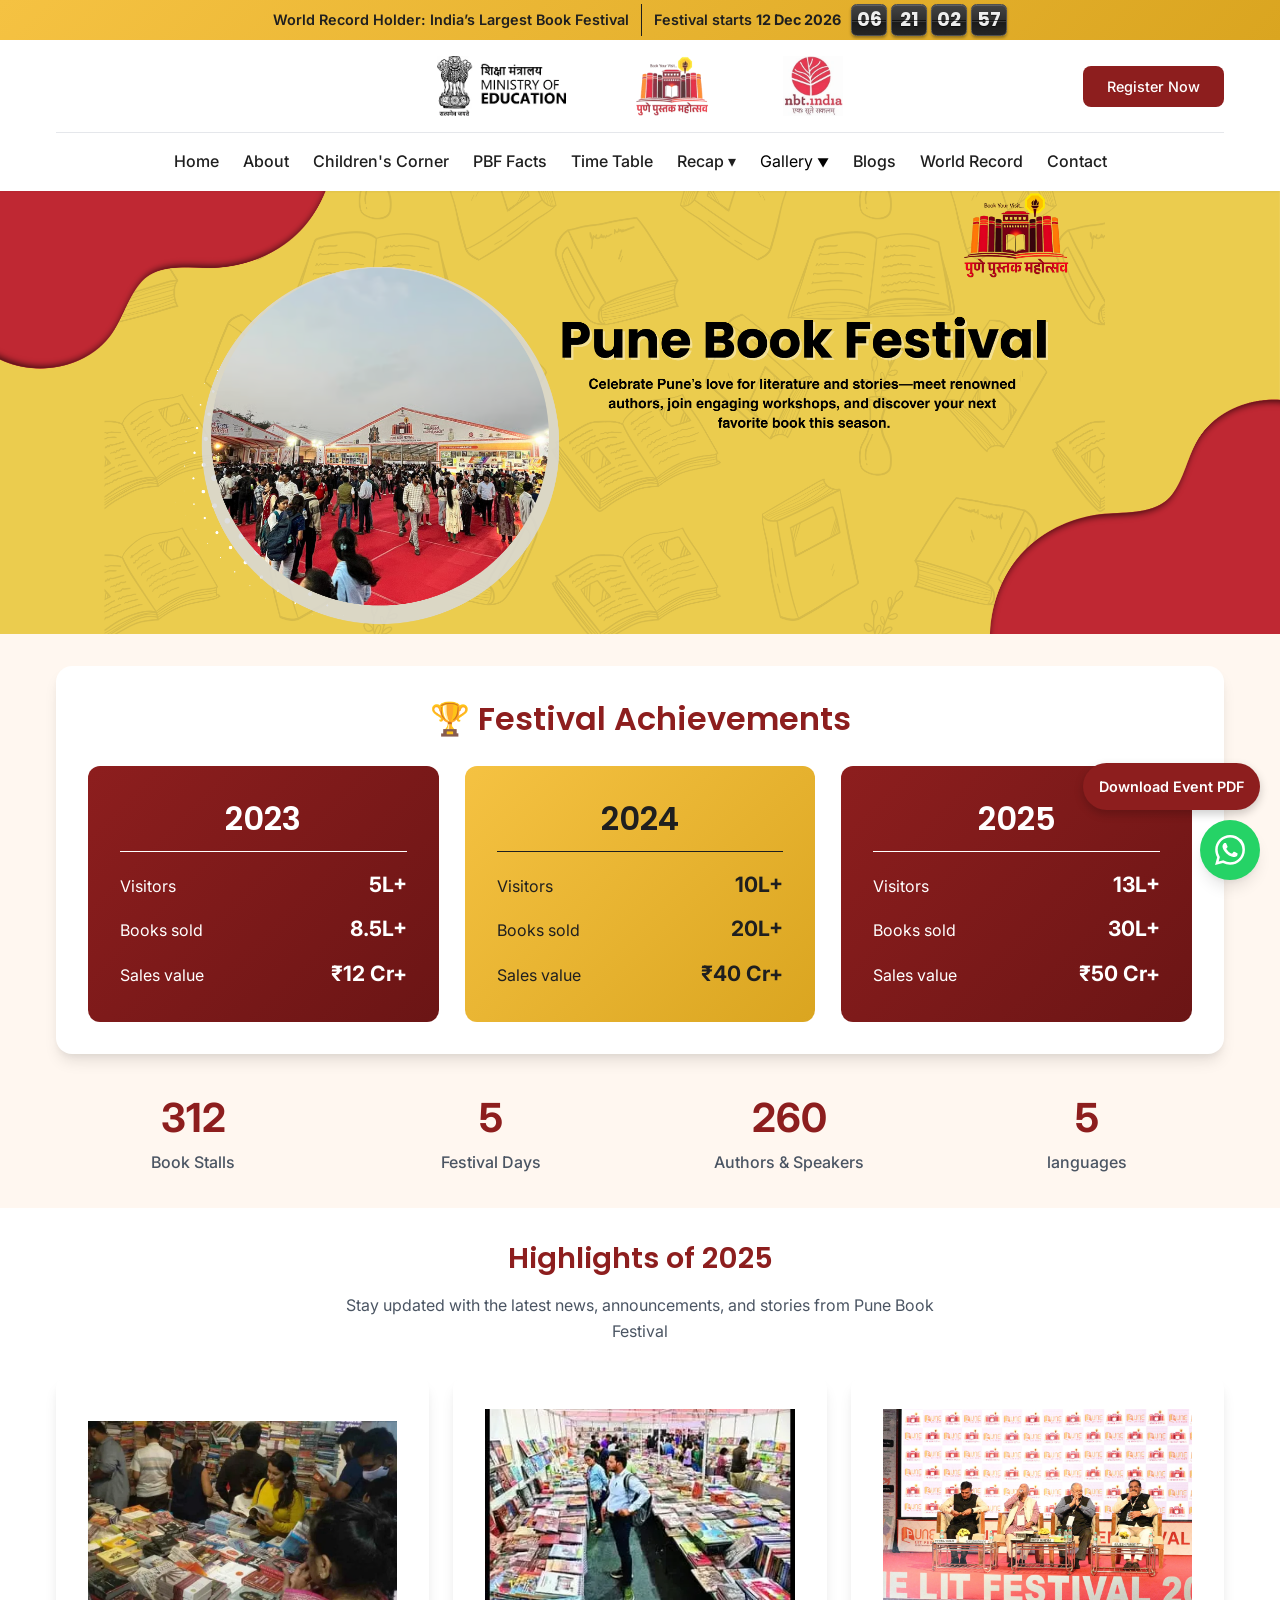
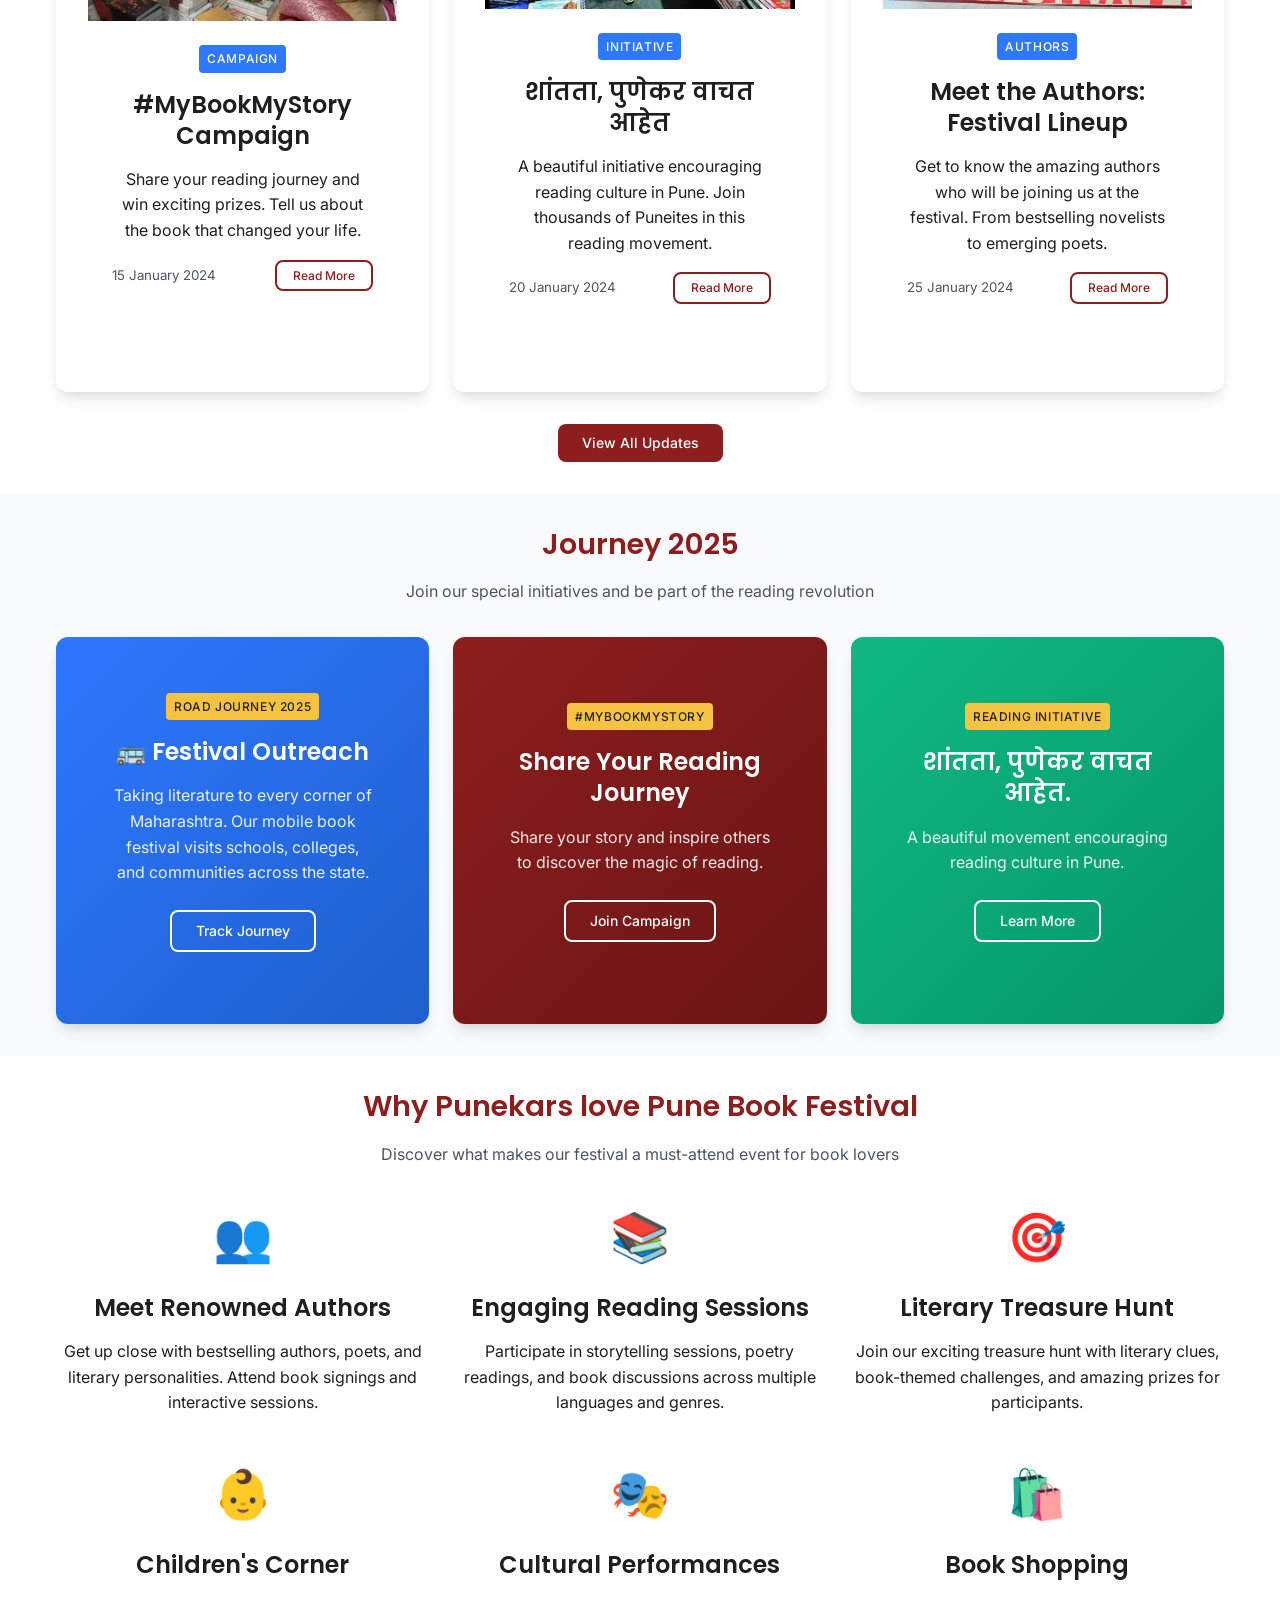
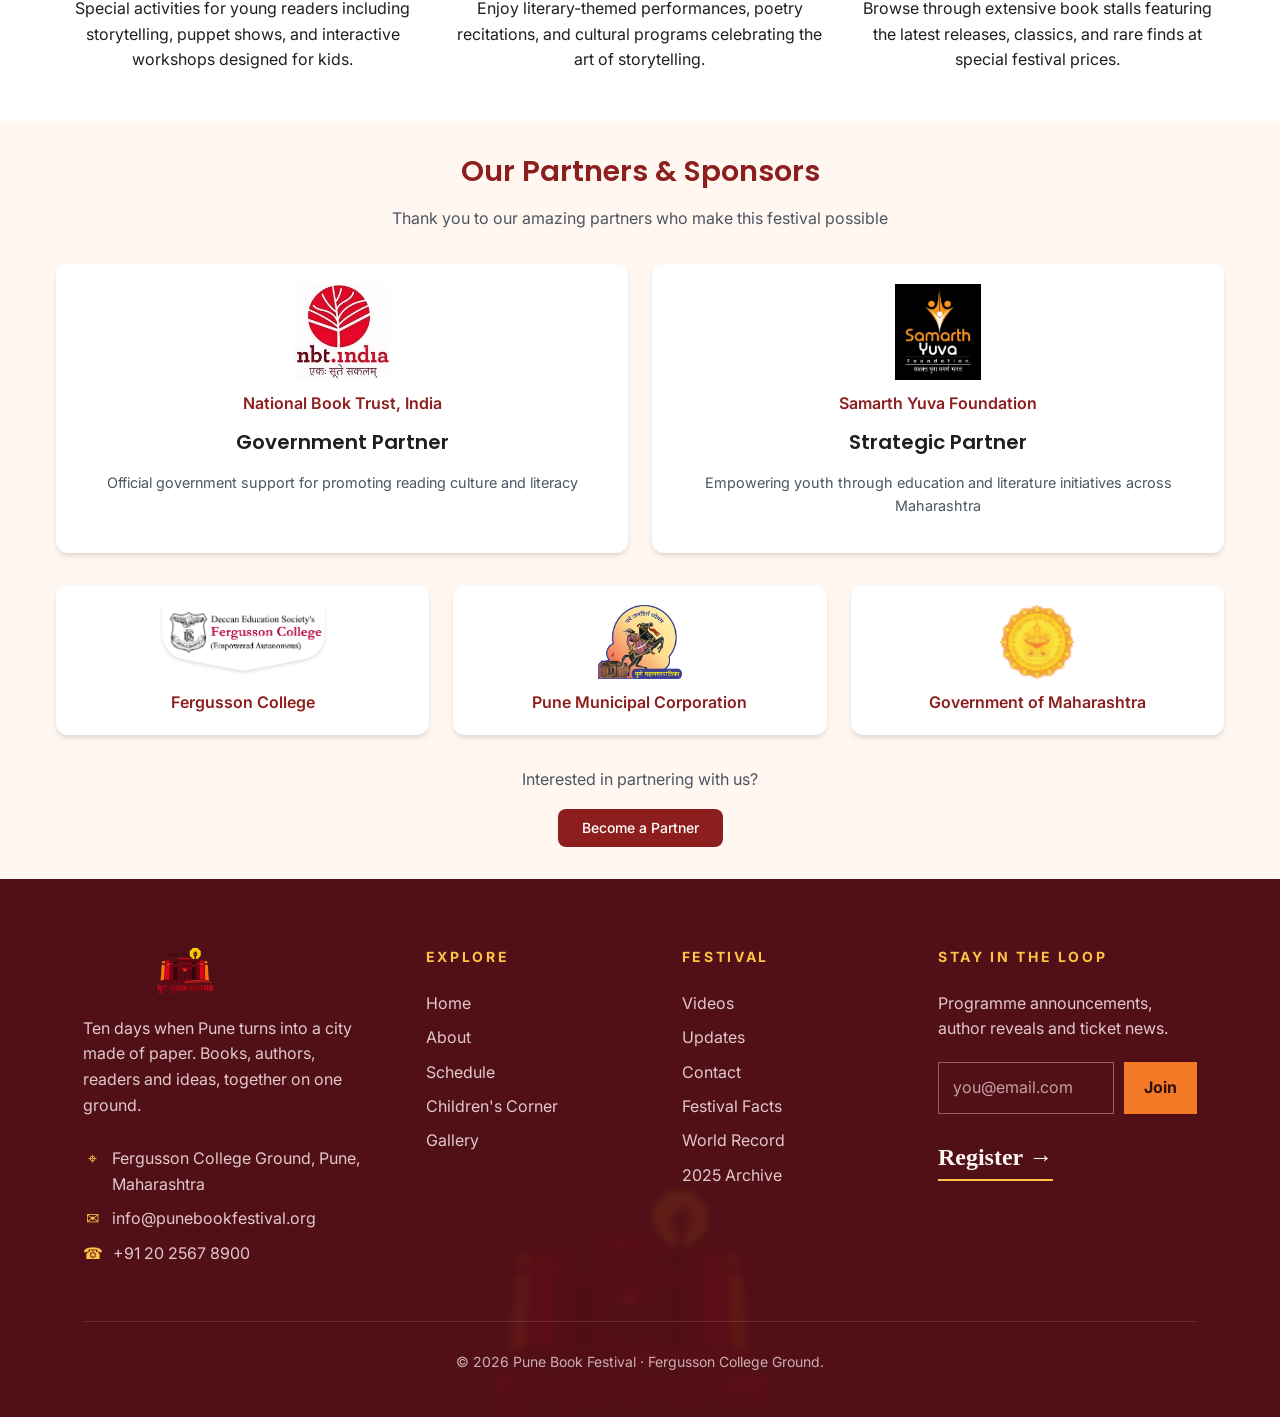
<file: index.html>
<!DOCTYPE html>
<html lang="en">

<head>
    <meta charset="UTF-8">
    <meta name="viewport" content="width=device-width, initial-scale=1.0">
    <meta name="description"
        content="Pune Book Festival 2025 - Celebrating literature, authors, and reading culture in Pune. Join us for author talks, workshops, and literary events.">
    <meta name="keywords"
        content="Pune Book Festival, books, literature, authors, reading, Pune events, literary festival">
    <meta name="author" content="Pune Book Festival">

    <!-- Open Graph Tags -->
    <meta property="og:title" content="Pune Book Festival 2025 - Home">
    <meta property="og:description"
        content="Join us for the biggest literary celebration in Pune. Meet authors, attend workshops, and celebrate the joy of reading.">
    <meta property="og:type" content="website">
    <meta property="og:url" content="https://punebookfestival.org">
    <meta property="og:image" content="assets/Banner/1.png">

    <title>Pune Book Festival 2025 - Home</title>
    <link rel="stylesheet" href="assets/css/style.css?v=mobile-corner-actions">
    <script src="assets/js/countdown.js?v=3" defer></script>
    <link rel="icon" type="image/png" href="assets/favicon.png">

    <style>
        /* Carousel Styling */
        .home-banner-carousel {
            width: 100%;
            overflow: hidden;
            /* Hide images that are not in view */
        }

        .carousel-container {
            width: 100%;
        }

        .carousel-images {
            display: flex;
            width: 100%;
            transition: transform 0.5s ease-in-out;
            /* Smooth sliding transition */
        }

        .carousel-images img {
            width: 100%;
            /* Stretch each image to fill the full width */
            height: auto;
            /* Maintain aspect ratio */
            flex-shrink: 0;
            display: block;
        }
    </style>

    <!-- <style>
    @media (max-width: 768px) {
        .header-logos {
            flex-direction: column;
            text-align: center;
        }
        .header-logos .btn {
            max-width: 100%;
        }
        .header-logos .flex {
            flex: none;
        }
    }
</style> -->

    <!-- <style>
        /* World Record Badge */
        .world-record-banner {
            background: linear-gradient(135deg, #ffcc00 0%, #DAA520 100%);
            color: #333;
            text-align: center;
            padding: 0.5rem 0;
            font-weight: 600;
            font-size: 0.9rem;
            position: sticky;
            top: 0;
            z-index: 1001;
        }

        /* Header Styles */
        .header {
            background-color: #fff;
            box-shadow: 0 4px 8px rgba(0, 0, 0, 0.1);
        }

        .header-logos {
            display: flex;
            justify-content: space-between;
            align-items: center;
            padding: 1rem 2rem;
            border-bottom: 1px solid #ddd;
        }

        .header-logos img {
            height: 60px;
        }

        .header-content {
            justify-content: center;
            text-align: center;
            padding: 1rem;
        }

        .nav {
            list-style: none;
            margin: 0;
            padding: 0;
            display: flex;
            justify-content: center;
            gap: 2rem;
        }

        .nav-links {
            display: flex;
            justify-content: center;
            gap: 2rem;
            padding: 0;
        }

        .nav-item {
            position: relative;
        }

        .nav-link {
            text-decoration: none;
            color: #333;
            font-size: 1rem;
            font-weight: 600;
        }

        .nav-item.has-dropdown .dropdown-menu {
            display: none;
            position: absolute;
            top: 100%;
            left: 0;
            background-color: #fff;
            box-shadow: 0 4px 8px rgba(0, 0, 0, 0.1);
            min-width: 150px;
            z-index: 1000;
        }

        .nav-item.has-dropdown:hover .dropdown-menu {
            display: block;
        }

        .dropdown-menu {
            padding: 1rem;
            list-style: none;
            margin: 0;
        }

        .dropdown-item {
            padding: 0.5rem 1rem;
            text-decoration: none;
            color: #333;
        }

        /* Mobile Menu Toggle */
        .mobile-menu-toggle {
            display: none;
            font-size: 1.5rem;
            background: none;
            border: none;
            cursor: pointer;
        }

        /* Button Styling */
        .btn {
            background-color: #ff6f61;
            color: white;
            padding: 0.75rem 1.5rem;
            font-size: 0.9rem;
            border: none;
            border-radius: 5px;
            cursor: pointer;
        }

        /* Media Queries for Mobile Devices */
        @media (max-width: 768px) {

            /* Header and Logo */
            .header-logos {
                flex-direction: column;
                padding: 1rem;
            }

            .header-logos img {
                margin-bottom: 1rem;
            }

            /* Mobile Menu */
            .nav {
                display: none;
                flex-direction: column;
                gap: 1rem;
                width: 100%;
                padding: 1rem 0;
            }

            .nav-links {
                flex-direction: column;
                padding: 0;
                width: 100%;
            }

            .nav-item {
                text-align: center;
            }

            .nav-item.has-dropdown .dropdown-menu {
                position: static;
                box-shadow: none;
            }

            .mobile-menu-toggle {
                display: block;
                font-size: 1.25rem;
                background-color: #ff6f61;
                color: white;
                padding: 0.5rem 0.75rem;
                line-height: 1;
                border-radius: 999px;
            }

            /* Displaying the dropdown when menu is toggled */
            .nav.active {
                display: flex;
            }
        }
    </style> -->


</head>

<body class="festival-home">
    <!-- World Record Badge -->
    <div class="world-record-banner"
        style="background: linear-gradient(135deg, var(--gold) 0%, #DAA520 100%); color: var(--ink); text-align: center; padding: 0.5rem 0; font-weight: 600; font-size: 0.9rem; position: fixed; top: 0; left: 0; right: 0; z-index: 2000;">
        <span>World Record Holder: India’s Largest Book Festival</span>
        <div class="festival-countdown">
            <p><span id="festival-countdown-label">Festival starts</span> <time datetime="2026-12-12T00:00:00+05:30">12 Dec 2026</time></p>
            <p id="festival-countdown-timer" role="timer" hidden>
                <span class="countdown-tile"><b data-unit="days" aria-hidden="true"></b></span>
                <span class="countdown-tile"><b data-unit="hours" aria-hidden="true"></b></span>
                <span class="countdown-tile"><b data-unit="minutes" aria-hidden="true"></b></span>
                <span class="countdown-tile"><b data-unit="seconds" aria-hidden="true"></b></span>
            </p>
        </div>
    </div>

    <!-- Header -->
    <header class="header">
        <div class="container">
            <!-- Top Row with 3 Logos and Register Button -->
            <div class="header-logos"
                style="display: flex; justify-content: space-between; align-items: center; padding: 1rem 0; border-bottom: 1px solid var(--gray-200);">
                <div style="flex: 1;"></div>
                <div style="display: flex; justify-content: center; align-items: center; gap: 2rem; flex: 1;">
                    <img src="assets/MOE.webp" alt="Pune Book Festival Logo" style="height: 60px;">
                    <img src="assets/PBF logo.webp" alt="Partner Logo 2" style="height: 60px; opacity: 0.8;">
                    <img src="assets/NBT_India_logo.webp" alt="Partner Logo 3" style="height: 60px; opacity: 0.8;">
                </div>
                <!-- Register Now Button -->
                <div style="flex: 1; display: flex; justify-content: flex-end;">
                    <button id="festival-registration" onclick="openRegistrationModal()" class="btn btn-primary"
                        style="padding: 0.75rem 1.5rem; font-size: 0.9rem;">Register Now</button>
                </div>

            </div>

            <div class="header-content" style="justify-content: center;">
                <nav class="nav">
                    <ul class="nav-links">
                        <li class="nav-item"><a href="index.html" class="nav-link">Home</a></li>
                        <li class="nav-item"><a href="about.html" class="nav-link">About</a></li>
                        <li class="nav-item"><a href="childrescorner.html" class="nav-link">Children's Corner</a></li>
                        <li class="nav-item"><a href="pbf-facts.html" class="nav-link">PBF Facts</a></li>
                        <li class="nav-item"><a href="timetable.html" class="nav-link">Time Table</a></li>
                        <li class="nav-item recap-nav">
                            <details>
                                <summary class="nav-link">Recap <span aria-hidden="true">&#9662;</span></summary>
                                <ul class="recap-year-menu">
                                    <li><a class="nav-link" href="/2025">2025</a></li>
                                    <li><a class="nav-link" href="recap.html#recap-2024">2024</a></li>
                                    <li><a class="nav-link" href="recap.html#recap-2023">2023</a></li>
                                </ul>
                            </details>
                        </li>
                        <li class="nav-item has-dropdown">
                            <a href="gallery.html" class="nav-item" style="color: #000;">Gallery <span class="dropdown-arrow">▼</span></a>
                            <div class="dropdown-menu">
                                <a href="photos.html" class="dropdown-item">📸 Photos</a>
                                <a href="videos.html" class="dropdown-item">🎥 Videos</a>
                                <a href="Reels.html" class="dropdown-item">🎬 Reels</a>
                            </div>
                        </li>
                        <li class="nav-item"><a href="blogs.html" class="nav-link">Blogs</a></li>
                        <li class="nav-item"><a href="world-record.html" class="nav-link">World Record</a></li>
                        <li class="nav-item"><a href="contact.html" class="nav-link">Contact</a></li>
                    </ul>
                </nav>
                <button class="mobile-menu-toggle" aria-label="Toggle mobile menu" aria-expanded="false">
                    ☰
                </button>

            </div>

        </div>
    </header>

    <!-- Main Content -->
    <main>
        <!-- Hero Section -->
        <!-- <section class="hero">
            <div class="container">
                <h1>Welcome to Pune Book Festival</h1>
                <p>Discover the joy of reading and connect with fellow book lovers in our vibrant literary community.
                </p>
                <div class="hero-buttons">
                    <a href="about.html" class="btn btn-primary">Learn More</a>
                    <a href="contact.html" class="btn btn-wa btn-lg">Contact Us</a>
                </div> -->

        <!-- Festival Dates -->
        <!-- <div
                    style="margin-top: 2rem; padding: 1rem; background: rgba(255, 255, 255, 0.1); border-radius: 0.5rem; display: inline-block;">
                    <strong>📅 February 15-17, 2024 | 📍 Fergusson College, Pune</strong>
                </div>
            </div>
        </section> -->




        <!-- New Carousel Section for Home Banner -->
        <section class="home-banner-carousel">
            <div class="carousel-container">
                <div class="carousel-images">
                    <img src="assets/Banner/1.png" alt="Pune Book Festival Banner 1" />
                    <img src="assets/Banner/2.png" alt="Pune Book Festival Banner 2" />
                    <img src="assets/Banner/3.png" alt="Pune Book Festival Banner 3" />
                    <img src="assets/Banner/4.png" alt="Pune Book Festival Banner 4" />
                    <img src="assets/Banner/5.png" alt="Pune Book Festival Banner 5" />
                </div>
            </div>
        </section>

        <div class="home-quick-actions">
            <a href="assets/pdf/Pune Lit Fest Brochure.pdf" class="download-float" aria-label="Download Event Timetable PDF" target="_blank" rel="noopener">
                Download Event PDF
            </a>

            <button type="button" class="festival-chat-button" aria-label="Chat with us" title="Chat with us" hidden>
                <span aria-hidden="true"></span>
            </button>

            <!-- WhatsApp Floating Button -->
            <a href="#" class="whatsapp-float" aria-label="Contact us on WhatsApp">
                <svg viewBox="0 0 24 24">
                    <path
                        d="M17.472 14.382c-.297-.149-1.758-.867-2.03-.967-.273-.099-.471-.148-.67.15-.197.297-.767.966-.94 1.164-.173.199-.347.223-.644.075-.297-.15-1.255-.463-2.39-1.475-.883-.788-1.48-1.761-1.653-2.059-.173-.297-.018-.458.13-.606.134-.133.298-.347.446-.52.149-.174.198-.298.298-.497.099-.198.05-.371-.025-.52-.075-.149-.669-1.612-.916-2.207-.242-.579-.487-.5-.669-.51-.173-.008-.371-.01-.57-.01-.198 0-.52.074-.792.372-.272.297-1.04 1.016-1.04 2.479 0 1.462 1.065 2.875 1.213 3.074.149.198 2.096 3.2 5.077 4.487.709.306 1.262.489 1.694.625.712.227 1.36.195 1.871.118.571-.085 1.758-.719 2.006-1.413.248-.694.248-1.289.173-1.413-.074-.124-.272-.198-.57-.347m-5.421 7.403h-.004a9.87 9.87 0 01-5.031-1.378l-.361-.214-3.741.982.998-3.648-.235-.374a9.86 9.86 0 01-1.51-5.26c.001-5.45 4.436-9.884 9.888-9.884 2.64 0 5.122 1.03 6.988 2.898a9.825 9.825 0 012.893 6.994c-.003 5.45-4.437 9.884-9.885 9.884m8.413-18.297A11.815 11.815 0 0012.05 0C5.495 0 .16 5.335.157 11.892c0 2.096.547 4.142 1.588 5.945L.057 24l6.305-1.654a11.882 11.882 0 005.683 1.448h.005c6.554 0 11.89-5.335 11.893-11.893A11.821 11.821 0 0020.885 3.488" />
                </svg>
            </a>
        </div>

        <!-- Stats Counter with Register Button and Countdown -->
        <section class="section" style="background-color: var(--cream); padding: 2rem 0;">
            <div class="container">
                <section class="festival-achievements" aria-labelledby="festival-achievements-title">
                    <h2 id="festival-achievements-title"><span aria-hidden="true">&#x1F3C6;</span> Festival Achievements</h2>
                    <article class="festival-achievement-card">
                        <h3>2023</h3>
                        <dl>
                            <div><dt>Visitors</dt><dd>5L+</dd></div>
                            <div><dt>Books sold</dt><dd>8.5L+</dd></div>
                            <div><dt>Sales value</dt><dd>&#8377;12 Cr+</dd></div>
                        </dl>
                    </article>
                    <article class="festival-achievement-card">
                        <h3>2024</h3>
                        <dl>
                            <div><dt>Visitors</dt><dd>10L+</dd></div>
                            <div><dt>Books sold</dt><dd>20L+</dd></div>
                            <div><dt>Sales value</dt><dd>&#8377;40 Cr+</dd></div>
                        </dl>
                    </article>
                    <article class="festival-achievement-card">
                        <h3>2025</h3>
                        <dl>
                            <div><dt>Visitors</dt><dd>13L+</dd></div>
                            <div><dt>Books sold</dt><dd>30L+</dd></div>
                            <div><dt>Sales value</dt><dd>&#8377;50 Cr+</dd></div>
                        </dl>
                    </article>
                </section>

                <div class="grid grid-4">
                    <div class="text-center">
                        <div class="counter-number" data-target="600"
                            style="font-size: 2.5rem; font-weight: 700; color: var(--maroon);">600+</div>
                        <div style="color: var(--gray-600); font-weight: 500;">Book Stalls</div>
                    </div>
                    <div class="text-center">
                        <div class="counter-number" data-target="10"
                            style="font-size: 2.5rem; font-weight: 700; color: var(--maroon);">10</div>
                        <div style="color: var(--gray-600); font-weight: 500;">Festival Days</div>
                    </div>
                    <div class="text-center">
                        <div class="counter-number" data-target="500"
                            style="font-size: 2.5rem; font-weight: 700; color: var(--maroon);">500+</div>
                        <div style="color: var(--gray-600); font-weight: 500;">Authors & Speakers</div>
                    </div>
                    <div class="text-center">
                        <div class="counter-number" data-target="10"
                            style="font-size: 2.5rem; font-weight: 700; color: var(--maroon);">10+</div>
                        <div style="color: var(--gray-600); font-weight: 500;">languages</div>
                    </div>
                </div>
            </div>
        </section>

        <!-- Latest Updates -->
        <section class="section">
            <div class="container">
                <div class="section-header">
                    <h2 class="section-title">Highlights of 2025</h2>
                    <p class="section-subtitle">Stay updated with the latest news, announcements, and stories from Pune
                        Book Festival</p>
                </div>

                <div class="updates-grid grid grid-3">
                    <!-- Updates will be loaded by JavaScript -->
                </div>

                <div class="text-center" style="margin-top: 2rem;">
                    <a href="blogs.html" class="btn btn-primary">View All Updates</a>
                </div>
            </div>
        </section>

        <!-- Road Journey 2025 & Campaign Tiles -->
        <section class="section" style="background-color: var(--gray-50);">
            <div class="container">
                <div class="section-header">
                    <h2 class="section-title">Journey 2025</h2>
                    <p class="section-subtitle">Join our special initiatives and be part of the reading revolution</p>
                </div>

                <div class="grid grid-3">
                    <!-- Road Journey 2025 -->
                    <div class="card"
                        style="background: linear-gradient(135deg, var(--accent) 0%, #1E5FCC 100%); color: white;">
                        <div class="card-body">
                            <div class="badge"
                                style="background-color: var(--gold); color: var(--ink); margin-bottom: 1rem;">Road
                                Journey 2025</div>
                            <h3 style="color: white; margin-bottom: 1rem;">🚌 Festival Outreach</h3>
                            <p style="margin-bottom: 1.5rem; opacity: 0.9;">Taking literature to every corner of
                                Maharashtra. Our mobile book festival visits schools, colleges, and communities across
                                the state.</p>
                            <a href="blogs.html#road-journey" class="btn btn-outline"
                                style="color: white; border-color: white;">Track Journey</a>
                        </div>
                    </div>

                    <!-- #MyBookMyStory Campaign -->
                    <div class="card"
                        style="background: linear-gradient(135deg, var(--maroon) 0%, #6B1515 100%); color: white;">
                        <div class="card-body">
                            <div class="badge"
                                style="background-color: var(--gold); color: var(--ink); margin-bottom: 1rem;">
                                #MyBookMyStory</div>
                            <h3 style="color: white; margin-bottom: 1rem;">Share Your Reading Journey</h3>
                            <p style="margin-bottom: 1.5rem; opacity: 0.9;"> Share your story and inspire others to
                                discover the magic of reading.
                            </p>
                            <a href="blogs.html#post-1" class="btn btn-outline"
                                style="color: white; border-color: white;">Join Campaign</a>
                        </div>
                    </div>

                    <!-- Marathi Reading Initiative -->
                    <div class="card"
                        style="background: linear-gradient(135deg, #10B981 0%, #059669 100%); color: white;">
                        <div class="card-body">
                            <div class="badge"
                                style="background-color: var(--gold); color: var(--ink); margin-bottom: 1rem;">Reading
                                Initiative</div>
                            <h3 style="color: white; margin-bottom: 1rem;">शांतता, पुणेकर वाचत आहेत.</h3>
                            <p style="margin-bottom: 1.5rem; opacity: 0.9;">A beautiful movement encouraging reading
                                culture in Pune.</p>
                            <a href="blogs.html#post-2" class="btn btn-outline"
                                style="color: white; border-color: white;">Learn More</a>
                        </div>
                    </div>
                </div>
            </div>
        </section>

        <!-- Why Visit Section -->
        <section class="section">
            <div class="container">
                <div class="section-header">
                    <h2 class="section-title">Why Punekars love Pune Book Festival</h2>
                    <p class="section-subtitle">Discover what makes our festival a must-attend event for book lovers</p>
                </div>

                <div class="grid grid-3">
                    <div class="text-center">
                        <div style="font-size: 3rem; margin-bottom: 1rem;">👥</div>
                        <h3>Meet Renowned Authors</h3>
                        <p>Get up close with bestselling authors, poets, and literary personalities. Attend book
                            signings and interactive sessions.</p>
                    </div>

                    <div class="text-center">
                        <div style="font-size: 3rem; margin-bottom: 1rem;">📚</div>
                        <h3>Engaging Reading Sessions</h3>
                        <p>Participate in storytelling sessions, poetry readings, and book discussions across multiple
                            languages and genres.</p>
                    </div>

                    <div class="text-center">
                        <div style="font-size: 3rem; margin-bottom: 1rem;">🎯</div>
                        <h3>Literary Treasure Hunt</h3>
                        <p>Join our exciting treasure hunt with literary clues, book-themed challenges, and amazing
                            prizes for participants.</p>
                    </div>

                    <div class="text-center">
                        <div style="font-size: 3rem; margin-bottom: 1rem;">👶</div>
                        <h3>Children's Corner</h3>
                        <p>Special activities for young readers including storytelling, puppet shows, and interactive
                            workshops designed for kids.</p>
                    </div>

                    <div class="text-center">
                        <div style="font-size: 3rem; margin-bottom: 1rem;">🎭</div>
                        <h3>Cultural Performances</h3>
                        <p>Enjoy literary-themed performances, poetry recitations, and cultural programs celebrating the
                            art of storytelling.</p>
                    </div>

                    <div class="text-center">
                        <div style="font-size: 3rem; margin-bottom: 1rem;">🛍️</div>
                        <h3>Book Shopping</h3>
                        <p>Browse through extensive book stalls featuring the latest releases, classics, and rare finds
                            at special festival prices.</p>
                    </div>
                </div>
            </div>
        </section>

        <!-- Partners Section -->
        <section class="section" style="background-color: var(--cream);">
            <div class="container">
                <div class="section-header">
                    <h2 class="section-title">Our Partners & Sponsors</h2>
                    <p class="section-subtitle">Thank you to our amazing partners who make this festival possible</p>
                </div>

                <div class="featured-partners">
                    <div class="grid grid-2">
                        <article class="partner-card">
                            <a class="partner-logo-link" href="https://www.nbtindia.gov.in/" target="_blank" rel="noopener noreferrer">
                                <img src="assets/NBT_India_logo.webp" alt="" loading="lazy">
                                <span>National Book Trust, India</span>
                            </a>
                            <h4>Government Partner</h4>
                            <p>Official government support for promoting reading culture and literacy</p>
                        </article>
                        <article class="partner-card">
                            <a class="partner-logo-link" href="https://samarthyuvafoundation.com/Home/PuneBookFestival" target="_blank" rel="noopener noreferrer">
                                <img src="assets/partners/samarth-yuva.png" alt="" loading="lazy">
                                <span>Samarth Yuva Foundation</span>
                            </a>
                            <h4>Strategic Partner</h4>
                            <p>Empowering youth through education and literature initiatives across Maharashtra</p>
                        </article>
                    </div>
                </div>

                <div class="grid grid-3 partner-grid">
                    <a class="partner-logo-link" href="https://fergusson.edu/" target="_blank" rel="noopener noreferrer">
                        <img src="assets/partners/fergusson-college.png" alt="" loading="lazy">
                        <span>Fergusson College</span>
                    </a>
                    <a class="partner-logo-link" href="https://www.pmc.gov.in/" target="_blank" rel="noopener noreferrer">
                        <img src="assets/partners/pune-municipal-corporation.png" alt="" loading="lazy">
                        <span>Pune Municipal Corporation</span>
                    </a>
                    <a class="partner-logo-link" href="https://www.maharashtra.gov.in/" target="_blank" rel="noopener noreferrer">
                        <img src="assets/partners/maharashtra-government.png" alt="" loading="lazy">
                        <span>Government of Maharashtra</span>
                    </a>
                </div>

                <!-- Partnership CTA -->
                <div class="text-center" style="margin-top: 2rem;">
                    <p style="color: var(--gray-600); margin-bottom: 1rem;">Interested in partnering with us?</p>
                    <a href="contact.html" class="btn btn-primary">Become a Partner</a>
                </div>
            </div>
        </section>
    </main>

    <footer class="festival-footer">
        <div class="festival-footer-inner">
            <div class="festival-footer-grid">
                <div class="festival-footer-intro">
                    <a class="festival-footer-brand" href="index.html">
                        <img src="assets/PBF%20logo.webp" alt="Pune Book Festival" width="120" height="100" loading="lazy">
                    </a>
                    <p>Ten days when Pune turns into a city made of paper. Books, authors, readers and ideas, together on one ground.</p>
                    <address class="festival-footer-contact">
                        <a href="https://maps.google.com/maps/dir//Fergusson+College,+Shivajinagar,+Pune"><span aria-hidden="true">&#x2316;</span>Fergusson College Ground, Pune, Maharashtra</a>
                        <a href="mailto:info@punebookfestival.org"><span aria-hidden="true">&#x2709;</span>info@punebookfestival.org</a>
                        <a href="tel:+912025678900"><span aria-hidden="true">&#x260E;</span>+91 20 2567 8900</a>
                    </address>
                </div>
                <nav aria-label="Explore">
                    <h2>Explore</h2>
                    <ul>
                        <li><a href="index.html">Home</a></li>
                        <li><a href="about.html">About</a></li>
                        <li><a href="timetable.html">Schedule</a></li>
                        <li><a href="childrescorner.html">Children's Corner</a></li>
                        <li><a href="gallery.html">Gallery</a></li>
                    </ul>
                </nav>
                <nav aria-label="Festival">
                    <h2>Festival</h2>
                    <ul>
                        <li><a href="videos.html">Videos</a></li>
                        <li><a href="blogs.html">Updates</a></li>
                        <li><a href="contact.html">Contact</a></li>
                        <li><a href="pbf-facts.html">Festival Facts</a></li>
                        <li><a href="world-record.html">World Record</a></li>
                        <li><a href="/2025">2025 Archive</a></li>
                    </ul>
                </nav>
                <section aria-labelledby="festival-footer-newsletter">
                    <h2 id="festival-footer-newsletter">Stay in the loop</h2>
                    <p>Programme announcements, author reveals and ticket news.</p>
                    <form class="festival-footer-signup" action="mailto:info@punebookfestival.org?subject=Newsletter%20signup" method="post" enctype="text/plain">
                        <input type="email" name="email" aria-label="Email address" placeholder="you@email.com" autocomplete="email" required>
                        <button type="submit" title="Send a signup request using your email app">Join</button>
                    </form>
                    <a class="festival-footer-register" href="index.html#festival-registration">Register <span aria-hidden="true">&rarr;</span></a>
                </section>
            </div>
            <p class="festival-footer-bottom">&copy; 2026 Pune Book Festival &middot; Fergusson College Ground.</p>
        </div>
    </footer>

    <!-- Registration Modal -->
    <div id="registrationModal" class="modal"
        style="display: none; position: fixed; z-index: 10000; left: 0; top: 0; width: 100%; height: 100%; background-color: rgba(0,0,0,0.5);">
        <div class="modal-content"
            style="background-color: white; margin: 5% auto; padding: 0; border-radius: 1rem; width: 90%; max-width: 500px; box-shadow: 0 20px 60px rgba(0,0,0,0.3); position: relative; max-height: 90vh; overflow-y: auto;">
            <div
                style="background: linear-gradient(135deg, var(--maroon) 0%, #6B1515 100%); color: white; padding: 2rem; border-radius: 1rem 1rem 0 0; text-align: center; position: relative;">
                <button onclick="closeRegistrationModal()"
                    style="position: absolute; top: 1rem; right: 1rem; background: rgba(255,255,255,0.2); border: none; color: white; font-size: 1.5rem; width: 40px; height: 40px; border-radius: 50%; cursor: pointer; display: flex; align-items: center; justify-content: center;">&times;</button>
                <h2 style="margin: 0; font-size: 1.8rem;">🎉 Register for PBF 2025</h2>
                <p style="margin: 0.5rem 0 0 0; opacity: 0.9;">Join India's Largest Book Festival</p>
            </div>
            <div style="padding: 2rem;">
                <form id="registrationForm" onsubmit="submitRegistration(event)">
                    <div style="margin-bottom: 1.5rem;">
                        <label style="display: block; margin-bottom: 0.5rem; font-weight: 600; color: var(--ink);">Full
                            Name *</label>
                        <input type="text" name="fullName" required
                            style="width: 100%; padding: 0.75rem; border: 2px solid var(--gray-300); border-radius: 0.5rem; font-size: 1rem;"
                            placeholder="Enter your full name">
                    </div>
                    <div style="margin-bottom: 1.5rem;">
                        <label style="display: block; margin-bottom: 0.5rem; font-weight: 600; color: var(--ink);">Email
                            Address *</label>
                        <input type="email" name="email" required
                            style="width: 100%; padding: 0.75rem; border: 2px solid var(--gray-300); border-radius: 0.5rem; font-size: 1rem;"
                            placeholder="Enter your email">
                    </div>
                    <div style="margin-bottom: 1.5rem;">
                        <label style="display: block; margin-bottom: 0.5rem; font-weight: 600; color: var(--ink);">Phone
                            Number *</label>
                        <input type="tel" name="phone" required
                            style="width: 100%; padding: 0.75rem; border: 2px solid var(--gray-300); border-radius: 0.5rem; font-size: 1rem;"
                            placeholder="Enter your phone number">
                    </div>
                    <button type="submit"
                        style="width: 100%; background: linear-gradient(135deg, var(--maroon) 0%, #6B1515 100%); color: white; border: none; padding: 1rem; border-radius: 0.5rem; font-size: 1.1rem; font-weight: 600; cursor: pointer; margin-bottom: 0.75rem;">Register
                        Now 🎉</button>
                    <button type="button" onclick="closeRegistrationModal()"
                        style="width: 100%; padding: 0.85rem; background-color: #e5e7eb; color: #374151; border: none; border-radius: 0.5rem; font-size: 0.95rem; font-weight: 500; cursor: pointer;">Close</button>
                </form>
            </div>
        </div>
    </div>


    <script src="assets/js/app.js"></script>
    <script>
        function openRegistrationModal() {
            document.getElementById('registrationModal').style.display = 'block';
            document.body.style.overflow = 'hidden';
        }
        function closeRegistrationModal() {
            document.getElementById('registrationModal').style.display = 'none';
            document.body.style.overflow = 'auto';
        }
        function submitRegistration(event) {
            event.preventDefault();
            const formData = new FormData(event.target);
            const data = Object.fromEntries(formData);
            console.log('Registration Data:', data);
            alert('🎉 Registration successful! Welcome to Pune Book Festival 2025.');
            closeRegistrationModal();
            event.target.reset();
        }

        // Close modal when clicking outside
        window.onclick = function (event) {
            const modal = document.getElementById('registrationModal');
            if (event.target === modal) {
                closeRegistrationModal();
            }
        }

        // Add focus styles for form inputs
        document.addEventListener('DOMContentLoaded', function () {
            const inputs = document.querySelectorAll('#registrationForm input, #registrationForm select');
            inputs.forEach(input => {
                input.addEventListener('focus', function () {
                    this.style.borderColor = 'var(--maroon)';
                    this.style.boxShadow = '0 0 0 3px rgba(139, 69, 19, 0.1)';
                });
                input.addEventListener('blur', function () {
                    this.style.borderColor = 'var(--gray-300)';
                    this.style.boxShadow = 'none';
                });
            });
        });
    </script>

    <script>
        const carouselImages = document.querySelector('.carousel-images');
        const images = carouselImages.getElementsByTagName('img');
        let index = 0;

        function slide() {
            index++;
            if (index >= images.length) {
                index = 0; // Reset to the first image after the last one
            }

            const offset = -index * 100; // Move left by 100% of the width of one image
            carouselImages.style.transform = `translateX(${offset}%)`; // Move images to show the next one
        }

        // Set the interval for auto slide
        setInterval(slide, 3000); // 3000ms = 3 seconds
    </script>

    <!-- Registration Modal Script -->
    <script>
        function openRegistrationModal() {
            alert("Open Registration Modal");
        }

        // Mobile Menu Toggle
        function toggleMobileMenu() {
            const nav = document.querySelector('.nav');
            nav.classList.toggle('active');
        }
    </script>

    <script>
        document.addEventListener('tidioChat-ready', () => {
            const chat = window.tidioChatApi;
            const button = document.querySelector('.festival-chat-button');

            chat.adjustStyles('#tidio { left: 0 !important; right: auto !important; }');
            chat.hide();
            button.hidden = false;

            chat.on('close', () => {
                chat.hide();
                button.hidden = false;
                button.focus();
            });

            button.addEventListener('click', () => {
                button.hidden = true;
                chat.show();
                chat.open();
            });
        }, { once: true });
    </script>
    <script src="//code.tidio.co/ylab7z27w67g45gizy8lanlxhof6rbpl.js" async></script>
    <script>
        //Function to open the registration modal
        function openRegistrationModal() {
            document.getElementById('registrationModal').style.display = 'block';  // Display the modal
            document.body.style.overflow = 'hidden';  // Prevent background scrolling
        }

        // Function to close the registration modal
        function closeRegistrationModal() {
            document.getElementById('registrationModal').style.display = 'none';  // Hide the modal
            document.body.style.overflow = 'auto';  // Enable background scrolling again
        }

        // Form submission handling (Optional)
        document.getElementById('registrationForm').addEventListener('submit', function (event) {
            event.preventDefault(); // Prevent the default form submission
            alert('🎉 Registration successful! Welcome to Pune Book Festival 2025.');
            closeRegistrationModal();  // Close the modal after submission
            event.target.reset();  // Reset the form
        });

    </script>


</body>

</html>
</file>
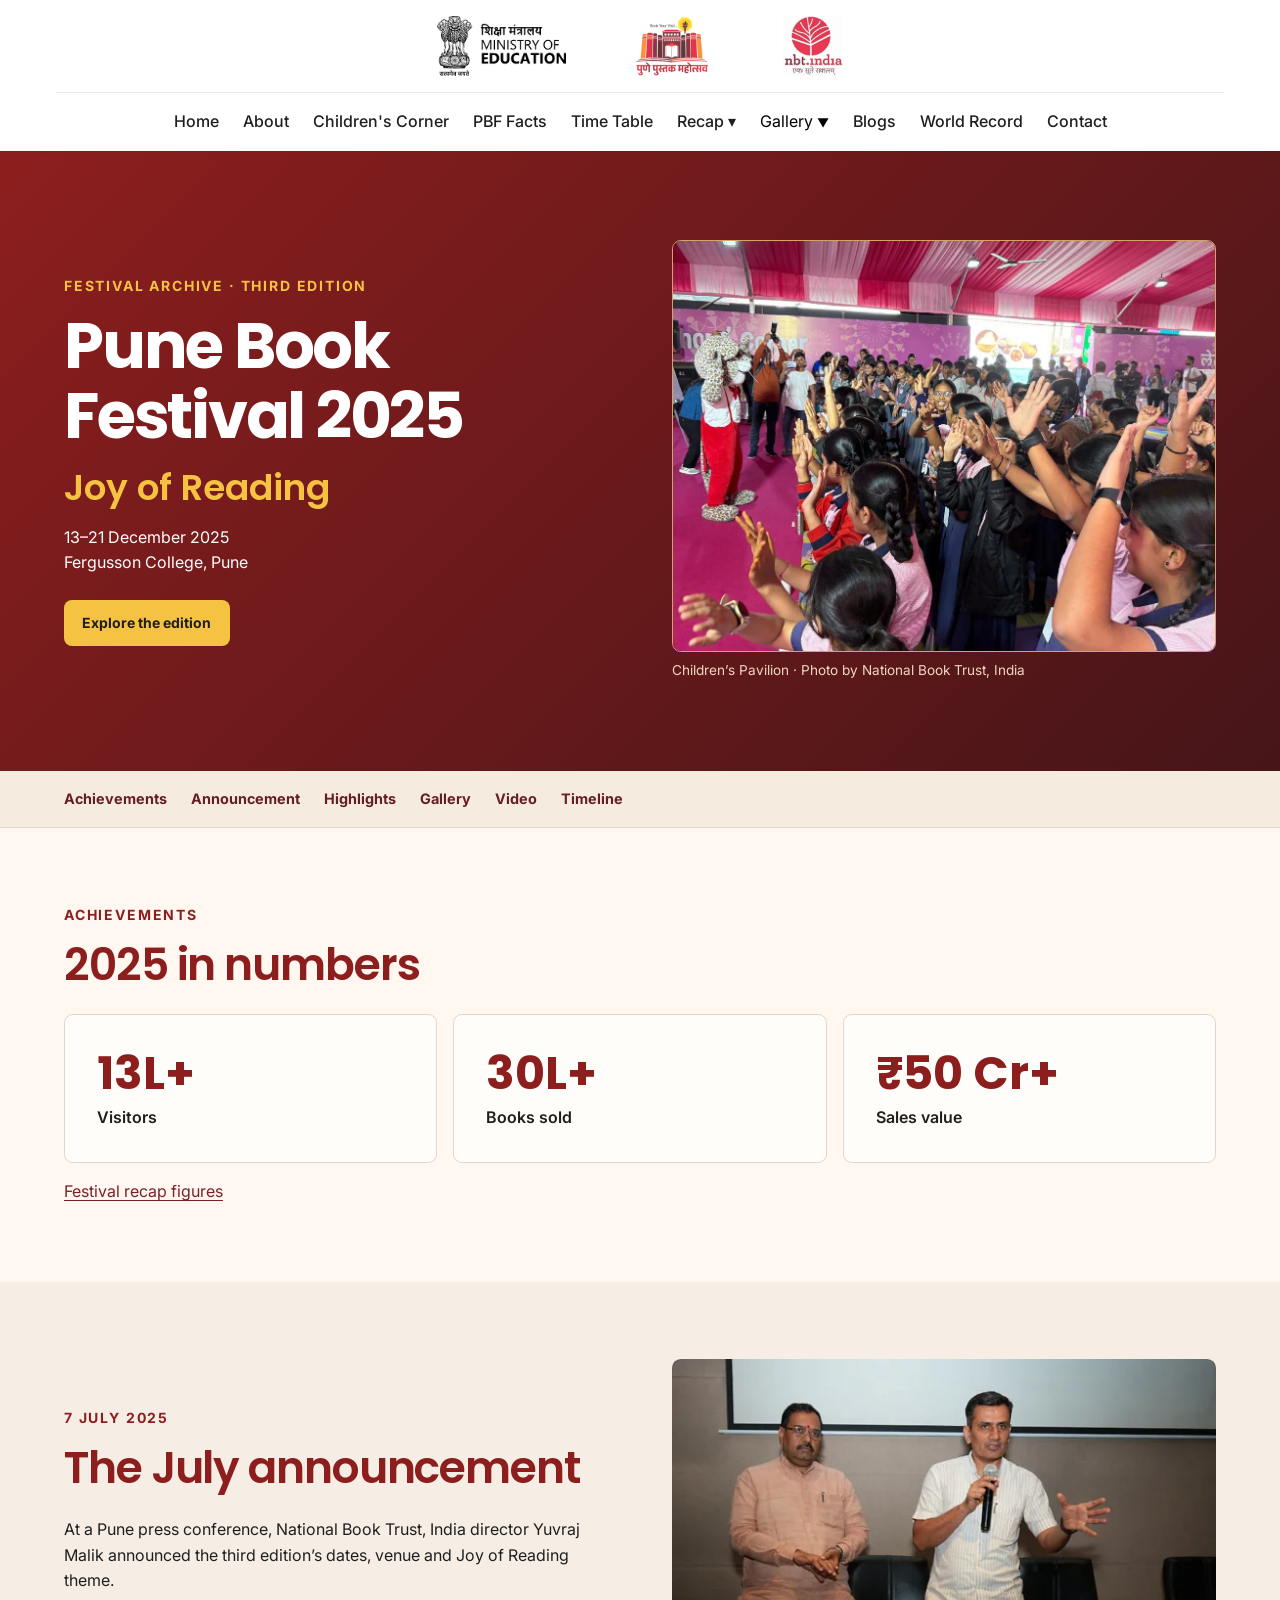
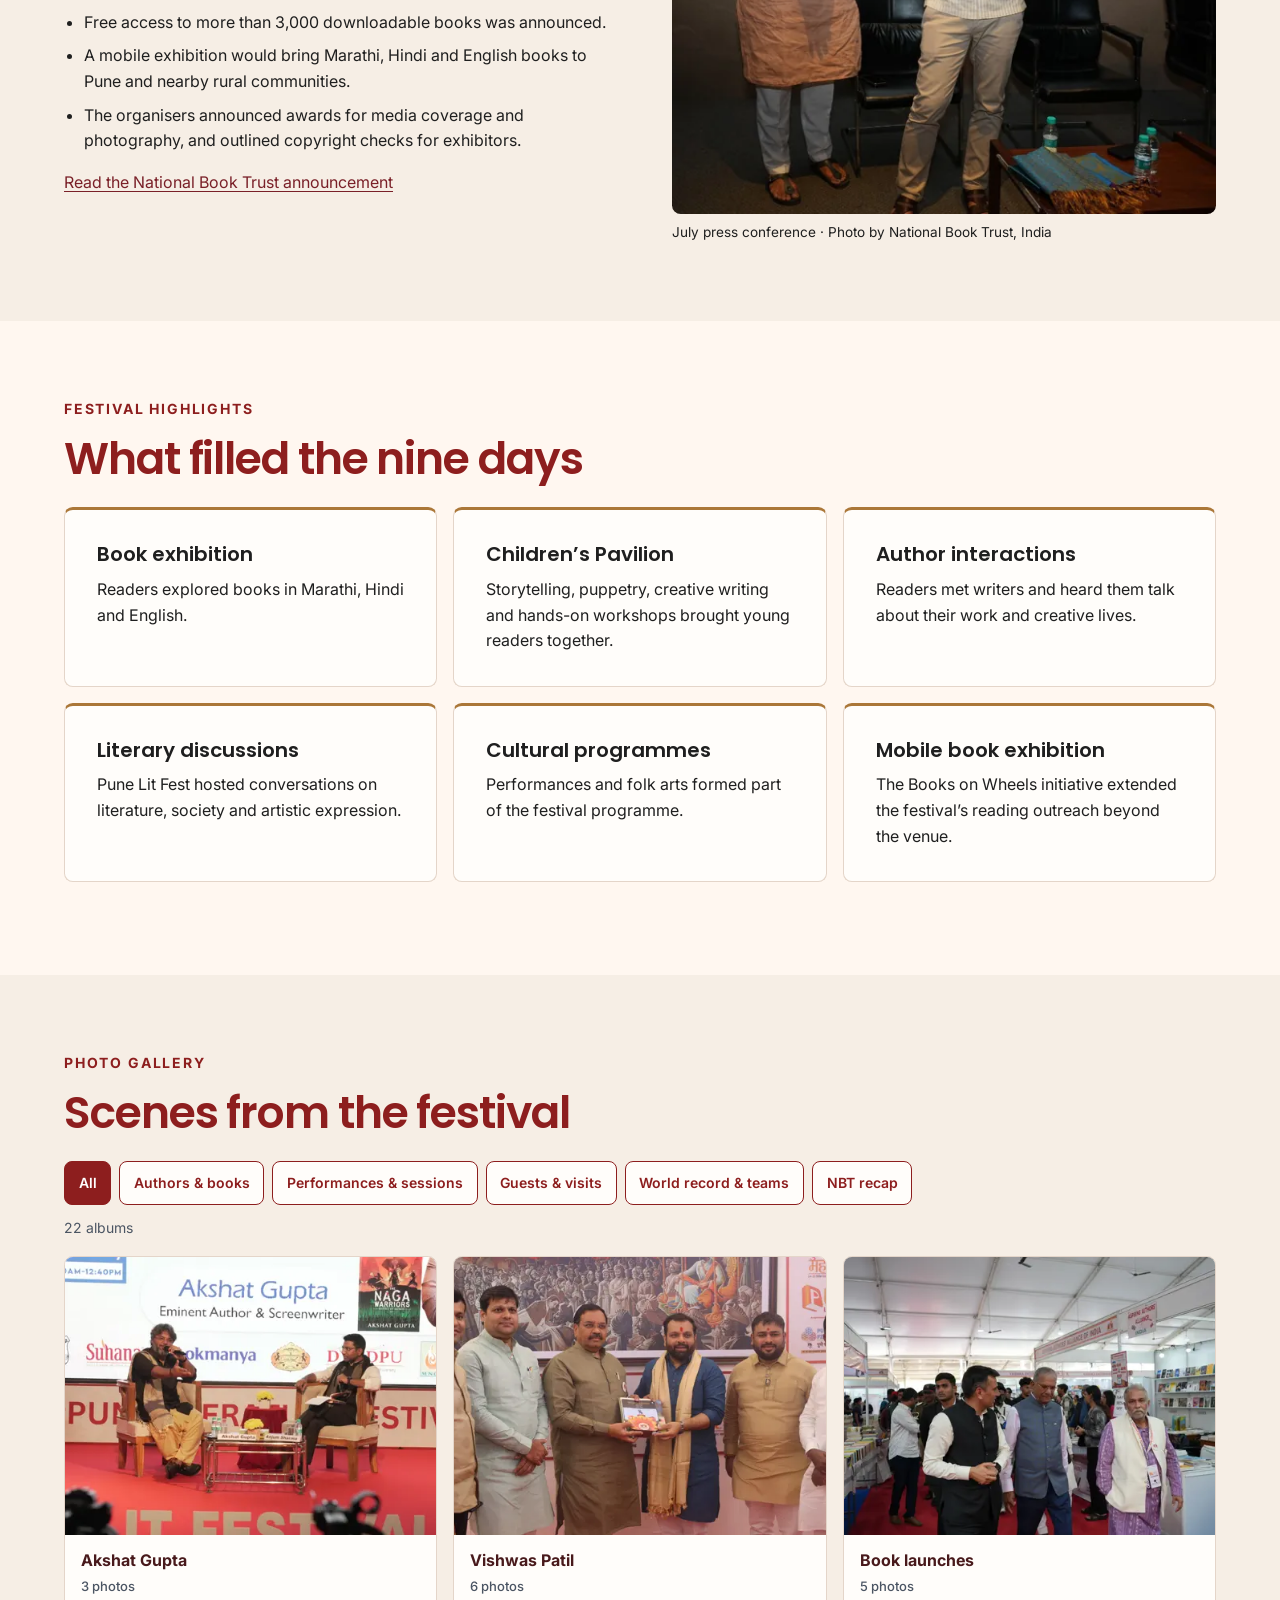
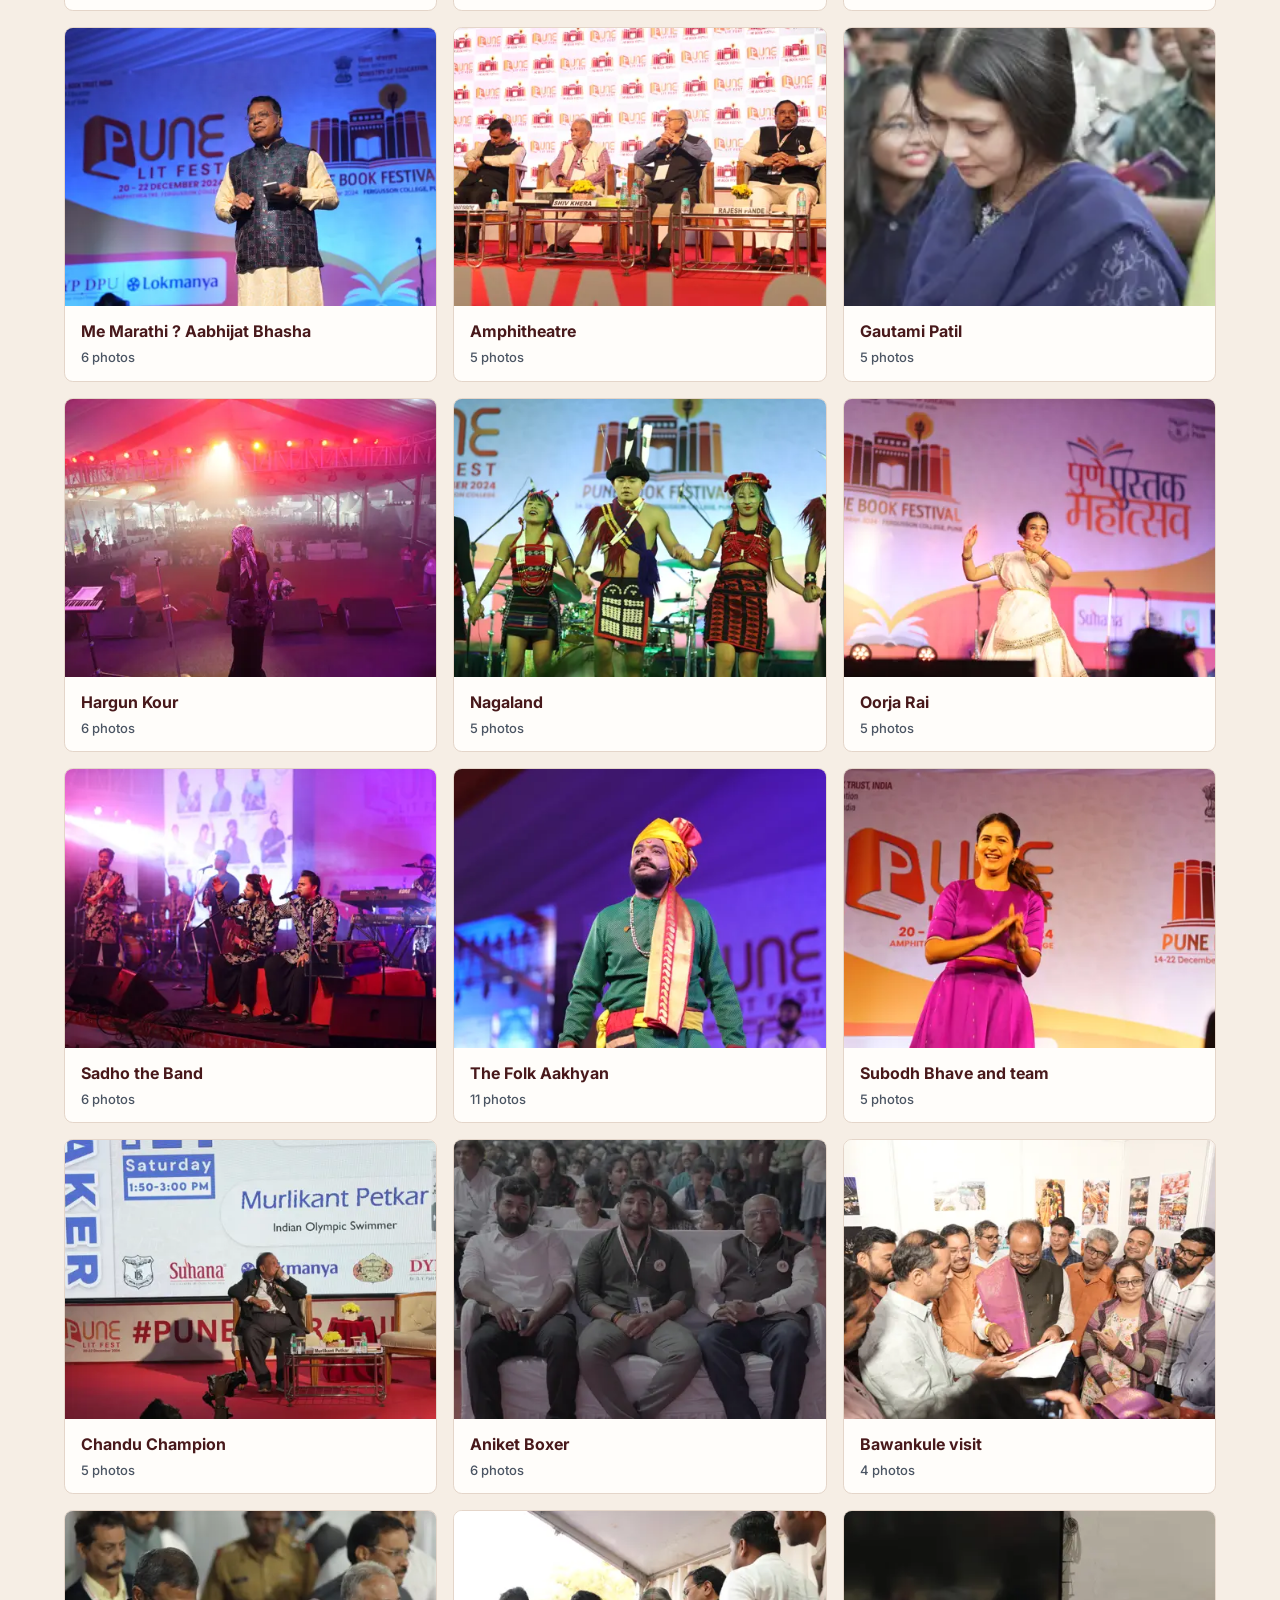
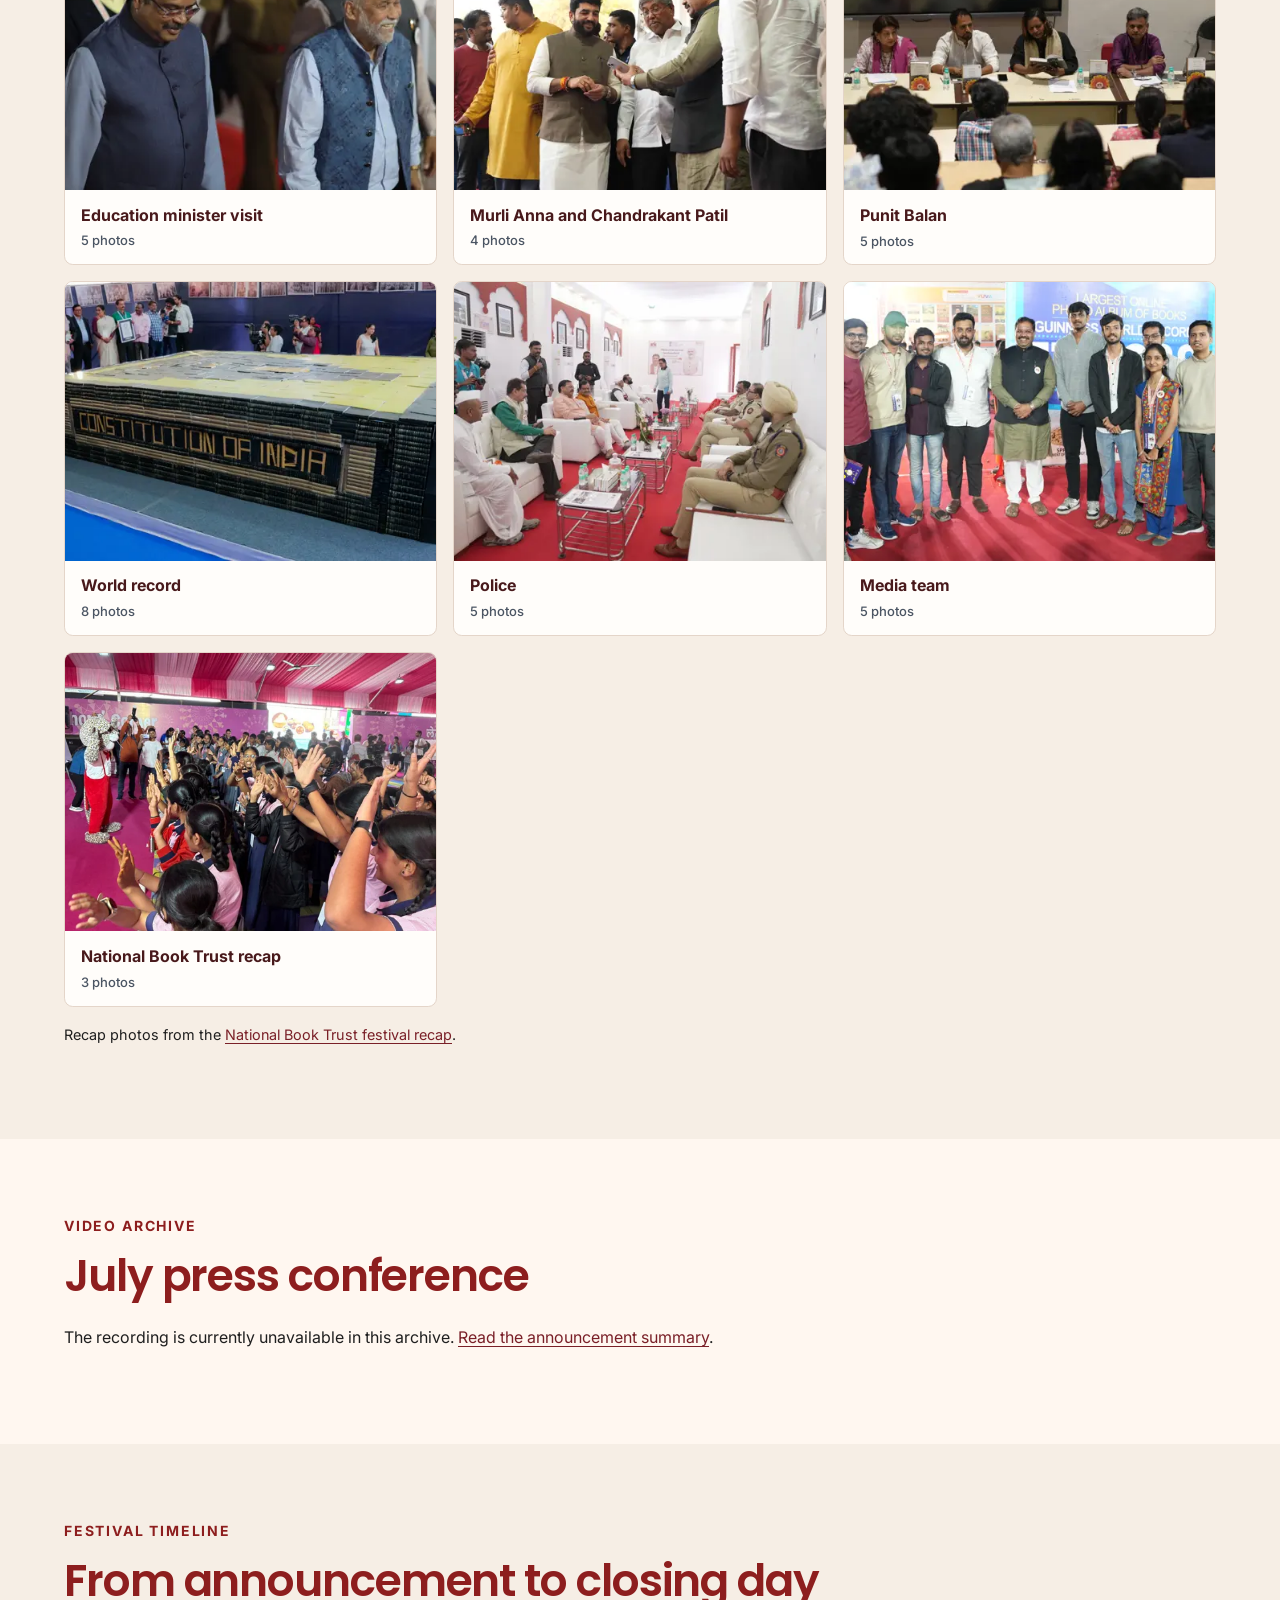
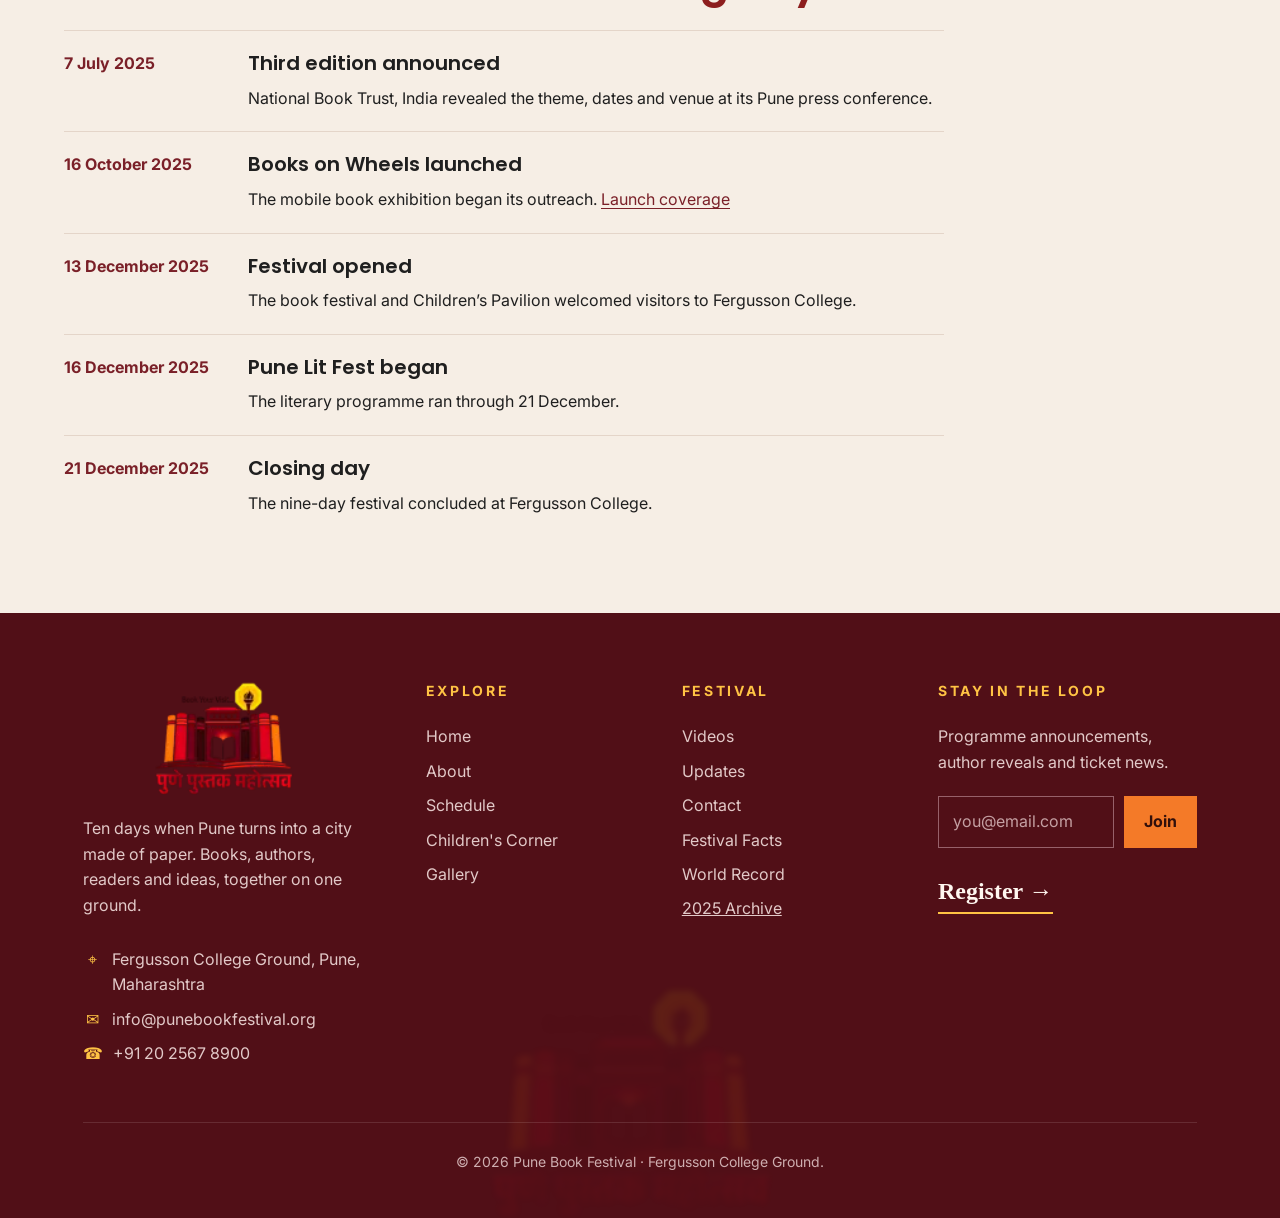
<file: 2025/index.html>
<!doctype html>
<html lang="en">
<head>
    <meta charset="utf-8">
    <meta name="viewport" content="width=device-width, initial-scale=1">
    <title>Pune Book Festival 2025 – Joy of Reading</title>
    <meta name="description" content="Revisit Pune Book Festival 2025 at Fergusson College, Pune. Explore the Joy of Reading edition’s results, July announcement, festival highlights and photos.">
    <link rel="canonical" href="https://punebookfestival.org/2025">
    <meta property="og:type" content="website">
    <meta property="og:title" content="Pune Book Festival 2025 – Joy of Reading">
    <meta property="og:description" content="Revisit the 13–21 December 2025 edition at Fergusson College, Pune, through festival figures, announcements, highlights and photos.">
    <meta property="og:url" content="https://punebookfestival.org/2025">
    <meta property="og:image" content="https://punebookfestival.org/assets/archive-2025/childrens-pavilion-1200.webp">
    <meta property="og:image:alt" content="Children raising their hands during a Children’s Pavilion session">
    <meta name="twitter:card" content="summary_large_image">
    <link rel="icon" href="/assets/favicon.png" type="image/png">
    <link rel="stylesheet" href="/assets/css/style.css?v=footer-watermark">
    <link rel="stylesheet" href="/assets/css/archive-2025.css">
    <script type="application/ld+json">
    {
        "@context": "https://schema.org",
        "@type": "Event",
        "name": "Pune Book Festival 2025 – Joy of Reading",
        "description": "The third Pune Book Festival brought together book exhibitions, author interactions, literary discussions, children’s activities and cultural programmes.",
        "url": "https://punebookfestival.org/2025",
        "startDate": "2025-12-13",
        "endDate": "2025-12-21",
        "eventAttendanceMode": "https://schema.org/OfflineEventAttendanceMode",
        "eventStatus": "https://schema.org/EventScheduled",
        "image": "https://punebookfestival.org/assets/archive-2025/childrens-pavilion-1200.webp",
        "location": {
            "@type": "Place",
            "name": "Fergusson College",
            "address": {"@type": "PostalAddress", "addressLocality": "Pune", "addressRegion": "Maharashtra", "addressCountry": "IN"}
        },
        "organizer": {"@type": "Organization", "name": "National Book Trust, India", "url": "https://www.nbtindia.gov.in/"}
    }
    </script>
    <script src="/assets/js/app.js" defer></script>
    <script src="/assets/js/archive-2025.js" defer></script>
</head>
<body class="archive-page">
    <a class="archive-skip" href="#main">Skip to content</a>
    <header class="header">
        <div class="container">
            <!-- Top Row with 3 Logos and Register Button -->
            <div class="header-logos"
                style="display: flex; justify-content: space-between; align-items: center; padding: 1rem 0; border-bottom: 1px solid var(--gray-200);">
                <div style="flex: 1;"></div>
                <div style="display: flex; justify-content: center; align-items: center; gap: 2rem; flex: 1;">
                    <img src="/assets/MOE.webp" alt="Ministry of Education" style="height: 60px;">
                    <img src="/assets/PBF logo.webp" alt="Pune Book Festival" style="height: 60px; opacity: 0.8;">
                    <img src="/assets/NBT_India_logo.webp" alt="National Book Trust, India" style="height: 60px; opacity: 0.8;">
                </div>

                <div style="flex: 1;"></div>

            </div>

            <div class="header-content" style="justify-content: center;">
                <nav class="nav" aria-label="Main navigation">
                    <ul class="nav-links">
                        <li class="nav-item"><a href="/index.html" class="nav-link">Home</a></li>
                        <li class="nav-item"><a href="/about.html" class="nav-link">About</a></li>
                        <li class="nav-item"><a href="/childrescorner.html" class="nav-link">Children's Corner</a></li>
                        <li class="nav-item"><a href="/pbf-facts.html" class="nav-link">PBF Facts</a></li>
                        <li class="nav-item"><a href="/timetable.html" class="nav-link">Time Table</a></li>
                        <li class="nav-item recap-nav">
                            <details>
                                <summary class="nav-link">Recap <span aria-hidden="true">&#9662;</span></summary>
                                <ul class="recap-year-menu">
                                    <li><a class="nav-link" href="/2025" aria-current="page">2025</a></li>
                                    <li><a class="nav-link" href="/recap.html#recap-2024">2024</a></li>
                                    <li><a class="nav-link" href="/recap.html#recap-2023">2023</a></li>
                                </ul>
                            </details>
                        </li>
                        <li class="nav-item has-dropdown">
                            <a href="/gallery.html" class="nav-item" style="color: #000;">Gallery <span class="dropdown-arrow">▼</span></a>
                            <div class="dropdown-menu">
                                <a href="/photos.html" class="dropdown-item">📸 Photos</a>
                                <a href="/videos.html" class="dropdown-item">🎥 Videos</a>
                               <a href="/Reels.html" class="dropdown-item">🎬 Reels</a>
                            </div>
                        </li>
                        <li class="nav-item"><a href="/blogs.html" class="nav-link">Blogs</a></li>
                        <li class="nav-item"><a href="/world-record.html" class="nav-link">World Record</a></li>
                        <li class="nav-item"><a href="/contact.html" class="nav-link">Contact</a></li>
                    </ul>
                </nav>

                <button class="mobile-menu-toggle" aria-label="Toggle mobile menu" aria-expanded="false">
                    ☰
                </button>
            </div>
        </div>
    </header>


    <main id="main">
        <section class="archive-hero">
            <div class="archive-shell archive-hero-grid">
                <div>
                    <p class="archive-kicker">Festival archive · Third edition</p>
                    <h1>Pune Book<br>Festival 2025</h1>
                    <p class="archive-theme">Joy of Reading</p>
                    <p class="archive-details"><time datetime="2025-12-13">13</time>–<time datetime="2025-12-21">21 December 2025</time><span>Fergusson College, Pune</span></p>
                    <a class="btn archive-button" href="#highlights">Explore the edition</a>
                </div>
                <figure class="archive-cover">
                    <img src="/assets/archive-2025/childrens-pavilion-1200.webp" srcset="/assets/archive-2025/childrens-pavilion-560.webp 560w, /assets/archive-2025/childrens-pavilion-1200.webp 1107w" sizes="(max-width: 720px) 90vw, 50vw" width="1107" height="837" alt="Children raising their hands at the Children’s Pavilion" fetchpriority="high">
                    <figcaption>Children’s Pavilion · Photo by National Book Trust, India</figcaption>
                </figure>
            </div>
        </section>

        <nav class="archive-jump" aria-label="On this page">
            <div class="archive-shell">
                <a href="#achievements">Achievements</a><a href="#announcement">Announcement</a><a href="#highlights">Highlights</a><a href="#gallery">Gallery</a><a href="#video">Video</a><a href="#timeline">Timeline</a>
            </div>
        </nav>

        <section class="archive-section archive-shell" id="achievements">
            <p class="archive-kicker">Achievements</p>
            <h2>2025 in numbers</h2>
            <!-- Edit the 2025 achievement figures here. Source: /recap.html#recap-2025. -->
            <dl>
                <div><dt>Visitors</dt><dd>13L+</dd></div>
                <div><dt>Books sold</dt><dd>30L+</dd></div>
                <div><dt>Sales value</dt><dd>&#8377;50 Cr+</dd></div>
            </dl>
            <a class="archive-text-link" href="/recap.html#recap-2025">Festival recap figures</a>
        </section>

        <section class="archive-band" id="announcement">
            <div class="archive-shell archive-section archive-split">
                <div>
                    <p class="archive-kicker"><time datetime="2025-07-07">7 July 2025</time></p>
                    <h2>The July announcement</h2>
                    <p>At a Pune press conference, National Book Trust, India director Yuvraj Malik announced the third edition’s dates, venue and Joy of Reading theme.</p>
                    <ul class="archive-announcements">
                        <li>Free access to more than 3,000 downloadable books was announced.</li>
                        <li>A mobile exhibition would bring Marathi, Hindi and English books to Pune and nearby rural communities.</li>
                        <li>The organisers announced awards for media coverage and photography, and outlined copyright checks for exhibitors.</li>
                    </ul>
                    <a class="archive-text-link" href="https://www.nbtindia.gov.in/enewsletters/1-15-july/pune_bookfair.html">Read the National Book Trust announcement</a>
                </div>
                <figure class="archive-editorial-photo">
                    <img src="/assets/archive-2025/announcement-560.webp" srcset="/assets/archive-2025/announcement-560.webp 560w, /assets/archive-2025/announcement-1200.webp 940w" sizes="(max-width: 720px) 90vw, 42vw" width="560" height="469" loading="lazy" alt="A speaker with a microphone during the festival announcement">
                    <figcaption>July press conference · Photo by National Book Trust, India</figcaption>
                </figure>
            </div>
        </section>

        <section class="archive-section archive-shell" id="highlights">
            <p class="archive-kicker">Festival highlights</p>
            <h2>What filled the nine days</h2>
            <div class="archive-highlights">
                <article><h3>Book exhibition</h3><p>Readers explored books in Marathi, Hindi and English.</p></article>
                <article><h3>Children’s Pavilion</h3><p>Storytelling, puppetry, creative writing and hands-on workshops brought young readers together.</p></article>
                <article><h3>Author interactions</h3><p>Readers met writers and heard them talk about their work and creative lives.</p></article>
                <article><h3>Literary discussions</h3><p>Pune Lit Fest hosted conversations on literature, society and artistic expression.</p></article>
                <article><h3>Cultural programmes</h3><p>Performances and folk arts formed part of the festival programme.</p></article>
                <article><h3>Mobile book exhibition</h3><p>The Books on Wheels initiative extended the festival’s reading outreach beyond the venue.</p></article>
            </div>
        </section>

        <section class="archive-band" id="gallery">
            <div class="archive-section archive-shell">
                <p class="archive-kicker">Photo gallery</p>
                <h2>Scenes from the festival</h2>
                <div class="archive-gallery-filters" role="group" aria-label="Filter photos by category" hidden>
                    <button type="button" data-gallery-filter="all" aria-pressed="true" aria-controls="archive-photo-grid">All</button>
                    <button type="button" data-gallery-filter="authors" aria-pressed="false" aria-controls="archive-photo-grid">Authors &amp; books</button>
                    <button type="button" data-gallery-filter="performances" aria-pressed="false" aria-controls="archive-photo-grid">Performances &amp; sessions</button>
                    <button type="button" data-gallery-filter="guests" aria-pressed="false" aria-controls="archive-photo-grid">Guests &amp; visits</button>
                    <button type="button" data-gallery-filter="festival-teams" aria-pressed="false" aria-controls="archive-photo-grid">World record &amp; teams</button>
                    <button type="button" data-gallery-filter="nbt-recap" aria-pressed="false" aria-controls="archive-photo-grid">NBT recap</button>
                </div>
                <p class="archive-gallery-count" role="status" hidden></p>
                <div class="archive-gallery" id="archive-photo-grid">
                    <a data-category="authors" data-album="album-akshat-gupta" href="/assets/archive-2025/gallery/akshat-gupta/01.webp">
                        <img src="/assets/archive-2025/gallery/akshat-gupta/01-thumb.webp" width="520" height="347" loading="lazy" decoding="async" alt="">
                        <span>Akshat Gupta<small>3 photos</small></span>
                    </a>
                    <a data-category="authors" data-album="album-vishwas-patil" href="/assets/archive-2025/gallery/vishwas-patil/01.webp">
                        <img src="/assets/archive-2025/gallery/vishwas-patil/01-thumb.webp" width="520" height="347" loading="lazy" decoding="async" alt="">
                        <span>Vishwas Patil<small>6 photos</small></span>
                    </a>
                    <a data-category="authors" data-album="album-book-launches" href="/assets/archive-2025/gallery/book-launches/01.webp">
                        <img src="/assets/archive-2025/gallery/book-launches/01-thumb.webp" width="520" height="347" loading="lazy" decoding="async" alt="">
                        <span>Book launches<small>5 photos</small></span>
                    </a>
                    <a data-category="authors" data-album="album-me-marathi" href="/assets/archive-2025/gallery/me-marathi/01.webp">
                        <img src="/assets/archive-2025/gallery/me-marathi/01-thumb.webp" width="520" height="347" loading="lazy" decoding="async" alt="">
                        <span>Me Marathi ? Aabhijat Bhasha<small>6 photos</small></span>
                    </a>
                    <a data-category="performances" data-album="album-amphitheatre" href="/assets/archive-2025/gallery/amphitheatre/01.webp">
                        <img src="/assets/archive-2025/gallery/amphitheatre/01-thumb.webp" width="520" height="347" loading="lazy" decoding="async" alt="">
                        <span>Amphitheatre<small>5 photos</small></span>
                    </a>
                    <a data-category="performances" data-album="album-gautami-patil" href="/assets/archive-2025/gallery/gautami-patil/01.webp">
                        <img src="/assets/archive-2025/gallery/gautami-patil/01-thumb.webp" width="260" height="390" loading="lazy" decoding="async" alt="">
                        <span>Gautami Patil<small>5 photos</small></span>
                    </a>
                    <a data-category="performances" data-album="album-hargun-kour" href="/assets/archive-2025/gallery/hargun-kour/01.webp">
                        <img src="/assets/archive-2025/gallery/hargun-kour/01-thumb.webp" width="520" height="347" loading="lazy" decoding="async" alt="">
                        <span>Hargun Kour<small>6 photos</small></span>
                    </a>
                    <a data-category="performances" data-album="album-nagaland" href="/assets/archive-2025/gallery/nagaland/01.webp">
                        <img src="/assets/archive-2025/gallery/nagaland/01-thumb.webp" width="520" height="347" loading="lazy" decoding="async" alt="">
                        <span>Nagaland<small>5 photos</small></span>
                    </a>
                    <a data-category="performances" data-album="album-oorja-rai" href="/assets/archive-2025/gallery/oorja-rai/01.webp">
                        <img src="/assets/archive-2025/gallery/oorja-rai/01-thumb.webp" width="520" height="347" loading="lazy" decoding="async" alt="">
                        <span>Oorja Rai<small>5 photos</small></span>
                    </a>
                    <a data-category="performances" data-album="album-sadho-the-band" href="/assets/archive-2025/gallery/sadho-the-band/01.webp">
                        <img src="/assets/archive-2025/gallery/sadho-the-band/01-thumb.webp" width="520" height="347" loading="lazy" decoding="async" alt="">
                        <span>Sadho the Band<small>6 photos</small></span>
                    </a>
                    <a data-category="performances" data-album="album-the-folk-aakhyan" href="/assets/archive-2025/gallery/the-folk-aakhyan/01.webp">
                        <img src="/assets/archive-2025/gallery/the-folk-aakhyan/01-thumb.webp" width="520" height="347" loading="lazy" decoding="async" alt="">
                        <span>The Folk Aakhyan<small>11 photos</small></span>
                    </a>
                    <a data-category="performances" data-album="album-subodh-bhave" href="/assets/archive-2025/gallery/subodh-bhave/01.webp">
                        <img src="/assets/archive-2025/gallery/subodh-bhave/01-thumb.webp" width="520" height="347" loading="lazy" decoding="async" alt="">
                        <span>Subodh Bhave and team<small>5 photos</small></span>
                    </a>
                    <a data-category="performances" data-album="album-chandu-champion" href="/assets/archive-2025/gallery/chandu-champion/01.webp">
                        <img src="/assets/archive-2025/gallery/chandu-champion/01-thumb.webp" width="520" height="347" loading="lazy" decoding="async" alt="">
                        <span>Chandu Champion<small>5 photos</small></span>
                    </a>
                    <a data-category="performances" data-album="album-aniket-boxer" href="/assets/archive-2025/gallery/aniket-boxer/01.webp">
                        <img src="/assets/archive-2025/gallery/aniket-boxer/01-thumb.webp" width="520" height="347" loading="lazy" decoding="async" alt="">
                        <span>Aniket Boxer<small>6 photos</small></span>
                    </a>
                    <a data-category="guests" data-album="album-bawankule" href="/assets/archive-2025/gallery/bawankule/01.webp">
                        <img src="/assets/archive-2025/gallery/bawankule/01-thumb.webp" width="520" height="347" loading="lazy" decoding="async" alt="">
                        <span>Bawankule visit<small>4 photos</small></span>
                    </a>
                    <a data-category="guests" data-album="album-education-minister" href="/assets/archive-2025/gallery/education-minister/01.webp">
                        <img src="/assets/archive-2025/gallery/education-minister/01-thumb.webp" width="520" height="347" loading="lazy" decoding="async" alt="">
                        <span>Education minister visit<small>5 photos</small></span>
                    </a>
                    <a data-category="guests" data-album="album-murli-and-chandrakant-patil" href="/assets/archive-2025/gallery/murli-and-chandrakant-patil/01.webp">
                        <img src="/assets/archive-2025/gallery/murli-and-chandrakant-patil/01-thumb.webp" width="520" height="347" loading="lazy" decoding="async" alt="">
                        <span>Murli Anna and Chandrakant Patil<small>4 photos</small></span>
                    </a>
                    <a data-category="guests" data-album="album-punit-balan" href="/assets/archive-2025/gallery/punit-balan/01.webp">
                        <img src="/assets/archive-2025/gallery/punit-balan/01-thumb.webp" width="520" height="347" loading="lazy" decoding="async" alt="">
                        <span>Punit Balan<small>5 photos</small></span>
                    </a>
                    <a data-category="festival-teams" data-album="album-world-record" href="/assets/archive-2025/gallery/world-record/01.webp">
                        <img src="/assets/archive-2025/gallery/world-record/01-thumb.webp" width="520" height="347" loading="lazy" decoding="async" alt="">
                        <span>World record<small>8 photos</small></span>
                    </a>
                    <a data-category="festival-teams" data-album="album-police" href="/assets/archive-2025/gallery/police/01.webp">
                        <img src="/assets/archive-2025/gallery/police/01-thumb.webp" width="520" height="347" loading="lazy" decoding="async" alt="">
                        <span>Police<small>5 photos</small></span>
                    </a>
                    <a data-category="festival-teams" data-album="album-media-team" href="/assets/archive-2025/gallery/media-team/01.webp">
                        <img src="/assets/archive-2025/gallery/media-team/01-thumb.webp" width="520" height="347" loading="lazy" decoding="async" alt="">
                        <span>Media team<small>5 photos</small></span>
                    </a>
                    <a data-category="nbt-recap" data-album="album-nbt-recap" href="/assets/archive-2025/childrens-pavilion-1200.webp">
                        <img src="/assets/archive-2025/childrens-pavilion-560.webp" width="560" height="423" loading="lazy" decoding="async" alt="">
                        <span>National Book Trust recap<small>3 photos</small></span>
                    </a>
                </div>
                <template id="album-akshat-gupta">
                    <button type="button" data-full="/assets/archive-2025/gallery/akshat-gupta/01.webp" data-caption="Akshat Gupta, photo 1" aria-label="Akshat Gupta, photo 1"><img src="/assets/archive-2025/gallery/akshat-gupta/01-thumb.webp" width="520" height="347" loading="lazy" decoding="async" alt="Akshat Gupta, photo 1"></button>
                    <button type="button" data-full="/assets/archive-2025/gallery/akshat-gupta/02.webp" data-caption="Akshat Gupta, photo 2" aria-label="Akshat Gupta, photo 2"><img src="/assets/archive-2025/gallery/akshat-gupta/02-thumb.webp" width="520" height="347" loading="lazy" decoding="async" alt="Akshat Gupta, photo 2"></button>
                    <button type="button" data-full="/assets/archive-2025/gallery/akshat-gupta/03.webp" data-caption="Akshat Gupta, photo 3" aria-label="Akshat Gupta, photo 3"><img src="/assets/archive-2025/gallery/akshat-gupta/03-thumb.webp" width="520" height="347" loading="lazy" decoding="async" alt="Akshat Gupta, photo 3"></button>
                </template>
                <template id="album-vishwas-patil">
                    <button type="button" data-full="/assets/archive-2025/gallery/vishwas-patil/01.webp" data-caption="Vishwas Patil, photo 1" aria-label="Vishwas Patil, photo 1"><img src="/assets/archive-2025/gallery/vishwas-patil/01-thumb.webp" width="520" height="347" loading="lazy" decoding="async" alt="Vishwas Patil, photo 1"></button>
                    <button type="button" data-full="/assets/archive-2025/gallery/vishwas-patil/02.webp" data-caption="Vishwas Patil, photo 2" aria-label="Vishwas Patil, photo 2"><img src="/assets/archive-2025/gallery/vishwas-patil/02-thumb.webp" width="520" height="347" loading="lazy" decoding="async" alt="Vishwas Patil, photo 2"></button>
                    <button type="button" data-full="/assets/archive-2025/gallery/vishwas-patil/03.webp" data-caption="Vishwas Patil, photo 3" aria-label="Vishwas Patil, photo 3"><img src="/assets/archive-2025/gallery/vishwas-patil/03-thumb.webp" width="520" height="347" loading="lazy" decoding="async" alt="Vishwas Patil, photo 3"></button>
                    <button type="button" data-full="/assets/archive-2025/gallery/vishwas-patil/04.webp" data-caption="Vishwas Patil, photo 4" aria-label="Vishwas Patil, photo 4"><img src="/assets/archive-2025/gallery/vishwas-patil/04-thumb.webp" width="520" height="347" loading="lazy" decoding="async" alt="Vishwas Patil, photo 4"></button>
                    <button type="button" data-full="/assets/archive-2025/gallery/vishwas-patil/05.webp" data-caption="Vishwas Patil, photo 5" aria-label="Vishwas Patil, photo 5"><img src="/assets/archive-2025/gallery/vishwas-patil/05-thumb.webp" width="520" height="347" loading="lazy" decoding="async" alt="Vishwas Patil, photo 5"></button>
                    <button type="button" data-full="/assets/archive-2025/gallery/vishwas-patil/06.webp" data-caption="Vishwas Patil, photo 6" aria-label="Vishwas Patil, photo 6"><img src="/assets/archive-2025/gallery/vishwas-patil/06-thumb.webp" width="520" height="347" loading="lazy" decoding="async" alt="Vishwas Patil, photo 6"></button>
                </template>
                <template id="album-book-launches">
                    <button type="button" data-full="/assets/archive-2025/gallery/book-launches/01.webp" data-caption="Book launches, photo 1" aria-label="Book launches, photo 1"><img src="/assets/archive-2025/gallery/book-launches/01-thumb.webp" width="520" height="347" loading="lazy" decoding="async" alt="Book launches, photo 1"></button>
                    <button type="button" data-full="/assets/archive-2025/gallery/book-launches/02.webp" data-caption="Book launches, photo 2" aria-label="Book launches, photo 2"><img src="/assets/archive-2025/gallery/book-launches/02-thumb.webp" width="520" height="347" loading="lazy" decoding="async" alt="Book launches, photo 2"></button>
                    <button type="button" data-full="/assets/archive-2025/gallery/book-launches/03.webp" data-caption="Book launches, photo 3" aria-label="Book launches, photo 3"><img src="/assets/archive-2025/gallery/book-launches/03-thumb.webp" width="520" height="347" loading="lazy" decoding="async" alt="Book launches, photo 3"></button>
                    <button type="button" data-full="/assets/archive-2025/gallery/book-launches/04.webp" data-caption="Book launches, photo 4" aria-label="Book launches, photo 4"><img src="/assets/archive-2025/gallery/book-launches/04-thumb.webp" width="520" height="347" loading="lazy" decoding="async" alt="Book launches, photo 4"></button>
                    <button type="button" data-full="/assets/archive-2025/gallery/book-launches/05.webp" data-caption="Book launches, photo 5" aria-label="Book launches, photo 5"><img src="/assets/archive-2025/gallery/book-launches/05-thumb.webp" width="520" height="347" loading="lazy" decoding="async" alt="Book launches, photo 5"></button>
                </template>
                <template id="album-me-marathi">
                    <button type="button" data-full="/assets/archive-2025/gallery/me-marathi/01.webp" data-caption="Me Marathi ? Aabhijat Bhasha, photo 1" aria-label="Me Marathi ? Aabhijat Bhasha, photo 1"><img src="/assets/archive-2025/gallery/me-marathi/01-thumb.webp" width="520" height="347" loading="lazy" decoding="async" alt="Me Marathi ? Aabhijat Bhasha, photo 1"></button>
                    <button type="button" data-full="/assets/archive-2025/gallery/me-marathi/02.webp" data-caption="Me Marathi ? Aabhijat Bhasha, photo 2" aria-label="Me Marathi ? Aabhijat Bhasha, photo 2"><img src="/assets/archive-2025/gallery/me-marathi/02-thumb.webp" width="520" height="347" loading="lazy" decoding="async" alt="Me Marathi ? Aabhijat Bhasha, photo 2"></button>
                    <button type="button" data-full="/assets/archive-2025/gallery/me-marathi/03.webp" data-caption="Me Marathi ? Aabhijat Bhasha, photo 3" aria-label="Me Marathi ? Aabhijat Bhasha, photo 3"><img src="/assets/archive-2025/gallery/me-marathi/03-thumb.webp" width="520" height="347" loading="lazy" decoding="async" alt="Me Marathi ? Aabhijat Bhasha, photo 3"></button>
                    <button type="button" data-full="/assets/archive-2025/gallery/me-marathi/04.webp" data-caption="Me Marathi ? Aabhijat Bhasha, photo 4" aria-label="Me Marathi ? Aabhijat Bhasha, photo 4"><img src="/assets/archive-2025/gallery/me-marathi/04-thumb.webp" width="520" height="347" loading="lazy" decoding="async" alt="Me Marathi ? Aabhijat Bhasha, photo 4"></button>
                    <button type="button" data-full="/assets/archive-2025/gallery/me-marathi/05.webp" data-caption="Me Marathi ? Aabhijat Bhasha, photo 5" aria-label="Me Marathi ? Aabhijat Bhasha, photo 5"><img src="/assets/archive-2025/gallery/me-marathi/05-thumb.webp" width="520" height="347" loading="lazy" decoding="async" alt="Me Marathi ? Aabhijat Bhasha, photo 5"></button>
                    <button type="button" data-full="/assets/archive-2025/gallery/me-marathi/06.webp" data-caption="Me Marathi ? Aabhijat Bhasha, photo 6" aria-label="Me Marathi ? Aabhijat Bhasha, photo 6"><img src="/assets/archive-2025/gallery/me-marathi/06-thumb.webp" width="520" height="347" loading="lazy" decoding="async" alt="Me Marathi ? Aabhijat Bhasha, photo 6"></button>
                </template>
                <template id="album-amphitheatre">
                    <button type="button" data-full="/assets/archive-2025/gallery/amphitheatre/01.webp" data-caption="Amphitheatre, photo 1" aria-label="Amphitheatre, photo 1"><img src="/assets/archive-2025/gallery/amphitheatre/01-thumb.webp" width="520" height="347" loading="lazy" decoding="async" alt="Amphitheatre, photo 1"></button>
                    <button type="button" data-full="/assets/archive-2025/gallery/amphitheatre/02.webp" data-caption="Amphitheatre, photo 2" aria-label="Amphitheatre, photo 2"><img src="/assets/archive-2025/gallery/amphitheatre/02-thumb.webp" width="520" height="347" loading="lazy" decoding="async" alt="Amphitheatre, photo 2"></button>
                    <button type="button" data-full="/assets/archive-2025/gallery/amphitheatre/03.webp" data-caption="Amphitheatre, photo 3" aria-label="Amphitheatre, photo 3"><img src="/assets/archive-2025/gallery/amphitheatre/03-thumb.webp" width="520" height="347" loading="lazy" decoding="async" alt="Amphitheatre, photo 3"></button>
                    <button type="button" data-full="/assets/archive-2025/gallery/amphitheatre/04.webp" data-caption="Amphitheatre, photo 4" aria-label="Amphitheatre, photo 4"><img src="/assets/archive-2025/gallery/amphitheatre/04-thumb.webp" width="520" height="347" loading="lazy" decoding="async" alt="Amphitheatre, photo 4"></button>
                    <button type="button" data-full="/assets/archive-2025/gallery/amphitheatre/05.webp" data-caption="Amphitheatre, photo 5" aria-label="Amphitheatre, photo 5"><img src="/assets/archive-2025/gallery/amphitheatre/05-thumb.webp" width="520" height="347" loading="lazy" decoding="async" alt="Amphitheatre, photo 5"></button>
                </template>
                <template id="album-gautami-patil">
                    <button type="button" data-full="/assets/archive-2025/gallery/gautami-patil/01.webp" data-caption="Gautami Patil, photo 1" aria-label="Gautami Patil, photo 1"><img src="/assets/archive-2025/gallery/gautami-patil/01-thumb.webp" width="260" height="390" loading="lazy" decoding="async" alt="Gautami Patil, photo 1"></button>
                    <button type="button" data-full="/assets/archive-2025/gallery/gautami-patil/02.webp" data-caption="Gautami Patil, photo 2" aria-label="Gautami Patil, photo 2"><img src="/assets/archive-2025/gallery/gautami-patil/02-thumb.webp" width="520" height="347" loading="lazy" decoding="async" alt="Gautami Patil, photo 2"></button>
                    <button type="button" data-full="/assets/archive-2025/gallery/gautami-patil/03.webp" data-caption="Gautami Patil, photo 3" aria-label="Gautami Patil, photo 3"><img src="/assets/archive-2025/gallery/gautami-patil/03-thumb.webp" width="520" height="347" loading="lazy" decoding="async" alt="Gautami Patil, photo 3"></button>
                    <button type="button" data-full="/assets/archive-2025/gallery/gautami-patil/04.webp" data-caption="Gautami Patil, photo 4" aria-label="Gautami Patil, photo 4"><img src="/assets/archive-2025/gallery/gautami-patil/04-thumb.webp" width="520" height="347" loading="lazy" decoding="async" alt="Gautami Patil, photo 4"></button>
                    <button type="button" data-full="/assets/archive-2025/gallery/gautami-patil/05.webp" data-caption="Gautami Patil, photo 5" aria-label="Gautami Patil, photo 5"><img src="/assets/archive-2025/gallery/gautami-patil/05-thumb.webp" width="520" height="347" loading="lazy" decoding="async" alt="Gautami Patil, photo 5"></button>
                </template>
                <template id="album-hargun-kour">
                    <button type="button" data-full="/assets/archive-2025/gallery/hargun-kour/01.webp" data-caption="Hargun Kour, photo 1" aria-label="Hargun Kour, photo 1"><img src="/assets/archive-2025/gallery/hargun-kour/01-thumb.webp" width="520" height="347" loading="lazy" decoding="async" alt="Hargun Kour, photo 1"></button>
                    <button type="button" data-full="/assets/archive-2025/gallery/hargun-kour/02.webp" data-caption="Hargun Kour, photo 2" aria-label="Hargun Kour, photo 2"><img src="/assets/archive-2025/gallery/hargun-kour/02-thumb.webp" width="520" height="347" loading="lazy" decoding="async" alt="Hargun Kour, photo 2"></button>
                    <button type="button" data-full="/assets/archive-2025/gallery/hargun-kour/03.webp" data-caption="Hargun Kour, photo 3" aria-label="Hargun Kour, photo 3"><img src="/assets/archive-2025/gallery/hargun-kour/03-thumb.webp" width="260" height="390" loading="lazy" decoding="async" alt="Hargun Kour, photo 3"></button>
                    <button type="button" data-full="/assets/archive-2025/gallery/hargun-kour/04.webp" data-caption="Hargun Kour, photo 4" aria-label="Hargun Kour, photo 4"><img src="/assets/archive-2025/gallery/hargun-kour/04-thumb.webp" width="520" height="347" loading="lazy" decoding="async" alt="Hargun Kour, photo 4"></button>
                    <button type="button" data-full="/assets/archive-2025/gallery/hargun-kour/05.webp" data-caption="Hargun Kour, photo 5" aria-label="Hargun Kour, photo 5"><img src="/assets/archive-2025/gallery/hargun-kour/05-thumb.webp" width="520" height="347" loading="lazy" decoding="async" alt="Hargun Kour, photo 5"></button>
                    <button type="button" data-full="/assets/archive-2025/gallery/hargun-kour/06.webp" data-caption="Hargun Kour, photo 6" aria-label="Hargun Kour, photo 6"><img src="/assets/archive-2025/gallery/hargun-kour/06-thumb.webp" width="520" height="347" loading="lazy" decoding="async" alt="Hargun Kour, photo 6"></button>
                </template>
                <template id="album-nagaland">
                    <button type="button" data-full="/assets/archive-2025/gallery/nagaland/01.webp" data-caption="Nagaland, photo 1" aria-label="Nagaland, photo 1"><img src="/assets/archive-2025/gallery/nagaland/01-thumb.webp" width="520" height="347" loading="lazy" decoding="async" alt="Nagaland, photo 1"></button>
                    <button type="button" data-full="/assets/archive-2025/gallery/nagaland/02.webp" data-caption="Nagaland, photo 2" aria-label="Nagaland, photo 2"><img src="/assets/archive-2025/gallery/nagaland/02-thumb.webp" width="520" height="347" loading="lazy" decoding="async" alt="Nagaland, photo 2"></button>
                    <button type="button" data-full="/assets/archive-2025/gallery/nagaland/03.webp" data-caption="Nagaland, photo 3" aria-label="Nagaland, photo 3"><img src="/assets/archive-2025/gallery/nagaland/03-thumb.webp" width="520" height="347" loading="lazy" decoding="async" alt="Nagaland, photo 3"></button>
                    <button type="button" data-full="/assets/archive-2025/gallery/nagaland/04.webp" data-caption="Nagaland, photo 4" aria-label="Nagaland, photo 4"><img src="/assets/archive-2025/gallery/nagaland/04-thumb.webp" width="520" height="347" loading="lazy" decoding="async" alt="Nagaland, photo 4"></button>
                    <button type="button" data-full="/assets/archive-2025/gallery/nagaland/05.webp" data-caption="Nagaland, photo 5" aria-label="Nagaland, photo 5"><img src="/assets/archive-2025/gallery/nagaland/05-thumb.webp" width="520" height="347" loading="lazy" decoding="async" alt="Nagaland, photo 5"></button>
                </template>
                <template id="album-oorja-rai">
                    <button type="button" data-full="/assets/archive-2025/gallery/oorja-rai/01.webp" data-caption="Oorja Rai, photo 1" aria-label="Oorja Rai, photo 1"><img src="/assets/archive-2025/gallery/oorja-rai/01-thumb.webp" width="520" height="347" loading="lazy" decoding="async" alt="Oorja Rai, photo 1"></button>
                    <button type="button" data-full="/assets/archive-2025/gallery/oorja-rai/02.webp" data-caption="Oorja Rai, photo 2" aria-label="Oorja Rai, photo 2"><img src="/assets/archive-2025/gallery/oorja-rai/02-thumb.webp" width="520" height="347" loading="lazy" decoding="async" alt="Oorja Rai, photo 2"></button>
                    <button type="button" data-full="/assets/archive-2025/gallery/oorja-rai/03.webp" data-caption="Oorja Rai, photo 3" aria-label="Oorja Rai, photo 3"><img src="/assets/archive-2025/gallery/oorja-rai/03-thumb.webp" width="520" height="347" loading="lazy" decoding="async" alt="Oorja Rai, photo 3"></button>
                    <button type="button" data-full="/assets/archive-2025/gallery/oorja-rai/04.webp" data-caption="Oorja Rai, photo 4" aria-label="Oorja Rai, photo 4"><img src="/assets/archive-2025/gallery/oorja-rai/04-thumb.webp" width="520" height="347" loading="lazy" decoding="async" alt="Oorja Rai, photo 4"></button>
                    <button type="button" data-full="/assets/archive-2025/gallery/oorja-rai/05.webp" data-caption="Oorja Rai, photo 5" aria-label="Oorja Rai, photo 5"><img src="/assets/archive-2025/gallery/oorja-rai/05-thumb.webp" width="520" height="347" loading="lazy" decoding="async" alt="Oorja Rai, photo 5"></button>
                </template>
                <template id="album-sadho-the-band">
                    <button type="button" data-full="/assets/archive-2025/gallery/sadho-the-band/01.webp" data-caption="Sadho the Band, photo 1" aria-label="Sadho the Band, photo 1"><img src="/assets/archive-2025/gallery/sadho-the-band/01-thumb.webp" width="520" height="347" loading="lazy" decoding="async" alt="Sadho the Band, photo 1"></button>
                    <button type="button" data-full="/assets/archive-2025/gallery/sadho-the-band/02.webp" data-caption="Sadho the Band, photo 2" aria-label="Sadho the Band, photo 2"><img src="/assets/archive-2025/gallery/sadho-the-band/02-thumb.webp" width="520" height="347" loading="lazy" decoding="async" alt="Sadho the Band, photo 2"></button>
                    <button type="button" data-full="/assets/archive-2025/gallery/sadho-the-band/03.webp" data-caption="Sadho the Band, photo 3" aria-label="Sadho the Band, photo 3"><img src="/assets/archive-2025/gallery/sadho-the-band/03-thumb.webp" width="520" height="347" loading="lazy" decoding="async" alt="Sadho the Band, photo 3"></button>
                    <button type="button" data-full="/assets/archive-2025/gallery/sadho-the-band/04.webp" data-caption="Sadho the Band, photo 4" aria-label="Sadho the Band, photo 4"><img src="/assets/archive-2025/gallery/sadho-the-band/04-thumb.webp" width="520" height="347" loading="lazy" decoding="async" alt="Sadho the Band, photo 4"></button>
                    <button type="button" data-full="/assets/archive-2025/gallery/sadho-the-band/05.webp" data-caption="Sadho the Band, photo 5" aria-label="Sadho the Band, photo 5"><img src="/assets/archive-2025/gallery/sadho-the-band/05-thumb.webp" width="520" height="347" loading="lazy" decoding="async" alt="Sadho the Band, photo 5"></button>
                    <button type="button" data-full="/assets/archive-2025/gallery/sadho-the-band/06.webp" data-caption="Sadho the Band, photo 6" aria-label="Sadho the Band, photo 6"><img src="/assets/archive-2025/gallery/sadho-the-band/06-thumb.webp" width="520" height="347" loading="lazy" decoding="async" alt="Sadho the Band, photo 6"></button>
                </template>
                <template id="album-the-folk-aakhyan">
                    <button type="button" data-full="/assets/archive-2025/gallery/the-folk-aakhyan/01.webp" data-caption="The Folk Aakhyan, photo 1" aria-label="The Folk Aakhyan, photo 1"><img src="/assets/archive-2025/gallery/the-folk-aakhyan/01-thumb.webp" width="520" height="347" loading="lazy" decoding="async" alt="The Folk Aakhyan, photo 1"></button>
                    <button type="button" data-full="/assets/archive-2025/gallery/the-folk-aakhyan/02.webp" data-caption="The Folk Aakhyan, photo 2" aria-label="The Folk Aakhyan, photo 2"><img src="/assets/archive-2025/gallery/the-folk-aakhyan/02-thumb.webp" width="520" height="347" loading="lazy" decoding="async" alt="The Folk Aakhyan, photo 2"></button>
                    <button type="button" data-full="/assets/archive-2025/gallery/the-folk-aakhyan/03.webp" data-caption="The Folk Aakhyan, photo 3" aria-label="The Folk Aakhyan, photo 3"><img src="/assets/archive-2025/gallery/the-folk-aakhyan/03-thumb.webp" width="520" height="347" loading="lazy" decoding="async" alt="The Folk Aakhyan, photo 3"></button>
                    <button type="button" data-full="/assets/archive-2025/gallery/the-folk-aakhyan/04.webp" data-caption="The Folk Aakhyan, photo 4" aria-label="The Folk Aakhyan, photo 4"><img src="/assets/archive-2025/gallery/the-folk-aakhyan/04-thumb.webp" width="520" height="347" loading="lazy" decoding="async" alt="The Folk Aakhyan, photo 4"></button>
                    <button type="button" data-full="/assets/archive-2025/gallery/the-folk-aakhyan/05.webp" data-caption="The Folk Aakhyan, photo 5" aria-label="The Folk Aakhyan, photo 5"><img src="/assets/archive-2025/gallery/the-folk-aakhyan/05-thumb.webp" width="520" height="347" loading="lazy" decoding="async" alt="The Folk Aakhyan, photo 5"></button>
                    <button type="button" data-full="/assets/archive-2025/gallery/the-folk-aakhyan/06.webp" data-caption="The Folk Aakhyan, photo 6" aria-label="The Folk Aakhyan, photo 6"><img src="/assets/archive-2025/gallery/the-folk-aakhyan/06-thumb.webp" width="520" height="347" loading="lazy" decoding="async" alt="The Folk Aakhyan, photo 6"></button>
                    <button type="button" data-full="/assets/archive-2025/gallery/the-folk-aakhyan/07.webp" data-caption="The Folk Aakhyan, photo 7" aria-label="The Folk Aakhyan, photo 7"><img src="/assets/archive-2025/gallery/the-folk-aakhyan/07-thumb.webp" width="520" height="347" loading="lazy" decoding="async" alt="The Folk Aakhyan, photo 7"></button>
                    <button type="button" data-full="/assets/archive-2025/gallery/the-folk-aakhyan/08.webp" data-caption="The Folk Aakhyan, photo 8" aria-label="The Folk Aakhyan, photo 8"><img src="/assets/archive-2025/gallery/the-folk-aakhyan/08-thumb.webp" width="520" height="347" loading="lazy" decoding="async" alt="The Folk Aakhyan, photo 8"></button>
                    <button type="button" data-full="/assets/archive-2025/gallery/the-folk-aakhyan/09.webp" data-caption="The Folk Aakhyan, photo 9" aria-label="The Folk Aakhyan, photo 9"><img src="/assets/archive-2025/gallery/the-folk-aakhyan/09-thumb.webp" width="520" height="347" loading="lazy" decoding="async" alt="The Folk Aakhyan, photo 9"></button>
                    <button type="button" data-full="/assets/archive-2025/gallery/the-folk-aakhyan/10.webp" data-caption="The Folk Aakhyan, photo 10" aria-label="The Folk Aakhyan, photo 10"><img src="/assets/archive-2025/gallery/the-folk-aakhyan/10-thumb.webp" width="520" height="347" loading="lazy" decoding="async" alt="The Folk Aakhyan, photo 10"></button>
                    <button type="button" data-full="/assets/archive-2025/gallery/the-folk-aakhyan/11.webp" data-caption="The Folk Aakhyan, photo 11" aria-label="The Folk Aakhyan, photo 11"><img src="/assets/archive-2025/gallery/the-folk-aakhyan/11-thumb.webp" width="520" height="347" loading="lazy" decoding="async" alt="The Folk Aakhyan, photo 11"></button>
                </template>
                <template id="album-subodh-bhave">
                    <button type="button" data-full="/assets/archive-2025/gallery/subodh-bhave/01.webp" data-caption="Subodh Bhave and team, photo 1" aria-label="Subodh Bhave and team, photo 1"><img src="/assets/archive-2025/gallery/subodh-bhave/01-thumb.webp" width="520" height="347" loading="lazy" decoding="async" alt="Subodh Bhave and team, photo 1"></button>
                    <button type="button" data-full="/assets/archive-2025/gallery/subodh-bhave/02.webp" data-caption="Subodh Bhave and team, photo 2" aria-label="Subodh Bhave and team, photo 2"><img src="/assets/archive-2025/gallery/subodh-bhave/02-thumb.webp" width="520" height="347" loading="lazy" decoding="async" alt="Subodh Bhave and team, photo 2"></button>
                    <button type="button" data-full="/assets/archive-2025/gallery/subodh-bhave/03.webp" data-caption="Subodh Bhave and team, photo 3" aria-label="Subodh Bhave and team, photo 3"><img src="/assets/archive-2025/gallery/subodh-bhave/03-thumb.webp" width="520" height="347" loading="lazy" decoding="async" alt="Subodh Bhave and team, photo 3"></button>
                    <button type="button" data-full="/assets/archive-2025/gallery/subodh-bhave/04.webp" data-caption="Subodh Bhave and team, photo 4" aria-label="Subodh Bhave and team, photo 4"><img src="/assets/archive-2025/gallery/subodh-bhave/04-thumb.webp" width="520" height="347" loading="lazy" decoding="async" alt="Subodh Bhave and team, photo 4"></button>
                    <button type="button" data-full="/assets/archive-2025/gallery/subodh-bhave/05.webp" data-caption="Subodh Bhave and team, photo 5" aria-label="Subodh Bhave and team, photo 5"><img src="/assets/archive-2025/gallery/subodh-bhave/05-thumb.webp" width="520" height="347" loading="lazy" decoding="async" alt="Subodh Bhave and team, photo 5"></button>
                </template>
                <template id="album-chandu-champion">
                    <button type="button" data-full="/assets/archive-2025/gallery/chandu-champion/01.webp" data-caption="Chandu Champion, photo 1" aria-label="Chandu Champion, photo 1"><img src="/assets/archive-2025/gallery/chandu-champion/01-thumb.webp" width="520" height="347" loading="lazy" decoding="async" alt="Chandu Champion, photo 1"></button>
                    <button type="button" data-full="/assets/archive-2025/gallery/chandu-champion/02.webp" data-caption="Chandu Champion, photo 2" aria-label="Chandu Champion, photo 2"><img src="/assets/archive-2025/gallery/chandu-champion/02-thumb.webp" width="520" height="347" loading="lazy" decoding="async" alt="Chandu Champion, photo 2"></button>
                    <button type="button" data-full="/assets/archive-2025/gallery/chandu-champion/03.webp" data-caption="Chandu Champion, photo 3" aria-label="Chandu Champion, photo 3"><img src="/assets/archive-2025/gallery/chandu-champion/03-thumb.webp" width="520" height="347" loading="lazy" decoding="async" alt="Chandu Champion, photo 3"></button>
                    <button type="button" data-full="/assets/archive-2025/gallery/chandu-champion/04.webp" data-caption="Chandu Champion, photo 4" aria-label="Chandu Champion, photo 4"><img src="/assets/archive-2025/gallery/chandu-champion/04-thumb.webp" width="520" height="347" loading="lazy" decoding="async" alt="Chandu Champion, photo 4"></button>
                    <button type="button" data-full="/assets/archive-2025/gallery/chandu-champion/05.webp" data-caption="Chandu Champion, photo 5" aria-label="Chandu Champion, photo 5"><img src="/assets/archive-2025/gallery/chandu-champion/05-thumb.webp" width="520" height="347" loading="lazy" decoding="async" alt="Chandu Champion, photo 5"></button>
                </template>
                <template id="album-aniket-boxer">
                    <button type="button" data-full="/assets/archive-2025/gallery/aniket-boxer/01.webp" data-caption="Aniket Boxer, photo 1" aria-label="Aniket Boxer, photo 1"><img src="/assets/archive-2025/gallery/aniket-boxer/01-thumb.webp" width="520" height="347" loading="lazy" decoding="async" alt="Aniket Boxer, photo 1"></button>
                    <button type="button" data-full="/assets/archive-2025/gallery/aniket-boxer/02.webp" data-caption="Aniket Boxer, photo 2" aria-label="Aniket Boxer, photo 2"><img src="/assets/archive-2025/gallery/aniket-boxer/02-thumb.webp" width="520" height="347" loading="lazy" decoding="async" alt="Aniket Boxer, photo 2"></button>
                    <button type="button" data-full="/assets/archive-2025/gallery/aniket-boxer/03.webp" data-caption="Aniket Boxer, photo 3" aria-label="Aniket Boxer, photo 3"><img src="/assets/archive-2025/gallery/aniket-boxer/03-thumb.webp" width="520" height="347" loading="lazy" decoding="async" alt="Aniket Boxer, photo 3"></button>
                    <button type="button" data-full="/assets/archive-2025/gallery/aniket-boxer/04.webp" data-caption="Aniket Boxer, photo 4" aria-label="Aniket Boxer, photo 4"><img src="/assets/archive-2025/gallery/aniket-boxer/04-thumb.webp" width="520" height="347" loading="lazy" decoding="async" alt="Aniket Boxer, photo 4"></button>
                    <button type="button" data-full="/assets/archive-2025/gallery/aniket-boxer/05.webp" data-caption="Aniket Boxer, photo 5" aria-label="Aniket Boxer, photo 5"><img src="/assets/archive-2025/gallery/aniket-boxer/05-thumb.webp" width="260" height="390" loading="lazy" decoding="async" alt="Aniket Boxer, photo 5"></button>
                    <button type="button" data-full="/assets/archive-2025/gallery/aniket-boxer/06.webp" data-caption="Aniket Boxer, photo 6" aria-label="Aniket Boxer, photo 6"><img src="/assets/archive-2025/gallery/aniket-boxer/06-thumb.webp" width="260" height="390" loading="lazy" decoding="async" alt="Aniket Boxer, photo 6"></button>
                </template>
                <template id="album-bawankule">
                    <button type="button" data-full="/assets/archive-2025/gallery/bawankule/01.webp" data-caption="Bawankule visit, photo 1" aria-label="Bawankule visit, photo 1"><img src="/assets/archive-2025/gallery/bawankule/01-thumb.webp" width="520" height="347" loading="lazy" decoding="async" alt="Bawankule visit, photo 1"></button>
                    <button type="button" data-full="/assets/archive-2025/gallery/bawankule/02.webp" data-caption="Bawankule visit, photo 2" aria-label="Bawankule visit, photo 2"><img src="/assets/archive-2025/gallery/bawankule/02-thumb.webp" width="520" height="347" loading="lazy" decoding="async" alt="Bawankule visit, photo 2"></button>
                    <button type="button" data-full="/assets/archive-2025/gallery/bawankule/03.webp" data-caption="Bawankule visit, photo 3" aria-label="Bawankule visit, photo 3"><img src="/assets/archive-2025/gallery/bawankule/03-thumb.webp" width="520" height="347" loading="lazy" decoding="async" alt="Bawankule visit, photo 3"></button>
                    <button type="button" data-full="/assets/archive-2025/gallery/bawankule/04.webp" data-caption="Bawankule visit, photo 4" aria-label="Bawankule visit, photo 4"><img src="/assets/archive-2025/gallery/bawankule/04-thumb.webp" width="520" height="347" loading="lazy" decoding="async" alt="Bawankule visit, photo 4"></button>
                </template>
                <template id="album-education-minister">
                    <button type="button" data-full="/assets/archive-2025/gallery/education-minister/01.webp" data-caption="Education minister visit, photo 1" aria-label="Education minister visit, photo 1"><img src="/assets/archive-2025/gallery/education-minister/01-thumb.webp" width="520" height="347" loading="lazy" decoding="async" alt="Education minister visit, photo 1"></button>
                    <button type="button" data-full="/assets/archive-2025/gallery/education-minister/02.webp" data-caption="Education minister visit, photo 2" aria-label="Education minister visit, photo 2"><img src="/assets/archive-2025/gallery/education-minister/02-thumb.webp" width="260" height="390" loading="lazy" decoding="async" alt="Education minister visit, photo 2"></button>
                    <button type="button" data-full="/assets/archive-2025/gallery/education-minister/03.webp" data-caption="Education minister visit, photo 3" aria-label="Education minister visit, photo 3"><img src="/assets/archive-2025/gallery/education-minister/03-thumb.webp" width="520" height="347" loading="lazy" decoding="async" alt="Education minister visit, photo 3"></button>
                    <button type="button" data-full="/assets/archive-2025/gallery/education-minister/04.webp" data-caption="Education minister visit, photo 4" aria-label="Education minister visit, photo 4"><img src="/assets/archive-2025/gallery/education-minister/04-thumb.webp" width="520" height="347" loading="lazy" decoding="async" alt="Education minister visit, photo 4"></button>
                    <button type="button" data-full="/assets/archive-2025/gallery/education-minister/05.webp" data-caption="Education minister visit, photo 5" aria-label="Education minister visit, photo 5"><img src="/assets/archive-2025/gallery/education-minister/05-thumb.webp" width="520" height="347" loading="lazy" decoding="async" alt="Education minister visit, photo 5"></button>
                </template>
                <template id="album-murli-and-chandrakant-patil">
                    <button type="button" data-full="/assets/archive-2025/gallery/murli-and-chandrakant-patil/01.webp" data-caption="Murli Anna and Chandrakant Patil, photo 1" aria-label="Murli Anna and Chandrakant Patil, photo 1"><img src="/assets/archive-2025/gallery/murli-and-chandrakant-patil/01-thumb.webp" width="520" height="347" loading="lazy" decoding="async" alt="Murli Anna and Chandrakant Patil, photo 1"></button>
                    <button type="button" data-full="/assets/archive-2025/gallery/murli-and-chandrakant-patil/02.webp" data-caption="Murli Anna and Chandrakant Patil, photo 2" aria-label="Murli Anna and Chandrakant Patil, photo 2"><img src="/assets/archive-2025/gallery/murli-and-chandrakant-patil/02-thumb.webp" width="520" height="347" loading="lazy" decoding="async" alt="Murli Anna and Chandrakant Patil, photo 2"></button>
                    <button type="button" data-full="/assets/archive-2025/gallery/murli-and-chandrakant-patil/03.webp" data-caption="Murli Anna and Chandrakant Patil, photo 3" aria-label="Murli Anna and Chandrakant Patil, photo 3"><img src="/assets/archive-2025/gallery/murli-and-chandrakant-patil/03-thumb.webp" width="520" height="347" loading="lazy" decoding="async" alt="Murli Anna and Chandrakant Patil, photo 3"></button>
                    <button type="button" data-full="/assets/archive-2025/gallery/murli-and-chandrakant-patil/04.webp" data-caption="Murli Anna and Chandrakant Patil, photo 4" aria-label="Murli Anna and Chandrakant Patil, photo 4"><img src="/assets/archive-2025/gallery/murli-and-chandrakant-patil/04-thumb.webp" width="520" height="347" loading="lazy" decoding="async" alt="Murli Anna and Chandrakant Patil, photo 4"></button>
                </template>
                <template id="album-punit-balan">
                    <button type="button" data-full="/assets/archive-2025/gallery/punit-balan/01.webp" data-caption="Punit Balan, photo 1" aria-label="Punit Balan, photo 1"><img src="/assets/archive-2025/gallery/punit-balan/01-thumb.webp" width="520" height="347" loading="lazy" decoding="async" alt="Punit Balan, photo 1"></button>
                    <button type="button" data-full="/assets/archive-2025/gallery/punit-balan/02.webp" data-caption="Punit Balan, photo 2" aria-label="Punit Balan, photo 2"><img src="/assets/archive-2025/gallery/punit-balan/02-thumb.webp" width="520" height="347" loading="lazy" decoding="async" alt="Punit Balan, photo 2"></button>
                    <button type="button" data-full="/assets/archive-2025/gallery/punit-balan/03.webp" data-caption="Punit Balan, photo 3" aria-label="Punit Balan, photo 3"><img src="/assets/archive-2025/gallery/punit-balan/03-thumb.webp" width="520" height="347" loading="lazy" decoding="async" alt="Punit Balan, photo 3"></button>
                    <button type="button" data-full="/assets/archive-2025/gallery/punit-balan/04.webp" data-caption="Punit Balan, photo 4" aria-label="Punit Balan, photo 4"><img src="/assets/archive-2025/gallery/punit-balan/04-thumb.webp" width="520" height="347" loading="lazy" decoding="async" alt="Punit Balan, photo 4"></button>
                    <button type="button" data-full="/assets/archive-2025/gallery/punit-balan/05.webp" data-caption="Punit Balan, photo 5" aria-label="Punit Balan, photo 5"><img src="/assets/archive-2025/gallery/punit-balan/05-thumb.webp" width="520" height="347" loading="lazy" decoding="async" alt="Punit Balan, photo 5"></button>
                </template>
                <template id="album-world-record">
                    <button type="button" data-full="/assets/archive-2025/gallery/world-record/01.webp" data-caption="World record, photo 1" aria-label="World record, photo 1"><img src="/assets/archive-2025/gallery/world-record/01-thumb.webp" width="520" height="347" loading="lazy" decoding="async" alt="World record, photo 1"></button>
                    <button type="button" data-full="/assets/archive-2025/gallery/world-record/02.webp" data-caption="World record, photo 2" aria-label="World record, photo 2"><img src="/assets/archive-2025/gallery/world-record/02-thumb.webp" width="260" height="390" loading="lazy" decoding="async" alt="World record, photo 2"></button>
                    <button type="button" data-full="/assets/archive-2025/gallery/world-record/03.webp" data-caption="World record, photo 3" aria-label="World record, photo 3"><img src="/assets/archive-2025/gallery/world-record/03-thumb.webp" width="520" height="347" loading="lazy" decoding="async" alt="World record, photo 3"></button>
                    <button type="button" data-full="/assets/archive-2025/gallery/world-record/04.webp" data-caption="World record, photo 4" aria-label="World record, photo 4"><img src="/assets/archive-2025/gallery/world-record/04-thumb.webp" width="520" height="347" loading="lazy" decoding="async" alt="World record, photo 4"></button>
                    <button type="button" data-full="/assets/archive-2025/gallery/world-record/05.webp" data-caption="World record, photo 5" aria-label="World record, photo 5"><img src="/assets/archive-2025/gallery/world-record/05-thumb.webp" width="520" height="347" loading="lazy" decoding="async" alt="World record, photo 5"></button>
                    <button type="button" data-full="/assets/archive-2025/gallery/world-record/06.webp" data-caption="World record, photo 6" aria-label="World record, photo 6"><img src="/assets/archive-2025/gallery/world-record/06-thumb.webp" width="520" height="347" loading="lazy" decoding="async" alt="World record, photo 6"></button>
                    <button type="button" data-full="/assets/archive-2025/gallery/world-record/07.webp" data-caption="World record, photo 7" aria-label="World record, photo 7"><img src="/assets/archive-2025/gallery/world-record/07-thumb.webp" width="520" height="347" loading="lazy" decoding="async" alt="World record, photo 7"></button>
                    <button type="button" data-full="/assets/archive-2025/gallery/world-record/08.webp" data-caption="World record, photo 8" aria-label="World record, photo 8"><img src="/assets/archive-2025/gallery/world-record/08-thumb.webp" width="520" height="347" loading="lazy" decoding="async" alt="World record, photo 8"></button>
                </template>
                <template id="album-police">
                    <button type="button" data-full="/assets/archive-2025/gallery/police/01.webp" data-caption="Police, photo 1" aria-label="Police, photo 1"><img src="/assets/archive-2025/gallery/police/01-thumb.webp" width="520" height="347" loading="lazy" decoding="async" alt="Police, photo 1"></button>
                    <button type="button" data-full="/assets/archive-2025/gallery/police/02.webp" data-caption="Police, photo 2" aria-label="Police, photo 2"><img src="/assets/archive-2025/gallery/police/02-thumb.webp" width="520" height="347" loading="lazy" decoding="async" alt="Police, photo 2"></button>
                    <button type="button" data-full="/assets/archive-2025/gallery/police/03.webp" data-caption="Police, photo 3" aria-label="Police, photo 3"><img src="/assets/archive-2025/gallery/police/03-thumb.webp" width="520" height="347" loading="lazy" decoding="async" alt="Police, photo 3"></button>
                    <button type="button" data-full="/assets/archive-2025/gallery/police/04.webp" data-caption="Police, photo 4" aria-label="Police, photo 4"><img src="/assets/archive-2025/gallery/police/04-thumb.webp" width="520" height="347" loading="lazy" decoding="async" alt="Police, photo 4"></button>
                    <button type="button" data-full="/assets/archive-2025/gallery/police/05.webp" data-caption="Police, photo 5" aria-label="Police, photo 5"><img src="/assets/archive-2025/gallery/police/05-thumb.webp" width="520" height="347" loading="lazy" decoding="async" alt="Police, photo 5"></button>
                </template>
                <template id="album-media-team">
                    <button type="button" data-full="/assets/archive-2025/gallery/media-team/01.webp" data-caption="Media team, photo 1" aria-label="Media team, photo 1"><img src="/assets/archive-2025/gallery/media-team/01-thumb.webp" width="520" height="347" loading="lazy" decoding="async" alt="Media team, photo 1"></button>
                    <button type="button" data-full="/assets/archive-2025/gallery/media-team/02.webp" data-caption="Media team, photo 2" aria-label="Media team, photo 2"><img src="/assets/archive-2025/gallery/media-team/02-thumb.webp" width="347" height="520" loading="lazy" decoding="async" alt="Media team, photo 2"></button>
                    <button type="button" data-full="/assets/archive-2025/gallery/media-team/03.webp" data-caption="Media team, photo 3" aria-label="Media team, photo 3"><img src="/assets/archive-2025/gallery/media-team/03-thumb.webp" width="347" height="520" loading="lazy" decoding="async" alt="Media team, photo 3"></button>
                    <button type="button" data-full="/assets/archive-2025/gallery/media-team/04.webp" data-caption="Media team, photo 4" aria-label="Media team, photo 4"><img src="/assets/archive-2025/gallery/media-team/04-thumb.webp" width="347" height="520" loading="lazy" decoding="async" alt="Media team, photo 4"></button>
                    <button type="button" data-full="/assets/archive-2025/gallery/media-team/05.webp" data-caption="Media team, photo 5" aria-label="Media team, photo 5"><img src="/assets/archive-2025/gallery/media-team/05-thumb.webp" width="347" height="520" loading="lazy" decoding="async" alt="Media team, photo 5"></button>
                </template>
                <template id="album-nbt-recap">
                    <button type="button" data-full="/assets/archive-2025/childrens-pavilion-1200.webp" data-caption="Children’s Pavilion" aria-label="Children’s Pavilion"><img src="/assets/archive-2025/childrens-pavilion-560.webp" width="560" height="423" loading="lazy" decoding="async" alt="A tent full of children raising their hands during a pavilion session"></button>
                    <button type="button" data-full="/assets/archive-2025/book-launch-1200.webp" data-caption="On the festival stage" aria-label="On the festival stage"><img src="/assets/archive-2025/book-launch-560.webp" width="560" height="364" loading="lazy" decoding="async" alt="Guests onstage holding copies of a book at the festival"></button>
                    <button type="button" data-full="/assets/archive-2025/lit-fest-1200.webp" data-caption="Pune Lit Fest" aria-label="Pune Lit Fest"><img src="/assets/archive-2025/lit-fest-560.webp" width="560" height="452" loading="lazy" decoding="async" alt="Guests gathered onstage beneath the Pune Lit Fest banner"></button>
                </template>
                <p class="archive-credit">Recap photos from the <a class="archive-text-link" href="https://www.nbtindia.gov.in/writereaddata/attachment/wednesday-april-8-20263-36-19-pmnewsletter-january-2026.pdf">National Book Trust festival recap</a>.</p>
            </div>
        </section>

        <section class="archive-section archive-shell" id="video">
            <p class="archive-kicker">Video archive</p>
            <h2>July press conference</h2>
            <!-- When the recording is supplied, replace this paragraph with a controls-enabled video
                 using preload="none", or a titled, lazy-loaded iframe for a hosted recording. -->
            <p>The recording is currently unavailable in this archive. <a class="archive-text-link" href="#announcement">Read the announcement summary</a>.</p>
        </section>

        <section class="archive-band" id="timeline">
            <div class="archive-section archive-shell">
                <p class="archive-kicker">Festival timeline</p>
                <h2>From announcement to closing day</h2>
                <ol class="archive-timeline">
                    <li><time datetime="2025-07-07">7 July 2025</time><div><h3>Third edition announced</h3><p>National Book Trust, India revealed the theme, dates and venue at its Pune press conference.</p></div></li>
                    <li><time datetime="2025-10-16">16 October 2025</time><div><h3>Books on Wheels launched</h3><p>The mobile book exhibition began its outreach. <a class="archive-text-link" href="https://timesofindia.indiatimes.com/city/pune/books-on-wheels-initiative-to-enrich-reading-movement/articleshow/124613605.cms">Launch coverage</a></p></div></li>
                    <li><time datetime="2025-12-13">13 December 2025</time><div><h3>Festival opened</h3><p>The book festival and Children’s Pavilion welcomed visitors to Fergusson College.</p></div></li>
                    <li><time datetime="2025-12-16">16 December 2025</time><div><h3>Pune Lit Fest began</h3><p>The literary programme ran through 21 December.</p></div></li>
                    <li><time datetime="2025-12-21">21 December 2025</time><div><h3>Closing day</h3><p>The nine-day festival concluded at Fergusson College.</p></div></li>
                </ol>
            </div>
        </section>
    </main>

    <footer class="festival-footer">
        <div class="festival-footer-inner">
            <div class="festival-footer-grid">
                <div class="festival-footer-intro">
                    <a class="festival-footer-brand" href="/index.html">
                        <img src="/assets/PBF%20logo.webp" alt="Pune Book Festival" width="300" height="117" loading="lazy">
                    </a>
                    <p>Ten days when Pune turns into a city made of paper. Books, authors, readers and ideas, together on one ground.</p>
                    <address class="festival-footer-contact">
                        <a href="https://maps.google.com/maps/dir//Fergusson+College,+Shivajinagar,+Pune"><span aria-hidden="true">&#x2316;</span>Fergusson College Ground, Pune, Maharashtra</a>
                        <a href="mailto:info@punebookfestival.org"><span aria-hidden="true">&#x2709;</span>info@punebookfestival.org</a>
                        <a href="tel:+912025678900"><span aria-hidden="true">&#x260E;</span>+91 20 2567 8900</a>
                    </address>
                </div>
                <nav aria-label="Explore">
                    <h2>Explore</h2>
                    <ul>
                        <li><a href="/index.html">Home</a></li>
                        <li><a href="/about.html">About</a></li>
                        <li><a href="/timetable.html">Schedule</a></li>
                        <li><a href="/childrescorner.html">Children's Corner</a></li>
                        <li><a href="/gallery.html">Gallery</a></li>
                    </ul>
                </nav>
                <nav aria-label="Festival">
                    <h2>Festival</h2>
                    <ul>
                        <li><a href="/videos.html">Videos</a></li>
                        <li><a href="/blogs.html">Updates</a></li>
                        <li><a href="/contact.html">Contact</a></li>
                        <li><a href="/pbf-facts.html">Festival Facts</a></li>
                        <li><a href="/world-record.html">World Record</a></li>
                        <li><a href="/2025" aria-current="page">2025 Archive</a></li>
                    </ul>
                </nav>
                <section aria-labelledby="festival-footer-newsletter">
                    <h2 id="festival-footer-newsletter">Stay in the loop</h2>
                    <p>Programme announcements, author reveals and ticket news.</p>
                    <form class="festival-footer-signup" action="mailto:info@punebookfestival.org?subject=Newsletter%20signup" method="post" enctype="text/plain">
                        <input type="email" name="email" aria-label="Email address" placeholder="you@email.com" autocomplete="email" required>
                        <button type="submit" title="Send a signup request using your email app">Join</button>
                    </form>
                    <a class="festival-footer-register" href="/index.html#festival-registration">Register <span aria-hidden="true">&rarr;</span></a>
                </section>
            </div>
            <p class="festival-footer-bottom">&copy; 2026 Pune Book Festival &middot; Fergusson College Ground.</p>
        </div>
    </footer>

    <dialog class="archive-dialog" aria-labelledby="archive-photo-title">
        <button type="button" class="archive-close" aria-label="Close photo" autofocus>&times;</button>
        <figure><img alt=""><figcaption id="archive-photo-title"></figcaption></figure>
        <div class="archive-album-thumbnails" role="group" aria-label="Photos in this album"></div>
        <div class="archive-controls">
            <button type="button" data-photo-step="-1">Previous</button>
            <span aria-live="polite"></span>
            <button type="button" data-photo-step="1">Next</button>
        </div>
    </dialog>
</body>
</html>
</file>
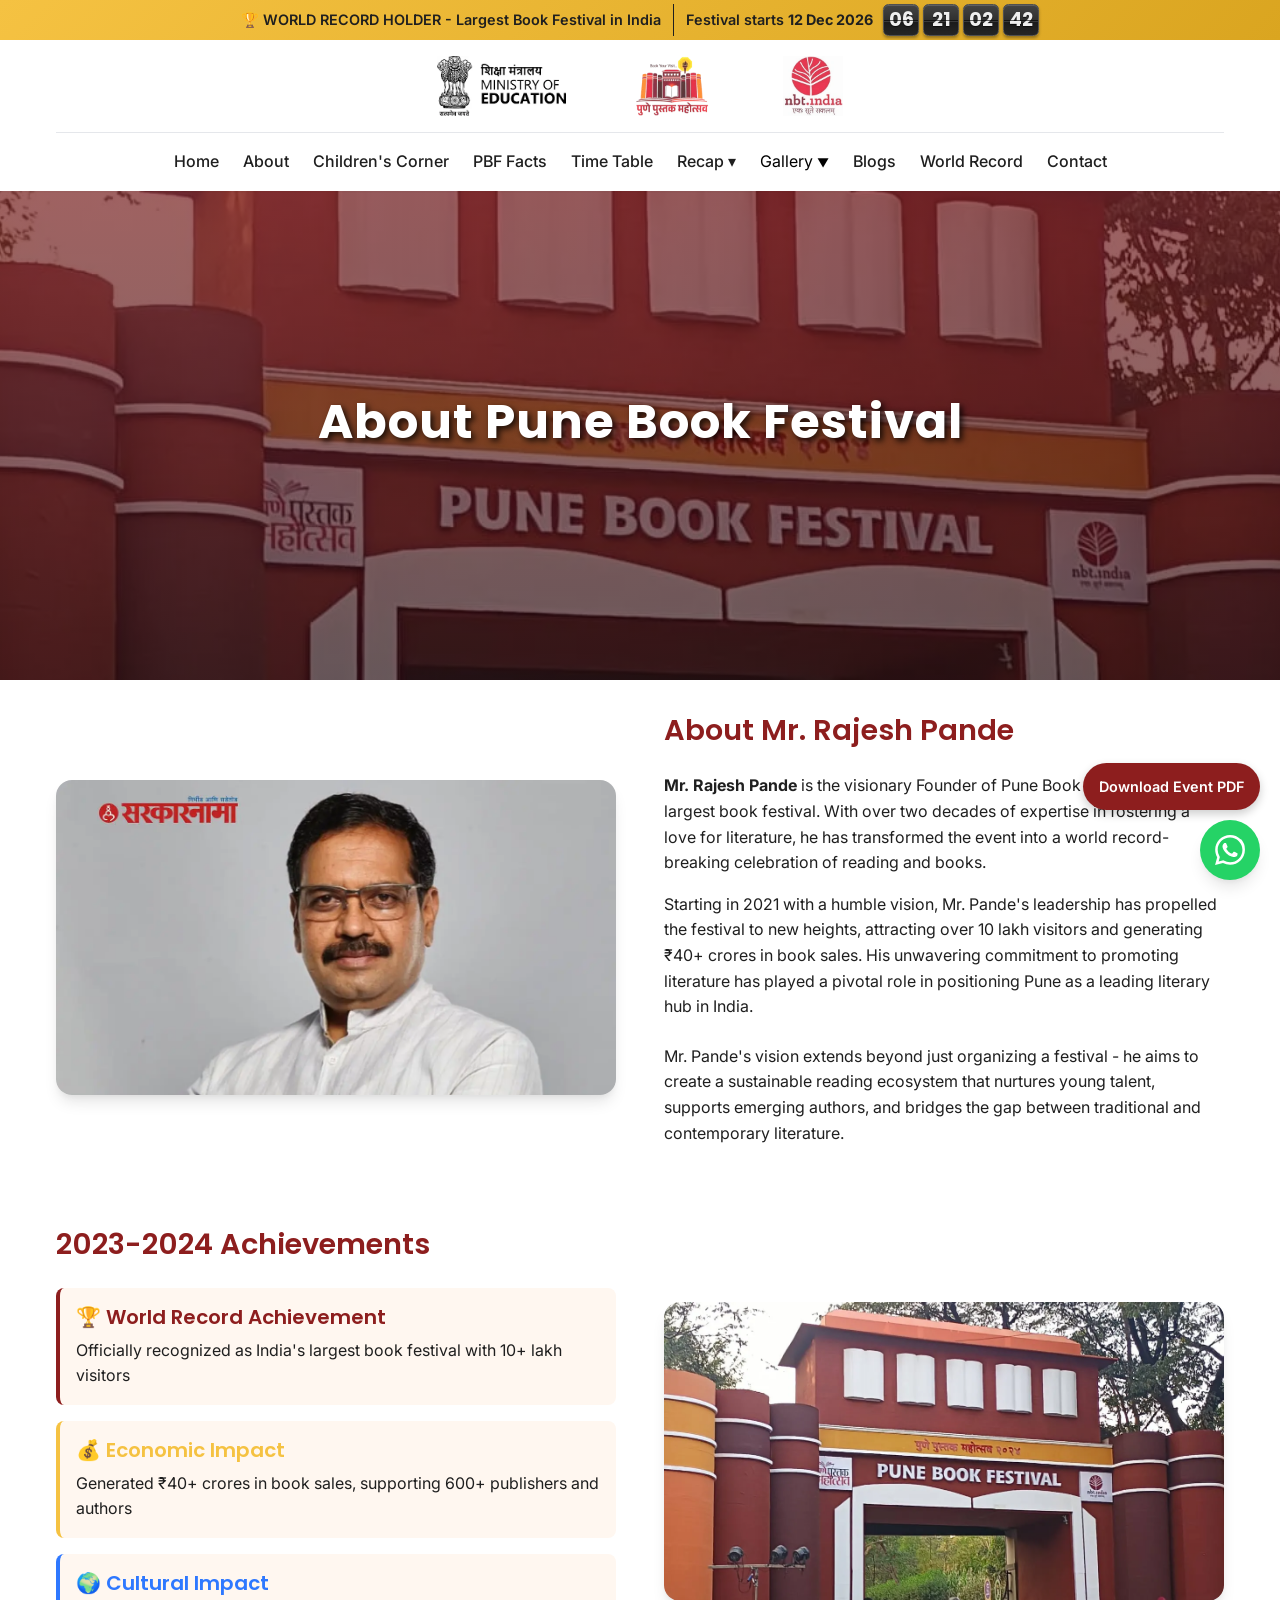
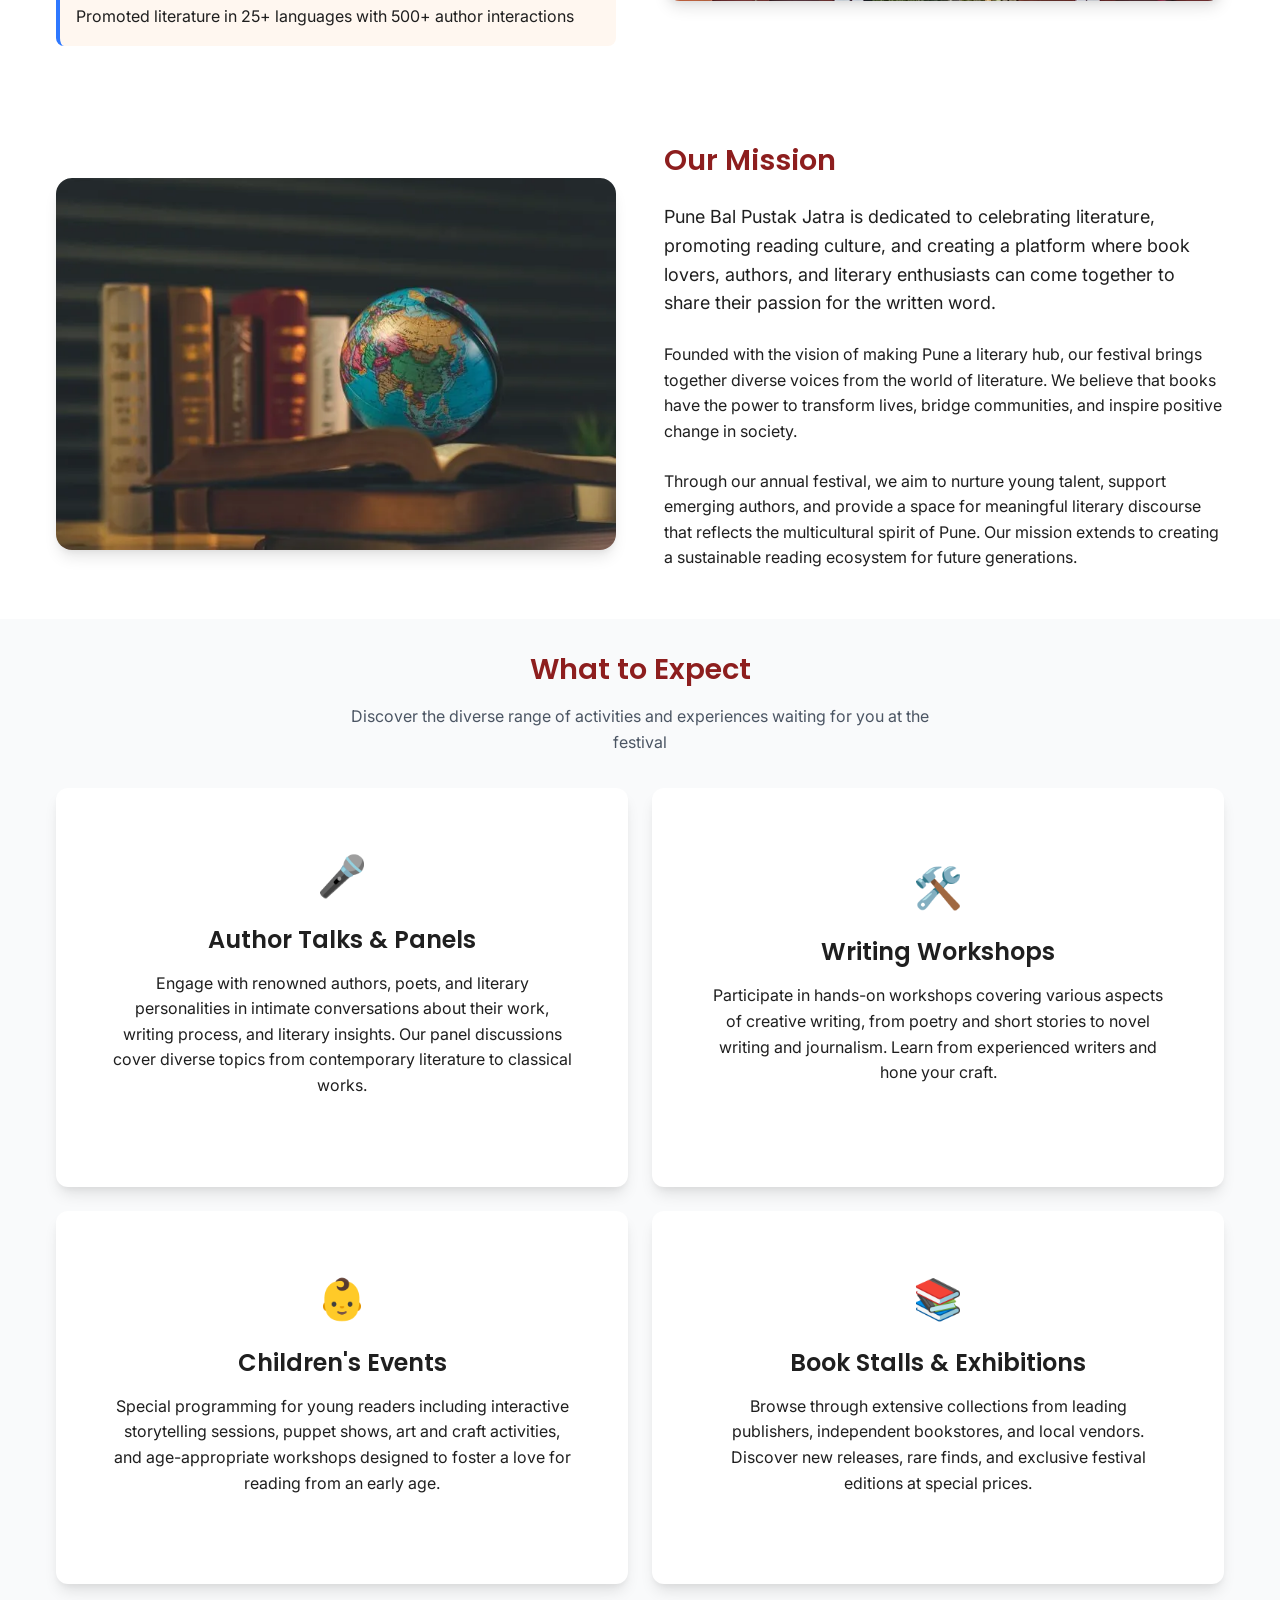
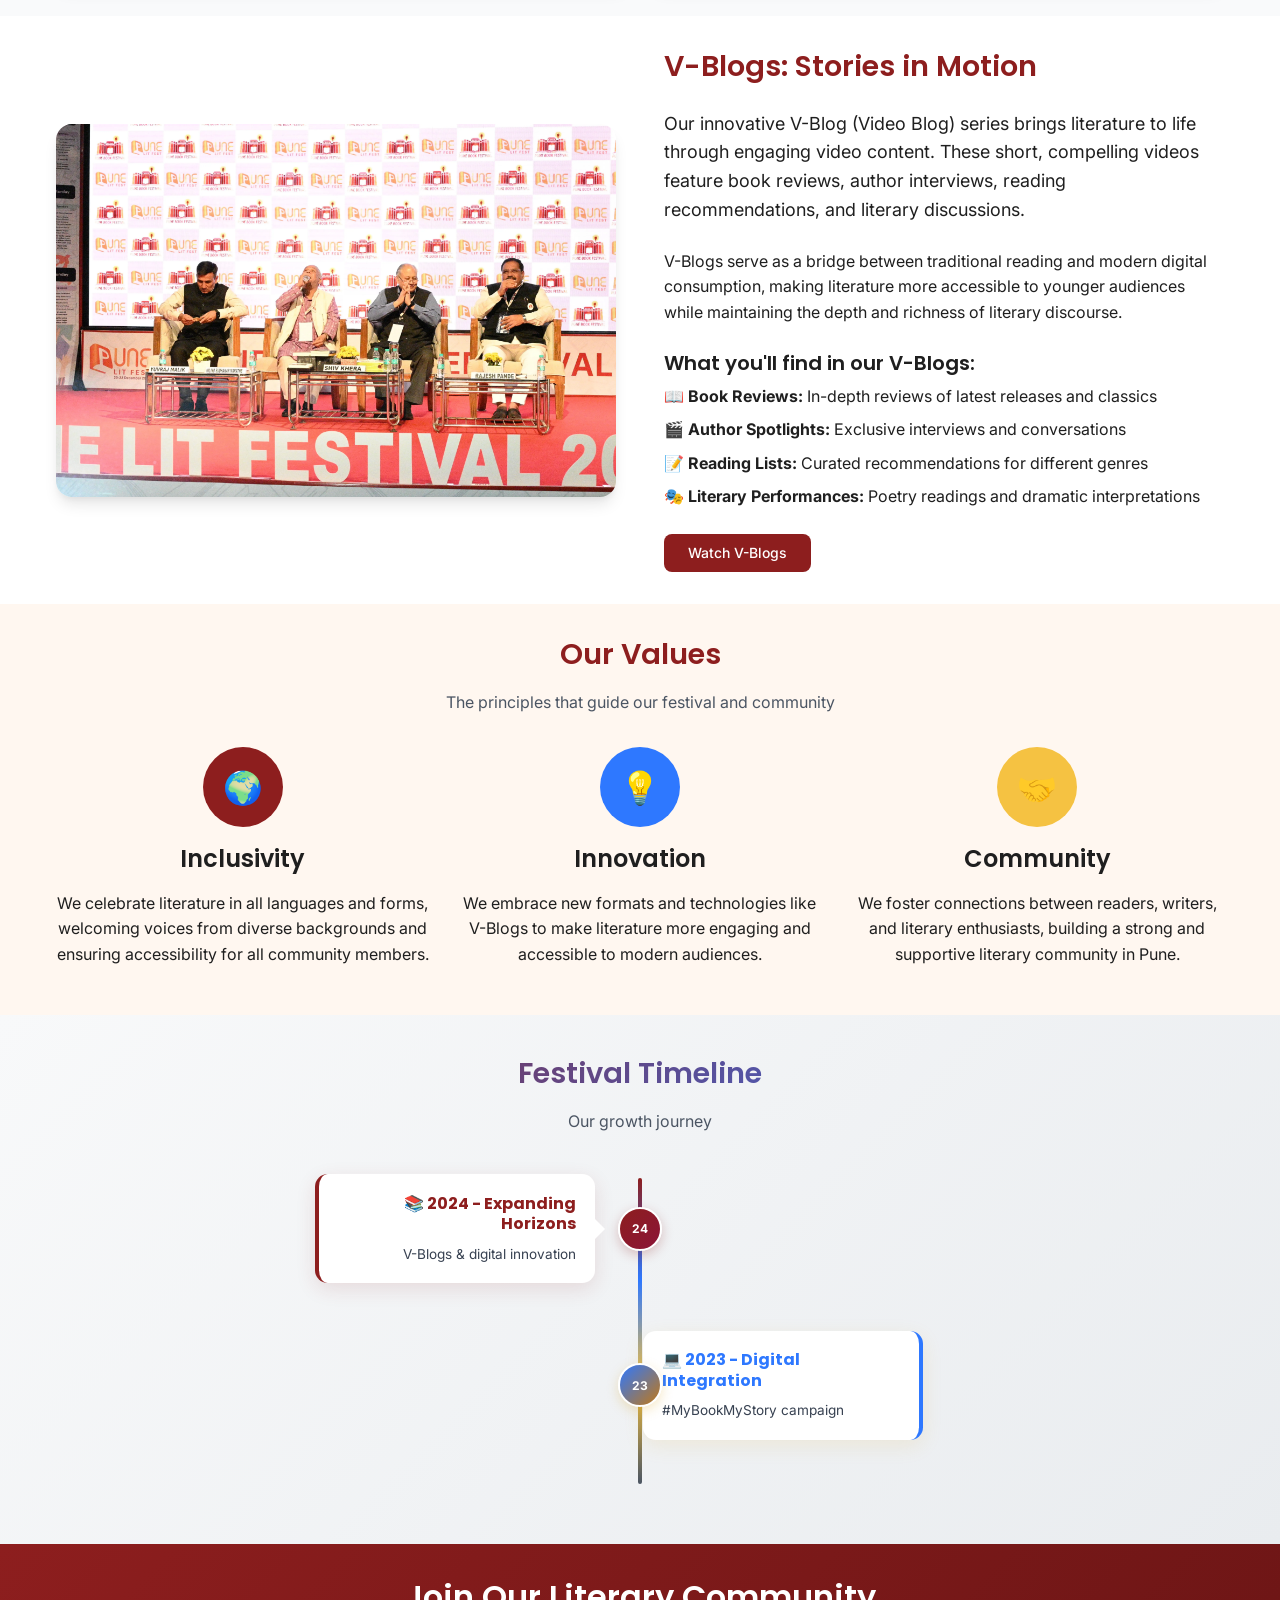
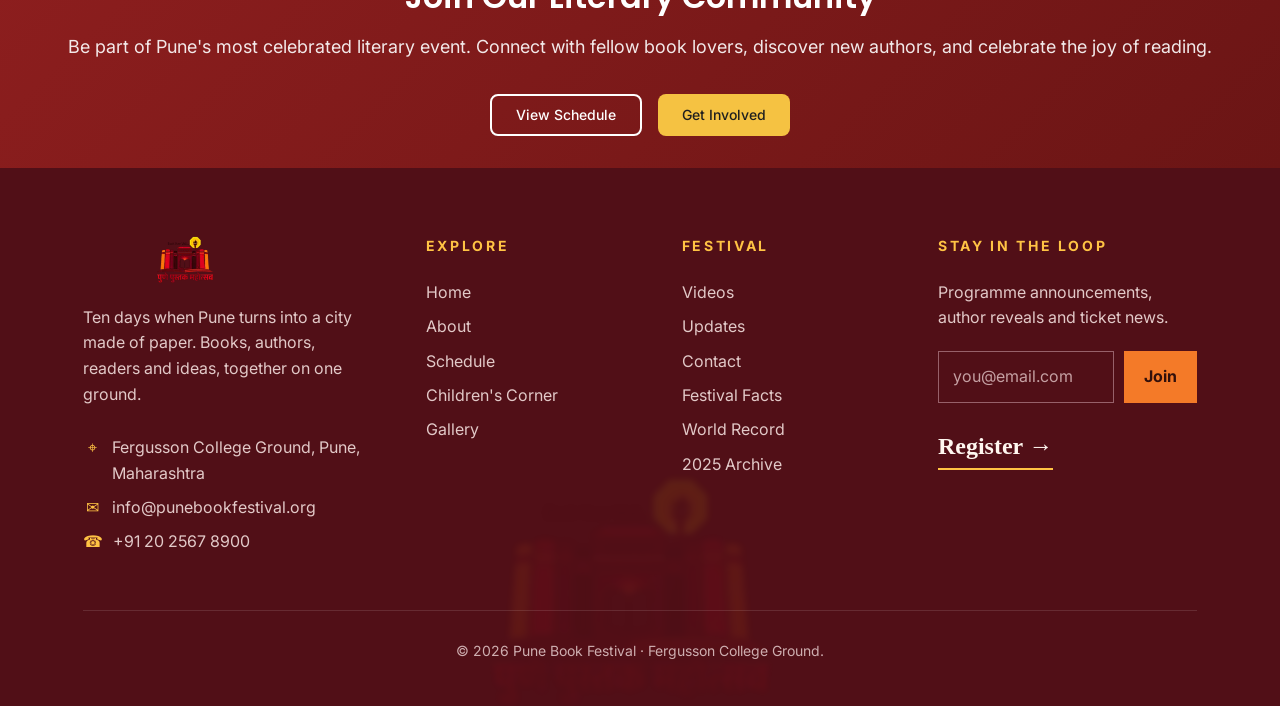
<file: about.html>
<!DOCTYPE html>
<html lang="en">

<head>
    <meta charset="UTF-8">
    <meta name="viewport" content="width=device-width, initial-scale=1.0">
    <meta name="description"
        content="Learn about Pune Book Festival - our mission, vision, and commitment to promoting reading culture and literature in Pune.">
    <meta name="keywords" content="About Pune Book Festival, mission, vision, reading culture, literature promotion">
    <title>About Us - Pune Book Festival 2025</title>
    <link rel="stylesheet" href="assets/css/style.css?v=countdown-split-flap">
    <script src="assets/js/countdown.js?v=3" defer></script>
    <link rel="icon" type="image/png" href="assets/favicon.png">

</head>


    <!-- World Record Badge -->
<div class="world-record-banner"
        style="background: linear-gradient(135deg, var(--gold) 0%, #DAA520 100%); color: var(--ink); text-align: center; padding: 0.5rem 0; font-weight: 600; font-size: 0.9rem; position: sticky; top: 0; z-index: 1001;">
        <span>🏆 WORLD RECORD HOLDER - Largest Book Festival in India</span>
        <div class="festival-countdown">
            <p><span id="festival-countdown-label">Festival starts</span> <time datetime="2026-12-12T00:00:00+05:30">12 Dec 2026</time></p>
            <p id="festival-countdown-timer" role="timer" hidden>
                <span class="countdown-tile"><b data-unit="days" aria-hidden="true"></b></span>
                <span class="countdown-tile"><b data-unit="hours" aria-hidden="true"></b></span>
                <span class="countdown-tile"><b data-unit="minutes" aria-hidden="true"></b></span>
                <span class="countdown-tile"><b data-unit="seconds" aria-hidden="true"></b></span>
            </p>
        </div>
    </div>

    <!-- Header -->
    <header class="header">
        <div class="container">
            <!-- Top Row with 3 Logos and Register Button -->
            <div class="header-logos"
                style="display: flex; justify-content: space-between; align-items: center; padding: 1rem 0; border-bottom: 1px solid var(--gray-200);">
                <div style="flex: 1;"></div>
                <div style="display: flex; justify-content: center; align-items: center; gap: 2rem; flex: 1;">
                    <img src="assets/MOE.webp" alt="Pune Book Festival Logo" style="height: 60px;">
                    <img src="assets/PBF logo.webp" alt="Partner Logo 2" style="height: 60px; opacity: 0.8;">
                    <img src="assets/NBT_India_logo.webp" alt="Partner Logo 3" style="height: 60px; opacity: 0.8;">
                </div>
                <div style="flex: 1;"></div>

            </div>

            <div class="header-content" style="justify-content: center;">
                <nav class="nav">
                    <ul class="nav-links">
                        <li class="nav-item"><a href="index.html" class="nav-link">Home</a></li>
                        <li class="nav-item"><a href="about.html" class="nav-link">About</a></li>
                        <li class="nav-item"><a href="childrescorner.html" class="nav-link">Children's Corner</a></li>
                        <li class="nav-item"><a href="pbf-facts.html" class="nav-link">PBF Facts</a></li>
                        <li class="nav-item"><a href="timetable.html" class="nav-link">Time Table</a></li>
                        <li class="nav-item recap-nav">
                            <details>
                                <summary class="nav-link">Recap <span aria-hidden="true">&#9662;</span></summary>
                                <ul class="recap-year-menu">
                                    <li><a class="nav-link" href="/2025">2025</a></li>
                                    <li><a class="nav-link" href="recap.html#recap-2024">2024</a></li>
                                    <li><a class="nav-link" href="recap.html#recap-2023">2023</a></li>
                                </ul>
                            </details>
                        </li>
                        <li class="nav-item has-dropdown">
                            <a href="gallery.html" class="nav-item" style="color: #000;">Gallery <span class="dropdown-arrow">▼</span></a>
                            <div class="dropdown-menu">
                                <a href="photos.html" class="dropdown-item">📸 Photos</a>
                                <a href="videos.html" class="dropdown-item">🎥 Videos</a>
                                 <a href="Reels.html" class="dropdown-item">🎬 Reels</a>
                            </div>
                        </li>
                        <li class="nav-item"><a href="blogs.html" class="nav-link">Blogs</a></li>
                        <li class="nav-item"><a href="world-record.html" class="nav-link">World Record</a></li>
                        <li class="nav-item"><a href="contact.html" class="nav-link">Contact</a></li>
                    </ul>
                </nav>

                <button class="mobile-menu-toggle" aria-label="Toggle mobile menu" aria-expanded="false">
                    ☰
                </button>
            </div>
        </div>
    </header>

    <!-- Main Content -->
    <main>
        <!-- Hero Section -->
        <section class="hero" style="padding: 4rem 0;">
            <div class="container">
                <h1>About Pune Book Festival</h1>
                <!-- <p>Celebrating the rich literary heritage of Pune and fostering a vibrant reading culture in our city through India's largest book festival
                </p> -->
            </div>
        </section>




        <!-- Additional Mission Images Section -->
        <!-- <section class="section" style="background-color: var(--cream); padding: 3rem 0;">
            <div class="container">
                <div class="section-header">
                    <h2 class="section-title">Our Literary Vision</h2>
                    <p class="section-subtitle">Bringing together book lovers, authors, and literary enthusiasts</p>
                </div>
                <div class="grid grid-3" style="gap: 2rem;">
                    <div class="text-center">
                        <img src="assets/pune book festival images/1.webp" 
                             alt="Book lovers and authors coming together" 
                             style="width: 100%; height: 250px; object-fit: cover; border-radius: 1rem; box-shadow: var(--shadow-lg); margin-bottom: 1rem;">
                        <h4 style="color: var(--maroon); margin-bottom: 0.5rem;">Book Lovers Unite</h4>
                        <p style="font-size: 0.9rem; color: var(--gray-600);">Creating a platform for passionate readers to connect and share</p>
                    </div>
                    <div class="text-center">
                        <img src="assets/pune book festival images/7.webp" 
                             alt="Authors and literary enthusiasts sharing knowledge" 
                             style="width: 100%; height: 250px; object-fit: cover; border-radius: 1rem; box-shadow: var(--shadow-lg); margin-bottom: 1rem;">
                        <h4 style="color: var(--maroon); margin-bottom: 0.5rem;">Literary Community</h4>
                        <p style="font-size: 0.9rem; color: var(--gray-600);">Authors and enthusiasts sharing their passion for literature</p>
                    </div>
                    <div class="text-center">
                        <img src="assets/pune book festival images/18.webp" 
                             alt="Promoting reading culture and literature" 
                             style="width: 100%; height: 250px; object-fit: cover; border-radius: 1rem; box-shadow: var(--shadow-lg); margin-bottom: 1rem;">
                        <h4 style="color: var(--maroon); margin-bottom: 0.5rem;">Reading Culture</h4>
                        <p style="font-size: 0.9rem; color: var(--gray-600);">Celebrating literature and promoting the written word</p>
                    </div>
                </div>
            </div>
        </section> -->

        <section class="section">
            <div class="container">
                <div class="grid grid-2" style="align-items: center; gap: 3rem;">
                    <!-- Image on the Left -->
                    <div>
                        <img src="assets/About-images/rajesh-pande-sir.webp" alt="Mr. Rajesh Pande"
                            style="width: 100%; border-radius: 1rem; box-shadow: var(--shadow-lg);">
                    </div>

                    <!-- Text on the Right -->
                    <div>
                        <h2 class="section-title" style="text-align: left; margin-bottom: 1.5rem;">About Mr. Rajesh
                            Pande
                        </h2>
                        <p>
                            <b> Mr. Rajesh Pande </b>is the visionary Founder of Pune Book Festival, India's largest book festival. With over two decades of expertise in fostering
                            a love for literature, he has transformed the event into a world record-breaking celebration
                            of reading and books.
                        </p>
                        <p style="margin-bottom: 1.5rem;">
                            Starting in 2021 with a humble vision, Mr. Pande's leadership has propelled the festival to
                            new heights, attracting over 10 lakh visitors and generating ₹40+ crores in book sales. His
                            unwavering commitment to promoting literature has played a pivotal role in positioning Pune
                            as a leading literary hub in India.
                        </p>
                        <p>
                            Mr. Pande's vision extends beyond just organizing a festival - he aims to create a
                            sustainable reading ecosystem that nurtures young talent, supports emerging authors, and
                            bridges the gap between traditional and contemporary literature.
                        </p>
                    </div>
                </div>
            </div>
        </section>


        <section class="section">
            <div class="container">
                <div class="grid grid-2" style="align-items: center; gap: 3rem;">
                    <div>
                        <h2 class="section-title" style="text-align: left; margin-bottom: 1.5rem;">2023-2024
                            Achievements
                        </h2>
                        <div class="achievement-highlights" style="margin-bottom: 2rem;">
                            <div class="achievement-item"
                                style="background: var(--cream); padding: 1rem; border-radius: 0.5rem; margin-bottom: 1rem; border-left: 4px solid var(--maroon);">
                                <h4 style="color: var(--maroon); margin-bottom: 0.5rem;">🏆 World Record Achievement
                                </h4>
                                <p style="margin: 0;">Officially recognized as India's largest book festival with 10+
                                    lakh visitors</p>
                            </div>
                            <div class="achievement-item"
                                style="background: var(--cream); padding: 1rem; border-radius: 0.5rem; margin-bottom: 1rem; border-left: 4px solid var(--gold);">
                                <h4 style="color: var(--gold); margin-bottom: 0.5rem;">💰 Economic Impact</h4>
                                <p style="margin: 0;">Generated ₹40+ crores in book sales, supporting 600+ publishers
                                    and authors</p>
                            </div>
                            <div class="achievement-item"
                                style="background: var(--cream); padding: 1rem; border-radius: 0.5rem; border-left: 4px solid var(--accent);">
                                <h4 style="color: var(--accent); margin-bottom: 0.5rem;">🌍 Cultural Impact</h4>
                                <p style="margin: 0;">Promoted literature in 25+ languages with 500+ author interactions
                                </p>
                            </div>
                        </div>
                    </div>
                    <div>
                        <img src="assets/About-images/11.webp" alt="Festival mission illustration"
                            style="width: 100%; border-radius: 1rem; box-shadow: var(--shadow-lg);">
                    </div>
                </div>
            </div>
        </section>

        <!-- Mission & Story -->
        <section class="section">
            <div class="container">
                <div class="grid grid-2" style="align-items: center; gap: 3rem;">
                    <div>
                        <img src="assets/About-images/Our mission.webp"
                            style="width: 100%; border-radius: 1rem; box-shadow: var(--shadow-lg);">
                    </div>
                    <div>
                        <h2 class="section-title" style="text-align: left; margin-bottom: 1.5rem;">Our Mission</h2>
                        <p style="font-size: 1.125rem; margin-bottom: 1.5rem;">
                            Pune Bal Pustak Jatra is dedicated to celebrating literature, promoting reading culture, and
                            creating a platform where book lovers, authors, and literary enthusiasts can come together
                            to share their passion for the written word.
                        </p>
                        <p style="margin-bottom: 1.5rem;">
                            Founded with the vision of making Pune a literary hub, our festival brings together diverse
                            voices from the world of literature. We believe that books have the power to transform
                            lives, bridge communities, and inspire positive change in society.
                        </p>
                        <p>
                            Through our annual festival, we aim to nurture young talent, support emerging authors, and
                            provide a space for meaningful literary discourse that reflects the multicultural spirit of
                            Pune. Our mission extends to creating a sustainable reading ecosystem for future
                            generations.
                        </p>
                    </div>
                </div>
            </div>
        </section>

        <!-- What to Expect -->
        <section class="section" style="background-color: var(--gray-50);">
            <div class="container">
                <div class="section-header">
                    <h2 class="section-title">What to Expect</h2>
                    <p class="section-subtitle">Discover the diverse range of activities and experiences waiting for you
                        at the festival</p>
                </div>

                <div class="grid grid-2">
                    <div class="card">
                        <div class="card-body">
                            <div style="font-size: 2.5rem; margin-bottom: 1rem;">🎤</div>
                            <h3>Author Talks & Panels</h3>
                            <p>Engage with renowned authors, poets, and literary personalities in intimate conversations
                                about their work, writing process, and literary insights. Our panel discussions cover
                                diverse topics from contemporary literature to classical works.</p>
                        </div>
                    </div>

                    <div class="card">
                        <div class="card-body">
                            <div style="font-size: 2.5rem; margin-bottom: 1rem;">🛠️</div>
                            <h3>Writing Workshops</h3>
                            <p>Participate in hands-on workshops covering various aspects of creative writing, from
                                poetry and short stories to novel writing and journalism. Learn from experienced writers
                                and hone your craft.</p>
                        </div>
                    </div>

                    <div class="card">
                        <div class="card-body">
                            <div style="font-size: 2.5rem; margin-bottom: 1rem;">👶</div>
                            <h3>Children's Events</h3>
                            <p>Special programming for young readers including interactive storytelling sessions, puppet
                                shows, art and craft activities, and age-appropriate workshops designed to foster a love
                                for reading from an early age.</p>
                        </div>
                    </div>

                    <div class="card">
                        <div class="card-body">
                            <div style="font-size: 2.5rem; margin-bottom: 1rem;">📚</div>
                            <h3>Book Stalls & Exhibitions</h3>
                            <p>Browse through extensive collections from leading publishers, independent bookstores, and
                                local vendors. Discover new releases, rare finds, and exclusive festival editions at
                                special prices.</p>
                        </div>
                    </div>
                </div>
            </div>
        </section>

        <!-- V-Blogs Section -->
        <section class="section">
            <div class="container">
                <div class="grid grid-2" style="align-items: center; gap: 3rem;">
                    <div>
                        <img src="assets/pune book festival images/7.webp"
                            alt="Pune Book Festival author session"
                            style="width: 100%; border-radius: 1rem; box-shadow: var(--shadow-lg);">
                    </div>
                    <div>
                        <h2 class="section-title" style="text-align: left; margin-bottom: 1.5rem;">V-Blogs: Stories in
                            Motion</h2>
                        <p style="font-size: 1.125rem; margin-bottom: 1.5rem;">
                            Our innovative V-Blog (Video Blog) series brings literature to life through engaging video
                            content. These short, compelling videos feature book reviews, author interviews, reading
                            recommendations, and literary discussions.
                        </p>
                        <p style="margin-bottom: 1.5rem;">
                            V-Blogs serve as a bridge between traditional reading and modern digital consumption, making
                            literature more accessible to younger audiences while maintaining the depth and richness of
                            literary discourse.
                        </p>
                        <div style="margin-bottom: 1.5rem;">
                            <h4 style="margin-bottom: 0.5rem;">What you'll find in our V-Blogs:</h4>
                            <ul style="list-style-type: none; padding-left: 0;">
                                <li style="margin-bottom: 0.5rem;">📖 <strong>Book Reviews:</strong> In-depth reviews of
                                    latest releases and classics</li>
                                <li style="margin-bottom: 0.5rem;">🎬 <strong>Author Spotlights:</strong> Exclusive
                                    interviews and conversations</li>
                                <li style="margin-bottom: 0.5rem;">📝 <strong>Reading Lists:</strong> Curated
                                    recommendations for different genres</li>
                                <li style="margin-bottom: 0.5rem;">🎭 <strong>Literary Performances:</strong> Poetry
                                    readings and dramatic interpretations</li>
                            </ul>
                        </div>
                        <a href="gallery.html#videos" class="btn btn-primary">Watch V-Blogs</a>
                    </div>
                </div>
            </div>
        </section>

        <!-- Festival Values -->
        <section class="section" style="background-color: var(--cream);">
            <div class="container">
                <div class="section-header">
                    <h2 class="section-title">Our Values</h2>
                    <p class="section-subtitle">The principles that guide our festival and community</p>
                </div>

                <div class="grid grid-3">
                    <div class="text-center">
                        <div
                            style="width: 80px; height: 80px; background-color: var(--maroon); border-radius: 50%; display: flex; align-items: center; justify-content: center; margin: 0 auto 1rem; color: white; font-size: 2rem;">
                            🌍</div>
                        <h3>Inclusivity</h3>
                        <p>We celebrate literature in all languages and forms, welcoming voices from diverse backgrounds
                            and ensuring accessibility for all community members.</p>
                    </div>

                    <div class="text-center">
                        <div
                            style="width: 80px; height: 80px; background-color: var(--accent); border-radius: 50%; display: flex; align-items: center; justify-content: center; margin: 0 auto 1rem; color: white; font-size: 2rem;">
                            💡</div>
                        <h3>Innovation</h3>
                        <p>We embrace new formats and technologies like V-Blogs to make literature more engaging and
                            accessible to modern audiences.</p>
                    </div>

                    <div class="text-center">
                        <div
                            style="width: 80px; height: 80px; background-color: var(--gold); border-radius: 50%; display: flex; align-items: center; justify-content: center; margin: 0 auto 1rem; color: var(--ink); font-size: 2rem;">
                            🤝</div>
                        <h3>Community</h3>
                        <p>We foster connections between readers, writers, and literary enthusiasts, building a strong
                            and supportive literary community in Pune.</p>
                    </div>
                </div>
            </div>
        </section>

        <!-- Festival History -->
        <!-- Festival Timeline Tree -->
        <section class="section"
            style="background: linear-gradient(135deg, #f8f9fa 0%, #e9ecef 100%); padding: 2.5rem 0;">
            <div class="container">
                <div class="section-header" style="margin-bottom: 1.5rem;">
                    <h2 class="section-title"
                        style="background: linear-gradient(135deg, var(--maroon), var(--accent)); -webkit-background-clip: text; -webkit-text-fill-color: transparent; background-clip: text;">
                        Festival Timeline</h2>
                    <p class="section-subtitle">Our growth journey</p>
                </div>

                <div class="timeline-tree"
                    style="max-width: 700px; margin: 0 auto; position: relative; padding: 1rem 0;">
                    <!-- Tree Trunk -->
                    <div class="tree-trunk"
                        style="position: absolute; left: 50%; top: 20px; bottom: 20px; width: 4px; background: linear-gradient(to bottom, var(--maroon), var(--accent), var(--gold), var(--gray-600)); transform: translateX(-50%); border-radius: 2px;">
                    </div>

                    <!-- 2024 Branch -->
                    <div class="tree-branch"
                        style="position: relative; margin-bottom: 3rem; display: flex; align-items: center; min-height: 60px;">
                        <div style="width: 47%; text-align: right; padding-right: 1.5rem;">
                            <div
                                style="background: white; padding: 1.2rem; border-radius: 0.8rem; box-shadow: 0 6px 20px rgba(141, 30, 30, 0.12); border-left: 4px solid var(--maroon); position: relative; max-width: 280px; margin-left: auto;">
                                <div
                                    style="position: absolute; right: -10px; top: 50%; transform: translateY(-50%); width: 0; height: 0; border-left: 10px solid white; border-top: 10px solid transparent; border-bottom: 10px solid transparent;">
                                </div>
                                <h5
                                    style="color: var(--maroon); margin: 0 0 0.6rem 0; font-size: 1rem; font-weight: 700; line-height: 1.3;">
                                    📚 2024 - Expanding Horizons</h5>
                                <p style="color: var(--gray-700); font-size: 0.85rem; margin: 0; line-height: 1.4;">
                                    V-Blogs & digital innovation</p>
                            </div>
                        </div>
                        <div
                            style="position: absolute; left: 50%; transform: translateX(-50%); width: 44px; height: 44px; background: linear-gradient(135deg, var(--maroon), #8B1538); border-radius: 50%; display: flex; align-items: center; justify-content: center; color: white; font-weight: bold; font-size: 0.75rem; box-shadow: 0 4px 12px rgba(141, 30, 30, 0.25); z-index: 3; border: 2px solid white;">
                            24</div>
                        <div style="width: 47%; padding-left: 1.5rem;"></div>
                    </div>

                    <!-- 2023 Branch -->
                    <div class="tree-branch"
                        style="position: relative; margin-bottom: 3rem; display: flex; align-items: center; min-height: 60px;">
                        <div style="width: 47%; padding-right: 1.5rem;"></div>
                        <div
                            style="position: absolute; left: 50%; transform: translateX(-50%); width: 44px; height: 44px; background: linear-gradient(135deg, var(--accent), #C17817); border-radius: 50%; display: flex; align-items: center; justify-content: center; color: white; font-weight: bold; font-size: 0.75rem; box-shadow: 0 4px 12px rgba(218, 165, 32, 0.25); z-index: 3; border: 2px solid white;">
                            23</div>
                        <div style="width: 47%; text-align: left; padding-left: 1.5rem;">
                            <div
                                style="background: white; padding: 1.2rem; border-radius: 0.8rem; box-shadow: 0 6px 20px rgba(218, 165, 32, 0.12); border-right: 4px solid var(--accent); position: relative; max-width: 280px;">
                                <div
                                    style="position: absolute; left: -10px; top: 50%; transform: translateY(-50%); width: 0; height: 0; border-right: 10px solid white; border-top: 10px solid transparent; border-bottom: 10px solid transparent;">
                                </div>
                                <h5
                                    style="color: var(--accent); margin: 0 0 0.6rem 0; font-size: 1rem; font-weight: 700; line-height: 1.3;">
                                    💻 2023 - Digital Integration</h5>
                                <p style="color: var(--gray-700); font-size: 0.85rem; margin: 0; line-height: 1.4;">
                                    #MyBookMyStory campaign</p>
                            </div>
                        </div>
                    </div>

                </div>
            </div>
        </section>

        <!-- Call to Action -->
        <section class="section"
            style="background: linear-gradient(135deg, var(--maroon) 0%, #6B1515 100%); color: white;">
            <div class="container text-center">
                <h2 style="color: white; margin-bottom: 1rem;">Join Our Literary Community</h2>
                <p style="font-size: 1.125rem; margin-bottom: 2rem; opacity: 0.9;">
                    Be part of Pune's most celebrated literary event. Connect with fellow book lovers, discover new
                    authors, and celebrate the joy of reading.
                </p>
                <div style="display: flex; justify-content: center; gap: 1rem; flex-wrap: wrap;">
                    <a href="timetable.html" class="btn btn-outline" style="color: white; border-color: white;">View
                        Schedule</a>
                    <a href="contact.html" class="btn" style="background-color: var(--gold); color: var(--ink);">Get
                        Involved</a>
                </div>
            </div>
        </section>
    </main>

    <footer class="festival-footer">
        <div class="festival-footer-inner">
            <div class="festival-footer-grid">
                <div class="festival-footer-intro">
                    <a class="festival-footer-brand" href="index.html">
                        <img src="assets/PBF%20logo.webp" alt="Pune Book Festival" width="120" height="100" loading="lazy">
                    </a>
                    <p>Ten days when Pune turns into a city made of paper. Books, authors, readers and ideas, together on one ground.</p>
                    <address class="festival-footer-contact">
                        <a href="https://maps.google.com/maps/dir//Fergusson+College,+Shivajinagar,+Pune"><span aria-hidden="true">&#x2316;</span>Fergusson College Ground, Pune, Maharashtra</a>
                        <a href="mailto:info@punebookfestival.org"><span aria-hidden="true">&#x2709;</span>info@punebookfestival.org</a>
                        <a href="tel:+912025678900"><span aria-hidden="true">&#x260E;</span>+91 20 2567 8900</a>
                    </address>
                </div>
                <nav aria-label="Explore">
                    <h2>Explore</h2>
                    <ul>
                        <li><a href="index.html">Home</a></li>
                        <li><a href="about.html">About</a></li>
                        <li><a href="timetable.html">Schedule</a></li>
                        <li><a href="childrescorner.html">Children's Corner</a></li>
                        <li><a href="gallery.html">Gallery</a></li>
                    </ul>
                </nav>
                <nav aria-label="Festival">
                    <h2>Festival</h2>
                    <ul>
                        <li><a href="videos.html">Videos</a></li>
                        <li><a href="blogs.html">Updates</a></li>
                        <li><a href="contact.html">Contact</a></li>
                        <li><a href="pbf-facts.html">Festival Facts</a></li>
                        <li><a href="world-record.html">World Record</a></li>
                        <li><a href="/2025">2025 Archive</a></li>
                    </ul>
                </nav>
                <section aria-labelledby="festival-footer-newsletter">
                    <h2 id="festival-footer-newsletter">Stay in the loop</h2>
                    <p>Programme announcements, author reveals and ticket news.</p>
                    <form class="festival-footer-signup" action="mailto:info@punebookfestival.org?subject=Newsletter%20signup" method="post" enctype="text/plain">
                        <input type="email" name="email" aria-label="Email address" placeholder="you@email.com" autocomplete="email" required>
                        <button type="submit" title="Send a signup request using your email app">Join</button>
                    </form>
                    <a class="festival-footer-register" href="index.html#festival-registration">Register <span aria-hidden="true">&rarr;</span></a>
                </section>
            </div>
            <p class="festival-footer-bottom">&copy; 2026 Pune Book Festival &middot; Fergusson College Ground.</p>
        </div>
    </footer>
    <a href="assets/pdf/Pune Lit Fest Brochure.pdf" class="download-float" aria-label="Download Event Timetable PDF" target="_blank" rel="noopener">
        Download Event PDF
    </a>

    <!-- WhatsApp Floating Button -->
    <a href="#" class="whatsapp-float" aria-label="Contact us on WhatsApp">
        <svg viewBox="0 0 24 24">
            <path
                d="M17.472 14.382c-.297-.149-1.758-.867-2.03-.967-.273-.099-.471-.148-.67.15-.197.297-.767.966-.94 1.164-.173.199-.347.223-.644.075-.297-.15-1.255-.463-2.39-1.475-.883-.788-1.48-1.761-1.653-2.059-.173-.297-.018-.458.13-.606.134-.133.298-.347.446-.52.149-.174.198-.298.298-.497.099-.198.05-.371-.025-.52-.075-.149-.669-1.612-.916-2.207-.242-.579-.487-.5-.669-.51-.173-.008-.371-.01-.57-.01-.198 0-.52.074-.792.372-.272.297-1.04 1.016-1.04 2.479 0 1.462 1.065 2.875 1.213 3.074.149.198 2.096 3.2 5.077 4.487.709.306 1.262.489 1.694.625.712.227 1.36.195 1.871.118.571-.085 1.758-.719 2.006-1.413.248-.694.248-1.289.173-1.413-.074-.124-.272-.198-.57-.347m-5.421 7.403h-.004a9.87 9.87 0 01-5.031-1.378l-.361-.214-3.741.982.998-3.648-.235-.374a9.86 9.86 0 01-1.51-5.26c.001-5.45 4.436-9.884 9.888-9.884 2.64 0 5.122 1.03 6.988 2.898a9.825 9.825 0 012.893 6.994c-.003 5.45-4.437 9.884-9.885 9.884m8.413-18.297A11.815 11.815 0 0012.05 0C5.495 0 .16 5.335.157 11.892c0 2.096.547 4.142 1.588 5.945L.057 24l6.305-1.654a11.882 11.882 0 005.683 1.448h.005c6.554 0 11.89-5.335 11.893-11.893A11.821 11.821 0 0020.885 3.488" />
        </svg>
    </a>
    <script src="assets/js/app.js"></script>
      <script>
        // Countdown Timer
        function updateCountdown() {
            const targetDate = new Date('December 13, 2025 00:00:00').getTime();
            const now = new Date().getTime();
            const distance = targetDate - now;

            if (distance > 0) {
                const days = Math.floor(distance / (1000 * 60 * 60 * 24));
                const hours = Math.floor((distance % (1000 * 60 * 60 * 24)) / (1000 * 60 * 60));
                const minutes = Math.floor((distance % (1000 * 60 * 60)) / (1000 * 60));
                const seconds = Math.floor((distance % (1000 * 60)) / 1000);

                document.getElementById('countdown').innerHTML = `${days}d ${hours}h ${minutes}m ${seconds}s to PBF 2025!`;
            } else {
                document.getElementById('countdown').innerHTML = 'PBF 2025 is Live! 🎉';
            }
        }

        setInterval(updateCountdown, 1000);
        updateCountdown(); // Initial call

        // Mobile Menu Toggle
        function toggleMobileMenu() {
            const nav = document.querySelector('.nav');
            nav.classList.toggle('active');
        }
    </script>
</body>

</html>
</file>
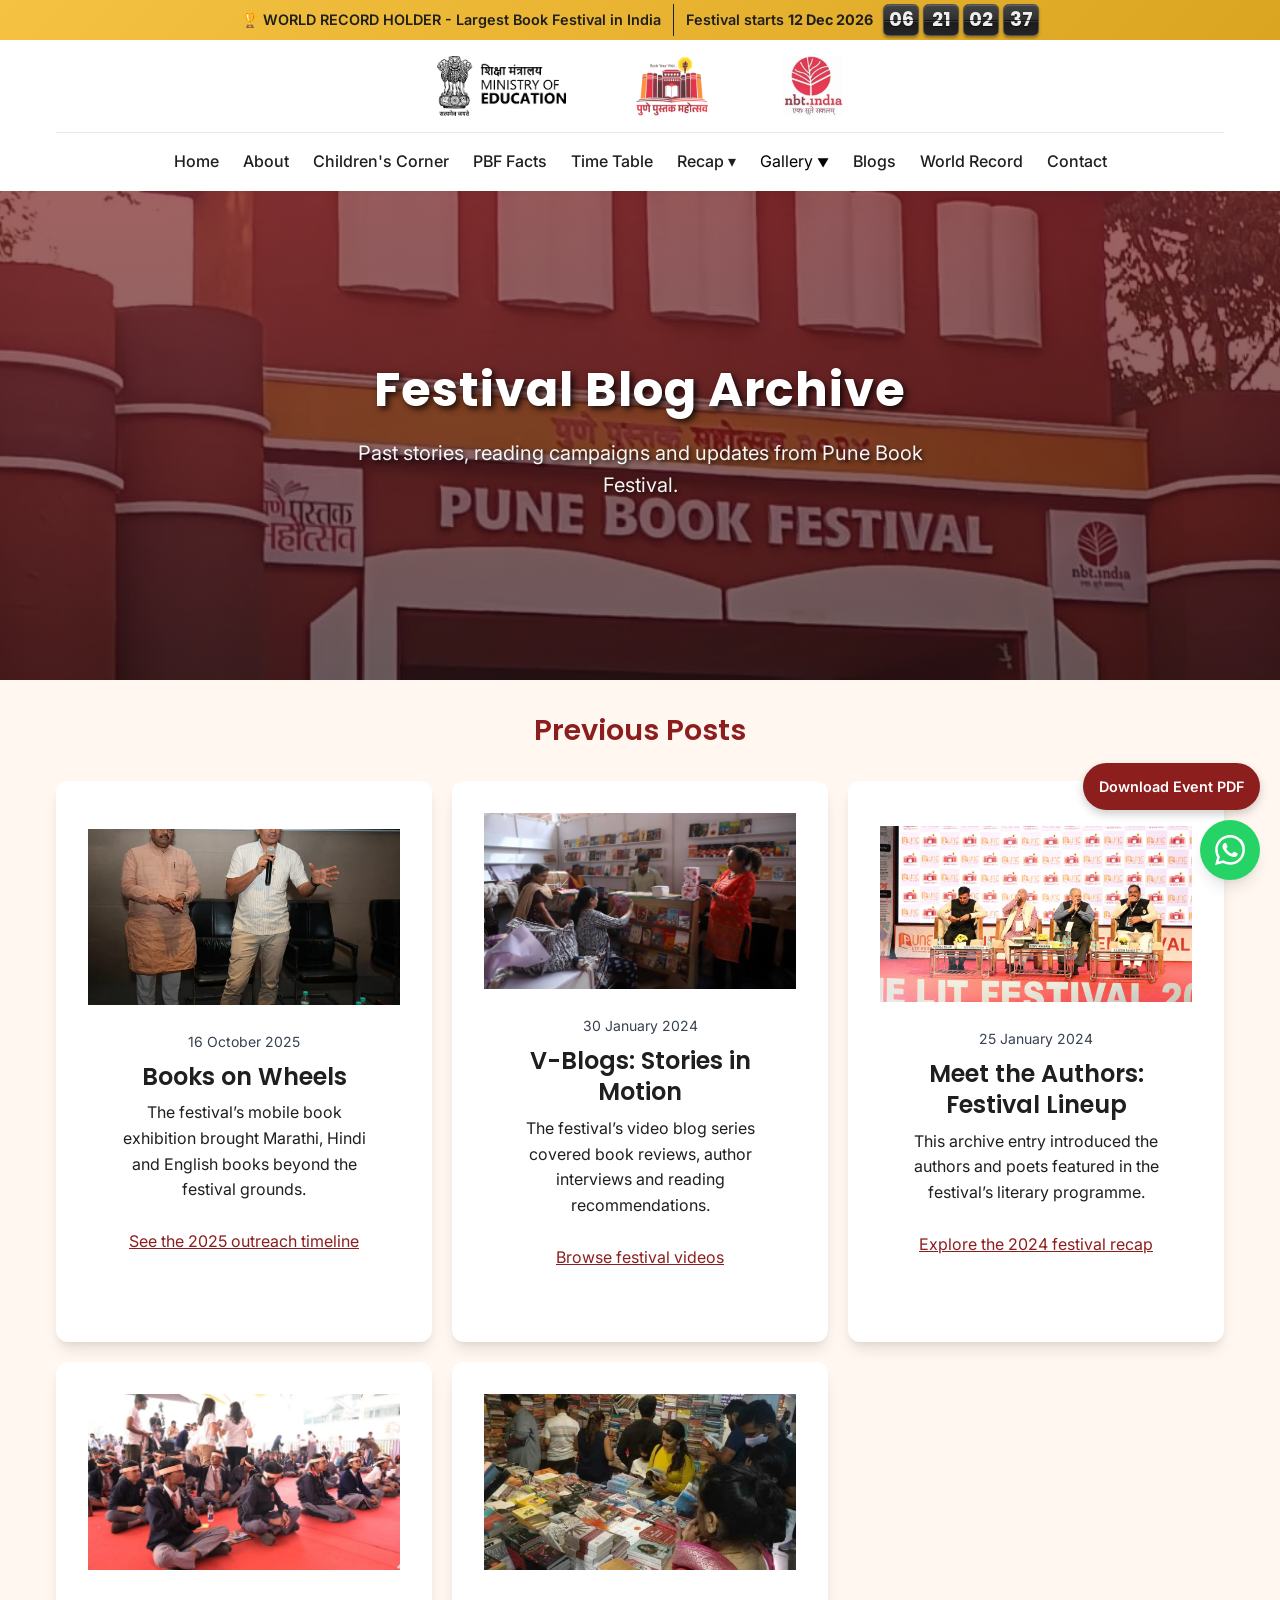
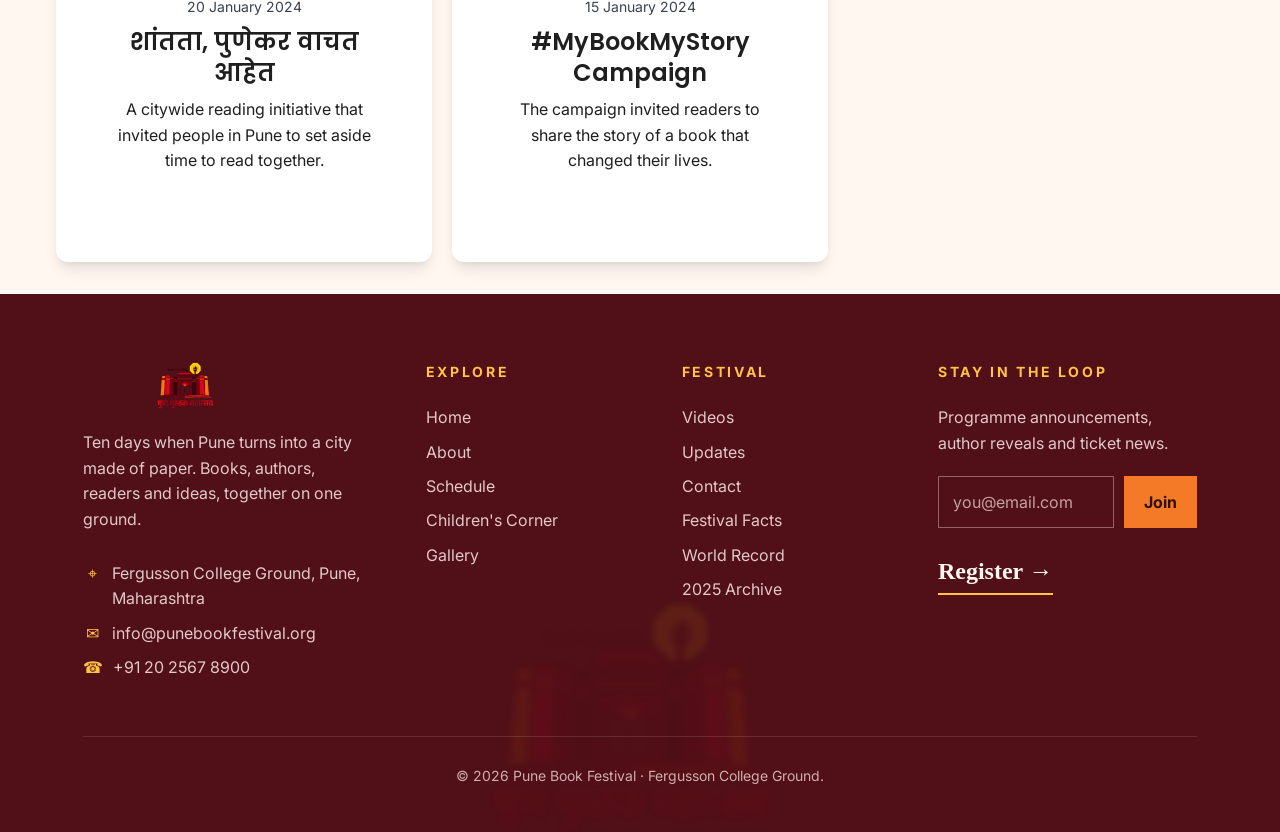
<file: blogs.html>
<!DOCTYPE html>
<html lang="en">

<head>
    <meta charset="UTF-8">
    <meta name="viewport" content="width=device-width, initial-scale=1.0">
    <meta name="description"
        content="Pune Book Festival Blogs - Read latest updates, campaign stories, author features, and literary insights from our festival community.">
    <meta name="keywords"
        content="Pune Book Festival blogs, literary updates, #MyBookMyStory, reading initiatives, author features">
    <title>Festival Blog Archive | Pune Book Festival</title>
    <link rel="stylesheet" href="assets/css/style.css?v=countdown-split-flap">
    <script src="assets/js/countdown.js?v=3" defer></script>
    <link rel="icon" type="image/png" href="assets/favicon.png">
    <style>
        .blog-archive-hero {
            min-height: 0;
            padding-block: clamp(2.5rem, 7vw, 6rem);
        }

        .blog-archive {
            background: var(--cream);
        }

        .blog-archive-grid {
            display: grid;
            grid-template-columns: repeat(auto-fit, minmax(min(100%, 18rem), 1fr));
            gap: 1.25rem;
        }

        .blog-archive-grid article {
            scroll-margin-top: calc(var(--world-record-banner-height) + var(--header-safe-space) + 4rem);
        }

        .blog-archive-grid article:target {
            outline: 2px solid var(--maroon);
            outline-offset: 4px;
        }

        .blog-archive-grid img {
            display: block;
            width: 100%;
            aspect-ratio: 16 / 9;
            object-fit: cover;
        }

        .blog-archive-grid h3 {
            margin-block: .4rem .55rem;
        }

        .blog-archive-grid time {
            color: var(--gray-700);
            font-size: .875rem;
        }

        .blog-archive-grid a {
            display: inline-block;
            margin-top: .65rem;
            color: var(--maroon);
            text-decoration: underline;
        }

        @media (max-width: 768px) {
            .festival-blogs { padding-top: 0; }
            .festival-blogs .world-record-banner { position: static !important; height: auto; padding-block: .5rem !important; }
            .festival-blogs .header { position: relative; top: auto; }
            .blog-archive-grid article { scroll-margin-top: 1rem; }
        }
    </style>
</head>

<body class="festival-blogs">
    <!-- World Record Badge -->
    <div class="world-record-banner" style="background: linear-gradient(135deg, var(--gold) 0%, #DAA520 100%); color: var(--ink); text-align: center; padding: 0.5rem 0; font-weight: 600; font-size: 0.9rem; position: sticky; top: 0; z-index: 1001;">
        <span>🏆 WORLD RECORD HOLDER - Largest Book Festival in India</span>
        <div class="festival-countdown">
            <p><span id="festival-countdown-label">Festival starts</span> <time datetime="2026-12-12T00:00:00+05:30">12 Dec 2026</time></p>
            <p id="festival-countdown-timer" role="timer" hidden>
                <span class="countdown-tile"><b data-unit="days" aria-hidden="true"></b></span>
                <span class="countdown-tile"><b data-unit="hours" aria-hidden="true"></b></span>
                <span class="countdown-tile"><b data-unit="minutes" aria-hidden="true"></b></span>
                <span class="countdown-tile"><b data-unit="seconds" aria-hidden="true"></b></span>
            </p>
        </div>
    </div>

    <!-- Header -->
    <header class="header">
        <div class="container">
            <!-- Top Row with 3 Logos and Register Button -->
            <div class="header-logos" style="display: flex; justify-content: space-between; align-items: center; padding: 1rem 0; border-bottom: 1px solid var(--gray-200);">
                <div style="flex: 1;"></div>
                   <div style="display: flex; justify-content: center; align-items: center; gap: 2rem; flex: 1;">
                    <img src="assets/MOE.webp" alt="Pune Book Festival Logo" style="height: 60px;">
                    <img src="assets/PBF logo.webp" alt="Partner Logo 2" style="height: 60px; opacity: 0.8;">
                    <img src="assets/NBT_India_logo.webp" alt="Partner Logo 3" style="height: 60px; opacity: 0.8;">
                </div>

                <div style="flex: 1;"></div>

            </div>

            <div class="header-content" style="justify-content: center;">
                <nav class="nav">
                    <ul class="nav-links">
                        <li class="nav-item"><a href="index.html" class="nav-link">Home</a></li>
                        <li class="nav-item"><a href="about.html" class="nav-link">About</a></li>
                        <li class="nav-item"><a href="childrescorner.html" class="nav-link">Children's Corner</a></li>
                        <li class="nav-item"><a href="pbf-facts.html" class="nav-link">PBF Facts</a></li>
                        <li class="nav-item"><a href="timetable.html" class="nav-link">Time Table</a></li>
                        <li class="nav-item recap-nav">
                            <details>
                                <summary class="nav-link">Recap <span aria-hidden="true">&#9662;</span></summary>
                                <ul class="recap-year-menu">
                                    <li><a class="nav-link" href="/2025">2025</a></li>
                                    <li><a class="nav-link" href="recap.html#recap-2024">2024</a></li>
                                    <li><a class="nav-link" href="recap.html#recap-2023">2023</a></li>
                                </ul>
                            </details>
                        </li>
                        <li class="nav-item has-dropdown">
                            <a href="gallery.html" class="nav-item" style="color: #000;">Gallery <span class="dropdown-arrow">▼</span></a>
                            <div class="dropdown-menu">
                                <a href="photos.html" class="dropdown-item">📸 Photos</a>
                                <a href="videos.html" class="dropdown-item">🎥 Videos</a>
                                <a href="Reels.html" class="dropdown-item">🎬 Reels</a>
                            </div>
                        </li>
                        <li class="nav-item"><a href="blogs.html" class="nav-link">Blogs</a></li>
                        <li class="nav-item"><a href="world-record.html" class="nav-link">World Record</a></li>
                        <li class="nav-item"><a href="contact.html" class="nav-link">Contact</a></li>
                    </ul>
                </nav>

                <button class="mobile-menu-toggle" aria-label="Toggle mobile menu" aria-expanded="false">
                    ☰
                </button>
            </div>
        </div>
    </header>

    <main>
        <section class="hero blog-archive-hero">
            <div class="container">
                <h1>Festival Blog Archive</h1>
                <p>Past stories, reading campaigns and updates from Pune Book Festival.</p>
            </div>
        </section>

        <section class="section blog-archive" aria-labelledby="previous-posts-title">
            <div class="container">
                <div class="section-header">
                    <h2 class="section-title" id="previous-posts-title">Previous Posts</h2>
                </div>
                <div class="blog-archive-grid">
                    <article class="card" id="road-journey">
                        <img src="assets/archive-2025/announcement-560.webp" alt="A speaker at the 2025 festival announcement" loading="lazy">
                        <div class="card-body">
                            <time datetime="2025-10-16">16 October 2025</time>
                            <h3>Books on Wheels</h3>
                            <p>The festival’s mobile book exhibition brought Marathi, Hindi and English books beyond the festival grounds.</p>
                            <a href="/2025/#timeline">See the 2025 outreach timeline</a>
                        </div>
                    </article>
                    <article class="card" id="post-4">
                        <img src="assets/pune%20book%20festival%20images/19.webp" alt="Readers browsing books at the festival" loading="lazy">
                        <div class="card-body">
                            <time datetime="2024-01-30">30 January 2024</time>
                            <h3>V-Blogs: Stories in Motion</h3>
                            <p>The festival’s video blog series covered book reviews, author interviews and reading recommendations.</p>
                            <a href="videos.html">Browse festival videos</a>
                        </div>
                    </article>
                    <article class="card" id="post-3">
                        <img src="assets/pune%20book%20festival%20images/7.webp" alt="A discussion on the festival stage" loading="lazy">
                        <div class="card-body">
                            <time datetime="2024-01-25">25 January 2024</time>
                            <h3>Meet the Authors: Festival Lineup</h3>
                            <p>This archive entry introduced the authors and poets featured in the festival’s literary programme.</p>
                            <a href="recap.html#recap-2024">Explore the 2024 festival recap</a>
                        </div>
                    </article>
                    <article class="card" id="post-2">
                        <img src="assets/pune%20book%20festival%20images/1.webp" alt="Participants gathered at a festival reading event" loading="lazy">
                        <div class="card-body">
                            <time datetime="2024-01-20">20 January 2024</time>
                            <h3 lang="mr">शांतता, पुणेकर वाचत आहेत</h3>
                            <p>A citywide reading initiative that invited people in Pune to set aside time to read together.</p>
                        </div>
                    </article>
                    <article class="card" id="post-1">
                        <img src="assets/pune%20book%20festival%20images/10.webp" alt="Visitors looking through a festival book stall" loading="lazy">
                        <div class="card-body">
                            <time datetime="2024-01-15">15 January 2024</time>
                            <h3>#MyBookMyStory Campaign</h3>
                            <p>The campaign invited readers to share the story of a book that changed their lives.</p>
                        </div>
                    </article>
                </div>
            </div>
        </section>
    </main>

    <footer class="festival-footer">
        <div class="festival-footer-inner">
            <div class="festival-footer-grid">
                <div class="festival-footer-intro">
                    <a class="festival-footer-brand" href="index.html">
                        <img src="assets/PBF%20logo.webp" alt="Pune Book Festival" width="120" height="100" loading="lazy">
                    </a>
                    <p>Ten days when Pune turns into a city made of paper. Books, authors, readers and ideas, together on one ground.</p>
                    <address class="festival-footer-contact">
                        <a href="https://maps.google.com/maps/dir//Fergusson+College,+Shivajinagar,+Pune"><span aria-hidden="true">&#x2316;</span>Fergusson College Ground, Pune, Maharashtra</a>
                        <a href="mailto:info@punebookfestival.org"><span aria-hidden="true">&#x2709;</span>info@punebookfestival.org</a>
                        <a href="tel:+912025678900"><span aria-hidden="true">&#x260E;</span>+91 20 2567 8900</a>
                    </address>
                </div>
                <nav aria-label="Explore">
                    <h2>Explore</h2>
                    <ul>
                        <li><a href="index.html">Home</a></li>
                        <li><a href="about.html">About</a></li>
                        <li><a href="timetable.html">Schedule</a></li>
                        <li><a href="childrescorner.html">Children's Corner</a></li>
                        <li><a href="gallery.html">Gallery</a></li>
                    </ul>
                </nav>
                <nav aria-label="Festival">
                    <h2>Festival</h2>
                    <ul>
                        <li><a href="videos.html">Videos</a></li>
                        <li><a href="blogs.html">Updates</a></li>
                        <li><a href="contact.html">Contact</a></li>
                        <li><a href="pbf-facts.html">Festival Facts</a></li>
                        <li><a href="world-record.html">World Record</a></li>
                        <li><a href="/2025">2025 Archive</a></li>
                    </ul>
                </nav>
                <section aria-labelledby="festival-footer-newsletter">
                    <h2 id="festival-footer-newsletter">Stay in the loop</h2>
                    <p>Programme announcements, author reveals and ticket news.</p>
                    <form class="festival-footer-signup" action="mailto:info@punebookfestival.org?subject=Newsletter%20signup" method="post" enctype="text/plain">
                        <input type="email" name="email" aria-label="Email address" placeholder="you@email.com" autocomplete="email" required>
                        <button type="submit" title="Send a signup request using your email app">Join</button>
                    </form>
                    <a class="festival-footer-register" href="index.html#festival-registration">Register <span aria-hidden="true">&rarr;</span></a>
                </section>
            </div>
            <p class="festival-footer-bottom">&copy; 2026 Pune Book Festival &middot; Fergusson College Ground.</p>
        </div>
    </footer>

    <a href="assets/pdf/Pune Lit Fest Brochure.pdf" class="download-float" aria-label="Download Event Timetable PDF" target="_blank" rel="noopener">
        Download Event PDF
    </a>

    <!-- WhatsApp Floating Button -->
    <a href="#" class="whatsapp-float" aria-label="Contact us on WhatsApp">
        <svg viewBox="0 0 24 24">
            <path
                d="M17.472 14.382c-.297-.149-1.758-.867-2.03-.967-.273-.099-.471-.148-.67.15-.197.297-.767.966-.94 1.164-.173.199-.347.223-.644.075-.297-.15-1.255-.463-2.39-1.475-.883-.788-1.48-1.761-1.653-2.059-.173-.297-.018-.458.13-.606.134-.133.298-.347.446-.52.149-.174.198-.298.298-.497.099-.198.05-.371-.025-.52-.075-.149-.669-1.612-.916-2.207-.242-.579-.487-.5-.669-.51-.173-.008-.371-.01-.57-.01-.198 0-.52.074-.792.372-.272.297-1.04 1.016-1.04 2.479 0 1.462 1.065 2.875 1.213 3.074.149.198 2.096 3.2 5.077 4.487.709.306 1.262.489 1.694.625.712.227 1.36.195 1.871.118.571-.085 1.758-.719 2.006-1.413.248-.694.248-1.289.173-1.413-.074-.124-.272-.198-.57-.347m-5.421 7.403h-.004a9.87 9.87 0 01-5.031-1.378l-.361-.214-3.741.982.998-3.648-.235-.374a9.86 9.86 0 01-1.51-5.26c.001-5.45 4.436-9.884 9.888-9.884 2.64 0 5.122 1.03 6.988 2.898a9.825 9.825 0 012.893 6.994c-.003 5.45-4.437 9.884-9.885 9.884m8.413-18.297A11.815 11.815 0 0012.05 0C5.495 0 .16 5.335.157 11.892c0 2.096.547 4.142 1.588 5.945L.057 24l6.305-1.654a11.882 11.882 0 005.683 1.448h.005c6.554 0 11.89-5.335 11.893-11.893A11.821 11.821 0 0020.885 3.488" />
        </svg>
    </a>

    <!-- Registration Modal -->
    <div id="registrationModal" class="modal" style="display: none; position: fixed; z-index: 10000; left: 0; top: 0; width: 100%; height: 100%; background-color: rgba(0,0,0,0.5);">
        <div class="modal-content" style="background-color: white; margin: 5% auto; padding: 0; border-radius: 1rem; width: 90%; max-width: 500px; box-shadow: 0 20px 60px rgba(0,0,0,0.3); position: relative; max-height: 90vh; overflow-y: auto;">
            <div style="background: linear-gradient(135deg, var(--maroon) 0%, #6B1515 100%); color: white; padding: 2rem; border-radius: 1rem 1rem 0 0; text-align: center; position: relative;">
                <button onclick="closeRegistrationModal()" style="position: absolute; top: 1rem; right: 1rem; background: rgba(255,255,255,0.2); border: none; color: white; font-size: 1.5rem; width: 40px; height: 40px; border-radius: 50%; cursor: pointer; display: flex; align-items: center; justify-content: center;">&times;</button>
                <h2 style="margin: 0; font-size: 1.8rem;">🎉 Register for PBF 2025</h2>
                <p style="margin: 0.5rem 0 0 0; opacity: 0.9;">Join India's Largest Book Festival</p>
            </div>
            <div style="padding: 2rem;">
                <form id="registrationForm" onsubmit="submitRegistration(event)">
                    <div style="margin-bottom: 1.5rem;">
                        <label style="display: block; margin-bottom: 0.5rem; font-weight: 600; color: var(--ink);">Full Name *</label>
                        <input type="text" name="fullName" required style="width: 100%; padding: 0.75rem; border: 2px solid var(--gray-300); border-radius: 0.5rem; font-size: 1rem;" placeholder="Enter your full name">
                    </div>
                    <div style="margin-bottom: 1.5rem;">
                        <label style="display: block; margin-bottom: 0.5rem; font-weight: 600; color: var(--ink);">Email Address *</label>
                        <input type="email" name="email" required style="width: 100%; padding: 0.75rem; border: 2px solid var(--gray-300); border-radius: 0.5rem; font-size: 1rem;" placeholder="Enter your email">
                    </div>
                    <div style="margin-bottom: 1.5rem;">
                        <label style="display: block; margin-bottom: 0.5rem; font-weight: 600; color: var(--ink);">Phone Number *</label>
                        <input type="tel" name="phone" required style="width: 100%; padding: 0.75rem; border: 2px solid var(--gray-300); border-radius: 0.5rem; font-size: 1rem;" placeholder="Enter your phone number">
                    </div>
                    <button type="submit" style="width: 100%; background: linear-gradient(135deg, var(--maroon) 0%, #6B1515 100%); color: white; border: none; padding: 1rem; border-radius: 0.5rem; font-size: 1.1rem; font-weight: 600; cursor: pointer;">Register Now 🎉</button>
                </form>
            </div>
        </div>
    </div>

    <script src="assets/js/app.js"></script>
</body>

</html>
</file>
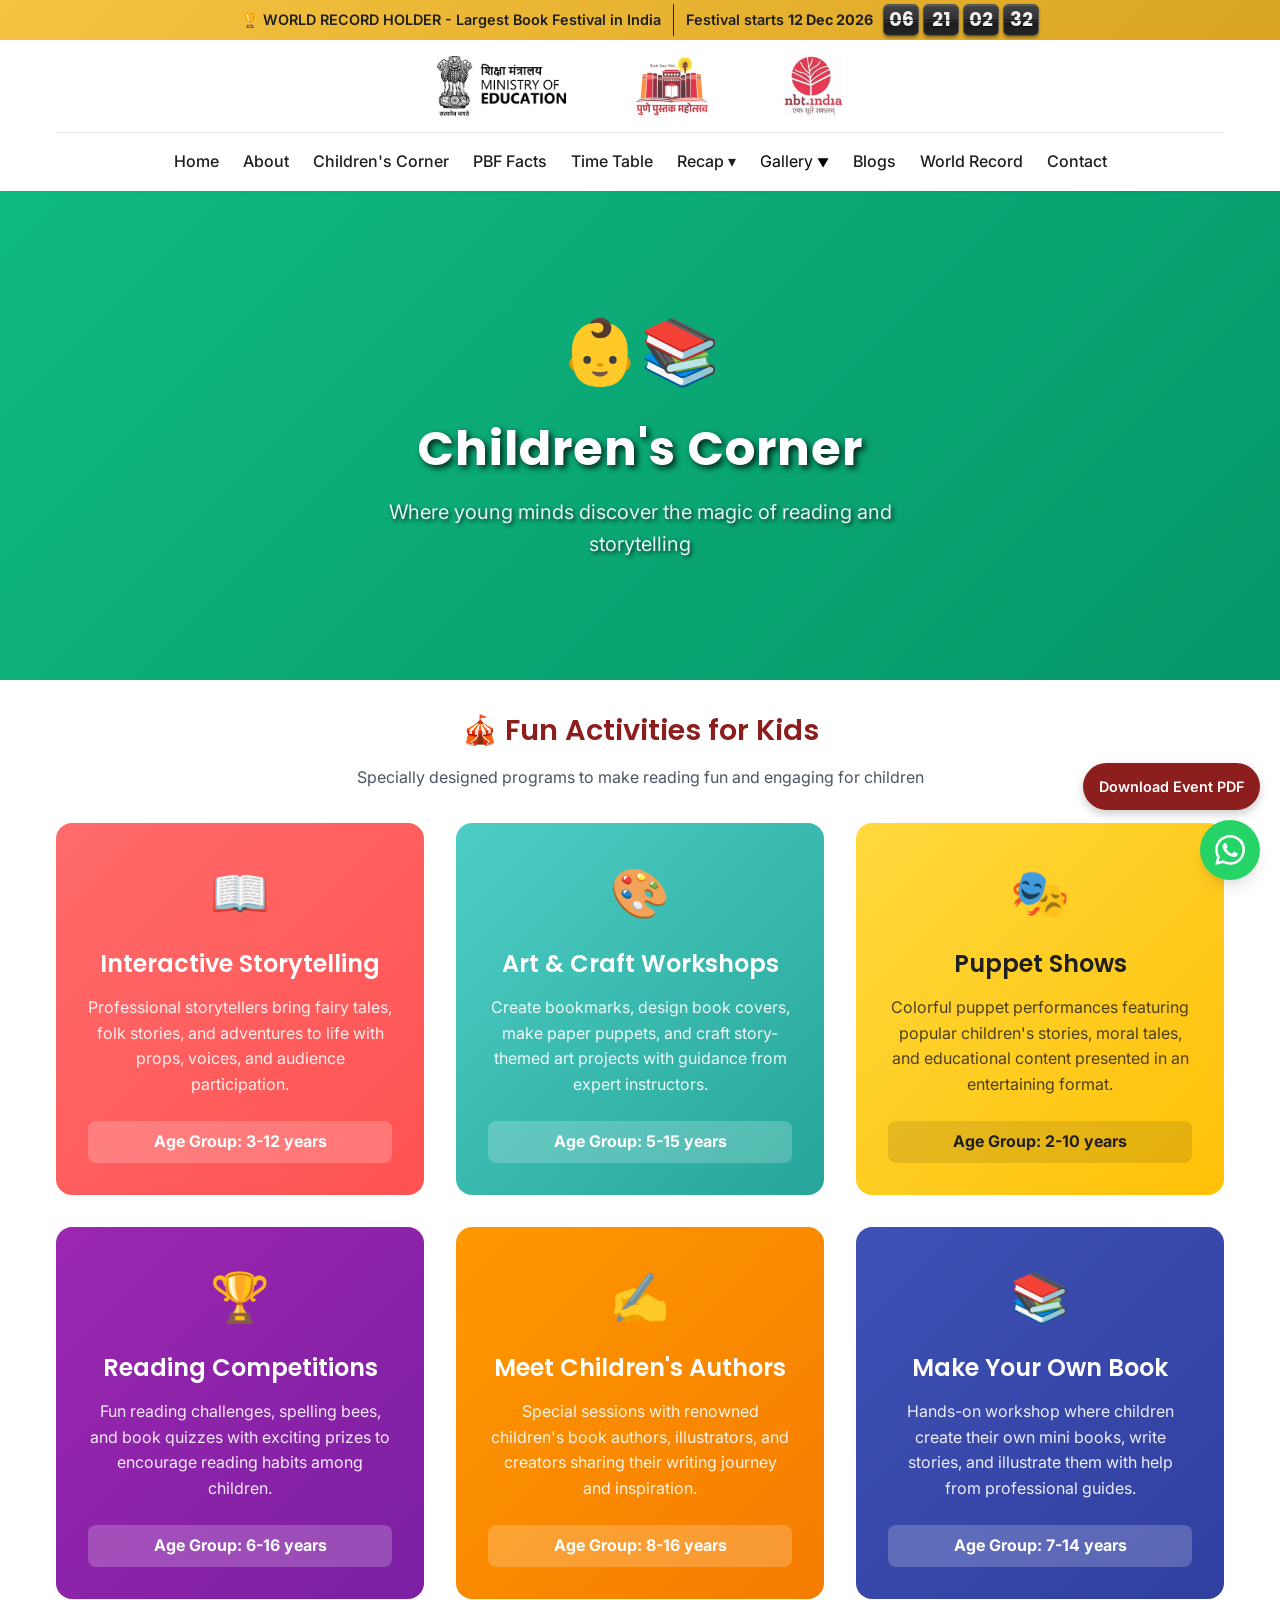
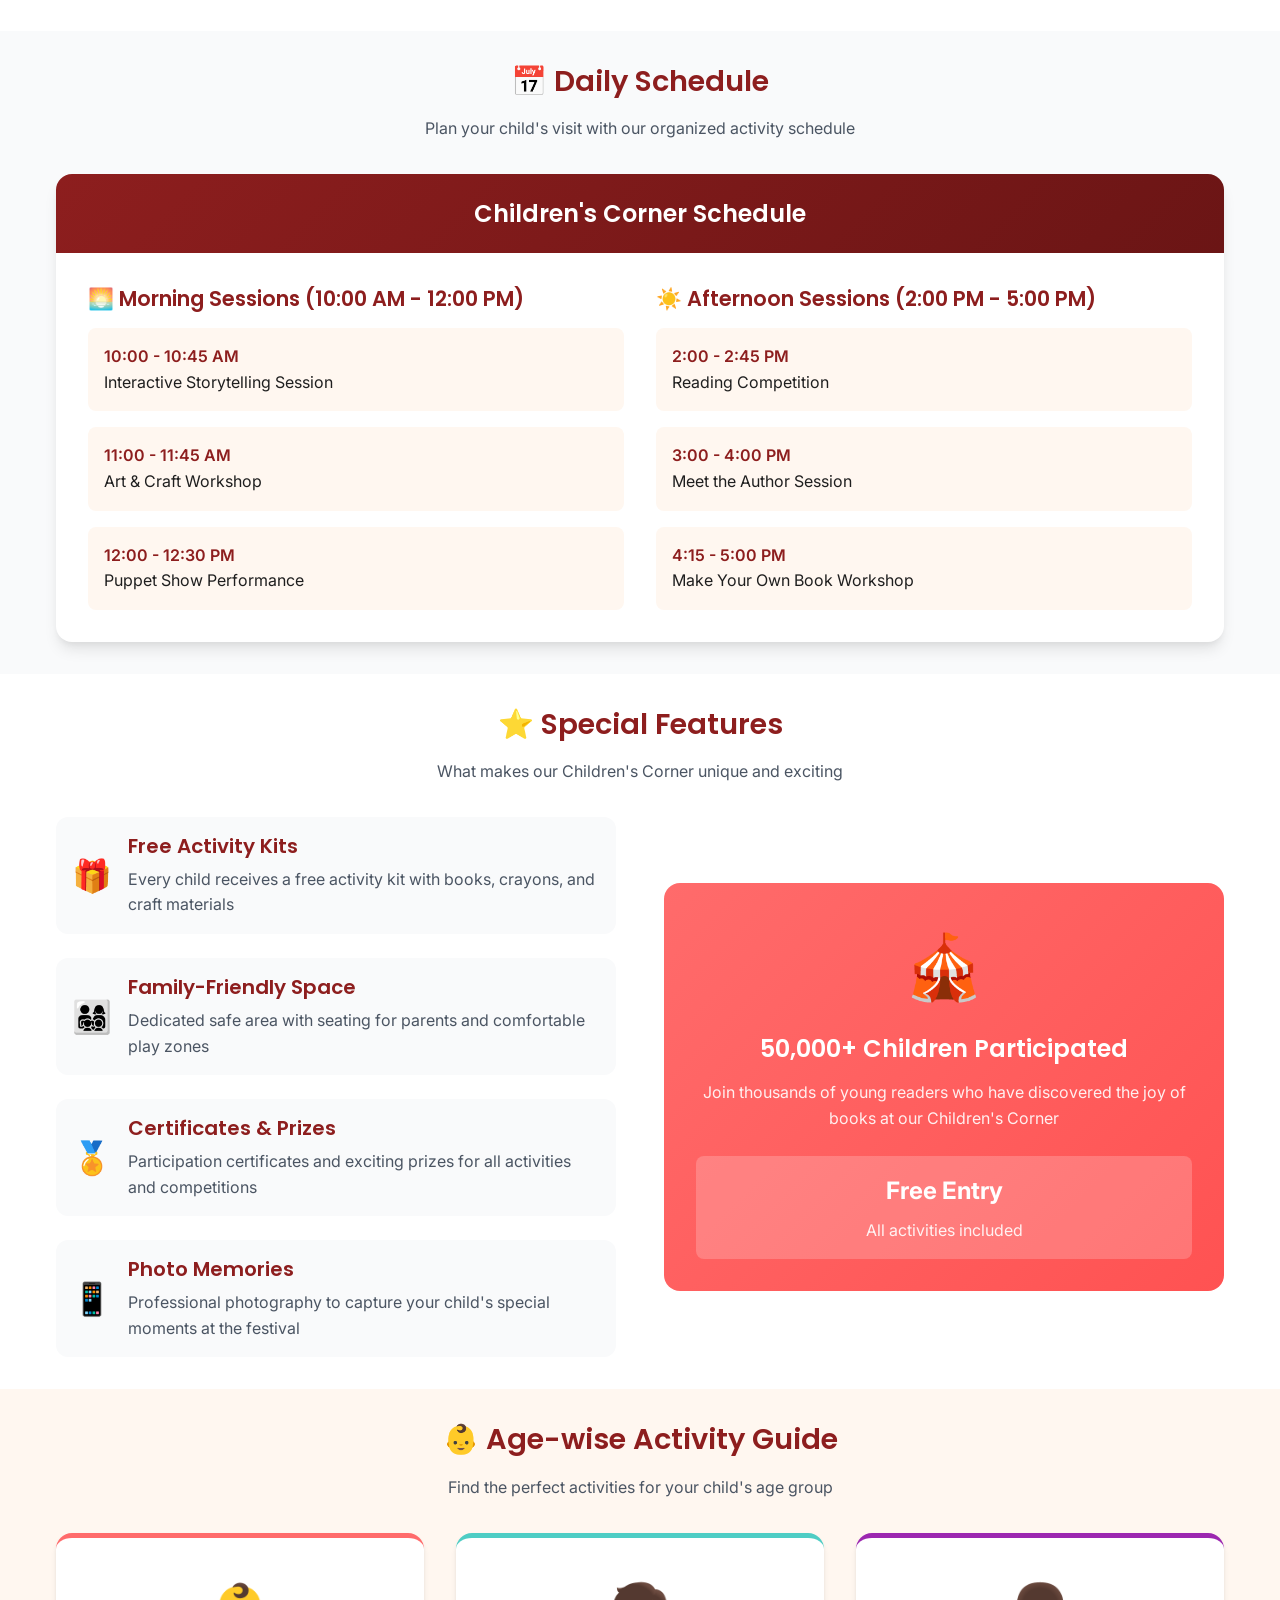
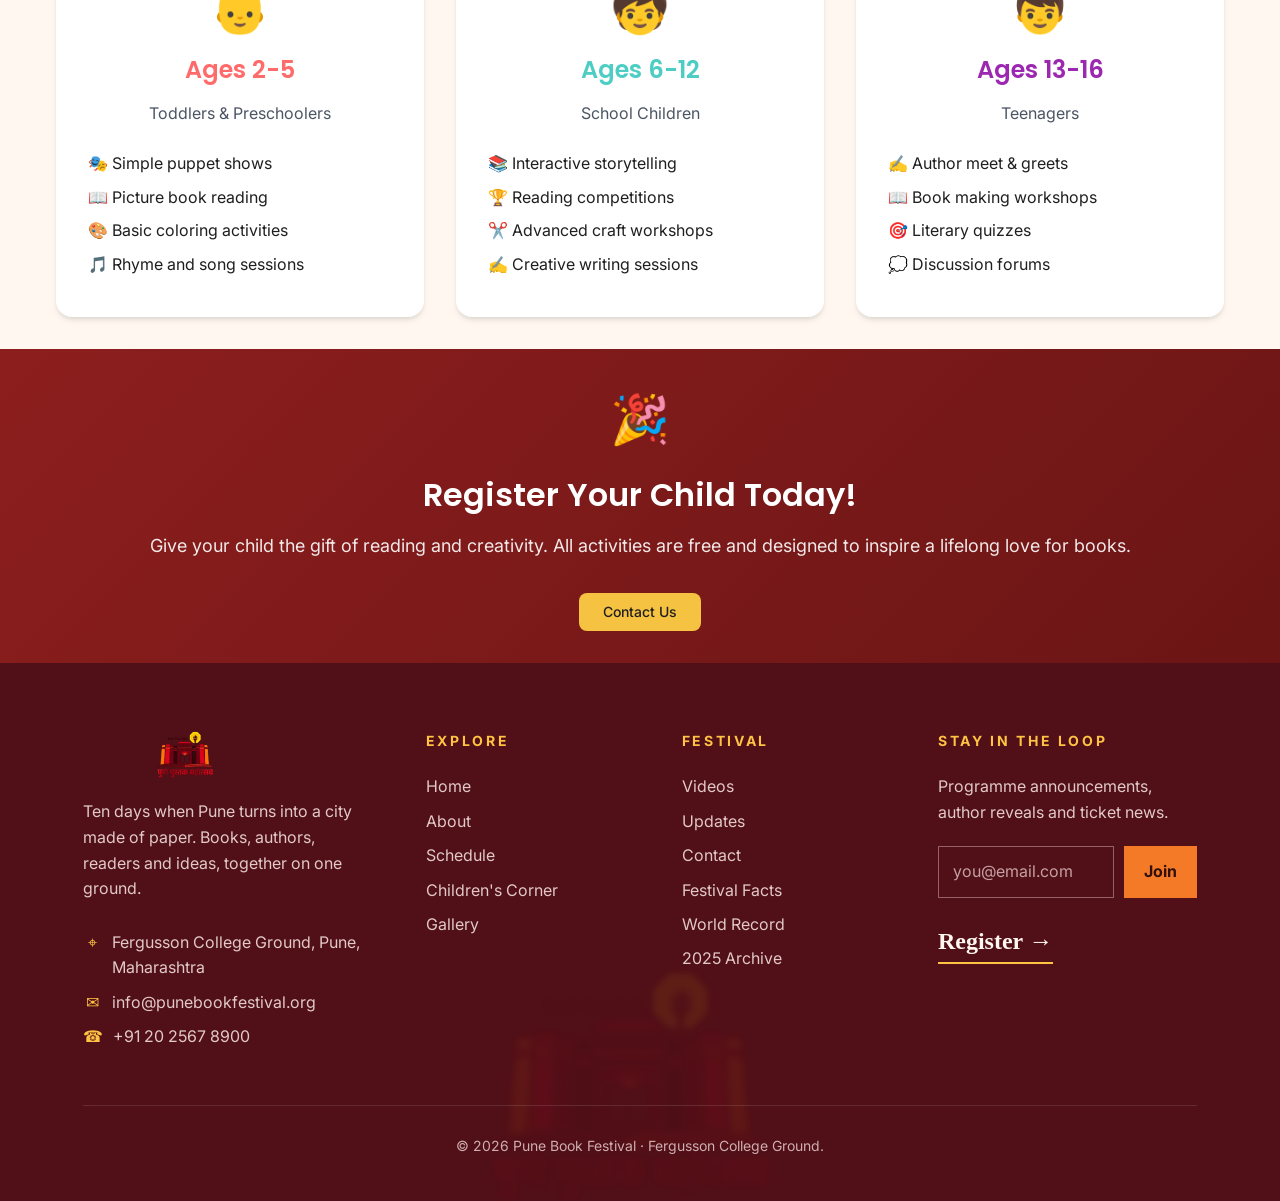
<file: childrescorner.html>
<!DOCTYPE html>
<html lang="en">

<head>
    <meta charset="UTF-8">
    <meta name="viewport" content="width=device-width, initial-scale=1.0">
    <meta name="description" content="Children's Corner - Pune Book Festival. Special activities, storytelling, workshops, and fun events designed for young readers and kids.">
    <meta name="keywords" content="Children's Corner, kids activities, storytelling, children books, young readers, Pune Book Festival">
    <title>Children's Corner - Pune Book Festival 2024</title>
    <link rel="stylesheet" href="assets/css/style.css?v=countdown-split-flap">
    <script src="assets/js/countdown.js?v=3" defer></script>
    <link rel="icon" type="image/png" href="assets/favicon.png">
</head>

<body>
    <!-- World Record Badge -->
    <div class="world-record-banner" style="background: linear-gradient(135deg, var(--gold) 0%, #DAA520 100%); color: var(--ink); text-align: center; padding: 0.5rem 0; font-weight: 600; font-size: 0.9rem; position: sticky; top: 0; z-index: 1001;">
        <span>🏆 WORLD RECORD HOLDER - Largest Book Festival in India</span>
        <div class="festival-countdown">
            <p><span id="festival-countdown-label">Festival starts</span> <time datetime="2026-12-12T00:00:00+05:30">12 Dec 2026</time></p>
            <p id="festival-countdown-timer" role="timer" hidden>
                <span class="countdown-tile"><b data-unit="days" aria-hidden="true"></b></span>
                <span class="countdown-tile"><b data-unit="hours" aria-hidden="true"></b></span>
                <span class="countdown-tile"><b data-unit="minutes" aria-hidden="true"></b></span>
                <span class="countdown-tile"><b data-unit="seconds" aria-hidden="true"></b></span>
            </p>
        </div>
    </div>

    <!-- Header -->
    <header class="header">
        <div class="container">
            <!-- Top Row with 3 Logos and Register Button -->
            <div class="header-logos" style="display: flex; justify-content: space-between; align-items: center; padding: 1rem 0; border-bottom: 1px solid var(--gray-200);">
                <div style="flex: 1;"></div>
                  <div style="display: flex; justify-content: center; align-items: center; gap: 2rem; flex: 1;">
                    <img src="assets/MOE.webp" alt="Pune Book Festival Logo" style="height: 60px;">
                    <img src="assets/PBF logo.webp" alt="Partner Logo 2" style="height: 60px; opacity: 0.8;">
                    <img src="assets/NBT_India_logo.webp" alt="Partner Logo 3" style="height: 60px; opacity: 0.8;">
                </div>

                <div style="flex: 1;"></div>

            </div>

            <div class="header-content" style="justify-content: center;">
                <nav class="nav">
                    <ul class="nav-links">
                        <li class="nav-item"><a href="index.html" class="nav-link">Home</a></li>
                        <li class="nav-item"><a href="about.html" class="nav-link">About</a></li>
                        <li class="nav-item"><a href="childrescorner.html" class="nav-link">Children's Corner</a></li>
                        <li class="nav-item"><a href="pbf-facts.html" class="nav-link">PBF Facts</a></li>
                        <li class="nav-item"><a href="timetable.html" class="nav-link">Time Table</a></li>
                        <li class="nav-item recap-nav">
                            <details>
                                <summary class="nav-link">Recap <span aria-hidden="true">&#9662;</span></summary>
                                <ul class="recap-year-menu">
                                    <li><a class="nav-link" href="/2025">2025</a></li>
                                    <li><a class="nav-link" href="recap.html#recap-2024">2024</a></li>
                                    <li><a class="nav-link" href="recap.html#recap-2023">2023</a></li>
                                </ul>
                            </details>
                        </li>
                        <li class="nav-item has-dropdown">
                            <a href="gallery.html" class="nav-item" style="color: #000;">Gallery <span class="dropdown-arrow">▼</span></a>
                            <div class="dropdown-menu">
                                <a href="photos.html" class="dropdown-item">📸 Photos</a>
                                <a href="videos.html" class="dropdown-item">🎥 Videos</a>
                                 <a href="Reels.html" class="dropdown-item">🎬 Reels</a>
                            </div>
                        </li>
                        <li class="nav-item"><a href="blogs.html" class="nav-link">Blogs</a></li>
                        <li class="nav-item"><a href="world-record.html" class="nav-link">World Record</a></li>
                        <li class="nav-item"><a href="contact.html" class="nav-link">Contact</a></li>
                    </ul>
                </nav>

                <button class="mobile-menu-toggle" aria-label="Toggle mobile menu" aria-expanded="false">
                    ☰
                </button>
            </div>
        </div>
    </header>

    <!-- Main Content -->
    <main>
        <!-- Hero Section -->
        <section class="hero" style="background: linear-gradient(135deg, #10B981 0%, #059669 100%); color: white; padding: 4rem 0;">
            <div class="container text-center">
                <div style="font-size: 4rem; margin-bottom: 1rem;">👶📚</div>
                <h1 style="color: white;">Children's Corner</h1>
                <p style="font-size: 1.25rem; opacity: 0.9;">Where young minds discover the magic of reading and storytelling</p>
            </div>
        </section>

        <!-- Activities Overview -->
        <section class="section">
            <div class="container">
                <div class="section-header">
                    <h2 class="section-title">🎪 Fun Activities for Kids</h2>
                    <p class="section-subtitle">Specially designed programs to make reading fun and engaging for children</p>
                </div>

                <div class="grid grid-3" style="gap: 2rem;">
                    <!-- Storytelling Sessions -->
                    <div class="activity-card" style="background: linear-gradient(135deg, #FF6B6B, #FF5252); color: white; padding: 2rem; border-radius: 1rem; text-align: center;">
                        <div style="font-size: 3rem; margin-bottom: 1rem;">📖</div>
                        <h3 style="color: white; margin-bottom: 1rem;">Interactive Storytelling</h3>
                        <p style="opacity: 0.9; margin-bottom: 1.5rem;">Professional storytellers bring fairy tales, folk stories, and adventures to life with props, voices, and audience participation.</p>
                        <div style="background: rgba(255,255,255,0.2); padding: 0.5rem; border-radius: 0.5rem;">
                            <strong>Age Group: 3-12 years</strong>
                        </div>
                    </div>

                    <!-- Art & Craft -->
                    <div class="activity-card" style="background: linear-gradient(135deg, #4ECDC4, #26A69A); color: white; padding: 2rem; border-radius: 1rem; text-align: center;">
                        <div style="font-size: 3rem; margin-bottom: 1rem;">🎨</div>
                        <h3 style="color: white; margin-bottom: 1rem;">Art & Craft Workshops</h3>
                        <p style="opacity: 0.9; margin-bottom: 1.5rem;">Create bookmarks, design book covers, make paper puppets, and craft story-themed art projects with guidance from expert instructors.</p>
                        <div style="background: rgba(255,255,255,0.2); padding: 0.5rem; border-radius: 0.5rem;">
                            <strong>Age Group: 5-15 years</strong>
                        </div>
                    </div>

                    <!-- Puppet Shows -->
                    <div class="activity-card" style="background: linear-gradient(135deg, #FFD93D, #FFC107); color: var(--ink); padding: 2rem; border-radius: 1rem; text-align: center;">
                        <div style="font-size: 3rem; margin-bottom: 1rem;">🎭</div>
                        <h3 style="margin-bottom: 1rem;">Puppet Shows</h3>
                        <p style="opacity: 0.8; margin-bottom: 1.5rem;">Colorful puppet performances featuring popular children's stories, moral tales, and educational content presented in an entertaining format.</p>
                        <div style="background: rgba(0,0,0,0.1); padding: 0.5rem; border-radius: 0.5rem;">
                            <strong>Age Group: 2-10 years</strong>
                        </div>
                    </div>

                    <!-- Reading Competitions -->
                    <div class="activity-card" style="background: linear-gradient(135deg, #9C27B0, #7B1FA2); color: white; padding: 2rem; border-radius: 1rem; text-align: center;">
                        <div style="font-size: 3rem; margin-bottom: 1rem;">🏆</div>
                        <h3 style="color: white; margin-bottom: 1rem;">Reading Competitions</h3>
                        <p style="opacity: 0.9; margin-bottom: 1.5rem;">Fun reading challenges, spelling bees, and book quizzes with exciting prizes to encourage reading habits among children.</p>
                        <div style="background: rgba(255,255,255,0.2); padding: 0.5rem; border-radius: 0.5rem;">
                            <strong>Age Group: 6-16 years</strong>
                        </div>
                    </div>

                    <!-- Meet the Authors -->
                    <div class="activity-card" style="background: linear-gradient(135deg, #FF9800, #F57C00); color: white; padding: 2rem; border-radius: 1rem; text-align: center;">
                        <div style="font-size: 3rem; margin-bottom: 1rem;">✍️</div>
                        <h3 style="color: white; margin-bottom: 1rem;">Meet Children's Authors</h3>
                        <p style="opacity: 0.9; margin-bottom: 1.5rem;">Special sessions with renowned children's book authors, illustrators, and creators sharing their writing journey and inspiration.</p>
                        <div style="background: rgba(255,255,255,0.2); padding: 0.5rem; border-radius: 0.5rem;">
                            <strong>Age Group: 8-16 years</strong>
                        </div>
                    </div>

                    <!-- Book Making Workshop -->
                    <div class="activity-card" style="background: linear-gradient(135deg, #3F51B5, #303F9F); color: white; padding: 2rem; border-radius: 1rem; text-align: center;">
                        <div style="font-size: 3rem; margin-bottom: 1rem;">📚</div>
                        <h3 style="color: white; margin-bottom: 1rem;">Make Your Own Book</h3>
                        <p style="opacity: 0.9; margin-bottom: 1.5rem;">Hands-on workshop where children create their own mini books, write stories, and illustrate them with help from professional guides.</p>
                        <div style="background: rgba(255,255,255,0.2); padding: 0.5rem; border-radius: 0.5rem;">
                            <strong>Age Group: 7-14 years</strong>
                        </div>
                    </div>
                </div>
            </div>
        </section>

        <!-- Daily Schedule -->
        <section class="section" style="background-color: var(--gray-50);">
            <div class="container">
                <div class="section-header">
                    <h2 class="section-title">📅 Daily Schedule</h2>
                    <p class="section-subtitle">Plan your child's visit with our organized activity schedule</p>
                </div>

                <div class="schedule-grid" style="background: white; border-radius: 1rem; box-shadow: var(--shadow-lg); overflow: hidden;">
                    <div style="background: linear-gradient(135deg, var(--maroon), #6B1515); color: white; padding: 1.5rem; text-align: center;">
                        <h3 style="color: white; margin: 0;">Children's Corner Schedule</h3>
                    </div>

                    <div style="padding: 2rem;">
                        <div class="grid grid-2" style="gap: 2rem;">
                            <!-- Morning Sessions -->
                            <div>
                                <h4 style="color: var(--maroon); margin-bottom: 1rem; font-size: 1.3rem;">🌅 Morning Sessions (10:00 AM - 12:00 PM)</h4>
                                <div class="schedule-item" style="padding: 1rem; background: var(--cream); border-radius: 0.5rem; margin-bottom: 1rem;">
                                    <div style="font-weight: 600; color: var(--maroon);">10:00 - 10:45 AM</div>
                                    <div>Interactive Storytelling Session</div>
                                </div>
                                <div class="schedule-item" style="padding: 1rem; background: var(--cream); border-radius: 0.5rem; margin-bottom: 1rem;">
                                    <div style="font-weight: 600; color: var(--maroon);">11:00 - 11:45 AM</div>
                                    <div>Art & Craft Workshop</div>
                                </div>
                                <div class="schedule-item" style="padding: 1rem; background: var(--cream); border-radius: 0.5rem;">
                                    <div style="font-weight: 600; color: var(--maroon);">12:00 - 12:30 PM</div>
                                    <div>Puppet Show Performance</div>
                                </div>
                            </div>

                            <!-- Afternoon Sessions -->
                            <div>
                                <h4 style="color: var(--maroon); margin-bottom: 1rem; font-size: 1.3rem;">☀️ Afternoon Sessions (2:00 PM - 5:00 PM)</h4>
                                <div class="schedule-item" style="padding: 1rem; background: var(--cream); border-radius: 0.5rem; margin-bottom: 1rem;">
                                    <div style="font-weight: 600; color: var(--maroon);">2:00 - 2:45 PM</div>
                                    <div>Reading Competition</div>
                                </div>
                                <div class="schedule-item" style="padding: 1rem; background: var(--cream); border-radius: 0.5rem; margin-bottom: 1rem;">
                                    <div style="font-weight: 600; color: var(--maroon);">3:00 - 4:00 PM</div>
                                    <div>Meet the Author Session</div>
                                </div>
                                <div class="schedule-item" style="padding: 1rem; background: var(--cream); border-radius: 0.5rem;">
                                    <div style="font-weight: 600; color: var(--maroon);">4:15 - 5:00 PM</div>
                                    <div>Make Your Own Book Workshop</div>
                                </div>
                            </div>
                        </div>
                    </div>
                </div>
            </div>
        </section>

        <!-- Special Features -->
        <section class="section">
            <div class="container">
                <div class="section-header">
                    <h2 class="section-title">⭐ Special Features</h2>
                    <p class="section-subtitle">What makes our Children's Corner unique and exciting</p>
                </div>

                <div class="grid grid-2" style="gap: 3rem; align-items: center;">
                    <div>
                        <div class="feature-list">
                            <div class="feature-item" style="display: flex; align-items: center; margin-bottom: 1.5rem; padding: 1rem; background: var(--gray-50); border-radius: 0.75rem;">
                                <div style="font-size: 2rem; margin-right: 1rem;">🎁</div>
                                <div>
                                    <h4 style="margin-bottom: 0.5rem; color: var(--maroon);">Free Activity Kits</h4>
                                    <p style="margin: 0; color: var(--gray-600);">Every child receives a free activity kit with books, crayons, and craft materials</p>
                                </div>
                            </div>

                            <div class="feature-item" style="display: flex; align-items: center; margin-bottom: 1.5rem; padding: 1rem; background: var(--gray-50); border-radius: 0.75rem;">
                                <div style="font-size: 2rem; margin-right: 1rem;">👨‍👩‍👧‍👦</div>
                                <div>
                                    <h4 style="margin-bottom: 0.5rem; color: var(--maroon);">Family-Friendly Space</h4>
                                    <p style="margin: 0; color: var(--gray-600);">Dedicated safe area with seating for parents and comfortable play zones</p>
                                </div>
                            </div>

                            <div class="feature-item" style="display: flex; align-items: center; margin-bottom: 1.5rem; padding: 1rem; background: var(--gray-50); border-radius: 0.75rem;">
                                <div style="font-size: 2rem; margin-right: 1rem;">🏅</div>
                                <div>
                                    <h4 style="margin-bottom: 0.5rem; color: var(--maroon);">Certificates & Prizes</h4>
                                    <p style="margin: 0; color: var(--gray-600);">Participation certificates and exciting prizes for all activities and competitions</p>
                                </div>
                            </div>

                            <div class="feature-item" style="display: flex; align-items: center; padding: 1rem; background: var(--gray-50); border-radius: 0.75rem;">
                                <div style="font-size: 2rem; margin-right: 1rem;">📱</div>
                                <div>
                                    <h4 style="margin-bottom: 0.5rem; color: var(--maroon);">Photo Memories</h4>
                                    <p style="margin: 0; color: var(--gray-600);">Professional photography to capture your child's special moments at the festival</p>
                                </div>
                            </div>
                        </div>
                    </div>

                    <div>
                        <div style="background: linear-gradient(135deg, #FF6B6B, #FF5252); color: white; padding: 2rem; border-radius: 1rem; text-align: center;">
                            <div style="font-size: 4rem; margin-bottom: 1rem;">🎪</div>
                            <h3 style="color: white; margin-bottom: 1rem;">50,000+ Children Participated</h3>
                            <p style="opacity: 0.9; margin-bottom: 1.5rem;">Join thousands of young readers who have discovered the joy of books at our Children's Corner</p>
                            <div style="background: rgba(255,255,255,0.2); padding: 1rem; border-radius: 0.5rem;">
                                <div style="font-size: 1.5rem; font-weight: 700; margin-bottom: 0.5rem;">Free Entry</div>
                                <div style="opacity: 0.9;">All activities included</div>
                            </div>
                        </div>
                    </div>
                </div>
            </div>
        </section>

        <!-- Age-wise Recommendations -->
        <section class="section" style="background-color: var(--cream);">
            <div class="container">
                <div class="section-header">
                    <h2 class="section-title">👶 Age-wise Activity Guide</h2>
                    <p class="section-subtitle">Find the perfect activities for your child's age group</p>
                </div>

                <div class="grid grid-3" style="gap: 2rem;">
                    <!-- Toddlers -->
                    <div class="age-group-card" style="background: white; padding: 2rem; border-radius: 1rem; box-shadow: var(--shadow-md); border-top: 5px solid #FF6B6B;">
                        <div style="text-align: center; margin-bottom: 1.5rem;">
                            <div style="font-size: 3rem; margin-bottom: 0.5rem;">👶</div>
                            <h3 style="color: #FF6B6B;">Ages 2-5</h3>
                            <div style="color: var(--gray-600);">Toddlers & Preschoolers</div>
                        </div>
                        <ul style="list-style: none; padding: 0;">
                            <li style="margin-bottom: 0.5rem;">🎭 Simple puppet shows</li>
                            <li style="margin-bottom: 0.5rem;">📖 Picture book reading</li>
                            <li style="margin-bottom: 0.5rem;">🎨 Basic coloring activities</li>
                            <li style="margin-bottom: 0.5rem;">🎵 Rhyme and song sessions</li>
                        </ul>
                    </div>

                    <!-- School Kids -->
                    <div class="age-group-card" style="background: white; padding: 2rem; border-radius: 1rem; box-shadow: var(--shadow-md); border-top: 5px solid #4ECDC4;">
                        <div style="text-align: center; margin-bottom: 1.5rem;">
                            <div style="font-size: 3rem; margin-bottom: 0.5rem;">🧒</div>
                            <h3 style="color: #4ECDC4;">Ages 6-12</h3>
                            <div style="color: var(--gray-600);">School Children</div>
                        </div>
                        <ul style="list-style: none; padding: 0;">
                            <li style="margin-bottom: 0.5rem;">📚 Interactive storytelling</li>
                            <li style="margin-bottom: 0.5rem;">🏆 Reading competitions</li>
                            <li style="margin-bottom: 0.5rem;">✂️ Advanced craft workshops</li>
                            <li style="margin-bottom: 0.5rem;">✍️ Creative writing sessions</li>
                        </ul>
                    </div>

                    <!-- Teens -->
                    <div class="age-group-card" style="background: white; padding: 2rem; border-radius: 1rem; box-shadow: var(--shadow-md); border-top: 5px solid #9C27B0;">
                        <div style="text-align: center; margin-bottom: 1.5rem;">
                            <div style="font-size: 3rem; margin-bottom: 0.5rem;">👦</div>
                            <h3 style="color: #9C27B0;">Ages 13-16</h3>
                            <div style="color: var(--gray-600);">Teenagers</div>
                        </div>
                        <ul style="list-style: none; padding: 0;">
                            <li style="margin-bottom: 0.5rem;">✍️ Author meet & greets</li>
                            <li style="margin-bottom: 0.5rem;">📖 Book making workshops</li>
                            <li style="margin-bottom: 0.5rem;">🎯 Literary quizzes</li>
                            <li style="margin-bottom: 0.5rem;">💭 Discussion forums</li>
                        </ul>
                    </div>
                </div>
            </div>
        </section>

        <!-- Registration CTA -->
        <section class="section" style="background: linear-gradient(135deg, var(--maroon) 0%, #6B1515 100%); color: white;">
            <div class="container text-center">
                <div style="font-size: 3rem; margin-bottom: 1rem;">🎉</div>
                <h2 style="color: white; margin-bottom: 1rem;">Register Your Child Today!</h2>
                <p style="font-size: 1.125rem; margin-bottom: 2rem; opacity: 0.9;">
                    Give your child the gift of reading and creativity. All activities are free and designed to inspire a lifelong love for books.
                </p>
                <div style="display: flex; justify-content: center; gap: 1rem; flex-wrap: wrap;">
                    <a href="contact.html" class="btn" style="background-color: var(--gold); color: var(--ink);">Contact Us</a>
                </div>
            </div>
        </section>
    </main>

    <footer class="festival-footer">
        <div class="festival-footer-inner">
            <div class="festival-footer-grid">
                <div class="festival-footer-intro">
                    <a class="festival-footer-brand" href="index.html">
                        <img src="assets/PBF%20logo.webp" alt="Pune Book Festival" width="120" height="100" loading="lazy">
                    </a>
                    <p>Ten days when Pune turns into a city made of paper. Books, authors, readers and ideas, together on one ground.</p>
                    <address class="festival-footer-contact">
                        <a href="https://maps.google.com/maps/dir//Fergusson+College,+Shivajinagar,+Pune"><span aria-hidden="true">&#x2316;</span>Fergusson College Ground, Pune, Maharashtra</a>
                        <a href="mailto:info@punebookfestival.org"><span aria-hidden="true">&#x2709;</span>info@punebookfestival.org</a>
                        <a href="tel:+912025678900"><span aria-hidden="true">&#x260E;</span>+91 20 2567 8900</a>
                    </address>
                </div>
                <nav aria-label="Explore">
                    <h2>Explore</h2>
                    <ul>
                        <li><a href="index.html">Home</a></li>
                        <li><a href="about.html">About</a></li>
                        <li><a href="timetable.html">Schedule</a></li>
                        <li><a href="childrescorner.html">Children's Corner</a></li>
                        <li><a href="gallery.html">Gallery</a></li>
                    </ul>
                </nav>
                <nav aria-label="Festival">
                    <h2>Festival</h2>
                    <ul>
                        <li><a href="videos.html">Videos</a></li>
                        <li><a href="blogs.html">Updates</a></li>
                        <li><a href="contact.html">Contact</a></li>
                        <li><a href="pbf-facts.html">Festival Facts</a></li>
                        <li><a href="world-record.html">World Record</a></li>
                        <li><a href="/2025">2025 Archive</a></li>
                    </ul>
                </nav>
                <section aria-labelledby="festival-footer-newsletter">
                    <h2 id="festival-footer-newsletter">Stay in the loop</h2>
                    <p>Programme announcements, author reveals and ticket news.</p>
                    <form class="festival-footer-signup" action="mailto:info@punebookfestival.org?subject=Newsletter%20signup" method="post" enctype="text/plain">
                        <input type="email" name="email" aria-label="Email address" placeholder="you@email.com" autocomplete="email" required>
                        <button type="submit" title="Send a signup request using your email app">Join</button>
                    </form>
                    <a class="festival-footer-register" href="index.html#festival-registration">Register <span aria-hidden="true">&rarr;</span></a>
                </section>
            </div>
            <p class="festival-footer-bottom">&copy; 2026 Pune Book Festival &middot; Fergusson College Ground.</p>
        </div>
    </footer>
    <a href="assets/pdf/Pune Lit Fest Brochure.pdf" class="download-float" aria-label="Download Event Timetable PDF" target="_blank" rel="noopener">
        Download Event PDF
    </a>

    <!-- WhatsApp Floating Button -->
    <a href="#" class="whatsapp-float" aria-label="Contact us on WhatsApp">
        <svg viewBox="0 0 24 24">
            <path d="M17.472 14.382c-.297-.149-1.758-.867-2.03-.967-.273-.099-.471-.148-.67.15-.197.297-.767.966-.94 1.164-.173.199-.347.223-.644.075-.297-.15-1.255-.463-2.39-1.475-.883-.788-1.48-1.761-1.653-2.059-.173-.297-.018-.458.13-.606.134-.133.298-.347.446-.52.149-.174.198-.298.298-.497.099-.198.05-.371-.025-.52-.075-.149-.669-1.612-.916-2.207-.242-.579-.487-.5-.669-.51-.173-.008-.371-.01-.57-.01-.198 0-.52.074-.792.372-.272.297-1.04 1.016-1.04 2.479 0 1.462 1.065 2.875 1.213 3.074.149.198 2.096 3.2 5.077 4.487.709.306 1.262.489 1.694.625.712.227 1.36.195 1.871.118.571-.085 1.758-.719 2.006-1.413.248-.694.248-1.289.173-1.413-.074-.124-.272-.198-.57-.347m-5.421 7.403h-.004a9.87 9.87 0 01-5.031-1.378l-.361-.214-3.741.982.998-3.648-.235-.374a9.86 9.86 0 01-1.51-5.26c.001-5.45 4.436-9.884 9.888-9.884 2.64 0 5.122 1.03 6.988 2.898a9.825 9.825 0 012.893 6.994c-.003 5.45-4.437 9.884-9.885 9.884m8.413-18.297A11.815 11.815 0 0012.05 0C5.495 0 .16 5.335.157 11.892c0 2.096.547 4.142 1.588 5.945L.057 24l6.305-1.654a11.882 11.882 0 005.683 1.448h.005c6.554 0 11.89-5.335 11.893-11.893A11.821 11.821 0 0020.885 3.488"/>
        </svg>
    </a>

    <!-- Registration Modal -->
    <div id="registrationModal" class="modal" style="display: none; position: fixed; z-index: 10000; left: 0; top: 0; width: 100%; height: 100%; background-color: rgba(0,0,0,0.5);">
        <div class="modal-content" style="background-color: white; margin: 5% auto; padding: 0; border-radius: 1rem; width: 90%; max-width: 500px; box-shadow: 0 20px 60px rgba(0,0,0,0.3); position: relative; max-height: 90vh; overflow-y: auto;">
            <div style="background: linear-gradient(135deg, var(--maroon) 0%, #6B1515 100%); color: white; padding: 2rem; border-radius: 1rem 1rem 0 0; text-align: center; position: relative;">
                <button onclick="closeRegistrationModal()" style="position: absolute; top: 1rem; right: 1rem; background: rgba(255,255,255,0.2); border: none; color: white; font-size: 1.5rem; width: 40px; height: 40px; border-radius: 50%; cursor: pointer; display: flex; align-items: center; justify-content: center;">&times;</button>
                <h2 style="margin: 0; font-size: 1.8rem;">🎉 Register for PBF 2024</h2>
                <p style="margin: 0.5rem 0 0 0; opacity: 0.9;">Join India's Largest Book Festival</p>
            </div>
            <div style="padding: 2rem;">
                <form id="registrationForm" onsubmit="submitRegistration(event)">
                    <div style="margin-bottom: 1.5rem;">
                        <label style="display: block; margin-bottom: 0.5rem; font-weight: 600; color: var(--ink);">Full Name *</label>
                        <input type="text" name="fullName" required style="width: 100%; padding: 0.75rem; border: 2px solid var(--gray-300); border-radius: 0.5rem; font-size: 1rem;" placeholder="Enter your full name">
                    </div>
                    <div style="margin-bottom: 1.5rem;">
                        <label style="display: block; margin-bottom: 0.5rem; font-weight: 600; color: var(--ink);">Email Address *</label>
                        <input type="email" name="email" required style="width: 100%; padding: 0.75rem; border: 2px solid var(--gray-300); border-radius: 0.5rem; font-size: 1rem;" placeholder="Enter your email">
                    </div>
                    <div style="margin-bottom: 1.5rem;">
                        <label style="display: block; margin-bottom: 0.5rem; font-weight: 600; color: var(--ink);">Phone Number *</label>
                        <input type="tel" name="phone" required style="width: 100%; padding: 0.75rem; border: 2px solid var(--gray-300); border-radius: 0.5rem; font-size: 1rem;" placeholder="Enter your phone number">
                    </div>
                    <button type="submit" style="width: 100%; background: linear-gradient(135deg, var(--maroon) 0%, #6B1515 100%); color: white; border: none; padding: 1rem; border-radius: 0.5rem; font-size: 1.1rem; font-weight: 600; cursor: pointer;">Register Now 🎉</button>
                </form>
            </div>
        </div>
    </div>

    <script src="assets/js/app.js"></script>
    <script>
        // Countdown Timer
        function updateCountdown() {
            const targetDate = new Date('December 13, 2025 00:00:00').getTime();
            const now = new Date().getTime();
            const distance = targetDate - now;

            if (distance > 0) {
                const days = Math.floor(distance / (1000 * 60 * 60 * 24));
                const hours = Math.floor((distance % (1000 * 60 * 60 * 24)) / (1000 * 60 * 60));
                const minutes = Math.floor((distance % (1000 * 60 * 60)) / (1000 * 60));
                const seconds = Math.floor((distance % (1000 * 60)) / 1000);

                document.getElementById('countdown').innerHTML = `${days}d ${hours}h ${minutes}m ${seconds}s to PBF 2025!`;
            } else {
                document.getElementById('countdown').innerHTML = 'PBF 2025 is Live! 🎉';
            }
        }

        // Update countdown every second
        setInterval(updateCountdown, 1000);
        updateCountdown(); // Initial call

    </script>
</body>

</html>
</file>
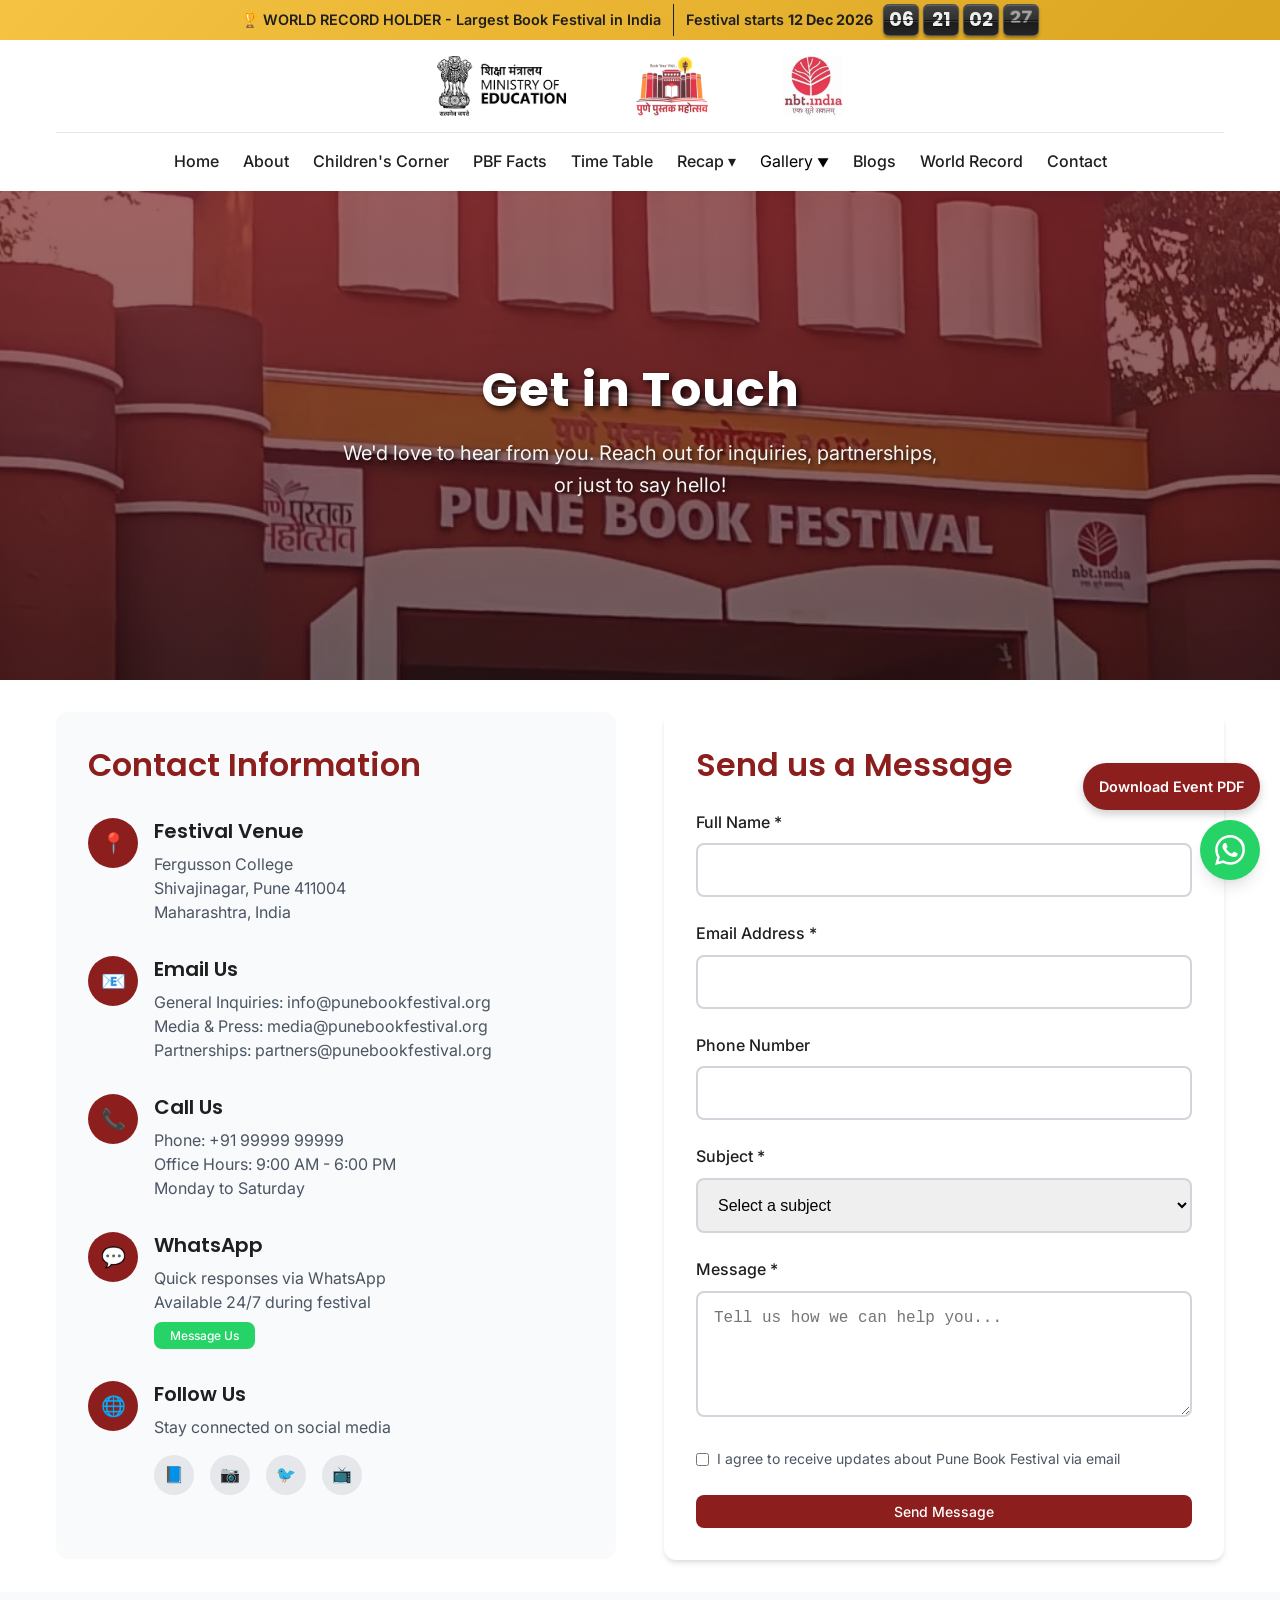
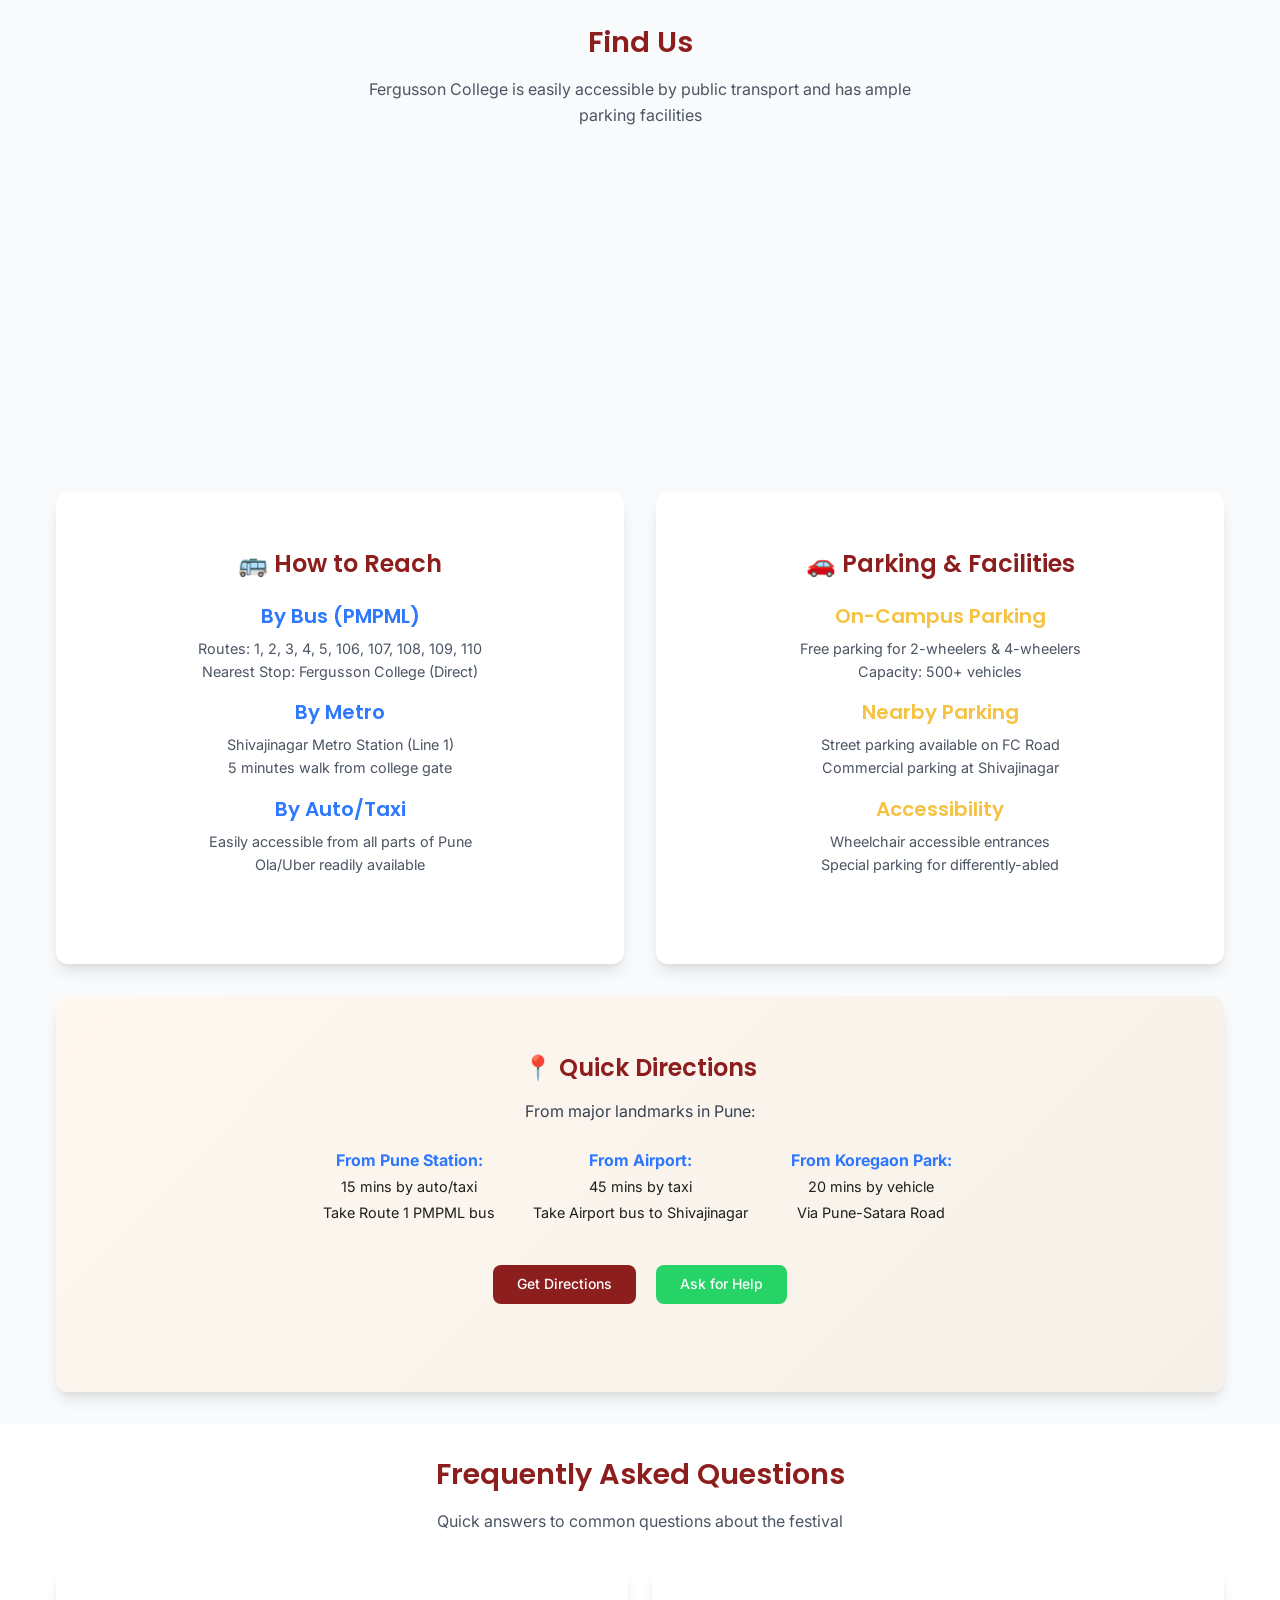
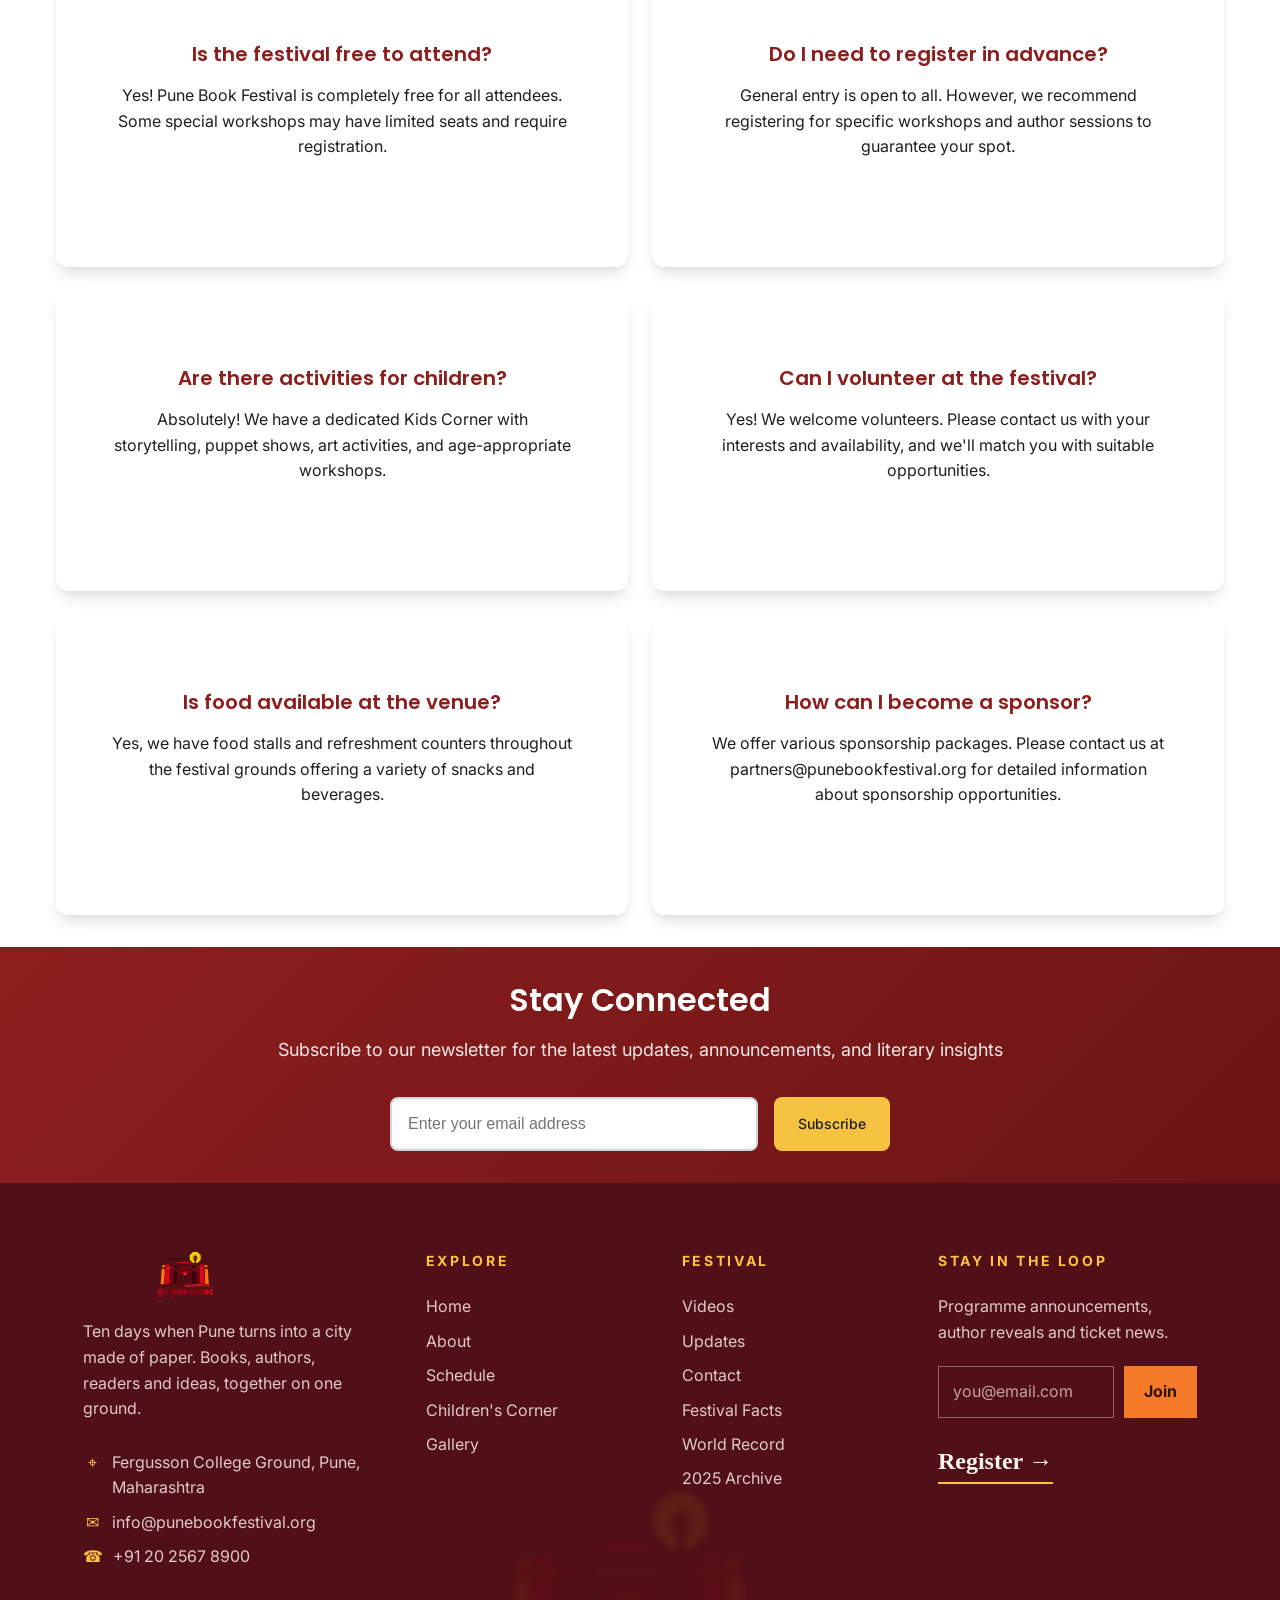
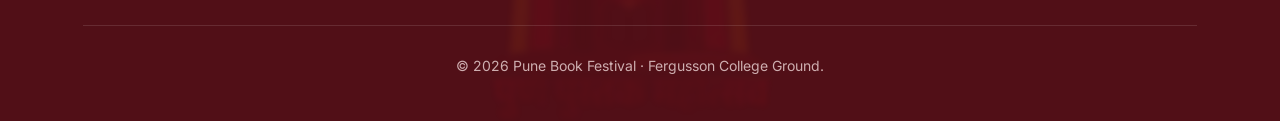
<file: contact.html>
<!DOCTYPE html>
<html lang="en">

<head>
    <meta charset="UTF-8">
    <meta name="viewport" content="width=device-width, initial-scale=1.0">
    <meta name="description"
        content="Contact Pune Book Festival - Get in touch with us for inquiries, partnerships, and festival information. Located at Fergusson College, Pune.">
    <meta name="keywords"
        content="Contact Pune Book Festival, venue information, Fergusson College, festival inquiries, partnerships">
    <title>Contact Us - Pune Book Festival 2024</title>
    <link rel="stylesheet" href="assets/css/style.css?v=countdown-split-flap">
    <script src="assets/js/countdown.js?v=3" defer></script>
    <link rel="icon" type="image/png" href="assets/favicon.png">
    <style>
        .contact-grid {
            display: grid;
            grid-template-columns: 1fr 1fr;
            gap: 3rem;
            align-items: start;
        }

        .contact-info {
            background-color: var(--gray-50);
            padding: 2rem;
            border-radius: var(--radius-lg);
        }

        .contact-item {
            display: flex;
            align-items: flex-start;
            gap: 1rem;
            margin-bottom: 2rem;
        }

        .contact-icon {
            width: 50px;
            height: 50px;
            background-color: var(--maroon);
            border-radius: 50%;
            display: flex;
            align-items: center;
            justify-content: center;
            color: white;
            font-size: 1.25rem;
            flex-shrink: 0;
        }

        .contact-details h4 {
            margin-bottom: 0.5rem;
            color: var(--ink);
        }

        .contact-details p {
            margin: 0;
            color: var(--gray-600);
            line-height: 1.5;
        }

        .contact-form {
            background-color: var(--white);
            padding: 2rem;
            border-radius: var(--radius-lg);
            box-shadow: var(--shadow-md);
        }

        .map-container {
            width: 100%;
            height: 300px;
            border-radius: var(--radius-lg);
            overflow: hidden;
            margin-top: 2rem;
        }

        .map-placeholder {
            width: 100%;
            height: 100%;
            background-color: var(--gray-200);
            display: flex;
            align-items: center;
            justify-content: center;
            color: var(--gray-500);
            font-size: 1.125rem;
        }

        .social-links {
            display: flex;
            gap: 1rem;
            margin-top: 1rem;
        }

        .social-link {
            width: 40px;
            height: 40px;
            background-color: var(--gray-200);
            border-radius: 50%;
            display: flex;
            align-items: center;
            justify-content: center;
            color: var(--gray-600);
            text-decoration: none;
            transition: all var(--transition-fast);
        }

        .social-link:hover {
            background-color: var(--maroon);
            color: white;
        }

        @media (max-width: 768px) {
            .contact-grid {
                grid-template-columns: 1fr;
                gap: 2rem;
            }

            .contact-info,
            .contact-form {
                padding: 1.5rem;
            }
        }
        
    </style>
</head>

<body>
    <!-- World Record Badge -->
    <div class="world-record-banner" style="background: linear-gradient(135deg, var(--gold) 0%, #DAA520 100%); color: var(--ink); text-align: center; padding: 0.5rem 0; font-weight: 600; font-size: 0.9rem; position: sticky; top: 0; z-index: 1001;">
        <span>🏆 WORLD RECORD HOLDER - Largest Book Festival in India</span>
        <div class="festival-countdown">
            <p><span id="festival-countdown-label">Festival starts</span> <time datetime="2026-12-12T00:00:00+05:30">12 Dec 2026</time></p>
            <p id="festival-countdown-timer" role="timer" hidden>
                <span class="countdown-tile"><b data-unit="days" aria-hidden="true"></b></span>
                <span class="countdown-tile"><b data-unit="hours" aria-hidden="true"></b></span>
                <span class="countdown-tile"><b data-unit="minutes" aria-hidden="true"></b></span>
                <span class="countdown-tile"><b data-unit="seconds" aria-hidden="true"></b></span>
            </p>
        </div>
    </div>

    <!-- Header -->
    <header class="header">
        <div class="container">
            <!-- Top Row with 3 Logos and Register Button -->
            <div class="header-logos" style="display: flex; justify-content: space-between; align-items: center; padding: 1rem 0; border-bottom: 1px solid var(--gray-200);">
                <div style="flex: 1;"></div>
                   <div style="display: flex; justify-content: center; align-items: center; gap: 2rem; flex: 1;">
                    <img src="assets/MOE.webp" alt="Pune Book Festival Logo" style="height: 60px;">
                    <img src="assets/PBF logo.webp" alt="Partner Logo 2" style="height: 60px; opacity: 0.8;">
                    <img src="assets/NBT_India_logo.webp" alt="Partner Logo 3" style="height: 60px; opacity: 0.8;">
                </div>

                <div style="flex: 1;"></div>

            </div>

            <div class="header-content" style="justify-content: center;">
                <nav class="nav">
                    <ul class="nav-links">
                        <li class="nav-item"><a href="index.html" class="nav-link">Home</a></li>
                        <li class="nav-item"><a href="about.html" class="nav-link">About</a></li>
                        <li class="nav-item"><a href="childrescorner.html" class="nav-link">Children's Corner</a></li>
                        <li class="nav-item"><a href="pbf-facts.html" class="nav-link">PBF Facts</a></li>
                        <li class="nav-item"><a href="timetable.html" class="nav-link">Time Table</a></li>
                        <li class="nav-item recap-nav">
                            <details>
                                <summary class="nav-link">Recap <span aria-hidden="true">&#9662;</span></summary>
                                <ul class="recap-year-menu">
                                    <li><a class="nav-link" href="/2025">2025</a></li>
                                    <li><a class="nav-link" href="recap.html#recap-2024">2024</a></li>
                                    <li><a class="nav-link" href="recap.html#recap-2023">2023</a></li>
                                </ul>
                            </details>
                        </li>
                        <li class="nav-item has-dropdown">
                            <a href="gallery.html" class="nav-item" style="color: #000;">Gallery <span class="dropdown-arrow">▼</span></a>
                            <div class="dropdown-menu">
                                <a href="photos.html" class="dropdown-item">📸 Photos</a>
                                <a href="videos.html" class="dropdown-item">🎥 Videos</a>
                                 <a href="Reels.html" class="dropdown-item">🎬 Reels</a>
                            </div>
                        </li>
                        <li class="nav-item"><a href="blogs.html" class="nav-link">Blogs</a></li>
                        <li class="nav-item"><a href="world-record.html" class="nav-link">World Record</a></li>
                        <li class="nav-item"><a href="contact.html" class="nav-link">Contact</a></li>
                    </ul>
                </nav>

                <button class="mobile-menu-toggle" aria-label="Toggle mobile menu" aria-expanded="false">
                    ☰
                </button>
            </div>
        </div>
    </header>

    <!-- Main Content -->
    <main>
        <!-- Hero Section -->
        <section class="hero" style="padding: 3rem 0;">
            <div class="container">
                <h1>Get in Touch</h1>
                <p>We'd love to hear from you. Reach out for inquiries, partnerships, or just to say hello!</p>
            </div>
        </section>

        <!-- Contact Section -->
        <section class="section">
            <div class="container">
                <div class="contact-grid">
                    <!-- Contact Information -->
                    <div class="contact-info">
                        <h2 style="margin-bottom: 2rem; color: var(--maroon);">Contact Information</h2>

                        <div class="contact-item">
                            <div class="contact-icon">📍</div>
                            <div class="contact-details">
                                <h4>Festival Venue</h4>
                                <p>
                                    Fergusson College<br>
                                    Shivajinagar, Pune 411004<br>
                                    Maharashtra, India
                                </p>
                            </div>
                        </div>

                        <div class="contact-item">
                            <div class="contact-icon">📧</div>
                            <div class="contact-details">
                                <h4>Email Us</h4>
                                <p>
                                    General Inquiries: info@punebookfestival.org<br>
                                    Media & Press: media@punebookfestival.org<br>
                                    Partnerships: partners@punebookfestival.org
                                </p>
                            </div>
                        </div>

                        <div class="contact-item">
                            <div class="contact-icon">📞</div>
                            <div class="contact-details">
                                <h4>Call Us</h4>
                                <p>
                                    Phone: +91 99999 99999<br>
                                    Office Hours: 9:00 AM - 6:00 PM<br>
                                    Monday to Saturday
                                </p>
                            </div>
                        </div>

                        <div class="contact-item">
                            <div class="contact-icon">💬</div>
                            <div class="contact-details">
                                <h4>WhatsApp</h4>
                                <p>
                                    Quick responses via WhatsApp<br>
                                    Available 24/7 during festival
                                </p>
                                <a href="https://wa.me/919999999999?text=Hi%20Pune%20Book%20Festival%2C%20please%20share%20details."
                                    class="btn btn-wa btn-sm" target="_blank" style="margin-top: 0.5rem;">Message Us</a>
                            </div>
                        </div>

                        <div class="contact-item">
                            <div class="contact-icon">🌐</div>
                            <div class="contact-details">
                                <h4>Follow Us</h4>
                                <p>Stay connected on social media</p>
                                <div class="social-links">
                                    <a href="#" class="social-link" title="Facebook">📘</a>
                                    <a href="#" class="social-link" title="Instagram">📷</a>
                                    <a href="#" class="social-link" title="Twitter">🐦</a>
                                    <a href="#" class="social-link" title="YouTube">📺</a>
                                </div>
                            </div>
                        </div>
                    </div>

                    <!-- Contact Form -->
                    <div class="contact-form">
                        <h2 style="margin-bottom: 1.5rem; color: var(--maroon);">Send us a Message</h2>

                        <form class="contact-form-element">
                            <div class="form-group">
                                <label for="name" class="form-label">Full Name *</label>
                                <input type="text" id="name" name="name" class="form-input" required>
                            </div>

                            <div class="form-group">
                                <label for="email" class="form-label">Email Address *</label>
                                <input type="email" id="email" name="email" class="form-input" required>
                            </div>

                            <div class="form-group">
                                <label for="phone" class="form-label">Phone Number</label>
                                <input type="tel" id="phone" name="phone" class="form-input">
                            </div>

                            <div class="form-group">
                                <label for="subject" class="form-label">Subject *</label>
                                <select id="subject" name="subject" class="form-input" required>
                                    <option value="">Select a subject</option>
                                    <option value="general">General Inquiry</option>
                                    <option value="partnership">Partnership Opportunity</option>
                                    <option value="media">Media & Press</option>
                                    <option value="volunteer">Volunteer Interest</option>
                                    <option value="author">Author Participation</option>
                                    <option value="sponsor">Sponsorship</option>
                                    <option value="feedback">Feedback</option>
                                    <option value="other">Other</option>
                                </select>
                            </div>

                            <div class="form-group">
                                <label for="message" class="form-label">Message *</label>
                                <textarea id="message" name="message" class="form-input form-textarea" rows="5" required
                                    placeholder="Tell us how we can help you..."></textarea>
                            </div>

                            <div class="form-group">
                                <label style="display: flex; align-items: center; gap: 0.5rem; cursor: pointer;">
                                    <input type="checkbox" required>
                                    <span style="font-size: 0.875rem; color: var(--gray-600);">
                                        I agree to receive updates about Pune Book Festival via email
                                    </span>
                                </label>
                            </div>

                            <button type="submit" class="btn btn-primary" style="width: 100%;">Send Message</button>
                        </form>
                    </div>
                </div>
            </div>
        </section>

        <!-- Map Section -->
        <section class="section" style="background-color: var(--gray-50);">
            <div class="container">
                <div class="section-header">
                    <h2 class="section-title">Find Us</h2>
                    <p class="section-subtitle">Fergusson College is easily accessible by public transport and has ample
                        parking facilities</p>
                </div>

                <div class="map-container">
                    <iframe 
                        src="https://www.google.com/maps/embed?pb=!1m18!1m12!1m3!1d3782.2613173278896!2d73.83743631490314!3d18.52043098741394!2m3!1f0!2f0!3f0!3m2!1i1024!2i768!4f13.1!3m3!1m2!1s0x3bc2bf2e67461101%3A0x828d43bf9d9ee343!2sFergusson%20College!5e0!3m2!1sen!2sin!4v1635789012345!5m2!1sen!2sin" 
                        width="100%" 
                        height="100%" 
                        style="border:0; border-radius: var(--radius-lg);" 
                        allowfullscreen="" 
                        loading="lazy" 
                        referrerpolicy="no-referrer-when-downgrade">
                    </iframe>
                </div>

                <!-- Directions & Transport Info -->
                <div class="grid grid-2" style="margin-top: 2rem; gap: 2rem;">
                    <!-- Transport Options -->
                    <div class="card">
                        <div class="card-body">
                            <h3 style="color: var(--maroon); margin-bottom: 1.5rem;">🚌 How to Reach</h3>
                            <div style="margin-bottom: 1rem;">
                                <h4 style="color: var(--accent); margin-bottom: 0.5rem;">By Bus (PMPML)</h4>
                                <p style="font-size: 0.9rem; color: var(--gray-600);">Routes: 1, 2, 3, 4, 5, 106, 107, 108, 109, 110<br>
                                Nearest Stop: Fergusson College (Direct)</p>
                            </div>
                            <div style="margin-bottom: 1rem;">
                                <h4 style="color: var(--accent); margin-bottom: 0.5rem;">By Metro</h4>
                                <p style="font-size: 0.9rem; color: var(--gray-600);">Shivajinagar Metro Station (Line 1)<br>
                                5 minutes walk from college gate</p>
                            </div>
                            <div style="margin-bottom: 1rem;">
                                <h4 style="color: var(--accent); margin-bottom: 0.5rem;">By Auto/Taxi</h4>
                                <p style="font-size: 0.9rem; color: var(--gray-600);">Easily accessible from all parts of Pune<br>
                                Ola/Uber readily available</p>
                            </div>
                        </div>
                    </div>

                    <!-- Parking & Facilities -->
                    <div class="card">
                        <div class="card-body">
                            <h3 style="color: var(--maroon); margin-bottom: 1.5rem;">🚗 Parking & Facilities</h3>
                            <div style="margin-bottom: 1rem;">
                                <h4 style="color: var(--gold); margin-bottom: 0.5rem;">On-Campus Parking</h4>
                                <p style="font-size: 0.9rem; color: var(--gray-600);">Free parking for 2-wheelers & 4-wheelers<br>
                                Capacity: 500+ vehicles</p>
                            </div>
                            <div style="margin-bottom: 1rem;">
                                <h4 style="color: var(--gold); margin-bottom: 0.5rem;">Nearby Parking</h4>
                                <p style="font-size: 0.9rem; color: var(--gray-600);">Street parking available on FC Road<br>
                                Commercial parking at Shivajinagar</p>
                            </div>
                            <div>
                                <h4 style="color: var(--gold); margin-bottom: 0.5rem;">Accessibility</h4>
                                <p style="font-size: 0.9rem; color: var(--gray-600);">Wheelchair accessible entrances<br>
                                Special parking for differently-abled</p>
                            </div>
                        </div>
                    </div>
                </div>

                <!-- Quick Directions -->
                <div class="card" style="margin-top: 2rem; background: linear-gradient(135deg, var(--cream), #F5F1E8);">
                    <div class="card-body text-center">
                        <h3 style="color: var(--maroon); margin-bottom: 1rem;">📍 Quick Directions</h3>
                        <p style="margin-bottom: 1.5rem; color: var(--gray-700);">From major landmarks in Pune:</p>
                        <div class="grid grid-3" style="gap: 1rem;">
                            <div>
                                <strong style="color: var(--accent);">From Pune Station:</strong><br>
                                <span style="font-size: 0.9rem;">15 mins by auto/taxi<br>Take Route 1 PMPML bus</span>
                            </div>
                            <div>
                                <strong style="color: var(--accent);">From Airport:</strong><br>
                                <span style="font-size: 0.9rem;">45 mins by taxi<br>Take Airport bus to Shivajinagar</span>
                            </div>
                            <div>
                                <strong style="color: var(--accent);">From Koregaon Park:</strong><br>
                                <span style="font-size: 0.9rem;">20 mins by vehicle<br>Via Pune-Satara Road</span>
                            </div>
                        </div>
                        <div style="margin-top: 1.5rem;">
                            <a href="https://maps.google.com/maps/dir//Fergusson+College,+Shivajinagar,+Pune" 
                               target="_blank" 
                               class="btn btn-primary" 
                               style="margin-right: 1rem;">Get Directions</a>
                            <a href="https://wa.me/919999999999?text=Hi%2C%20I%20need%20directions%20to%20Fergusson%20College%20for%20the%20book%20festival" 
                               target="_blank" 
                               class="btn btn-wa">Ask for Help</a>
                        </div>
                    </div>
                </div>
            </div>
        </section>

        <!-- FAQ Section -->
        <section class="section">
            <div class="container">
                <div class="section-header">
                    <h2 class="section-title">Frequently Asked Questions</h2>
                    <p class="section-subtitle">Quick answers to common questions about the festival</p>
                </div>

                <div class="grid grid-2">
                    <div class="card">
                        <div class="card-body">
                            <h4 style="color: var(--maroon); margin-bottom: 1rem;">Is the festival free to attend?</h4>
                            <p>Yes! Pune Book Festival is completely free for all attendees. Some special workshops may
                                have limited seats and require registration.</p>
                        </div>
                    </div>

                    <div class="card">
                        <div class="card-body">
                            <h4 style="color: var(--maroon); margin-bottom: 1rem;">Do I need to register in advance?
                            </h4>
                            <p>General entry is open to all. However, we recommend registering for specific workshops
                                and author sessions to guarantee your spot.</p>
                        </div>
                    </div>

                    <div class="card">
                        <div class="card-body">
                            <h4 style="color: var(--maroon); margin-bottom: 1rem;">Are there activities for children?
                            </h4>
                            <p>Absolutely! We have a dedicated Kids Corner with storytelling, puppet shows, art
                                activities, and age-appropriate workshops.</p>
                        </div>
                    </div>

                    <div class="card">
                        <div class="card-body">
                            <h4 style="color: var(--maroon); margin-bottom: 1rem;">Can I volunteer at the festival?</h4>
                            <p>Yes! We welcome volunteers. Please contact us with your interests and availability, and
                                we'll match you with suitable opportunities.</p>
                        </div>
                    </div>

                    <div class="card">
                        <div class="card-body">
                            <h4 style="color: var(--maroon); margin-bottom: 1rem;">Is food available at the venue?</h4>
                            <p>Yes, we have food stalls and refreshment counters throughout the festival grounds
                                offering a variety of snacks and beverages.</p>
                        </div>
                    </div>

                    <div class="card">
                        <div class="card-body">
                            <h4 style="color: var(--maroon); margin-bottom: 1rem;">How can I become a sponsor?</h4>
                            <p>We offer various sponsorship packages. Please contact us at partners@punebookfestival.org
                                for detailed information about sponsorship opportunities.</p>
                        </div>
                    </div>
                </div>
            </div>
        </section>

        <!-- Newsletter Section -->
        <section class="section"
            style="background: linear-gradient(135deg, var(--maroon) 0%, #6B1515 100%); color: white;">
            <div class="container text-center">
                <h2 style="color: white; margin-bottom: 1rem;">Stay Connected</h2>
                <p style="font-size: 1.125rem; margin-bottom: 2rem; opacity: 0.9;">
                    Subscribe to our newsletter for the latest updates, announcements, and literary insights
                </p>

                <div style="max-width: 500px; margin: 0 auto;">
                    <form class="newsletter-form" style="display: flex; gap: 1rem;">
                        <input type="email" placeholder="Enter your email address" class="form-input" style="flex: 1;"
                            required>
                        <button type="submit" class="btn"
                            style="background-color: var(--gold); color: var(--ink);">Subscribe</button>
                    </form>
                </div>
            </div>
        </section>
    </main>

    <footer class="festival-footer">
        <div class="festival-footer-inner">
            <div class="festival-footer-grid">
                <div class="festival-footer-intro">
                    <a class="festival-footer-brand" href="index.html">
                        <img src="assets/PBF%20logo.webp" alt="Pune Book Festival" width="120" height="100" loading="lazy">
                    </a>
                    <p>Ten days when Pune turns into a city made of paper. Books, authors, readers and ideas, together on one ground.</p>
                    <address class="festival-footer-contact">
                        <a href="https://maps.google.com/maps/dir//Fergusson+College,+Shivajinagar,+Pune"><span aria-hidden="true">&#x2316;</span>Fergusson College Ground, Pune, Maharashtra</a>
                        <a href="mailto:info@punebookfestival.org"><span aria-hidden="true">&#x2709;</span>info@punebookfestival.org</a>
                        <a href="tel:+912025678900"><span aria-hidden="true">&#x260E;</span>+91 20 2567 8900</a>
                    </address>
                </div>
                <nav aria-label="Explore">
                    <h2>Explore</h2>
                    <ul>
                        <li><a href="index.html">Home</a></li>
                        <li><a href="about.html">About</a></li>
                        <li><a href="timetable.html">Schedule</a></li>
                        <li><a href="childrescorner.html">Children's Corner</a></li>
                        <li><a href="gallery.html">Gallery</a></li>
                    </ul>
                </nav>
                <nav aria-label="Festival">
                    <h2>Festival</h2>
                    <ul>
                        <li><a href="videos.html">Videos</a></li>
                        <li><a href="blogs.html">Updates</a></li>
                        <li><a href="contact.html">Contact</a></li>
                        <li><a href="pbf-facts.html">Festival Facts</a></li>
                        <li><a href="world-record.html">World Record</a></li>
                        <li><a href="/2025">2025 Archive</a></li>
                    </ul>
                </nav>
                <section aria-labelledby="festival-footer-newsletter">
                    <h2 id="festival-footer-newsletter">Stay in the loop</h2>
                    <p>Programme announcements, author reveals and ticket news.</p>
                    <form class="festival-footer-signup" action="mailto:info@punebookfestival.org?subject=Newsletter%20signup" method="post" enctype="text/plain">
                        <input type="email" name="email" aria-label="Email address" placeholder="you@email.com" autocomplete="email" required>
                        <button type="submit" title="Send a signup request using your email app">Join</button>
                    </form>
                    <a class="festival-footer-register" href="index.html#festival-registration">Register <span aria-hidden="true">&rarr;</span></a>
                </section>
            </div>
            <p class="festival-footer-bottom">&copy; 2026 Pune Book Festival &middot; Fergusson College Ground.</p>
        </div>
    </footer>

    <a href="assets/pdf/Pune Lit Fest Brochure.pdf" class="download-float" aria-label="Download Event Timetable PDF" target="_blank" rel="noopener">
        Download Event PDF
    </a>

    <!-- WhatsApp Floating Button -->
    <a href="#" class="whatsapp-float" aria-label="Contact us on WhatsApp">
        <svg viewBox="0 0 24 24">
            <path
                d="M17.472 14.382c-.297-.149-1.758-.867-2.03-.967-.273-.099-.471-.148-.67.15-.197.297-.767.966-.94 1.164-.173.199-.347.223-.644.075-.297-.15-1.255-.463-2.39-1.475-.883-.788-1.48-1.761-1.653-2.059-.173-.297-.018-.458.13-.606.134-.133.298-.347.446-.52.149-.174.198-.298.298-.497.099-.198.05-.371-.025-.52-.075-.149-.669-1.612-.916-2.207-.242-.579-.487-.5-.669-.51-.173-.008-.371-.01-.57-.01-.198 0-.52.074-.792.372-.272.297-1.04 1.016-1.04 2.479 0 1.462 1.065 2.875 1.213 3.074.149.198 2.096 3.2 5.077 4.487.709.306 1.262.489 1.694.625.712.227 1.36.195 1.871.118.571-.085 1.758-.719 2.006-1.413.248-.694.248-1.289.173-1.413-.074-.124-.272-.198-.57-.347m-5.421 7.403h-.004a9.87 9.87 0 01-5.031-1.378l-.361-.214-3.741.982.998-3.648-.235-.374a9.86 9.86 0 01-1.51-5.26c.001-5.45 4.436-9.884 9.888-9.884 2.64 0 5.122 1.03 6.988 2.898a9.825 9.825 0 012.893 6.994c-.003 5.45-4.437 9.884-9.885 9.884m8.413-18.297A11.815 11.815 0 0012.05 0C5.495 0 .16 5.335.157 11.892c0 2.096.547 4.142 1.588 5.945L.057 24l6.305-1.654a11.882 11.882 0 005.683 1.448h.005c6.554 0 11.89-5.335 11.893-11.893A11.821 11.821 0 0020.885 3.488" />
        </svg>
    </a>

    <script src="assets/js/app.js"></script>
    <script>
        // Countdown Timer
        function updateCountdown() {
            const targetDate = new Date('December 13, 2025 00:00:00').getTime();
            const now = new Date().getTime();
            const distance = targetDate - now;

            if (distance > 0) {
                const days = Math.floor(distance / (1000 * 60 * 60 * 24));
                const hours = Math.floor((distance % (1000 * 60 * 60 * 24)) / (1000 * 60 * 60));
                const minutes = Math.floor((distance % (1000 * 60 * 60)) / (1000 * 60));
                const seconds = Math.floor((distance % (1000 * 60)) / 1000);

                document.getElementById('countdown').innerHTML = `${days}d ${hours}h ${minutes}m ${seconds}s to PBF 2025!`;
            } else {
                document.getElementById('countdown').innerHTML = 'PBF 2025 is Live! 🎉';
            }
        }

        // Update countdown every second
        setInterval(updateCountdown, 1000);
        updateCountdown(); // Initial call
    </script>
</body>

</html>
</file>
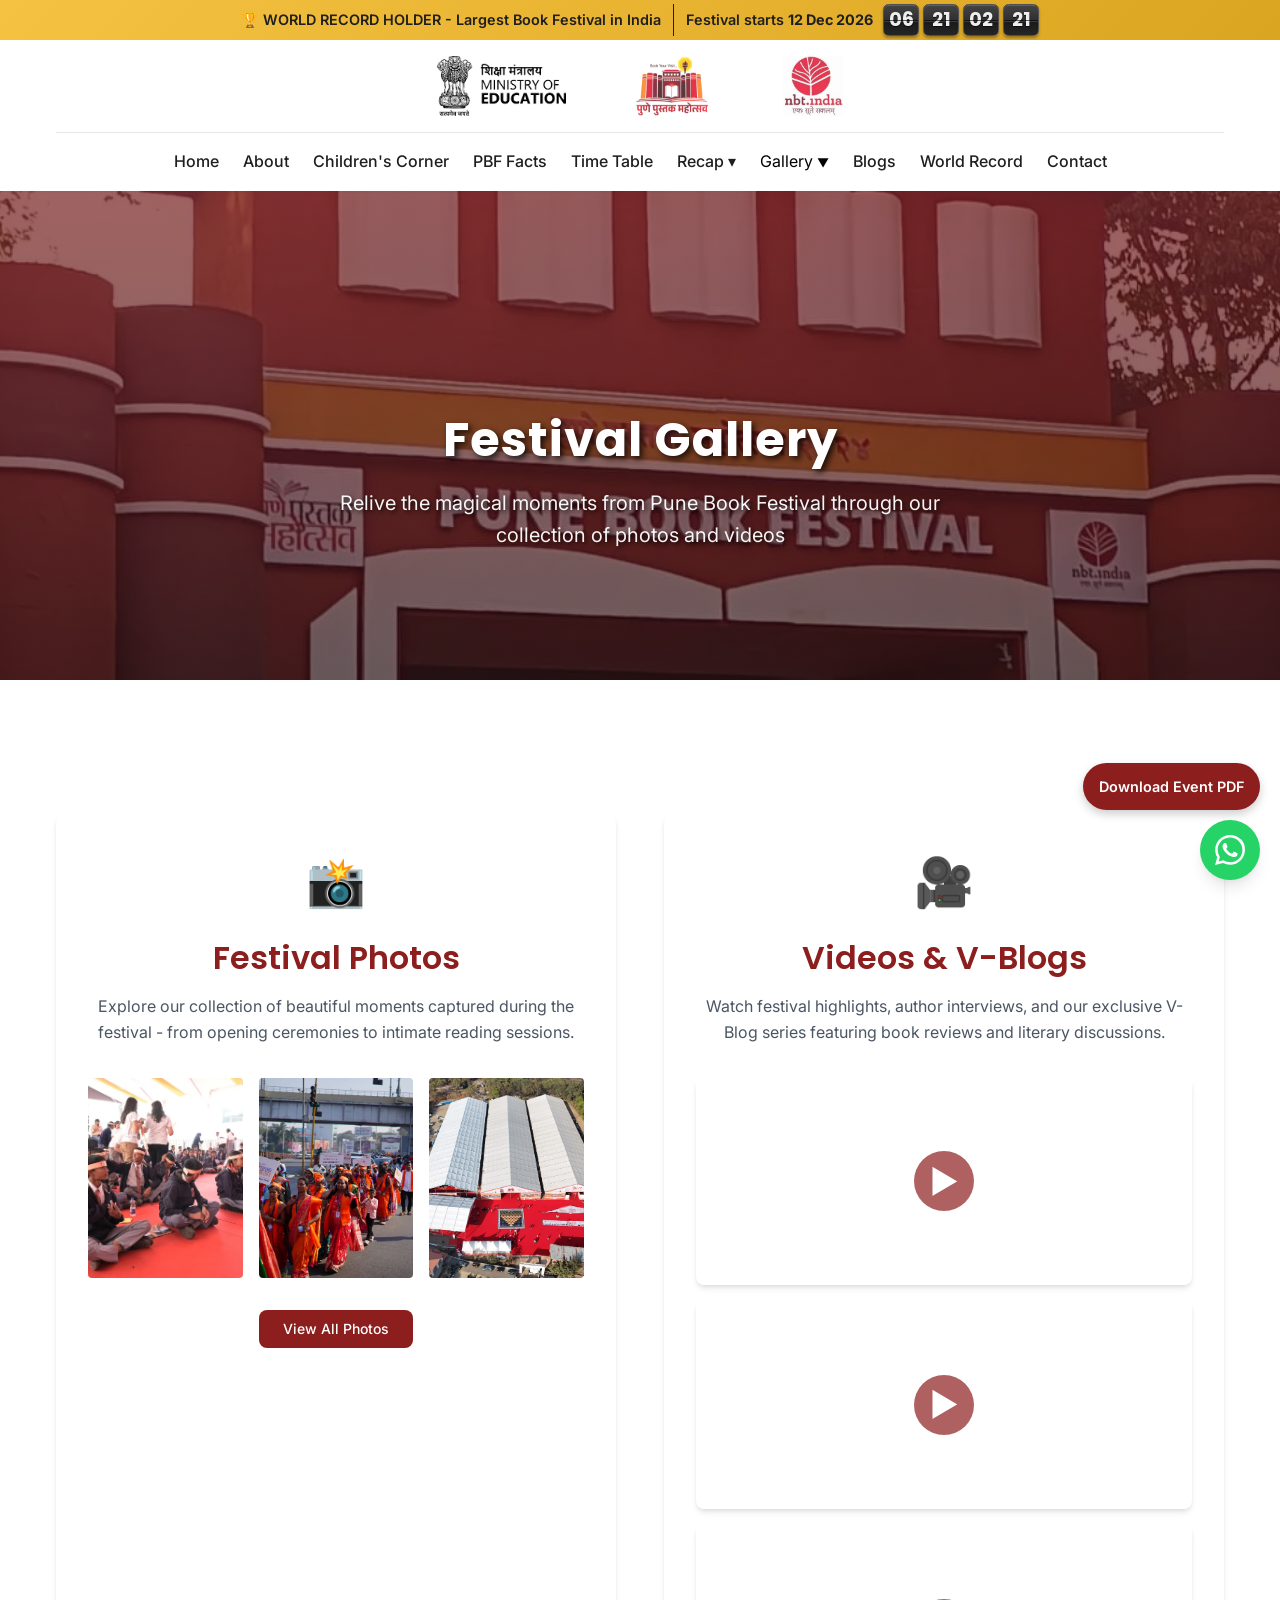
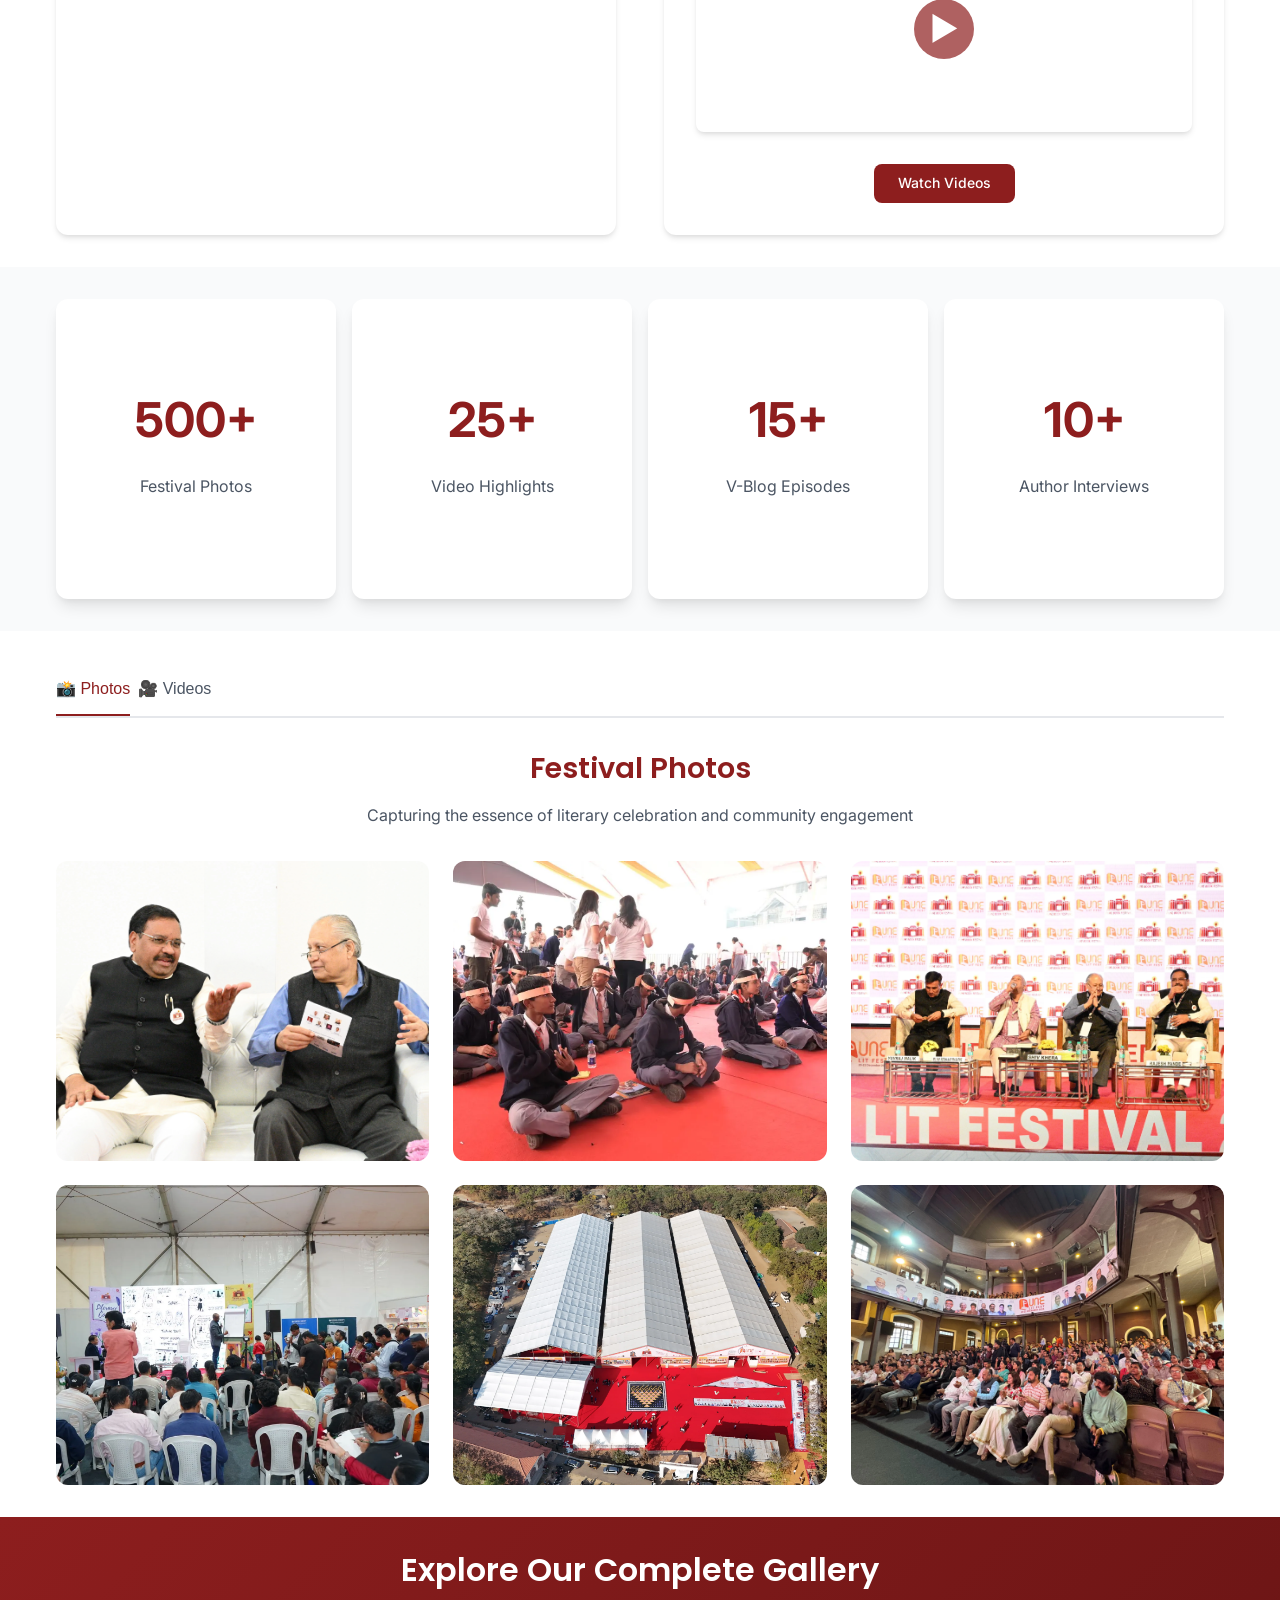
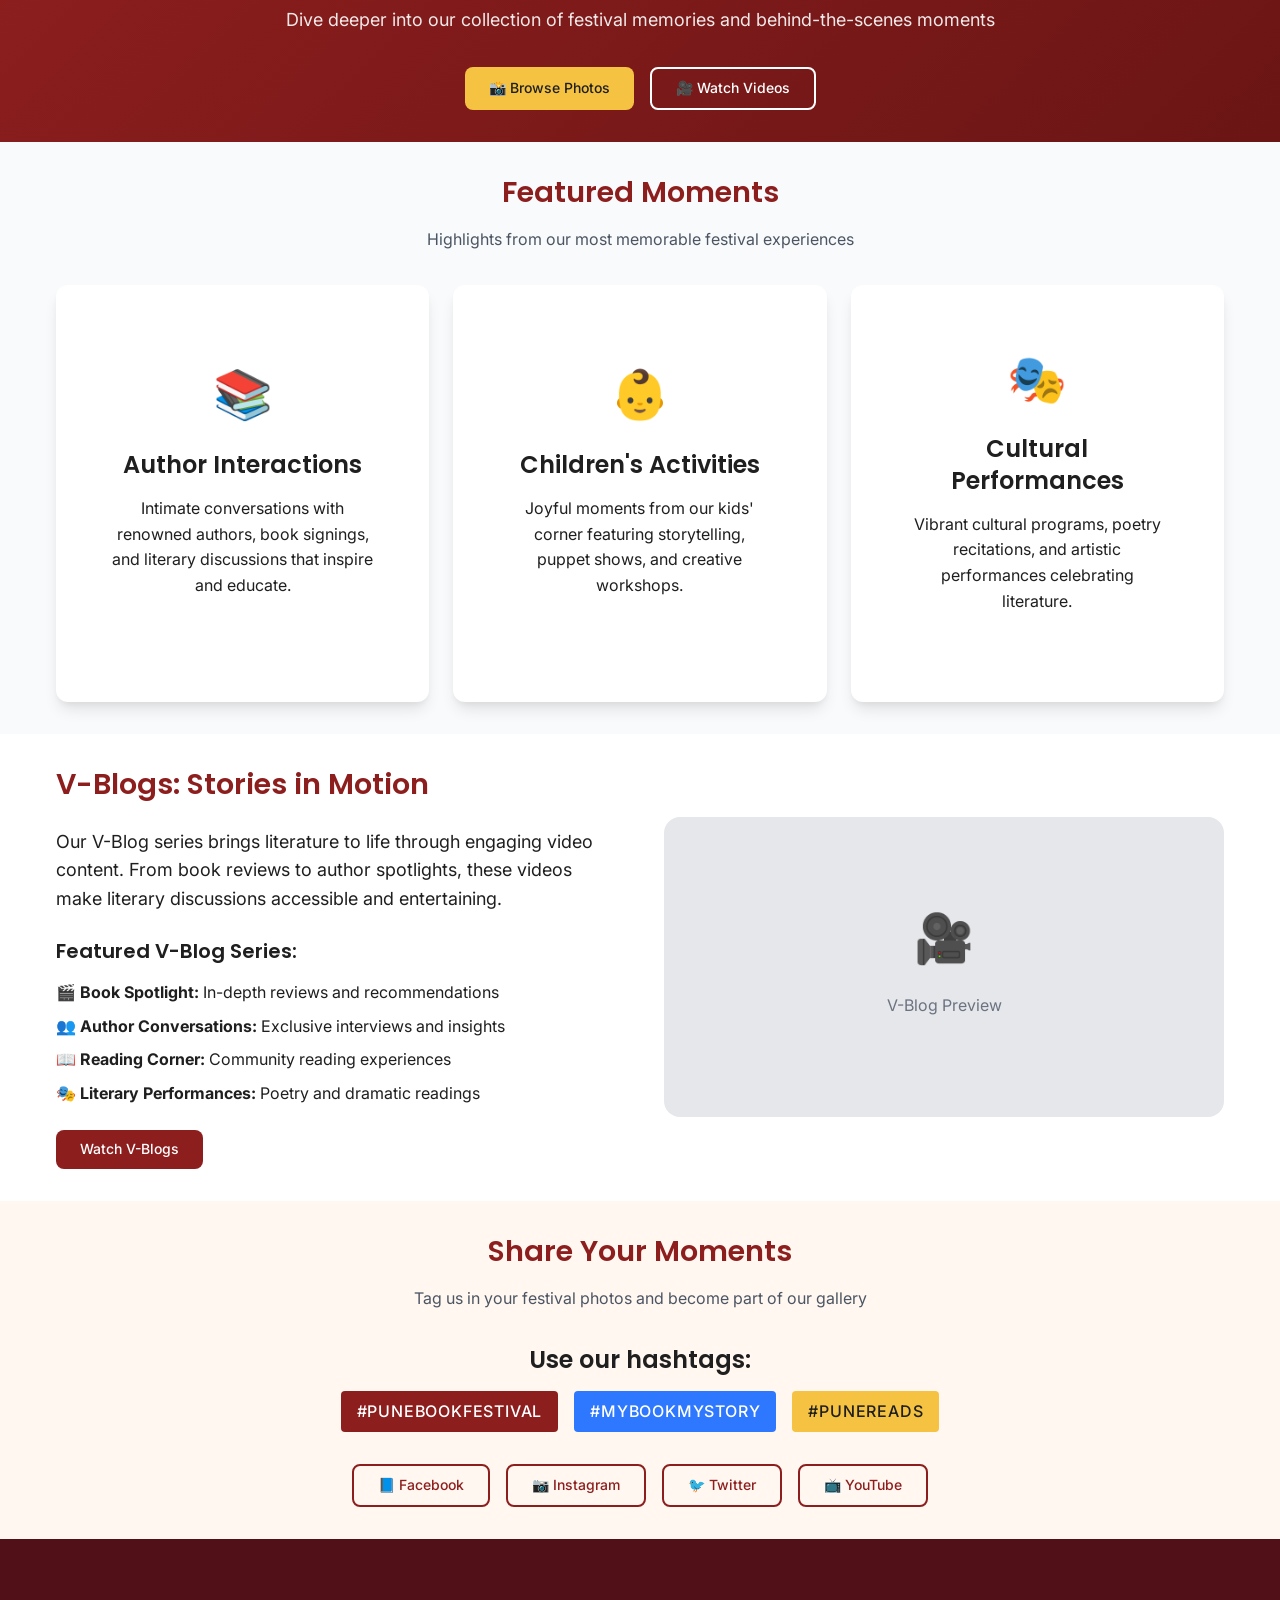
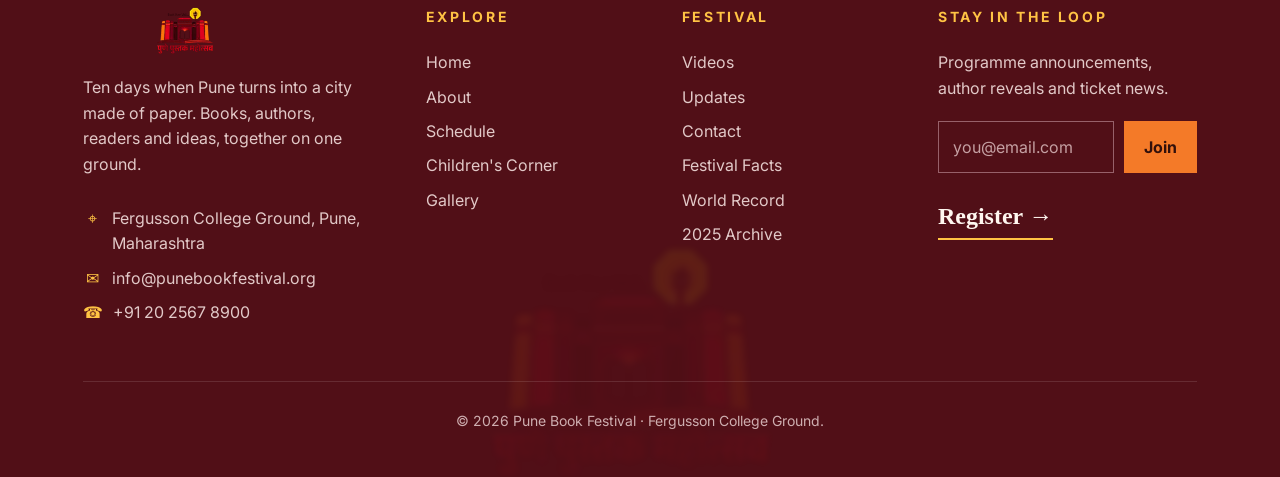
<file: gallery.html>
<!DOCTYPE html>
<html lang="en">

<head>
    <meta charset="UTF-8">
    <meta name="viewport" content="width=device-width, initial-scale=1.0">
    <meta name="description"
        content="Pune Book Festival Gallery - View photos and videos from past festivals, author events, and literary activities.">
    <meta name="keywords"
        content="Pune Book Festival gallery, photos, videos, V-blogs, festival moments, literary events">
    <title>Gallery - Pune Book Festival 2025</title>
    <link rel="stylesheet" href="assets/css/style.css?v=countdown-split-flap">
    <script src="assets/js/countdown.js?v=3" defer></script>
    <link rel="icon" type="image/png" href="assets/favicon.png">
    <style>
        .gallery-item {
            position: relative;
            overflow: hidden;
            border-radius: var(--radius-lg);
            cursor: pointer;
            transition: transform var(--transition-fast);
        }

        .gallery-item:hover {
            transform: scale(1.05);
        }

        .gallery-item img {
            width: 100%;
            height: 250px;
            object-fit: cover;
            transition: transform var(--transition-normal);
        }

        .gallery-item:hover img {
            transform: scale(1.1);
        }

        .gallery-overlay {
            position: absolute;
            top: 0;
            left: 0;
            right: 0;
            bottom: 0;
            background: rgba(0, 0, 0, 0.7);
            display: flex;
            align-items: center;
            justify-content: center;
            opacity: 0;
            transition: opacity var(--transition-fast);
            color: white;
            font-size: 2rem;
        }

        .gallery-item:hover .gallery-overlay {
            opacity: 1;
        }

        .photos-grid {
            display: grid;
            grid-template-columns: repeat(auto-fit, minmax(300px, 1fr));
            gap: 1.5rem;
        }

        .videos-grid {
            display: grid;
            grid-template-columns: repeat(auto-fit, minmax(350px, 1fr));
            gap: 1.5rem;
        }

        .video-item {
            position: relative;
        }

        .video-title {
            position: absolute;
            bottom: 0;
            left: 0;
            right: 0;
            background: linear-gradient(transparent, rgba(0, 0, 0, 0.8));
            color: white;
            padding: 2rem 1rem 1rem;
            font-weight: 500;
        }

        .lightbox-content img,
        .lightbox-content iframe {
            border-radius: var(--radius-lg);
        }

        @media (max-width: 768px) {
            .photos-grid {
                grid-template-columns: repeat(auto-fit, minmax(250px, 1fr));
            }

            .videos-grid {
                grid-template-columns: 1fr;
            }

            .gallery-item img {
                height: 200px;
            }
        }
    </style>
</head>

<body>
    <!-- World Record Badge -->
    <div class="world-record-banner"
        style="background: linear-gradient(135deg, var(--gold) 0%, #DAA520 100%); color: var(--ink); text-align: center; padding: 0.5rem 0; font-weight: 600; font-size: 0.9rem; position: sticky; top: 0; z-index: 1001;">
        <span>🏆 WORLD RECORD HOLDER - Largest Book Festival in India</span>
        <div class="festival-countdown">
            <p><span id="festival-countdown-label">Festival starts</span> <time datetime="2026-12-12T00:00:00+05:30">12 Dec 2026</time></p>
            <p id="festival-countdown-timer" role="timer" hidden>
                <span class="countdown-tile"><b data-unit="days" aria-hidden="true"></b></span>
                <span class="countdown-tile"><b data-unit="hours" aria-hidden="true"></b></span>
                <span class="countdown-tile"><b data-unit="minutes" aria-hidden="true"></b></span>
                <span class="countdown-tile"><b data-unit="seconds" aria-hidden="true"></b></span>
            </p>
        </div>
    </div>

    <!-- Header -->
    <header class="header">
        <div class="container">
            <!-- Top Row with 3 Logos and Register Button -->
            <div class="header-logos"
                style="display: flex; justify-content: space-between; align-items: center; padding: 1rem 0; border-bottom: 1px solid var(--gray-200);">
                <div style="flex: 1;"></div>
                <div style="display: flex; justify-content: center; align-items: center; gap: 2rem; flex: 1;">
                    <img src="assets/MOE.webp" alt="Pune Book Festival Logo" style="height: 60px;">
                    <img src="assets/PBF logo.webp" alt="Partner Logo 2" style="height: 60px; opacity: 0.8;">
                    <img src="assets/NBT_India_logo.webp" alt="Partner Logo 3" style="height: 60px; opacity: 0.8;">
                </div>

                <div style="flex: 1;"></div>

            </div>

            <div class="header-content" style="justify-content: center;">
                <nav class="nav">
                    <ul class="nav-links">
                        <li class="nav-item"><a href="index.html" class="nav-link">Home</a></li>
                        <li class="nav-item"><a href="about.html" class="nav-link">About</a></li>
                        <li class="nav-item"><a href="childrescorner.html" class="nav-link">Children's Corner</a></li>
                        <li class="nav-item"><a href="pbf-facts.html" class="nav-link">PBF Facts</a></li>
                        <li class="nav-item"><a href="timetable.html" class="nav-link">Time Table</a></li>
                        <li class="nav-item recap-nav">
                            <details>
                                <summary class="nav-link">Recap <span aria-hidden="true">&#9662;</span></summary>
                                <ul class="recap-year-menu">
                                    <li><a class="nav-link" href="/2025">2025</a></li>
                                    <li><a class="nav-link" href="recap.html#recap-2024">2024</a></li>
                                    <li><a class="nav-link" href="recap.html#recap-2023">2023</a></li>
                                </ul>
                            </details>
                        </li>
                        <li class="nav-item has-dropdown">
                            <a href="gallery.html" class="nav-item" style="color: #000;">Gallery <span class="dropdown-arrow">▼</span></a>
                            <div class="dropdown-menu">
                                <a href="photos.html" class="dropdown-item">📸 Photos</a>
                                <a href="videos.html" class="dropdown-item">🎥 Videos</a>
                                <a href="Reels.html" class="dropdown-item">🎬 Reels</a>
                            </div>
                        </li>
                        <li class="nav-item"><a href="blogs.html" class="nav-link">Blogs</a></li>
                        <li class="nav-item"><a href="world-record.html" class="nav-link">World Record</a></li>
                        <li class="nav-item"><a href="contact.html" class="nav-link">Contact</a></li>
                    </ul>
                </nav>

                <button class="mobile-menu-toggle" aria-label="Toggle mobile menu" aria-expanded="false">
                    ☰
                </button>
            </div>
        </div>
    </header>

    <!-- Main Content -->
    <main>
        <!-- Hero Section -->
        <section class="hero" style="margin-bottom: 100px;">
            <div class="container" style="text-align: center; margin-top: 100px;">
                <h1>Festival Gallery</h1>
                <p>Relive the magical moments from Pune Book Festival through our collection of photos and videos</p>
            </div>
        </section>

        <!-- Gallery Overview -->
        <section class="section">
            <div class="container">
                <div class="row" style="gap: 3rem;">
                    <!-- Photos Section -->
                    <div class="col-md-6">
                        <div
                            style="background: white; border-radius: var(--radius-lg); padding: 2rem; box-shadow: var(--shadow-md); height: 100%;">
                            <div style="text-align: center; margin-bottom: 2rem;">
                                <div style="font-size: 3rem; margin-bottom: 1rem;">📸</div>
                                <h2 style="color: var(--maroon); margin-bottom: 1rem;">Festival Photos</h2>
                                <p style="color: var(--gray-600); margin-bottom: 2rem;">
                                    Explore our collection of beautiful moments captured during the festival - from
                                    opening ceremonies to intimate reading sessions.
                                </p>
                            </div>

                            <!-- Photo Preview Grid -->
                            <div
                                style="display: grid; grid-template-columns: repeat(3, 1fr); gap: 1rem; margin-bottom: 2rem;">
                                <img src="assets/pune book festival images/1.webp" alt="Festival moment"
                                    style="width: 100%; height: 200px; object-fit: cover; border-radius: var(--radius-sm);">
                                <img src="assets/pune book festival images/2.webp" alt="Festival moment"
                                    style="width: 100%; height: 200px; object-fit: cover; border-radius: var(--radius-sm);">
                                <img src="assets/pune book festival images/3.webp" alt="Festival moment"
                                    style="width: 100%; height: 200px; object-fit: cover; border-radius: var(--radius-sm);">
                            </div>

                            <div style="text-align: center;">
                                <a href="photos.html" class="btn btn-primary">View All Photos</a>
                            </div>
                        </div>
                    </div>

                    <!-- Videos Section -->
                    <div class="col-md-6">
                        <div
                            style="background: white; border-radius: var(--radius-lg); padding: 2rem; box-shadow: var(--shadow-md); height: 100%;">
                            <div style="text-align: center; margin-bottom: 2rem;">
                                <div style="font-size: 3rem; margin-bottom: 1rem;">🎥</div>
                                <h2 style="color: var(--maroon); margin-bottom: 1rem;">Videos & V-Blogs</h2>
                                <p style="color: var(--gray-600); margin-bottom: 2rem;">
                                    Watch festival highlights, author interviews, and our exclusive V-Blog series
                                    featuring book reviews and literary discussions.
                                </p>
                            </div>

                            <!-- Video Preview -->
                            <div class="video-container">
                                <!-- Video 1 -->
                                <div class="video-card">
                                    <video src="assets/PBF-videos/VID-20250904-WA0002.mp4" alt="Video preview"
                                        style="width: 100%; height: 200px; object-fit: cover;">
                                    </video>
                                    <div class="play-button">
                                        ▶
                                    </div>
                                </div>

                                <!-- Video 2 -->
                                <div class="video-card">
                                    <video src="assets/PBF-videos/VID-20250904-WA0006.mp4" alt="Video preview"
                                        style="width: 100%; height: 200px; object-fit: cover;">
                                    </video>
                                    <div class="play-button">
                                        ▶
                                    </div>
                                </div>

                                <!-- Video 3 -->
                                <div class="video-card">
                                    <video src="assets/PBF-videos/VID-20250904-WA0004.mp4" alt="Video preview"
                                        style="width: 100%; height: 200px; object-fit: cover;">
                                    </video>
                                    <div class="play-button">
                                        ▶
                                    </div>
                                </div>
                            </div>


                            <div style="text-align: center;">
                                <a href="videos.html" class="btn btn-primary">Watch Videos</a>
                            </div>
                        </div>
                    </div>
                </div>
            </div>
        </section>

        <!-- Quick Stats -->
        <!-- <section class="section" style="background-color: var(--gray-50);">
            <div class="container">
                <div class="row text-center">
                    <div class="col-md-3">
                        <div style="padding: 1.5rem;">
                            <div
                                style="font-size: 2.5rem; font-weight: 700; color: var(--maroon); margin-bottom: 0.5rem;">
                                500+</div>
                            <div style="color: var(--gray-600);">Festival Photos</div>
                        </div>
                    </div>
                    <div class="col-md-3">
                        <div style="padding: 1.5rem;">
                            <div
                                style="font-size: 2.5rem; font-weight: 700; color: var(--maroon); margin-bottom: 0.5rem;">
                                25+</div>
                            <div style="color: var(--gray-600);">Video Highlights</div>
                        </div>
                    </div>
                    <div class="col-md-3">
                        <div style="padding: 1.5rem;">
                            <div
                                style="font-size: 2.5rem; font-weight: 700; color: var(--maroon); margin-bottom: 0.5rem;">
                                15+</div>
                            <div style="color: var(--gray-600);">V-Blog Episodes</div>
                        </div>
                    </div>
                    <div class="col-md-3">
                        <div style="padding: 1.5rem;">
                            <div
                                style="font-size: 2.5rem; font-weight: 700; color: var(--maroon); margin-bottom: 0.5rem;">
                                10+</div>
                            <div style="color: var(--gray-600);">Author Interviews</div>
                        </div>
                    </div>
                </div>
            </div>
        </section> -->



        <section class="section" style="background-color: var(--gray-50);">
            <div class="container">
                <div class="row text-center"
                    style="display: flex; justify-content: space-between; flex-wrap: wrap; gap: 1rem;">
                    <!-- Card 1: Festival Photos -->
                    <div class="col-md-3" style="flex: 1; min-width: 220px;">
                        <div class="card"
                            style="padding: 2rem; box-shadow: var(--shadow-lg); border-radius: var(--radius-lg);">
                            <div style="font-size: 3rem; font-weight: 700; color: var(--maroon); margin-bottom: 1rem;">
                                500+
                            </div>
                            <div style="color: var(--gray-600);">Festival Photos</div>
                        </div>
                    </div>

                    <!-- Card 2: Video Highlights -->
                    <div class="col-md-3" style="flex: 1; min-width: 220px;">
                        <div class="card"
                            style="padding: 2rem; box-shadow: var(--shadow-lg); border-radius: var(--radius-lg);">
                            <div style="font-size: 3rem; font-weight: 700; color: var(--maroon); margin-bottom: 1rem;">
                                25+
                            </div>
                            <div style="color: var(--gray-600);">Video Highlights</div>
                        </div>
                    </div>

                    <!-- Card 3: V-Blog Episodes -->
                    <div class="col-md-3" style="flex: 1; min-width: 220px;">
                        <div class="card"
                            style="padding: 2rem; box-shadow: var(--shadow-lg); border-radius: var(--radius-lg);">
                            <div style="font-size: 3rem; font-weight: 700; color: var(--maroon); margin-bottom: 1rem;">
                                15+
                            </div>
                            <div style="color: var(--gray-600);">V-Blog Episodes</div>
                        </div>
                    </div>

                    <!-- Card 4: Author Interviews -->
                    <div class="col-md-3" style="flex: 1; min-width: 220px;">
                        <div class="card"
                            style="padding: 2rem; box-shadow: var(--shadow-lg); border-radius: var(--radius-lg);">
                            <div style="font-size: 3rem; font-weight: 700; color: var(--maroon); margin-bottom: 1rem;">
                                10+
                            </div>
                            <div style="color: var(--gray-600);">Author Interviews</div>
                        </div>
                    </div>
                </div>
            </div>
        </section>


        <!-- Gallery Tabs -->
        <section class="section">
            <div class="container">
                <div class="tabs">
                    <ul class="tab-list">
                        <li><button class="tab-button active" data-tab="photos">📸 Photos</button></li>
                        <li><button class="tab-button" data-tab="videos">🎥 Videos</button></li>
                    </ul>
                </div>

                <!-- Photos Tab -->
                <!-- Photos Tab -->
                <div id="photos" class="tab-content active">
                    <div class="section-header">
                        <h2 class="section-title">Festival Photos</h2>
                        <p class="section-subtitle">Capturing the essence of literary celebration and community
                            engagement</p>
                    </div>

                    <div class="photos-grid">
                        <div class="gallery-item">
                            <img src="assets/pune book festival images/10.webp" alt="Festival Photo 10">
                            <div class="gallery-overlay">📸</div>
                        </div>
                        <div class="gallery-item">
                            <img src="assets/pune book festival images/11.webp" alt="Festival Photo 11">
                            <div class="gallery-overlay">📸</div>
                        </div>
                        <div class="gallery-item">
                            <img src="assets/pune book festival images/12.webp" alt="Festival Photo 12">
                            <div class="gallery-overlay">📸</div>
                        </div>
                        <div class="gallery-item">
                            <img src="assets/pune book festival images/13.webp" alt="Festival Photo 13">
                            <div class="gallery-overlay">📸</div>
                        </div>
                        <div class="gallery-item">
                            <img src="assets/pune book festival images/14.webp" alt="Festival Photo 14">
                            <div class="gallery-overlay">📸</div>
                        </div>
                        <div class="gallery-item">
                            <img src="assets/pune book festival images/15.webp" alt="Festival Photo 15">
                            <div class="gallery-overlay">📸</div>
                        </div>
                        <div class="gallery-item">
                            <img src="assets/pune book festival images/16.webp" alt="Festival Photo 16">
                            <div class="gallery-overlay">📸</div>
                        </div>
                        <div class="gallery-item">
                            <img src="assets/pune book festival images/17.webp" alt="Festival Photo 17">
                            <div class="gallery-overlay">📸</div>
                        </div>
                        <div class="gallery-item">
                            <img src="assets/pune book festival images/18.webp" alt="Festival Photo 18">
                            <div class="gallery-overlay">📸</div>
                        </div>
                        <div class="gallery-item">
                            <img src="assets/pune book festival images/19.webp" alt="Festival Photo 19">
                            <div class="gallery-overlay">📸</div>
                        </div>
                        <div class="gallery-item">
                            <img src="assets/pune book festival images/20.webp" alt="Festival Photo 20">
                            <div class="gallery-overlay">📸</div>
                        </div>
                    </div>
                </div>


                <!-- Videos Tab -->
                <div id="videos" class="tab-content">
                    <div class="section-header">
                        <h2 class="section-title">Videos & V-Blogs</h2>
                        <p class="section-subtitle">Watch highlights, author interviews, and our exclusive V-Blog series
                        </p>
                    </div>

                    <div class="videos-grid">
                        <!-- Videos will be loaded by JavaScript -->
                    </div>
                </div>
            </div>
        </section>

        <!-- Call to Action -->
        <section class="section"
            style="background: linear-gradient(135deg, var(--maroon) 0%, #6B1515 100%); color: white;">
            <div class="container text-center">
                <h2 style="color: white; margin-bottom: 1rem;">Explore Our Complete Gallery</h2>
                <p style="font-size: 1.125rem; margin-bottom: 2rem; opacity: 0.9;">
                    Dive deeper into our collection of festival memories and behind-the-scenes moments
                </p>

                <div style="display: flex; justify-content: center; gap: 1rem; flex-wrap: wrap;">
                    <a href="photos.html" class="btn" style="background-color: var(--gold); color: var(--ink);">📸
                        Browse Photos</a>
                    <a href="videos.html" class="btn btn-outline" style="color: white; border-color: white;">🎥 Watch
                        Videos</a>
                </div>
            </div>
        </section>

        <!-- Featured Moments -->
        <section class="section" style="background-color: var(--gray-50);">
            <div class="container">
                <div class="section-header">
                    <h2 class="section-title">Featured Moments</h2>
                    <p class="section-subtitle">Highlights from our most memorable festival experiences</p>
                </div>

                <div class="grid grid-3">
                    <div class="card">
                        <div class="card-body text-center">
                            <div style="font-size: 3rem; margin-bottom: 1rem;">📚</div>
                            <h3>Author Interactions</h3>
                            <p>Intimate conversations with renowned authors, book signings, and literary discussions
                                that inspire and educate.</p>
                        </div>
                    </div>

                    <div class="card">
                        <div class="card-body text-center">
                            <div style="font-size: 3rem; margin-bottom: 1rem;">👶</div>
                            <h3>Children's Activities</h3>
                            <p>Joyful moments from our kids' corner featuring storytelling, puppet shows, and creative
                                workshops.</p>
                        </div>
                    </div>

                    <div class="card">
                        <div class="card-body text-center">
                            <div style="font-size: 3rem; margin-bottom: 1rem;">🎭</div>
                            <h3>Cultural Performances</h3>
                            <p>Vibrant cultural programs, poetry recitations, and artistic performances celebrating
                                literature.</p>
                        </div>
                    </div>
                </div>
            </div>
        </section>

        <!-- V-Blog Spotlight -->
        <section class="section">
            <div class="container">
                <div class="grid grid-2" style="align-items: center; gap: 3rem;">
                    <div>
                        <h2 class="section-title" style="text-align: left; margin-bottom: 1.5rem;">V-Blogs: Stories in
                            Motion</h2>
                        <p style="font-size: 1.125rem; margin-bottom: 1.5rem;">
                            Our V-Blog series brings literature to life through engaging video content. From book
                            reviews to author spotlights, these videos make literary discussions accessible and
                            entertaining.
                        </p>
                        <div style="margin-bottom: 1.5rem;">
                            <h4 style="margin-bottom: 1rem;">Featured V-Blog Series:</h4>
                            <ul style="list-style-type: none; padding-left: 0;">
                                <li style="margin-bottom: 0.5rem;">🎬 <strong>Book Spotlight:</strong> In-depth reviews
                                    and recommendations</li>
                                <li style="margin-bottom: 0.5rem;">👥 <strong>Author Conversations:</strong> Exclusive
                                    interviews and insights</li>
                                <li style="margin-bottom: 0.5rem;">📖 <strong>Reading Corner:</strong> Community reading
                                    experiences</li>
                                <li style="margin-bottom: 0.5rem;">🎭 <strong>Literary Performances:</strong> Poetry and
                                    dramatic readings</li>
                            </ul>
                        </div>
                        <a href="#videos" class="btn btn-primary"
                            onclick="document.querySelector('[data-tab=videos]').click()">Watch V-Blogs</a>
                    </div>
                    <div>
                        <div
                            style="position: relative; background-color: var(--gray-200); border-radius: 1rem; height: 300px; display: flex; align-items: center; justify-content: center; color: var(--gray-500);">
                            <div style="text-align: center;">
                                <div style="font-size: 3rem; margin-bottom: 1rem;">🎥</div>
                                <p>V-Blog Preview</p>
                            </div>
                        </div>
                    </div>
                </div>
            </div>
        </section>

        <!-- Social Media Integration -->
        <section class="section" style="background-color: var(--cream);">
            <div class="container">
                <div class="section-header">
                    <h2 class="section-title">Share Your Moments</h2>
                    <p class="section-subtitle">Tag us in your festival photos and become part of our gallery</p>
                </div>

                <div class="text-center">
                    <div style="margin-bottom: 2rem;">
                        <h3 style="margin-bottom: 1rem;">Use our hashtags:</h3>
                        <div style="display: flex; justify-content: center; gap: 1rem; flex-wrap: wrap;">
                            <span class="badge"
                                style="background-color: var(--maroon); color: white; padding: 0.5rem 1rem; font-size: 1rem;">#PuneBookFestival</span>
                            <span class="badge"
                                style="background-color: var(--accent); color: white; padding: 0.5rem 1rem; font-size: 1rem;">#MyBookMyStory</span>
                            <span class="badge"
                                style="background-color: var(--gold); color: var(--ink); padding: 0.5rem 1rem; font-size: 1rem;">#PuneReads</span>
                        </div>
                    </div>

                    <div style="display: flex; justify-content: center; gap: 1rem; flex-wrap: wrap;">
                        <a href="#" class="btn btn-outline">📘 Facebook</a>
                        <a href="#" class="btn btn-outline">📷 Instagram</a>
                        <a href="#" class="btn btn-outline">🐦 Twitter</a>
                        <a href="#" class="btn btn-outline">📺 YouTube</a>
                    </div>
                </div>
            </div>
        </section>
    </main>

    <!-- Lightbox -->
    <div class="lightbox">
        <div class="lightbox-content">
            <button class="lightbox-close" onclick="closeLightbox()" aria-label="Close lightbox">&times;</button>
            <!-- Content will be loaded by JavaScript -->
        </div>
    </div>

    <footer class="festival-footer">
        <div class="festival-footer-inner">
            <div class="festival-footer-grid">
                <div class="festival-footer-intro">
                    <a class="festival-footer-brand" href="index.html">
                        <img src="assets/PBF%20logo.webp" alt="Pune Book Festival" width="120" height="100" loading="lazy">
                    </a>
                    <p>Ten days when Pune turns into a city made of paper. Books, authors, readers and ideas, together on one ground.</p>
                    <address class="festival-footer-contact">
                        <a href="https://maps.google.com/maps/dir//Fergusson+College,+Shivajinagar,+Pune"><span aria-hidden="true">&#x2316;</span>Fergusson College Ground, Pune, Maharashtra</a>
                        <a href="mailto:info@punebookfestival.org"><span aria-hidden="true">&#x2709;</span>info@punebookfestival.org</a>
                        <a href="tel:+912025678900"><span aria-hidden="true">&#x260E;</span>+91 20 2567 8900</a>
                    </address>
                </div>
                <nav aria-label="Explore">
                    <h2>Explore</h2>
                    <ul>
                        <li><a href="index.html">Home</a></li>
                        <li><a href="about.html">About</a></li>
                        <li><a href="timetable.html">Schedule</a></li>
                        <li><a href="childrescorner.html">Children's Corner</a></li>
                        <li><a href="gallery.html">Gallery</a></li>
                    </ul>
                </nav>
                <nav aria-label="Festival">
                    <h2>Festival</h2>
                    <ul>
                        <li><a href="videos.html">Videos</a></li>
                        <li><a href="blogs.html">Updates</a></li>
                        <li><a href="contact.html">Contact</a></li>
                        <li><a href="pbf-facts.html">Festival Facts</a></li>
                        <li><a href="world-record.html">World Record</a></li>
                        <li><a href="/2025">2025 Archive</a></li>
                    </ul>
                </nav>
                <section aria-labelledby="festival-footer-newsletter">
                    <h2 id="festival-footer-newsletter">Stay in the loop</h2>
                    <p>Programme announcements, author reveals and ticket news.</p>
                    <form class="festival-footer-signup" action="mailto:info@punebookfestival.org?subject=Newsletter%20signup" method="post" enctype="text/plain">
                        <input type="email" name="email" aria-label="Email address" placeholder="you@email.com" autocomplete="email" required>
                        <button type="submit" title="Send a signup request using your email app">Join</button>
                    </form>
                    <a class="festival-footer-register" href="index.html#festival-registration">Register <span aria-hidden="true">&rarr;</span></a>
                </section>
            </div>
            <p class="festival-footer-bottom">&copy; 2026 Pune Book Festival &middot; Fergusson College Ground.</p>
        </div>
    </footer>

    <a href="assets/pdf/Pune Lit Fest Brochure.pdf" class="download-float" aria-label="Download Event Timetable PDF" target="_blank" rel="noopener">
        Download Event PDF
    </a>

    <!-- WhatsApp Floating Button -->
    <a href="#" class="whatsapp-float" aria-label="Contact us on WhatsApp">
        <svg viewBox="0 0 24 24">
            <path
                d="M17.472 14.382c-.297-.149-1.758-.867-2.03-.967-.273-.099-.471-.148-.67.15-.197.297-.767.966-.94 1.164-.173.199-.347.223-.644.075-.297-.15-1.255-.463-2.39-1.475-.883-.788-1.48-1.761-1.653-2.059-.173-.297-.018-.458.13-.606.134-.133.298-.347.446-.52.149-.174.198-.298.298-.497.099-.198.05-.371-.025-.52-.075-.149-.669-1.612-.916-2.207-.242-.579-.487-.5-.669-.51-.173-.008-.371-.01-.57-.01-.198 0-.52.074-.792.372-.272.297-1.04 1.016-1.04 2.479 0 1.462 1.065 2.875 1.213 3.074.149.198 2.096 3.2 5.077 4.487.709.306 1.262.489 1.694.625.712.227 1.36.195 1.871.118.571-.085 1.758-.719 2.006-1.413.248-.694.248-1.289.173-1.413-.074-.124-.272-.198-.57-.347m-5.421 7.403h-.004a9.87 9.87 0 01-5.031-1.378l-.361-.214-3.741.982.998-3.648-.235-.374a9.86 9.86 0 01-1.51-5.26c.001-5.45 4.436-9.884 9.888-9.884 2.64 0 5.122 1.03 6.988 2.898a9.825 9.825 0 012.893 6.994c-.003 5.45-4.437 9.884-9.885 9.884m8.413-18.297A11.815 11.815 0 0012.05 0C5.495 0 .16 5.335.157 11.892c0 2.096.547 4.142 1.588 5.945L.057 24l6.305-1.654a11.882 11.882 0 005.683 1.448h.005c6.554 0 11.89-5.335 11.893-11.893A11.821 11.821 0 0020.885 3.488" />
        </svg>
    </a>
    <script src="assets/js/app.js"></script>
    <script>
        // Countdown Timer
        function updateCountdown() {
            const targetDate = new Date('December 13, 2025 00:00:00').getTime();
            const now = new Date().getTime();
            const distance = targetDate - now;

            if (distance > 0) {
                const days = Math.floor(distance / (1000 * 60 * 60 * 24));
                const hours = Math.floor((distance % (1000 * 60 * 60 * 24)) / (1000 * 60 * 60));
                const minutes = Math.floor((distance % (1000 * 60 * 60)) / (1000 * 60));
                const seconds = Math.floor((distance % (1000 * 60)) / 1000);

                document.getElementById('countdown').innerHTML = `${days}d ${hours}h ${minutes}m ${seconds}s to PBF 2025!`;
            } else {
                document.getElementById('countdown').innerHTML = 'PBF 2025 is Live! 🎉';
            }
        }

        // Update countdown every second
        setInterval(updateCountdown, 1000);
        updateCountdown(); // Initial call
    </script>
</body>

</html>
</file>
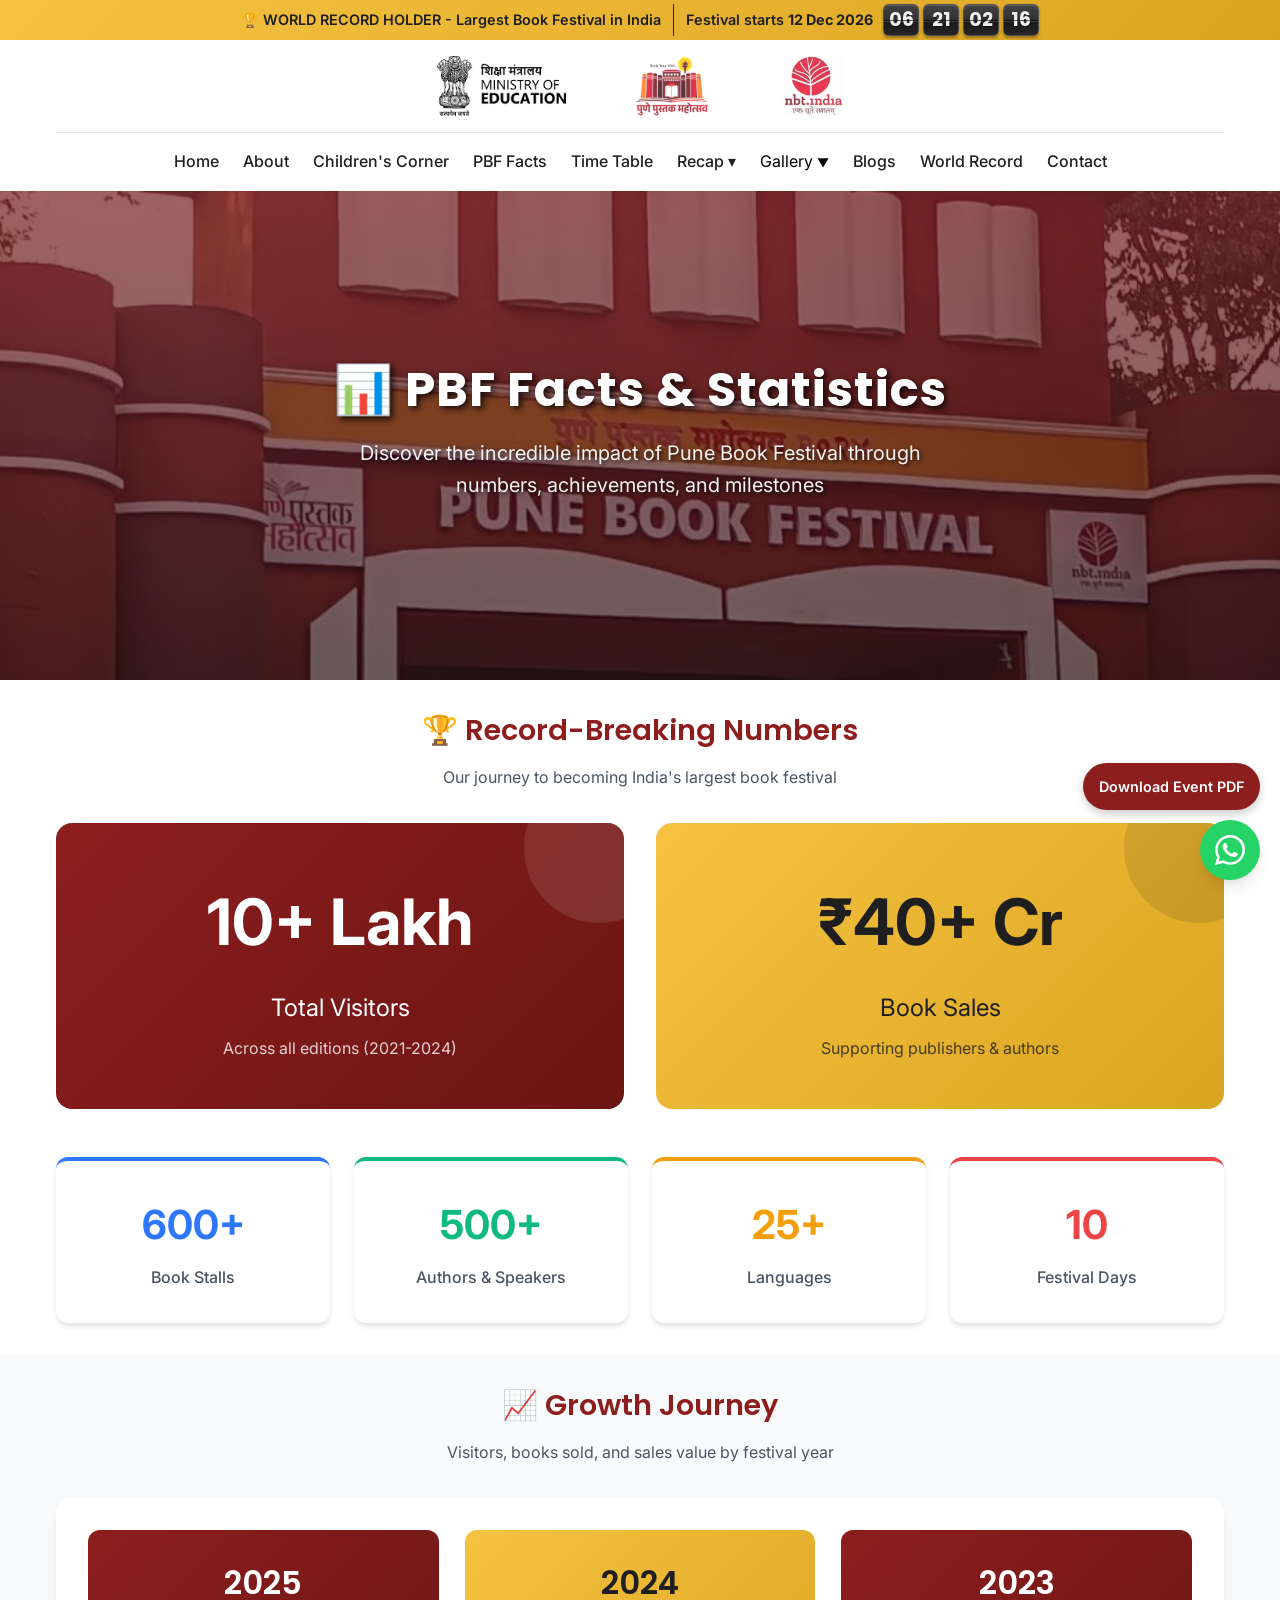
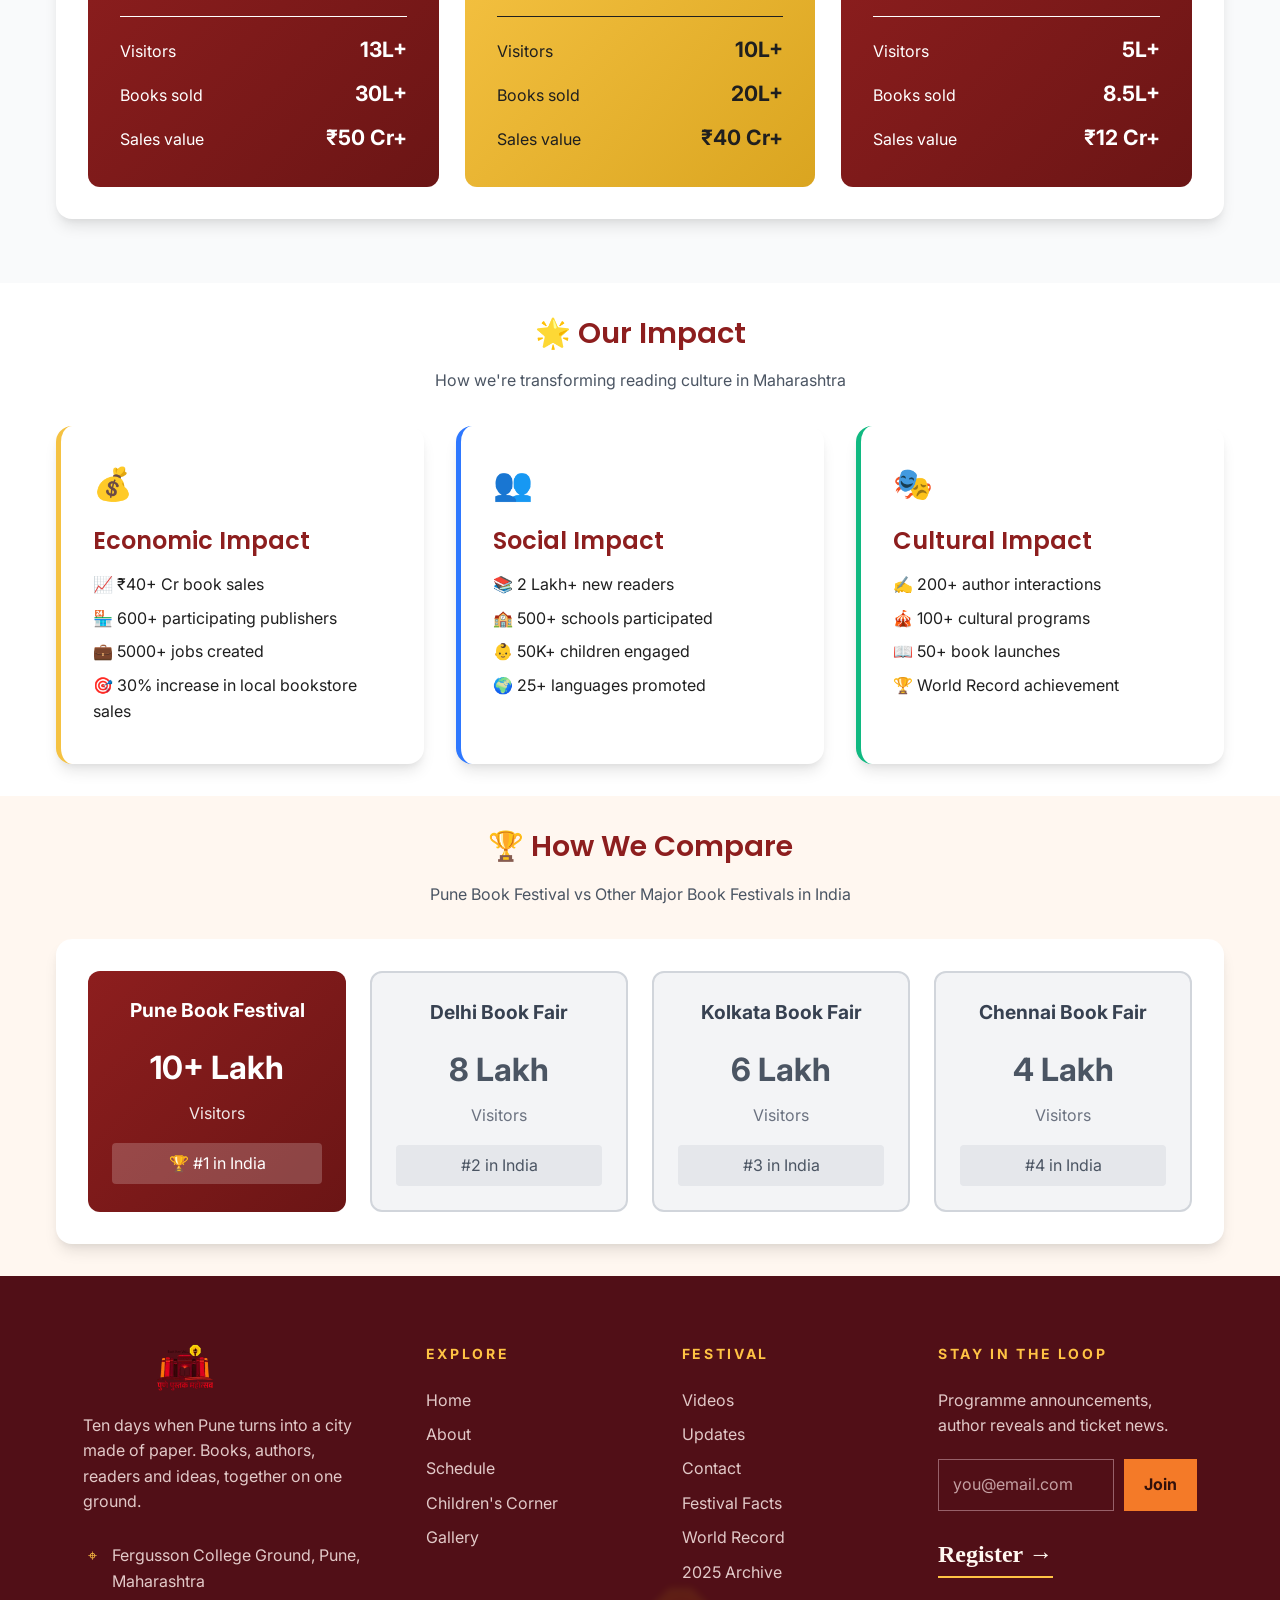
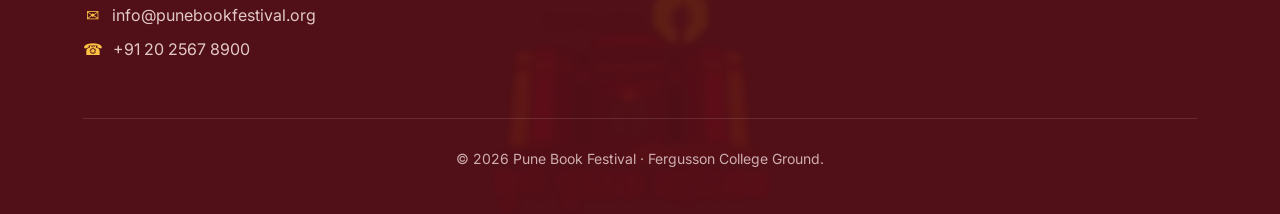
<file: pbf-facts.html>
<!DOCTYPE html>
<html lang="en">

<head>
    <meta charset="UTF-8">
    <meta name="viewport" content="width=device-width, initial-scale=1.0">
    <meta name="description"
        content="Pune Book Festival Facts - Statistics, achievements, and infographics showcasing our impact on reading culture in Maharashtra.">
    <meta name="keywords"
        content="Pune Book Festival facts, statistics, achievements, reading culture, book sales, visitors">
    <title>PBF Facts - Pune Book Festival 2024</title>
    <link rel="stylesheet" href="assets/css/style.css?v=countdown-split-flap">
    <script src="assets/js/countdown.js?v=3" defer></script>
    <link rel="icon" type="image/png" href="assets/favicon.png">
</head>

<body>
    <!-- World Record Badge -->
    <div class="world-record-banner"
        style="background: linear-gradient(135deg, var(--gold) 0%, #DAA520 100%); color: var(--ink); text-align: center; padding: 0.5rem 0; font-weight: 600; font-size: 0.9rem; position: sticky; top: 0; z-index: 1001;">
        <span>🏆 WORLD RECORD HOLDER - Largest Book Festival in India</span>
        <div class="festival-countdown">
            <p><span id="festival-countdown-label">Festival starts</span> <time datetime="2026-12-12T00:00:00+05:30">12 Dec 2026</time></p>
            <p id="festival-countdown-timer" role="timer" hidden>
                <span class="countdown-tile"><b data-unit="days" aria-hidden="true"></b></span>
                <span class="countdown-tile"><b data-unit="hours" aria-hidden="true"></b></span>
                <span class="countdown-tile"><b data-unit="minutes" aria-hidden="true"></b></span>
                <span class="countdown-tile"><b data-unit="seconds" aria-hidden="true"></b></span>
            </p>
        </div>
    </div>

    <!-- Header -->
    <header class="header">
        <div class="container">
            <!-- Top Row with 3 Logos and Register Button -->
            <div class="header-logos"
                style="display: flex; justify-content: space-between; align-items: center; padding: 1rem 0; border-bottom: 1px solid var(--gray-200);">
                <div style="flex: 1;"></div>
                <div style="display: flex; justify-content: center; align-items: center; gap: 2rem; flex: 1;">
                    <img src="assets/MOE.webp" alt="Pune Book Festival Logo" style="height: 60px;">
                    <img src="assets/PBF logo.webp" alt="Partner Logo 2" style="height: 60px; opacity: 0.8;">
                    <img src="assets/NBT_India_logo.webp" alt="Partner Logo 3" style="height: 60px; opacity: 0.8;">
                </div>

                <div style="flex: 1;"></div>

            </div>

            <div class="header-content" style="justify-content: center;">
                <nav class="nav">
                    <ul class="nav-links">
                        <li class="nav-item"><a href="index.html" class="nav-link">Home</a></li>
                        <li class="nav-item"><a href="about.html" class="nav-link">About</a></li>
                        <li class="nav-item"><a href="childrescorner.html" class="nav-link">Children's Corner</a></li>
                        <li class="nav-item"><a href="pbf-facts.html" class="nav-link">PBF Facts</a></li>
                        <li class="nav-item"><a href="timetable.html" class="nav-link">Time Table</a></li>
                        <li class="nav-item recap-nav">
                            <details>
                                <summary class="nav-link">Recap <span aria-hidden="true">&#9662;</span></summary>
                                <ul class="recap-year-menu">
                                    <li><a class="nav-link" href="/2025">2025</a></li>
                                    <li><a class="nav-link" href="recap.html#recap-2024">2024</a></li>
                                    <li><a class="nav-link" href="recap.html#recap-2023">2023</a></li>
                                </ul>
                            </details>
                        </li>
                        <li class="nav-item has-dropdown">
                            <a href="gallery.html" class="nav-item" style="color: #000;">Gallery <span class="dropdown-arrow">▼</span></a>
                            <div class="dropdown-menu">
                                <a href="photos.html" class="dropdown-item">📸 Photos</a>
                                <a href="videos.html" class="dropdown-item">🎥 Videos</a>
                               <a href="Reels.html" class="dropdown-item">🎬 Reels</a>
                            </div>
                        </li>
                        <li class="nav-item"><a href="blogs.html" class="nav-link">Blogs</a></li>
                        <li class="nav-item"><a href="world-record.html" class="nav-link">World Record</a></li>
                        <li class="nav-item"><a href="contact.html" class="nav-link">Contact</a></li>
                    </ul>
                </nav>

                <button class="mobile-menu-toggle" aria-label="Toggle mobile menu" aria-expanded="false">
                    ☰
                </button>
            </div>
        </div>
    </header>

    <!-- Main Content -->
    <main>
        <!-- Hero Section -->
        <section class="hero" style="padding: 4rem 0;">
            <div class="container">
                <h1>📊 PBF Facts & Statistics</h1>
                <p>Discover the incredible impact of Pune Book Festival through numbers, achievements, and milestones
                </p>
            </div>
        </section>

        <!-- Key Statistics Infographic -->
        <section class="section">
            <div class="container">
                <div class="section-header">
                    <h2 class="section-title">🏆 Record-Breaking Numbers</h2>
                    <p class="section-subtitle">Our journey to becoming India's largest book festival</p>
                </div>

                <!-- Main Achievement Cards -->
                <div class="grid grid-2" style="gap: 2rem; margin-bottom: 3rem;">
                    <div class="achievement-mega-card"
                        style="background: linear-gradient(135deg, var(--maroon), #6B1515); color: white; padding: 3rem; border-radius: 1rem; text-align: center; position: relative; overflow: hidden;">
                        <div
                            style="position: absolute; top: -50px; right: -50px; width: 150px; height: 150px; background: rgba(255,255,255,0.1); border-radius: 50%;">
                        </div>
                        <div
                            style="font-size: 4rem; font-weight: 700; margin-bottom: 1rem; position: relative; z-index: 2;">
                            10+ Lakh</div>
                        <div style="font-size: 1.5rem; margin-bottom: 0.5rem; position: relative; z-index: 2;">Total
                            Visitors</div>
                        <div style="font-size: 1rem; opacity: 0.8; position: relative; z-index: 2;">Across all editions
                            (2021-2024)</div>
                    </div>

                    <div class="achievement-mega-card"
                        style="background: linear-gradient(135deg, var(--gold), #DAA520); color: var(--ink); padding: 3rem; border-radius: 1rem; text-align: center; position: relative; overflow: hidden;">
                        <div
                            style="position: absolute; top: -50px; right: -50px; width: 150px; height: 150px; background: rgba(0,0,0,0.1); border-radius: 50%;">
                        </div>
                        <div
                            style="font-size: 4rem; font-weight: 700; margin-bottom: 1rem; position: relative; z-index: 2;">
                            ₹40+ Cr</div>
                        <div style="font-size: 1.5rem; margin-bottom: 0.5rem; position: relative; z-index: 2;">Book
                            Sales</div>
                        <div style="font-size: 1rem; opacity: 0.8; position: relative; z-index: 2;">Supporting
                            publishers & authors</div>
                    </div>
                </div>

                <!-- Detailed Statistics Grid -->
                <div class="grid grid-4" style="gap: 1.5rem;">
                    <div class="stat-card"
                        style="background: white; padding: 2rem; border-radius: 0.75rem; box-shadow: var(--shadow-md); text-align: center; border-top: 4px solid var(--accent);">
                        <div style="font-size: 2.5rem; font-weight: 700; color: var(--accent); margin-bottom: 0.5rem;">
                            600+</div>
                        <div style="color: var(--gray-600); font-weight: 500;">Book Stalls</div>
                    </div>

                    <div class="stat-card"
                        style="background: white; padding: 2rem; border-radius: 0.75rem; box-shadow: var(--shadow-md); text-align: center; border-top: 4px solid #10B981;">
                        <div style="font-size: 2.5rem; font-weight: 700; color: #10B981; margin-bottom: 0.5rem;">500+
                        </div>
                        <div style="color: var(--gray-600); font-weight: 500;">Authors & Speakers</div>
                    </div>

                    <div class="stat-card"
                        style="background: white; padding: 2rem; border-radius: 0.75rem; box-shadow: var(--shadow-md); text-align: center; border-top: 4px solid #F59E0B;">
                        <div style="font-size: 2.5rem; font-weight: 700; color: #F59E0B; margin-bottom: 0.5rem;">25+
                        </div>
                        <div style="color: var(--gray-600); font-weight: 500;">Languages</div>
                    </div>

                    <div class="stat-card"
                        style="background: white; padding: 2rem; border-radius: 0.75rem; box-shadow: var(--shadow-md); text-align: center; border-top: 4px solid #EF4444;">
                        <div style="font-size: 2.5rem; font-weight: 700; color: #EF4444; margin-bottom: 0.5rem;">10
                        </div>
                        <div style="color: var(--gray-600); font-weight: 500;">Festival Days</div>
                    </div>
                </div>
            </div>
        </section>

        <!-- Year-wise Growth Chart -->
        <section class="section" style="background-color: var(--gray-50);">
            <div class="container">
                <div class="section-header">
                    <h2 class="section-title" id="growth-title">📈 Growth Journey</h2>
                    <p class="section-subtitle">Visitors, books sold, and sales value by festival year</p>
                </div>

                <div class="festival-achievements" role="group" aria-labelledby="growth-title">
                    <article class="festival-achievement-card">
                        <h3>2025</h3>
                        <dl>
                            <div><dt>Visitors</dt><dd>13L+</dd></div>
                            <div><dt>Books sold</dt><dd>30L+</dd></div>
                            <div><dt>Sales value</dt><dd>&#8377;50 Cr+</dd></div>
                        </dl>
                    </article>
                    <article class="festival-achievement-card">
                        <h3>2024</h3>
                        <dl>
                            <div><dt>Visitors</dt><dd>10L+</dd></div>
                            <div><dt>Books sold</dt><dd>20L+</dd></div>
                            <div><dt>Sales value</dt><dd>&#8377;40 Cr+</dd></div>
                        </dl>
                    </article>
                    <article class="festival-achievement-card">
                        <h3>2023</h3>
                        <dl>
                            <div><dt>Visitors</dt><dd>5L+</dd></div>
                            <div><dt>Books sold</dt><dd>8.5L+</dd></div>
                            <div><dt>Sales value</dt><dd>&#8377;12 Cr+</dd></div>
                        </dl>
                    </article>
                </div>
            </div>
        </section>

        <!-- Impact Metrics -->
        <section class="section">
            <div class="container">
                <div class="section-header">
                    <h2 class="section-title">🌟 Our Impact</h2>
                    <p class="section-subtitle">How we're transforming reading culture in Maharashtra</p>
                </div>

                <div class="grid grid-3" style="gap: 2rem;">
                    <!-- Economic Impact -->
                    <div class="impact-card"
                        style="background: white; padding: 2rem; border-radius: 1rem; box-shadow: var(--shadow-lg); border-left: 5px solid var(--gold);">
                        <div style="font-size: 2rem; margin-bottom: 1rem;">💰</div>
                        <h3 style="color: var(--maroon); margin-bottom: 1rem;">Economic Impact</h3>
                        <ul style="list-style: none; padding: 0;">
                            <li style="margin-bottom: 0.5rem;">📈 ₹40+ Cr book sales</li>
                            <li style="margin-bottom: 0.5rem;">🏪 600+ participating publishers</li>
                            <li style="margin-bottom: 0.5rem;">💼 5000+ jobs created</li>
                            <li style="margin-bottom: 0.5rem;">🎯 30% increase in local bookstore sales</li>
                        </ul>
                    </div>

                    <!-- Social Impact -->
                    <div class="impact-card"
                        style="background: white; padding: 2rem; border-radius: 1rem; box-shadow: var(--shadow-lg); border-left: 5px solid var(--accent);">
                        <div style="font-size: 2rem; margin-bottom: 1rem;">👥</div>
                        <h3 style="color: var(--maroon); margin-bottom: 1rem;">Social Impact</h3>
                        <ul style="list-style: none; padding: 0;">
                            <li style="margin-bottom: 0.5rem;">📚 2 Lakh+ new readers</li>
                            <li style="margin-bottom: 0.5rem;">🏫 500+ schools participated</li>
                            <li style="margin-bottom: 0.5rem;">👶 50K+ children engaged</li>
                            <li style="margin-bottom: 0.5rem;">🌍 25+ languages promoted</li>
                        </ul>
                    </div>

                    <!-- Cultural Impact -->
                    <div class="impact-card"
                        style="background: white; padding: 2rem; border-radius: 1rem; box-shadow: var(--shadow-lg); border-left: 5px solid #10B981;">
                        <div style="font-size: 2rem; margin-bottom: 1rem;">🎭</div>
                        <h3 style="color: var(--maroon); margin-bottom: 1rem;">Cultural Impact</h3>
                        <ul style="list-style: none; padding: 0;">
                            <li style="margin-bottom: 0.5rem;">✍️ 200+ author interactions</li>
                            <li style="margin-bottom: 0.5rem;">🎪 100+ cultural programs</li>
                            <li style="margin-bottom: 0.5rem;">📖 50+ book launches</li>
                            <li style="margin-bottom: 0.5rem;">🏆 World Record achievement</li>
                        </ul>
                    </div>
                </div>
            </div>
        </section>

        <!-- Comparison Infographic -->
        <section class="section" style="background: linear-gradient(135deg, var(--cream) 0%, #FFF7F0 100%);">
            <div class="container">
                <div class="section-header">
                    <h2 class="section-title">🏆 How We Compare</h2>
                    <p class="section-subtitle">Pune Book Festival vs Other Major Book Festivals in India</p>
                </div>

                <div class="comparison-chart"
                    style="background: white; padding: 2rem; border-radius: 1rem; box-shadow: var(--shadow-lg);">
                    <div class="grid grid-4" style="gap: 1.5rem; text-align: center;">
                        <!-- PBF -->
                        <div class="festival-comparison"
                            style="padding: 1.5rem; border-radius: 0.75rem; background: linear-gradient(135deg, var(--maroon), #6B1515); color: white;">
                            <div style="font-size: 1.2rem; font-weight: 700; margin-bottom: 1rem;">Pune Book Festival
                            </div>
                            <div style="font-size: 2rem; font-weight: 700; margin-bottom: 0.5rem;">10+ Lakh</div>
                            <div style="opacity: 0.9;">Visitors</div>
                            <div
                                style="margin-top: 1rem; padding: 0.5rem; background: rgba(255,255,255,0.2); border-radius: 0.25rem;">
                                🏆 #1 in India
                            </div>
                        </div>

                        <!-- Delhi -->
                        <div class="festival-comparison"
                            style="padding: 1.5rem; border-radius: 0.75rem; background: var(--gray-100); border: 2px solid var(--gray-300);">
                            <div
                                style="font-size: 1.2rem; font-weight: 700; margin-bottom: 1rem; color: var(--gray-700);">
                                Delhi Book Fair</div>
                            <div
                                style="font-size: 2rem; font-weight: 700; margin-bottom: 0.5rem; color: var(--gray-600);">
                                8 Lakh</div>
                            <div style="color: var(--gray-500);">Visitors</div>
                            <div
                                style="margin-top: 1rem; padding: 0.5rem; background: var(--gray-200); border-radius: 0.25rem; color: var(--gray-600);">
                                #2 in India
                            </div>
                        </div>

                        <!-- Kolkata -->
                        <div class="festival-comparison"
                            style="padding: 1.5rem; border-radius: 0.75rem; background: var(--gray-100); border: 2px solid var(--gray-300);">
                            <div
                                style="font-size: 1.2rem; font-weight: 700; margin-bottom: 1rem; color: var(--gray-700);">
                                Kolkata Book Fair</div>
                            <div
                                style="font-size: 2rem; font-weight: 700; margin-bottom: 0.5rem; color: var(--gray-600);">
                                6 Lakh</div>
                            <div style="color: var(--gray-500);">Visitors</div>
                            <div
                                style="margin-top: 1rem; padding: 0.5rem; background: var(--gray-200); border-radius: 0.25rem; color: var(--gray-600);">
                                #3 in India
                            </div>
                        </div>

                        <!-- Chennai -->
                        <div class="festival-comparison"
                            style="padding: 1.5rem; border-radius: 0.75rem; background: var(--gray-100); border: 2px solid var(--gray-300);">
                            <div
                                style="font-size: 1.2rem; font-weight: 700; margin-bottom: 1rem; color: var(--gray-700);">
                                Chennai Book Fair</div>
                            <div
                                style="font-size: 2rem; font-weight: 700; margin-bottom: 0.5rem; color: var(--gray-600);">
                                4 Lakh</div>
                            <div style="color: var(--gray-500);">Visitors</div>
                            <div
                                style="margin-top: 1rem; padding: 0.5rem; background: var(--gray-200); border-radius: 0.25rem; color: var(--gray-600);">
                                #4 in India
                            </div>
                        </div>
                    </div>
                </div>
            </div>
        </section>

    </main>

    <footer class="festival-footer">
        <div class="festival-footer-inner">
            <div class="festival-footer-grid">
                <div class="festival-footer-intro">
                    <a class="festival-footer-brand" href="index.html">
                        <img src="assets/PBF%20logo.webp" alt="Pune Book Festival" width="120" height="100" loading="lazy">
                    </a>
                    <p>Ten days when Pune turns into a city made of paper. Books, authors, readers and ideas, together on one ground.</p>
                    <address class="festival-footer-contact">
                        <a href="https://maps.google.com/maps/dir//Fergusson+College,+Shivajinagar,+Pune"><span aria-hidden="true">&#x2316;</span>Fergusson College Ground, Pune, Maharashtra</a>
                        <a href="mailto:info@punebookfestival.org"><span aria-hidden="true">&#x2709;</span>info@punebookfestival.org</a>
                        <a href="tel:+912025678900"><span aria-hidden="true">&#x260E;</span>+91 20 2567 8900</a>
                    </address>
                </div>
                <nav aria-label="Explore">
                    <h2>Explore</h2>
                    <ul>
                        <li><a href="index.html">Home</a></li>
                        <li><a href="about.html">About</a></li>
                        <li><a href="timetable.html">Schedule</a></li>
                        <li><a href="childrescorner.html">Children's Corner</a></li>
                        <li><a href="gallery.html">Gallery</a></li>
                    </ul>
                </nav>
                <nav aria-label="Festival">
                    <h2>Festival</h2>
                    <ul>
                        <li><a href="videos.html">Videos</a></li>
                        <li><a href="blogs.html">Updates</a></li>
                        <li><a href="contact.html">Contact</a></li>
                        <li><a href="pbf-facts.html">Festival Facts</a></li>
                        <li><a href="world-record.html">World Record</a></li>
                        <li><a href="/2025">2025 Archive</a></li>
                    </ul>
                </nav>
                <section aria-labelledby="festival-footer-newsletter">
                    <h2 id="festival-footer-newsletter">Stay in the loop</h2>
                    <p>Programme announcements, author reveals and ticket news.</p>
                    <form class="festival-footer-signup" action="mailto:info@punebookfestival.org?subject=Newsletter%20signup" method="post" enctype="text/plain">
                        <input type="email" name="email" aria-label="Email address" placeholder="you@email.com" autocomplete="email" required>
                        <button type="submit" title="Send a signup request using your email app">Join</button>
                    </form>
                    <a class="festival-footer-register" href="index.html#festival-registration">Register <span aria-hidden="true">&rarr;</span></a>
                </section>
            </div>
            <p class="festival-footer-bottom">&copy; 2026 Pune Book Festival &middot; Fergusson College Ground.</p>
        </div>
    </footer>

    <a href="assets/pdf/Pune Lit Fest Brochure.pdf" class="download-float" aria-label="Download Event Timetable PDF" target="_blank" rel="noopener">
        Download Event PDF
    </a>

    <!-- WhatsApp Floating Button -->
    <a href="#" class="whatsapp-float" aria-label="Contact us on WhatsApp">
        <svg viewBox="0 0 24 24">
            <path
                d="M17.472 14.382c-.297-.149-1.758-.867-2.03-.967-.273-.099-.471-.148-.67.15-.197.297-.767.966-.94 1.164-.173.199-.347.223-.644.075-.297-.15-1.255-.463-2.39-1.475-.883-.788-1.48-1.761-1.653-2.059-.173-.297-.018-.458.13-.606.134-.133.298-.347.446-.52.149-.174.198-.298.298-.497.099-.198.05-.371-.025-.52-.075-.149-.669-1.612-.916-2.207-.242-.579-.487-.5-.669-.51-.173-.008-.371-.01-.57-.01-.198 0-.52.074-.792.372-.272.297-1.04 1.016-1.04 2.479 0 1.462 1.065 2.875 1.213 3.074.149.198 2.096 3.2 5.077 4.487.709.306 1.262.489 1.694.625.712.227 1.36.195 1.871.118.571-.085 1.758-.719 2.006-1.413.248-.694.248-1.289.173-1.413-.074-.124-.272-.198-.57-.347m-5.421 7.403h-.004a9.87 9.87 0 01-5.031-1.378l-.361-.214-3.741.982.998-3.648-.235-.374a9.86 9.86 0 01-1.51-5.26c.001-5.45 4.436-9.884 9.888-9.884 2.64 0 5.122 1.03 6.988 2.898a9.825 9.825 0 012.893 6.994c-.003 5.45-4.437 9.884-9.885 9.884m8.413-18.297A11.815 11.815 0 0012.05 0C5.495 0 .16 5.335.157 11.892c0 2.096.547 4.142 1.588 5.945L.057 24l6.305-1.654a11.882 11.882 0 005.683 1.448h.005c6.554 0 11.89-5.335 11.893-11.893A11.821 11.821 0 0020.885 3.488" />
        </svg>
    </a>
    <script src="assets/js/app.js"></script>
    <script>
        // Countdown Timer
        function updateCountdown() {
            const targetDate = new Date('December 13, 2025 00:00:00').getTime();
            const now = new Date().getTime();
            const distance = targetDate - now;

            if (distance > 0) {
                const days = Math.floor(distance / (1000 * 60 * 60 * 24));
                const hours = Math.floor((distance % (1000 * 60 * 60 * 24)) / (1000 * 60 * 60));
                const minutes = Math.floor((distance % (1000 * 60 * 60)) / (1000 * 60));
                const seconds = Math.floor((distance % (1000 * 60)) / 1000);

                document.getElementById('countdown').innerHTML = `${days}d ${hours}h ${minutes}m ${seconds}s to PBF 2025!`;
            } else {
                document.getElementById('countdown').innerHTML = 'PBF 2025 is Live! 🎉';
            }
        }

        // Update countdown every second
        setInterval(updateCountdown, 1000);
        updateCountdown(); // Initial call
    </script>
</body>

</html>
</file>
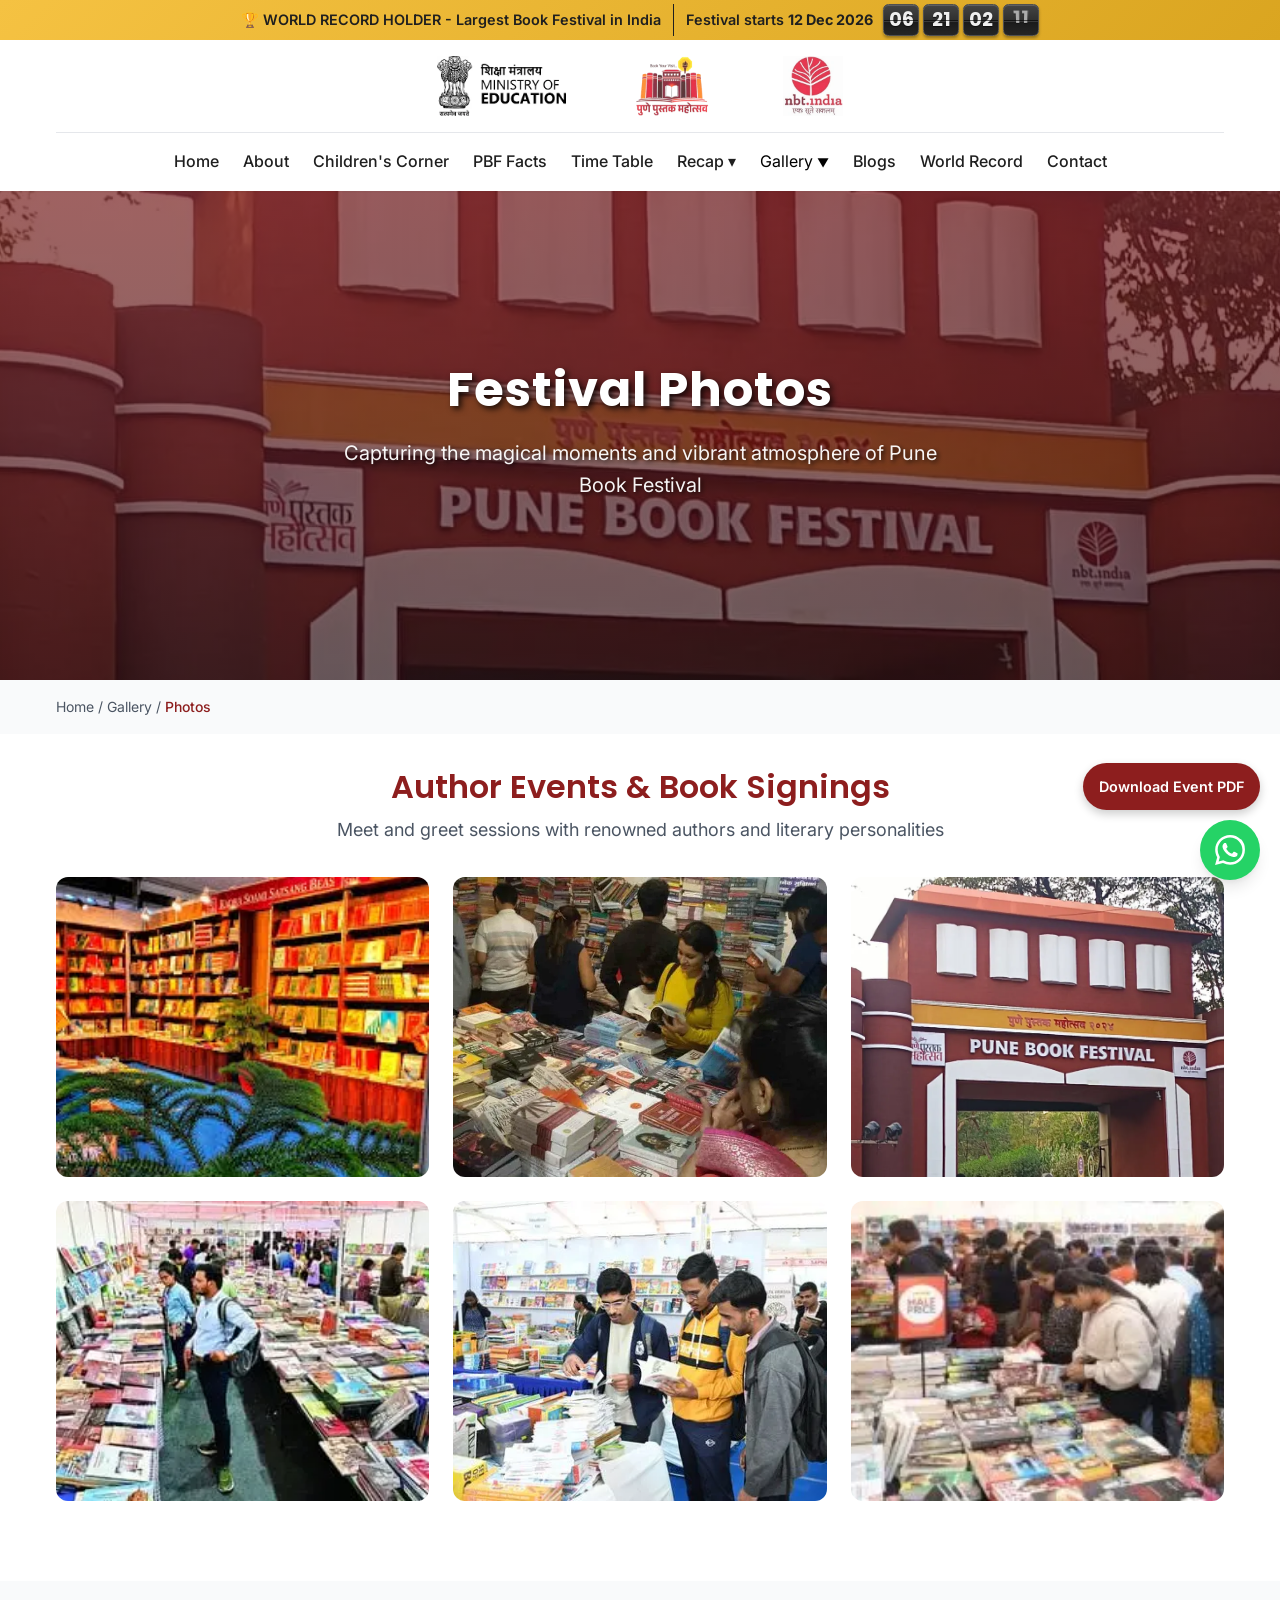
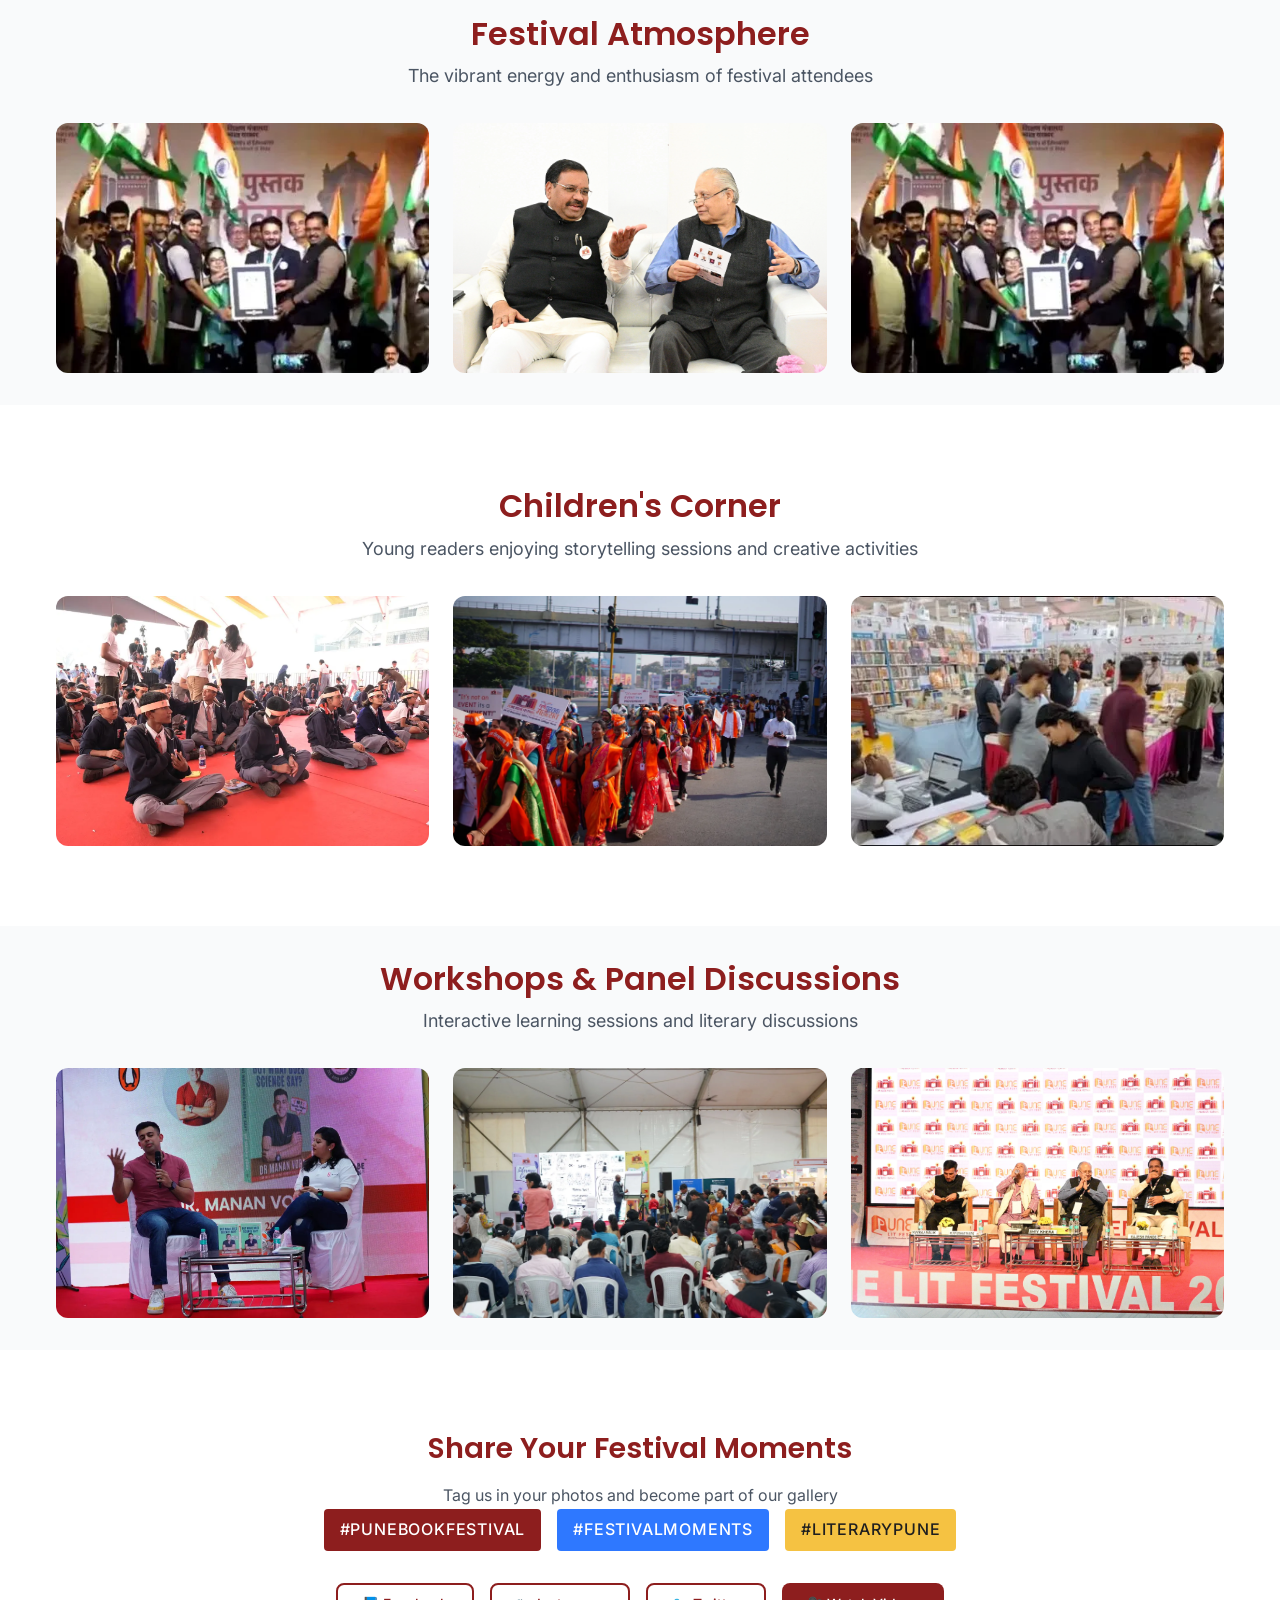
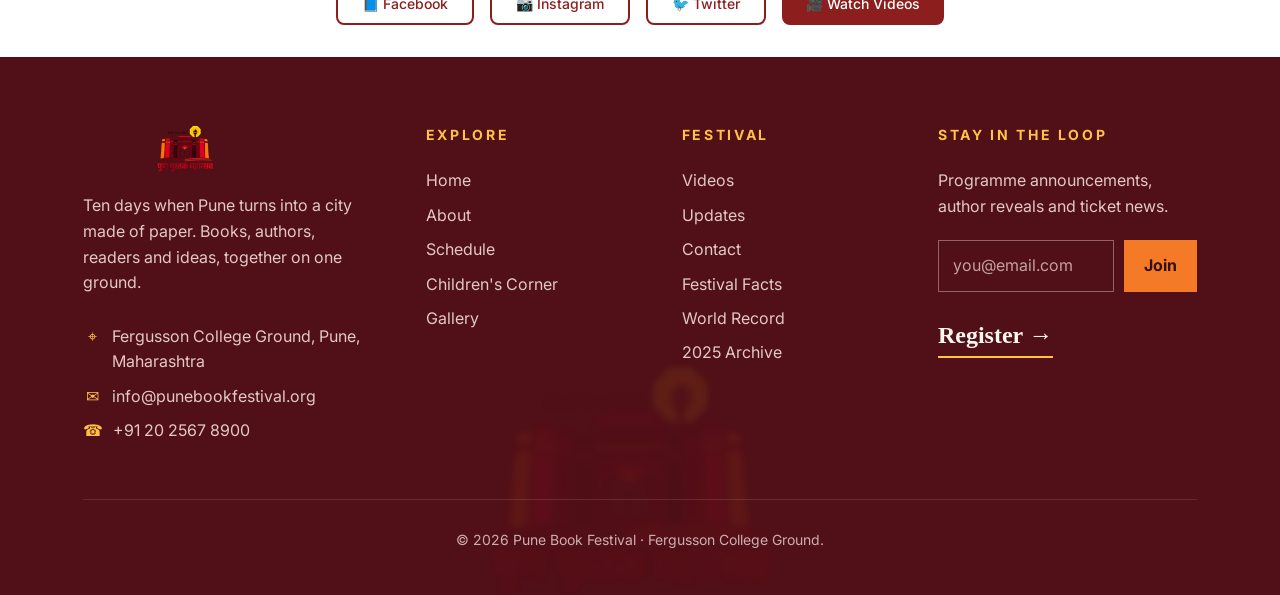
<file: photos.html>
<!DOCTYPE html>
<html lang="en">

<head>
    <meta charset="UTF-8">
    <meta name="viewport" content="width=device-width, initial-scale=1.0">
    <meta name="description"
        content="Pune Book Festival Photos - View stunning photos from past festivals, author events, and literary activities.">
    <meta name="keywords" content="Pune Book Festival photos, festival moments, literary events, author photos">
    <title>Photos - Pune Book Festival 2024</title>
    <link rel="stylesheet" href="assets/css/style.css?v=countdown-split-flap">
    <script src="assets/js/countdown.js?v=3" defer></script>
    <link rel="icon" type="image/png" href="assets/favicon.png">
    <style>
        .photos-grid {
            display: grid;
            grid-template-columns: repeat(auto-fit, minmax(300px, 1fr));
            gap: 1.5rem;
        }

        .photo-item {
            position: relative;
            overflow: hidden;
            border-radius: var(--radius-lg);
            cursor: pointer;
            transition: transform var(--transition-fast);
        }

        .photo-item:hover {
            transform: scale(1.05);
        }

        .photo-item img {
            width: 100%;
            height: 250px;
            object-fit: cover;
            transition: transform var(--transition-normal);
        }

        .photo-item:hover img {
            transform: scale(1.1);
        }

        .photo-overlay {
            position: absolute;
            top: 0;
            left: 0;
            right: 0;
            bottom: 0;
            background: rgba(0, 0, 0, 0.7);
            display: flex;
            align-items: center;
            justify-content: center;
            opacity: 0;
            transition: opacity var(--transition-fast);
            color: white;
            font-size: 2rem;
        }

        .photo-item:hover .photo-overlay {
            opacity: 1;
        }

        .photo-category {
            margin-bottom: 3rem;
        }

        .category-header {
            margin-bottom: 2rem;
            text-align: center;
        }

        .category-title {
            font-size: 2rem;
            color: var(--maroon);
            margin-bottom: 0.5rem;
        }

        .category-description {
            color: var(--gray-600);
            font-size: 1.125rem;
        }

        @media (max-width: 768px) {
            .photos-grid {
                grid-template-columns: repeat(auto-fit, minmax(250px, 1fr));
            }

            .photo-item img {
                height: 200px;
            }
        }
    </style>
</head>

<body>
    <!-- World Record Badge -->
    <div class="world-record-banner"
        style="background: linear-gradient(135deg, var(--gold) 0%, #DAA520 100%); color: var(--ink); text-align: center; padding: 0.5rem 0; font-weight: 600; font-size: 0.9rem; position: sticky; top: 0; z-index: 1001;">
        <span>🏆 WORLD RECORD HOLDER - Largest Book Festival in India</span>
        <div class="festival-countdown">
            <p><span id="festival-countdown-label">Festival starts</span> <time datetime="2026-12-12T00:00:00+05:30">12 Dec 2026</time></p>
            <p id="festival-countdown-timer" role="timer" hidden>
                <span class="countdown-tile"><b data-unit="days" aria-hidden="true"></b></span>
                <span class="countdown-tile"><b data-unit="hours" aria-hidden="true"></b></span>
                <span class="countdown-tile"><b data-unit="minutes" aria-hidden="true"></b></span>
                <span class="countdown-tile"><b data-unit="seconds" aria-hidden="true"></b></span>
            </p>
        </div>
    </div>

    <!-- Header -->
    <header class="header">
        <div class="container">
            <!-- Top Row with 3 Logos and Register Button -->
            <div class="header-logos"
                style="display: flex; justify-content: space-between; align-items: center; padding: 1rem 0; border-bottom: 1px solid var(--gray-200);">
                <div style="flex: 1;"></div>
                  <div style="display: flex; justify-content: center; align-items: center; gap: 2rem; flex: 1;">
                    <img src="assets/MOE.webp" alt="Pune Book Festival Logo" style="height: 60px;">
                    <img src="assets/PBF logo.webp" alt="Partner Logo 2" style="height: 60px; opacity: 0.8;">
                    <img src="assets/NBT_India_logo.webp" alt="Partner Logo 3" style="height: 60px; opacity: 0.8;">
                </div>

                <div style="flex: 1;"></div>

            </div>

            <div class="header-content" style="justify-content: center;">
                <nav class="nav">
                    <ul class="nav-links">
                        <li class="nav-item"><a href="index.html" class="nav-link">Home</a></li>
                        <li class="nav-item"><a href="about.html" class="nav-link">About</a></li>
                        <li class="nav-item"><a href="childrescorner.html" class="nav-link">Children's Corner</a></li>
                        <li class="nav-item"><a href="pbf-facts.html" class="nav-link">PBF Facts</a></li>
                        <li class="nav-item"><a href="timetable.html" class="nav-link">Time Table</a></li>
                        <li class="nav-item recap-nav">
                            <details>
                                <summary class="nav-link">Recap <span aria-hidden="true">&#9662;</span></summary>
                                <ul class="recap-year-menu">
                                    <li><a class="nav-link" href="/2025">2025</a></li>
                                    <li><a class="nav-link" href="recap.html#recap-2024">2024</a></li>
                                    <li><a class="nav-link" href="recap.html#recap-2023">2023</a></li>
                                </ul>
                            </details>
                        </li>
                        <li class="nav-item has-dropdown">
                            <a href="gallery.html" class="nav-item" style="color: #000;">Gallery <span class="dropdown-arrow">▼</span></a>
                            <div class="dropdown-menu">
                                <a href="photos.html" class="dropdown-item">📸 Photos</a>
                                <a href="videos.html" class="dropdown-item">🎥 Videos</a>
                                 <a href="Reels.html" class="dropdown-item">🎬 Reels</a>
                            </div>
                        </li>
                        <li class="nav-item"><a href="blogs.html" class="nav-link">Blogs</a></li>
                        <li class="nav-item"><a href="world-record.html" class="nav-link">World Record</a></li>
                        <li class="nav-item"><a href="contact.html" class="nav-link">Contact</a></li>
                    </ul>
                </nav>

                <button class="mobile-menu-toggle" aria-label="Toggle mobile menu" aria-expanded="false">
                    ☰
                </button>
            </div>
        </div>
    </header>

    <!-- Main Content -->
    <main>
        <!-- Hero Section -->
        <section class="hero" style="padding: 3rem 0;">
            <div class="container">
                <h1>Festival Photos</h1>
                <p>Capturing the magical moments and vibrant atmosphere of Pune Book Festival</p>
            </div>
        </section>

        <!-- Navigation Breadcrumb -->
        <section style="background-color: var(--gray-50); padding: 1rem 0;">
            <div class="container">
                <nav style="font-size: 0.875rem; color: var(--gray-600);">
                    <a href="index.html" style="color: var(--gray-600);">Home</a>
                    <span> / </span>
                    <a href="gallery.html" style="color: var(--gray-600);">Gallery</a>
                    <span> / </span>
                    <span style="color: var(--maroon); font-weight: 500;">Photos</span>
                </nav>
            </div>
        </section>

        <!-- Author Events Photos -->
        <section class="section photo-category">
            <div class="container">
                <div class="category-header">
                    <h2 class="category-title">Author Events & Book Signings</h2>
                    <p class="category-description">Meet and greet sessions with renowned authors and literary
                        personalities</p>
                </div>

                <div class="photos-grid">
                    <!-- New: Pune Book Festival images -->
                    <div class="gallery-item">
                        <img src="assets/pune book festival images/20.webp"
                            alt="Crowds browsing books at Pune Book Festival">
                        <div class="gallery-overlay"></div>
                    </div>
                    <div class="gallery-item">
                        <img src="assets/pune book festival images/10.webp"
                            alt="Colorful book stall at Pune Book Festival">
                        <div class="gallery-overlay"></div>
                    </div>
                    <div class="gallery-item">
                        <img src="assets/pune book festival images/11.webp" alt="Readers exploring stacks of books">
                        <div class="gallery-overlay"></div>
                    </div>
                    <div class="gallery-item">
                        <img src="assets/pune book festival images/12.webp" alt="Pune Book Festival entrance gate">
                        <div class="gallery-overlay"></div>
                    </div>
                    <div class="gallery-item">
                        <img src="assets/pune book festival images/13.webp" alt="Wide view of book exhibition hall">
                        <div class="gallery-overlay"></div>
                    </div>
                    <div class="gallery-item">
                        <img src="assets/pune book festival images/14.webp"
                            alt="Students checking out titles at a stall">
                        <div class="gallery-overlay"></div>
                    </div>

                </div>
            </div>
        </section>

        <!-- Festival Atmosphere -->
        <section class="section photo-category" style="background-color: var(--gray-50);">
            <div class="container">
                <div class="category-header">
                    <h2 class="category-title">Festival Atmosphere</h2>
                    <p class="category-description">The vibrant energy and enthusiasm of festival attendees</p>
                </div>

                <div class="photos-grid">
                    <div class="photo-item" onclick="openLightbox(3, 'photo')">
                        <img src="assets/pune book festival images/16.webp" alt="Festival crowd enjoying events"
                            loading="lazy">
                        <div class="photo-overlay">

                        </div>
                    </div>
                    <div class="photo-item" onclick="openLightbox(4, 'photo')">
                        <img src="assets/pune book festival images/6.webp" alt="Book stalls and vendors" loading="lazy">
                        <div class="photo-overlay">

                        </div>
                    </div>
                    <div class="photo-item" onclick="openLightbox(5, 'photo')">
                        <img src="assets/pune book festival images/16.webp" alt="Reading corner activities"
                            loading="lazy">
                        <div class="photo-overlay">

                        </div>
                    </div>
                </div>
            </div>
        </section>

        <!-- Children's Activities -->
        <section class="section photo-category">
            <div class="container">
                <div class="category-header">
                    <h2 class="category-title">Children's Corner</h2>
                    <p class="category-description">Young readers enjoying storytelling sessions and creative activities
                    </p>
                </div>

                <div class="photos-grid">
                    <div class="photo-item" onclick="openLightbox(6, 'photo')">
                        <img src="assets/pune book festival images/1.webp" alt="Children's storytelling session"
                            loading="lazy">
                        <div class="photo-overlay">

                        </div>
                    </div>
                    <div class="photo-item" onclick="openLightbox(7, 'photo')">
                        <img src="assets/pune book festival images/2.webp" alt="Kids art and craft workshop"
                            loading="lazy">
                        <div class="photo-overlay">

                        </div>
                    </div>
                    <div class="photo-item" onclick="openLightbox(8, 'photo')">
                        <img src="assets/pune book festival images/18.webp" alt="Puppet show performance"
                            loading="lazy">
                        <div class="photo-overlay">

                        </div>
                    </div>
                </div>
            </div>
        </section>

        <!-- Workshops & Panels -->
        <section class="section photo-category" style="background-color: var(--gray-50);">
            <div class="container">
                <div class="category-header">
                    <h2 class="category-title">Workshops & Panel Discussions</h2>
                    <p class="category-description">Interactive learning sessions and literary discussions</p>
                </div>

                <div class="photos-grid">
                    <div class="photo-item" onclick="openLightbox(9, 'photo')">
                        <img src="assets/pune book festival images/4.webp" alt="Poetry workshop in progress"
                            loading="lazy">
                        <div class="photo-overlay">

                        </div>
                    </div>
                    <div class="photo-item" onclick="openLightbox(10, 'photo')">
                        <img src="assets/pune book festival images/5.webp" alt="Writing workshop session"
                            loading="lazy">
                        <div class="photo-overlay">

                        </div>
                    </div>
                    <div class="photo-item" onclick="openLightbox(11, 'photo')">
                        <img src="assets/pune book festival images/7.webp" alt="Literary panel discussion"
                            loading="lazy">
                        <div class="photo-overlay">

                        </div>
                    </div>
                </div>
            </div>
        </section>

        <!-- Share Section -->
        <section class="section">
            <div class="container">
                <div class="text-center">
                    <h2 class="section-title">Share Your Festival Moments</h2>
                    <p class="section-subtitle">Tag us in your photos and become part of our gallery</p>

                    <div style="margin-bottom: 2rem;">
                        <div style="display: flex; justify-content: center; gap: 1rem; flex-wrap: wrap;">
                            <span class="badge"
                                style="background-color: var(--maroon); color: white; padding: 0.5rem 1rem; font-size: 1rem;">#PuneBookFestival</span>
                            <span class="badge"
                                style="background-color: var(--accent); color: white; padding: 0.5rem 1rem; font-size: 1rem;">#FestivalMoments</span>
                            <span class="badge"
                                style="background-color: var(--gold); color: var(--ink); padding: 0.5rem 1rem; font-size: 1rem;">#LiteraryPune</span>
                        </div>
                    </div>

                    <div style="display: flex; justify-content: center; gap: 1rem; flex-wrap: wrap;">
                        <a href="#" class="btn btn-outline">📘 Facebook</a>
                        <a href="#" class="btn btn-outline">📷 Instagram</a>
                        <a href="#" class="btn btn-outline">🐦 Twitter</a>
                        <a href="videos.html" class="btn btn-primary">🎥 Watch Videos</a>
                    </div>
                </div>
            </div>
        </section>
    </main>

    <!-- Lightbox -->
    <div class="lightbox">
        <div class="lightbox-content">
            <button class="lightbox-close" onclick="closeLightbox()" aria-label="Close lightbox">&times;</button>
            <!-- Content will be loaded by JavaScript -->
        </div>
    </div>

    <footer class="festival-footer">
        <div class="festival-footer-inner">
            <div class="festival-footer-grid">
                <div class="festival-footer-intro">
                    <a class="festival-footer-brand" href="index.html">
                        <img src="assets/PBF%20logo.webp" alt="Pune Book Festival" width="120" height="100" loading="lazy">
                    </a>
                    <p>Ten days when Pune turns into a city made of paper. Books, authors, readers and ideas, together on one ground.</p>
                    <address class="festival-footer-contact">
                        <a href="https://maps.google.com/maps/dir//Fergusson+College,+Shivajinagar,+Pune"><span aria-hidden="true">&#x2316;</span>Fergusson College Ground, Pune, Maharashtra</a>
                        <a href="mailto:info@punebookfestival.org"><span aria-hidden="true">&#x2709;</span>info@punebookfestival.org</a>
                        <a href="tel:+912025678900"><span aria-hidden="true">&#x260E;</span>+91 20 2567 8900</a>
                    </address>
                </div>
                <nav aria-label="Explore">
                    <h2>Explore</h2>
                    <ul>
                        <li><a href="index.html">Home</a></li>
                        <li><a href="about.html">About</a></li>
                        <li><a href="timetable.html">Schedule</a></li>
                        <li><a href="childrescorner.html">Children's Corner</a></li>
                        <li><a href="gallery.html">Gallery</a></li>
                    </ul>
                </nav>
                <nav aria-label="Festival">
                    <h2>Festival</h2>
                    <ul>
                        <li><a href="videos.html">Videos</a></li>
                        <li><a href="blogs.html">Updates</a></li>
                        <li><a href="contact.html">Contact</a></li>
                        <li><a href="pbf-facts.html">Festival Facts</a></li>
                        <li><a href="world-record.html">World Record</a></li>
                        <li><a href="/2025">2025 Archive</a></li>
                    </ul>
                </nav>
                <section aria-labelledby="festival-footer-newsletter">
                    <h2 id="festival-footer-newsletter">Stay in the loop</h2>
                    <p>Programme announcements, author reveals and ticket news.</p>
                    <form class="festival-footer-signup" action="mailto:info@punebookfestival.org?subject=Newsletter%20signup" method="post" enctype="text/plain">
                        <input type="email" name="email" aria-label="Email address" placeholder="you@email.com" autocomplete="email" required>
                        <button type="submit" title="Send a signup request using your email app">Join</button>
                    </form>
                    <a class="festival-footer-register" href="index.html#festival-registration">Register <span aria-hidden="true">&rarr;</span></a>
                </section>
            </div>
            <p class="festival-footer-bottom">&copy; 2026 Pune Book Festival &middot; Fergusson College Ground.</p>
        </div>
    </footer>

    <a href="assets/pdf/Pune Lit Fest Brochure.pdf" class="download-float" aria-label="Download Event Timetable PDF" target="_blank" rel="noopener">
        Download Event PDF
    </a>

    <!-- WhatsApp Floating Button -->
    <a href="#" class="whatsapp-float" aria-label="Contact us on WhatsApp">
        <svg viewBox="0 0 24 24">
            <path
                d="M17.472 14.382c-.297-.149-1.758-.867-2.03-.967-.273-.099-.471-.148-.67.15-.197.297-.767.966-.94 1.164-.173.199-.347.223-.644.075-.297-.15-1.255-.463-2.39-1.475-.883-.788-1.48-1.761-1.653-2.059-.173-.297-.018-.458.13-.606.134-.133.298-.347.446-.52.149-.174.198-.298.298-.497.099-.198.05-.371-.025-.52-.075-.149-.669-1.612-.916-2.207-.242-.579-.487-.5-.669-.51-.173-.008-.371-.01-.57-.01-.198 0-.52.074-.792.372-.272.297-1.04 1.016-1.04 2.479 0 1.462 1.065 2.875 1.213 3.074.149.198 2.096 3.2 5.077 4.487.709.306 1.262.489 1.694.625.712.227 1.36.195 1.871.118.571-.085 1.758-.719 2.006-1.413.248-.694.248-1.289.173-1.413-.074-.124-.272-.198-.57-.347m-5.421 7.403h-.004a9.87 9.87 0 01-5.031-1.378l-.361-.214-3.741.982.998-3.648-.235-.374a9.86 9.86 0 01-1.51-5.26c.001-5.45 4.436-9.884 9.888-9.884 2.64 0 5.122 1.03 6.988 2.898a9.825 9.825 0 012.893 6.994c-.003 5.45-4.437 9.884-9.885 9.884m8.413-18.297A11.815 11.815 0 0012.05 0C5.495 0 .16 5.335.157 11.892c0 2.096.547 4.142 1.588 5.945L.057 24l6.305-1.654a11.882 11.882 0 005.683 1.448h.005c6.554 0 11.89-5.335 11.893-11.893A11.821 11.821 0 0020.885 3.488" />
        </svg>
    </a>
    <script src="assets/js/app.js"></script>
    <script>
        // Countdown Timer
        function updateCountdown() {
            const targetDate = new Date('December 13, 2025 00:00:00').getTime();
            const now = new Date().getTime();
            const distance = targetDate - now;

            if (distance > 0) {
                const days = Math.floor(distance / (1000 * 60 * 60 * 24));
                const hours = Math.floor((distance % (1000 * 60 * 60 * 24)) / (1000 * 60 * 60));
                const minutes = Math.floor((distance % (1000 * 60 * 60)) / (1000 * 60));
                const seconds = Math.floor((distance % (1000 * 60)) / 1000);

                document.getElementById('countdown').innerHTML = `${days}d ${hours}h ${minutes}m ${seconds}s to PBF 2025!`;
            } else {
                document.getElementById('countdown').innerHTML = 'PBF 2025 is Live! 🎉';
            }
        }

        // Update countdown every second
        setInterval(updateCountdown, 1000);
        updateCountdown(); // Initial call
    </script>
</body>

</html>
</file>
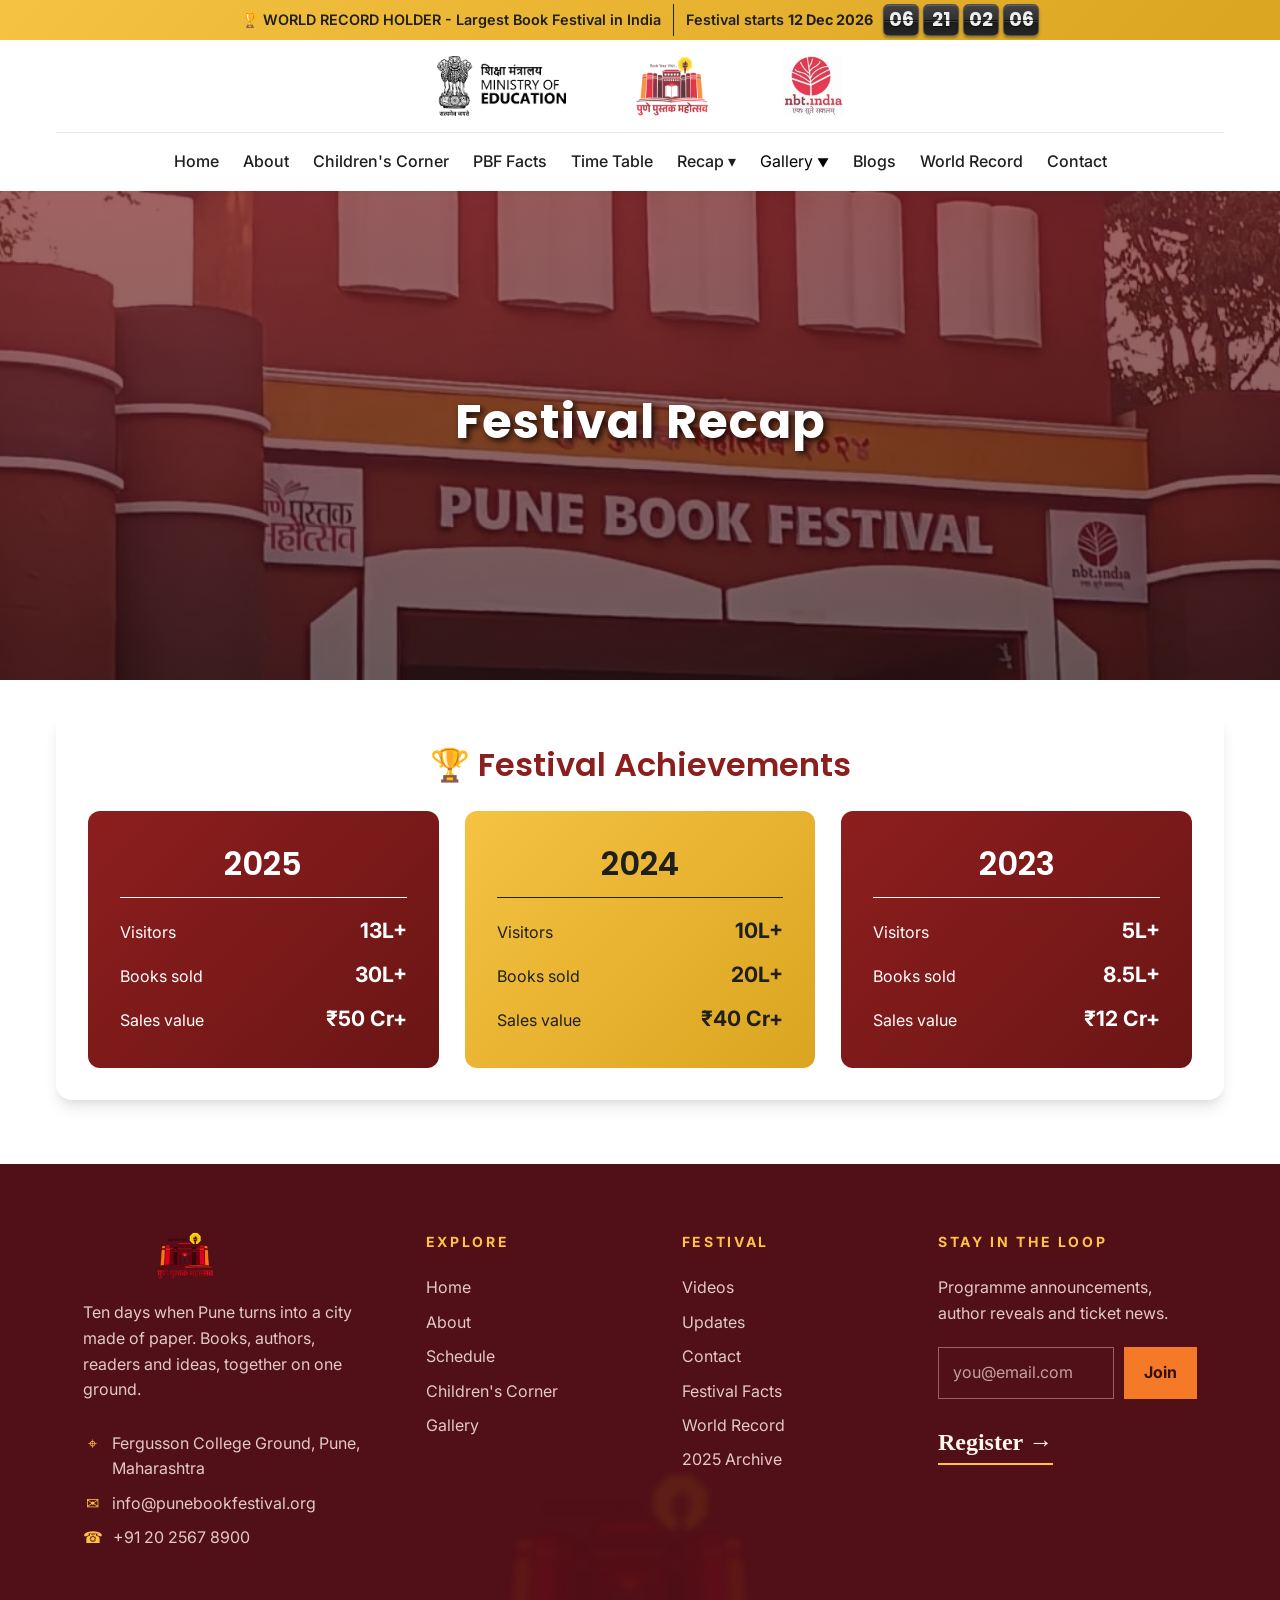
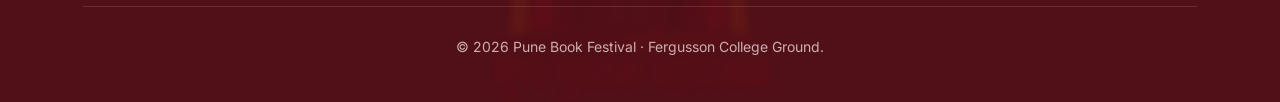
<file: recap.html>
<!DOCTYPE html>
<html lang="en">
<head>
    <meta charset="UTF-8">
    <meta name="viewport" content="width=device-width, initial-scale=1.0">
    <meta name="description" content="Explore Pune Book Festival visitor numbers, books sold, and sales value for 2025, 2024, and 2023.">
    <title>Recap | Pune Book Festival</title>
    <link rel="stylesheet" href="assets/css/style.css?v=countdown-split-flap">
    <script src="assets/js/countdown.js?v=3" defer></script>
    <link rel="icon" type="image/png" href="assets/favicon.png">
</head>
<body>
    <!-- World Record Badge -->
    <div class="world-record-banner"
        style="background: linear-gradient(135deg, var(--gold) 0%, #DAA520 100%); color: var(--ink); text-align: center; padding: 0.5rem 0; font-weight: 600; font-size: 0.9rem; position: sticky; top: 0; z-index: 1001;">
        <span>🏆 WORLD RECORD HOLDER - Largest Book Festival in India</span>
        <div class="festival-countdown">
            <p><span id="festival-countdown-label">Festival starts</span> <time datetime="2026-12-12T00:00:00+05:30">12 Dec 2026</time></p>
            <p id="festival-countdown-timer" role="timer" hidden>
                <span class="countdown-tile"><b data-unit="days" aria-hidden="true"></b></span>
                <span class="countdown-tile"><b data-unit="hours" aria-hidden="true"></b></span>
                <span class="countdown-tile"><b data-unit="minutes" aria-hidden="true"></b></span>
                <span class="countdown-tile"><b data-unit="seconds" aria-hidden="true"></b></span>
            </p>
        </div>
    </div>

    <!-- Header -->
    <header class="header">
        <div class="container">
            <!-- Top Row with 3 Logos and Register Button -->
            <div class="header-logos"
                style="display: flex; justify-content: space-between; align-items: center; padding: 1rem 0; border-bottom: 1px solid var(--gray-200);">
                <div style="flex: 1;"></div>
                <div style="display: flex; justify-content: center; align-items: center; gap: 2rem; flex: 1;">
                    <img src="assets/MOE.webp" alt="Pune Book Festival Logo" style="height: 60px;">
                    <img src="assets/PBF logo.webp" alt="Partner Logo 2" style="height: 60px; opacity: 0.8;">
                    <img src="assets/NBT_India_logo.webp" alt="Partner Logo 3" style="height: 60px; opacity: 0.8;">
                </div>

                <div style="flex: 1;"></div>

            </div>

            <div class="header-content" style="justify-content: center;">
                <nav class="nav">
                    <ul class="nav-links">
                        <li class="nav-item"><a href="index.html" class="nav-link">Home</a></li>
                        <li class="nav-item"><a href="about.html" class="nav-link">About</a></li>
                        <li class="nav-item"><a href="childrescorner.html" class="nav-link">Children's Corner</a></li>
                        <li class="nav-item"><a href="pbf-facts.html" class="nav-link">PBF Facts</a></li>
                        <li class="nav-item"><a href="timetable.html" class="nav-link">Time Table</a></li>
                        <li class="nav-item recap-nav">
                            <details>
                                <summary class="nav-link">Recap <span aria-hidden="true">&#9662;</span></summary>
                                <ul class="recap-year-menu">
                                    <li><a class="nav-link" href="/2025">2025</a></li>
                                    <li><a class="nav-link" href="recap.html#recap-2024">2024</a></li>
                                    <li><a class="nav-link" href="recap.html#recap-2023">2023</a></li>
                                </ul>
                            </details>
                        </li>
                        <li class="nav-item has-dropdown">
                            <a href="gallery.html" class="nav-item" style="color: #000;">Gallery <span class="dropdown-arrow">▼</span></a>
                            <div class="dropdown-menu">
                                <a href="photos.html" class="dropdown-item">📸 Photos</a>
                                <a href="videos.html" class="dropdown-item">🎥 Videos</a>
                               <a href="Reels.html" class="dropdown-item">🎬 Reels</a>
                            </div>
                        </li>
                        <li class="nav-item"><a href="blogs.html" class="nav-link">Blogs</a></li>
                        <li class="nav-item"><a href="world-record.html" class="nav-link">World Record</a></li>
                        <li class="nav-item"><a href="contact.html" class="nav-link">Contact</a></li>
                    </ul>
                </nav>

                <button class="mobile-menu-toggle" aria-label="Toggle mobile menu" aria-expanded="false">
                    ☰
                </button>
            </div>
        </div>
    </header>

    <main>
        <section class="hero">
            <div class="container">
                <h1>Festival Recap</h1>
            </div>
        </section>
        <div class="section">
            <div class="container">
                <section class="festival-achievements" aria-labelledby="festival-achievements-title">
                    <h2 id="festival-achievements-title"><span aria-hidden="true">&#x1F3C6;</span> Festival Achievements</h2>
                    <article class="festival-achievement-card" id="recap-2025">
                        <h3>2025</h3>
                        <dl>
                            <div><dt>Visitors</dt><dd>13L+</dd></div>
                            <div><dt>Books sold</dt><dd>30L+</dd></div>
                            <div><dt>Sales value</dt><dd>&#8377;50 Cr+</dd></div>
                        </dl>
                    </article>
                    <article class="festival-achievement-card" id="recap-2024">
                        <h3>2024</h3>
                        <dl>
                            <div><dt>Visitors</dt><dd>10L+</dd></div>
                            <div><dt>Books sold</dt><dd>20L+</dd></div>
                            <div><dt>Sales value</dt><dd>&#8377;40 Cr+</dd></div>
                        </dl>
                    </article>
                    <article class="festival-achievement-card" id="recap-2023">
                        <h3>2023</h3>
                        <dl>
                            <div><dt>Visitors</dt><dd>5L+</dd></div>
                            <div><dt>Books sold</dt><dd>8.5L+</dd></div>
                            <div><dt>Sales value</dt><dd>&#8377;12 Cr+</dd></div>
                        </dl>
                    </article>
                </section>
            </div>
        </div>
    </main>

    <footer class="festival-footer">
        <div class="festival-footer-inner">
            <div class="festival-footer-grid">
                <div class="festival-footer-intro">
                    <a class="festival-footer-brand" href="index.html">
                        <img src="assets/PBF%20logo.webp" alt="Pune Book Festival" width="120" height="100" loading="lazy">
                    </a>
                    <p>Ten days when Pune turns into a city made of paper. Books, authors, readers and ideas, together on one ground.</p>
                    <address class="festival-footer-contact">
                        <a href="https://maps.google.com/maps/dir//Fergusson+College,+Shivajinagar,+Pune"><span aria-hidden="true">&#x2316;</span>Fergusson College Ground, Pune, Maharashtra</a>
                        <a href="mailto:info@punebookfestival.org"><span aria-hidden="true">&#x2709;</span>info@punebookfestival.org</a>
                        <a href="tel:+912025678900"><span aria-hidden="true">&#x260E;</span>+91 20 2567 8900</a>
                    </address>
                </div>
                <nav aria-label="Explore">
                    <h2>Explore</h2>
                    <ul>
                        <li><a href="index.html">Home</a></li>
                        <li><a href="about.html">About</a></li>
                        <li><a href="timetable.html">Schedule</a></li>
                        <li><a href="childrescorner.html">Children's Corner</a></li>
                        <li><a href="gallery.html">Gallery</a></li>
                    </ul>
                </nav>
                <nav aria-label="Festival">
                    <h2>Festival</h2>
                    <ul>
                        <li><a href="videos.html">Videos</a></li>
                        <li><a href="blogs.html">Updates</a></li>
                        <li><a href="contact.html">Contact</a></li>
                        <li><a href="pbf-facts.html">Festival Facts</a></li>
                        <li><a href="world-record.html">World Record</a></li>
                        <li><a href="/2025">2025 Archive</a></li>
                    </ul>
                </nav>
                <section aria-labelledby="festival-footer-newsletter">
                    <h2 id="festival-footer-newsletter">Stay in the loop</h2>
                    <p>Programme announcements, author reveals and ticket news.</p>
                    <form class="festival-footer-signup" action="mailto:info@punebookfestival.org?subject=Newsletter%20signup" method="post" enctype="text/plain">
                        <input type="email" name="email" aria-label="Email address" placeholder="you@email.com" autocomplete="email" required>
                        <button type="submit" title="Send a signup request using your email app">Join</button>
                    </form>
                    <a class="festival-footer-register" href="index.html#festival-registration">Register <span aria-hidden="true">&rarr;</span></a>
                </section>
            </div>
            <p class="festival-footer-bottom">&copy; 2026 Pune Book Festival &middot; Fergusson College Ground.</p>
        </div>
    </footer>
    <script src="assets/js/app.js"></script>
</body>
</html>
</file>
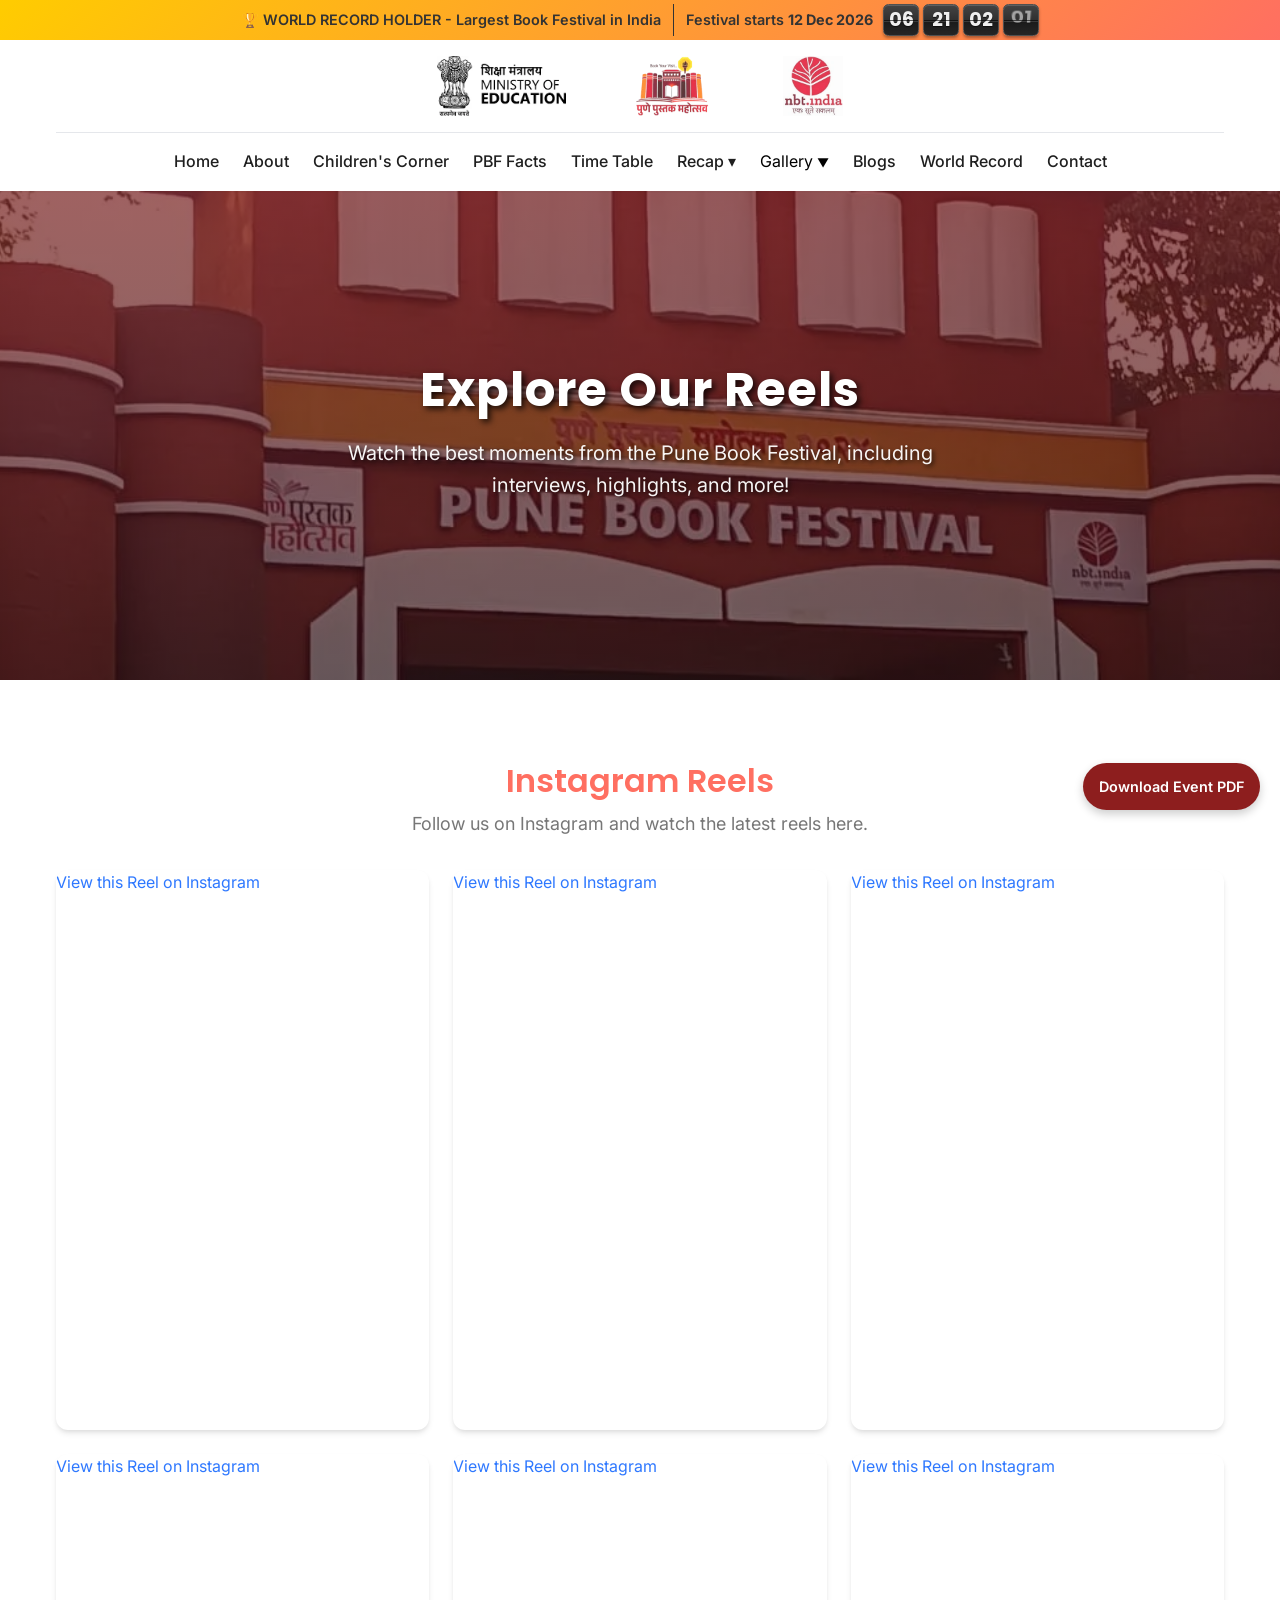
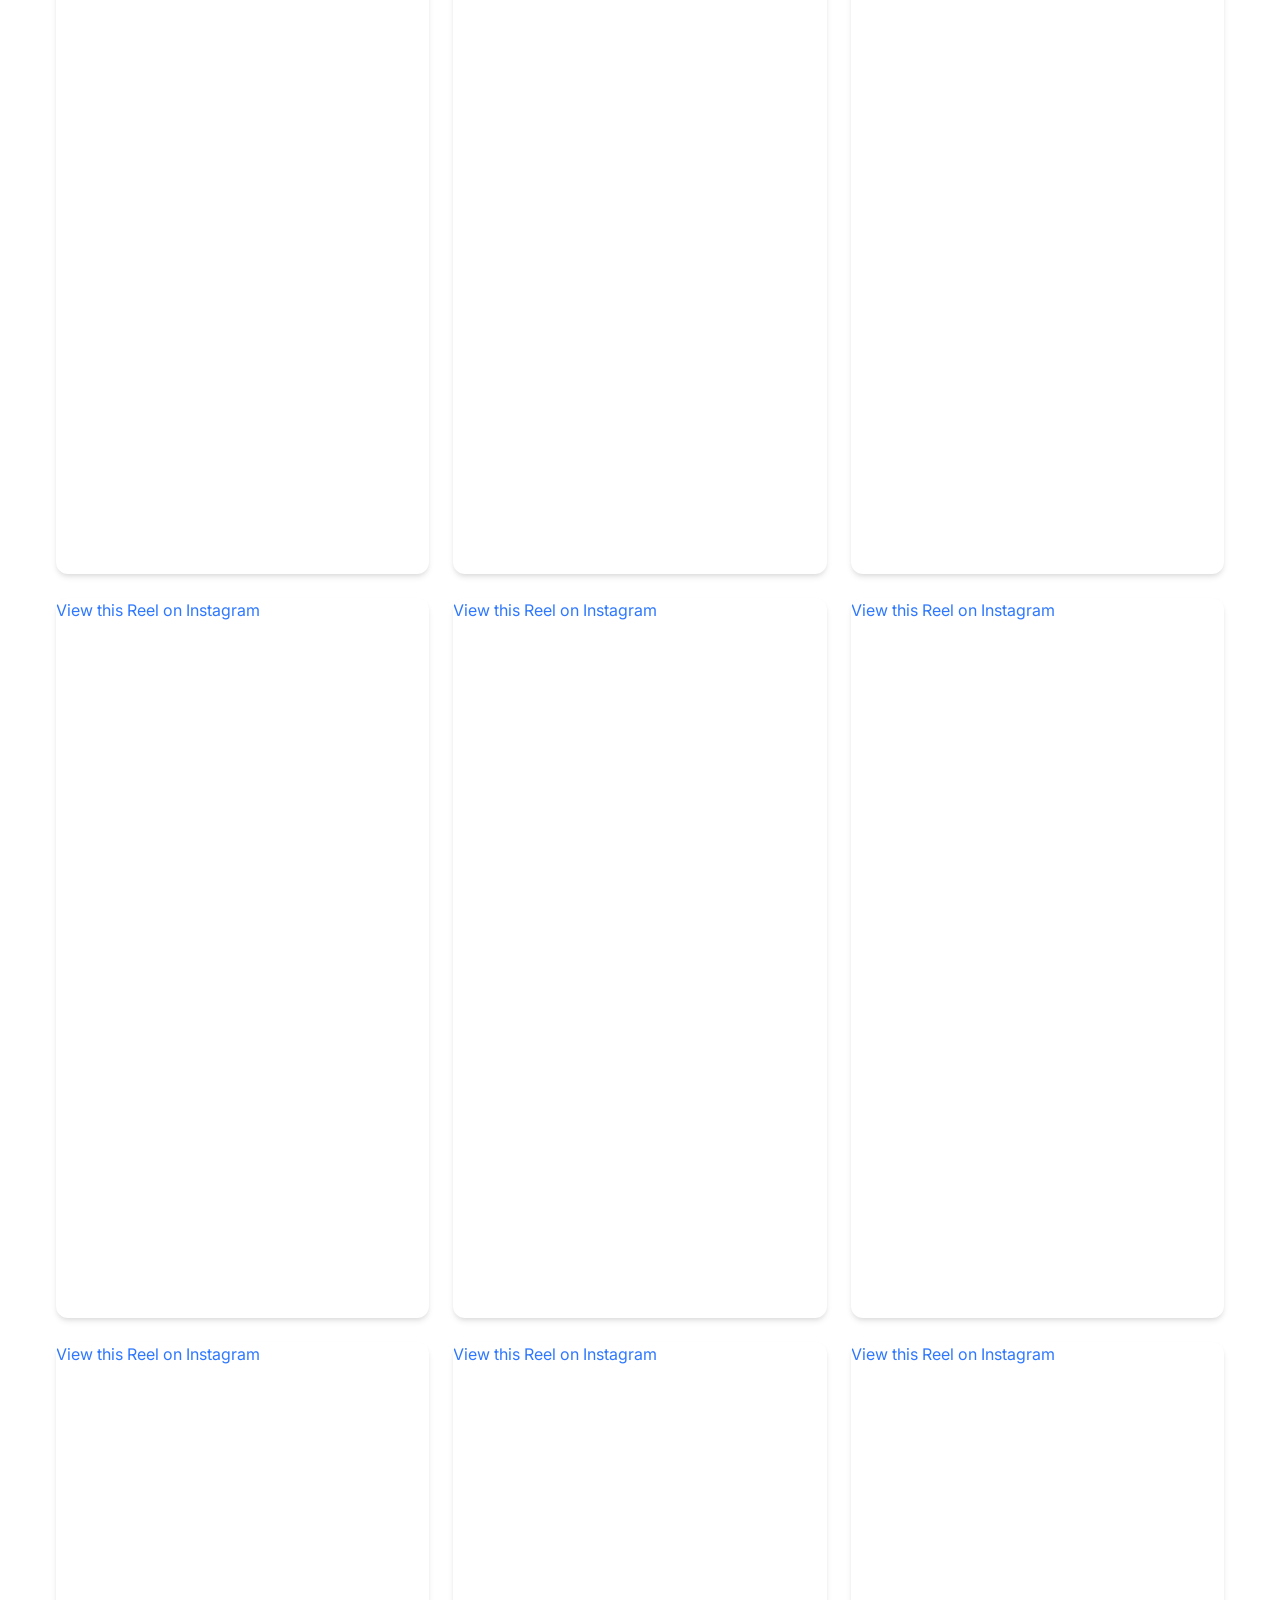
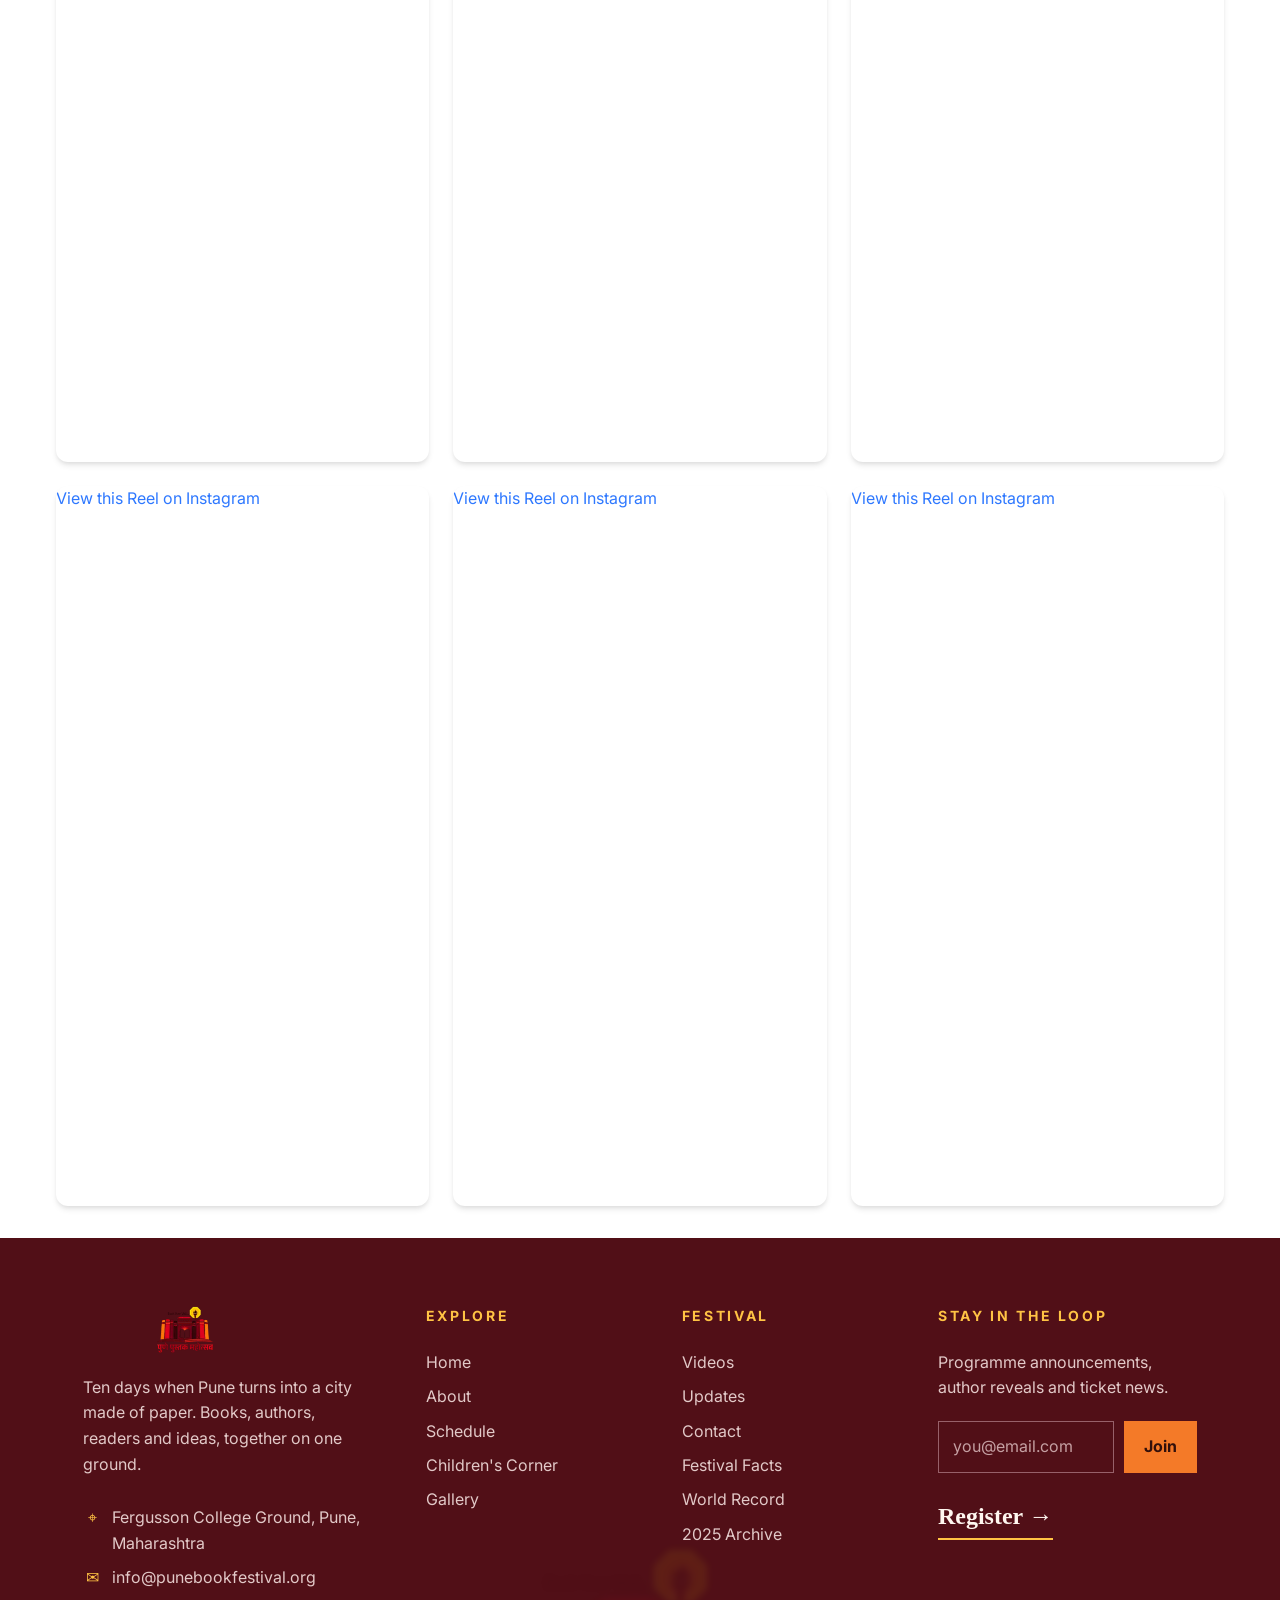
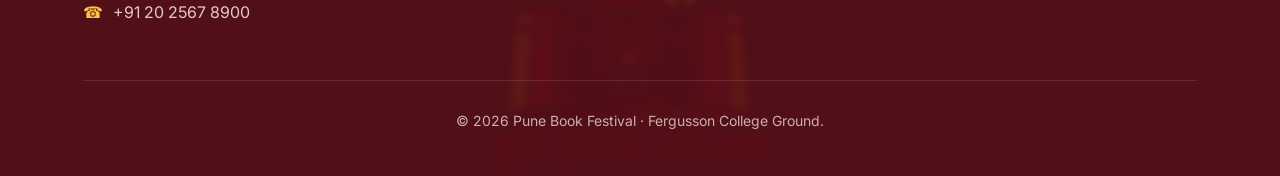
<file: Reels.html>
<!DOCTYPE html>
<html lang="en">

<head>
    <meta charset="UTF-8">
    <meta name="viewport" content="width=device-width, initial-scale=1.0">
    <meta name="description" content="Pune Book Festival Reels - Watch our exciting video content, highlights, and exclusive moments from the literary event.">
    <meta name="keywords" content="Pune Book Festival Reels, Literary Reels, Book Festival Highlights">
    <title>Reels - Pune Book Festival 2024</title>
    <link rel="stylesheet" href="assets/css/style.css?v=countdown-split-flap">
    <script src="assets/js/countdown.js?v=3" defer></script>
    <link rel="icon" type="image/png" href="assets/favicon.png">
    <style>
        .reels-grid {
            display: grid;
            grid-template-columns: repeat(auto-fill, minmax(350px, 1fr));
            gap: 2rem;
            padding: 2rem;
        }

        .reel-item {
            position: relative;
            overflow: hidden;
            border-radius: 10px;
            cursor: pointer;
            transition: transform 0.3s ease-in-out;
            background-color: #fff;
            box-shadow: 0 4px 8px rgba(0, 0, 0, 0.1);
        }

        .reel-item:hover {
            transform: translateY(-5px);
            box-shadow: 0 8px 16px rgba(0, 0, 0, 0.2);
        }

        .reel-thumbnail {
            position: relative;
            width: 100%;
            height: 200px;
            overflow: hidden;
        }

        .reel-thumbnail img {
            width: 100%;
            height: 100%;
            object-fit: cover;
            transition: transform 0.3s ease;
        }

        .reel-item:hover .reel-thumbnail img {
            transform: scale(1.05);
        }

        .reel-overlay {
            position: absolute;
            top: 0;
            left: 0;
            right: 0;
            bottom: 0;
            background: rgba(0, 0, 0, 0.6);
            display: flex;
            align-items: center;
            justify-content: center;
            opacity: 0;
            transition: opacity 0.3s ease-in-out;
        }

        .reel-item:hover .reel-overlay {
            opacity: 1;
        }

        .play-button {
            width: 60px;
            height: 60px;
            background-color: #ff6f61;
            border-radius: 50%;
            display: flex;
            align-items: center;
            justify-content: center;
            color: white;
            font-size: 1.5rem;
        }

        .reel-content {
            padding: 1.5rem;
        }

        .reel-title {
            font-size: 1.125rem;
            font-weight: 600;
            color: #333;
            margin-bottom: 0.5rem;
        }

        .reel-description {
            color: #777;
            font-size: 0.875rem;
            margin-bottom: 1rem;
        }

        .reel-meta {
            display: flex;
            justify-content: space-between;
            align-items: center;
            font-size: 0.75rem;
            color: #aaa;
        }

        .reel-category {
            margin-top: 3rem;
        }

        .category-header {
            margin-bottom: 2rem;
            text-align: center;
        }

        .category-title {
            font-size: 2rem;
            color: #ff6f61;
            margin-bottom: 0.5rem;
        }

        .category-description {
            color: #777;
            font-size: 1.125rem;
        }

        @media (max-width: 768px) {
            .reels-grid {
                grid-template-columns: 1fr;
            }

            .reel-content {
                padding: 1rem;
            }
        }
    </style>
</head>

<body>
    <!-- World Record Badge -->
    <div class="world-record-banner" style="background: linear-gradient(135deg, #ffcc00 0%, #ff6f61 100%); color: #333; text-align: center; padding: 0.5rem 0; font-weight: 600; font-size: 0.9rem; position: sticky; top: 0; z-index: 1001;">
        <span>🏆 WORLD RECORD HOLDER - Largest Book Festival in India</span>
        <div class="festival-countdown">
            <p><span id="festival-countdown-label">Festival starts</span> <time datetime="2026-12-12T00:00:00+05:30">12 Dec 2026</time></p>
            <p id="festival-countdown-timer" role="timer" hidden>
                <span class="countdown-tile"><b data-unit="days" aria-hidden="true"></b></span>
                <span class="countdown-tile"><b data-unit="hours" aria-hidden="true"></b></span>
                <span class="countdown-tile"><b data-unit="minutes" aria-hidden="true"></b></span>
                <span class="countdown-tile"><b data-unit="seconds" aria-hidden="true"></b></span>
            </p>
        </div>
    </div>

    <!-- Header -->
       <header class="header">
        <div class="container">
            <!-- Top Row with 3 Logos and Register Button -->
            <div class="header-logos" style="display: flex; justify-content: space-between; align-items: center; padding: 1rem 0; border-bottom: 1px solid var(--gray-200);">
                <div style="flex: 1;"></div>
                 <div style="display: flex; justify-content: center; align-items: center; gap: 2rem; flex: 1;">
                    <img src="assets/MOE.webp" alt="Pune Book Festival Logo" style="height: 60px;">
                    <img src="assets/PBF logo.webp" alt="Partner Logo 2" style="height: 60px; opacity: 0.8;">
                    <img src="assets/NBT_India_logo.webp" alt="Partner Logo 3" style="height: 60px; opacity: 0.8;">
                </div>

                <div style="flex: 1;"></div>

            </div>

            <div class="header-content" style="justify-content: center;">
                <nav class="nav">
                    <ul class="nav-links">
                        <li class="nav-item"><a href="index.html" class="nav-link">Home</a></li>
                        <li class="nav-item"><a href="about.html" class="nav-link">About</a></li>
                        <li class="nav-item"><a href="childrescorner.html" class="nav-link">Children's Corner</a></li>
                        <li class="nav-item"><a href="pbf-facts.html" class="nav-link">PBF Facts</a></li>
                        <li class="nav-item"><a href="timetable.html" class="nav-link">Time Table</a></li>
                        <li class="nav-item recap-nav">
                            <details>
                                <summary class="nav-link">Recap <span aria-hidden="true">&#9662;</span></summary>
                                <ul class="recap-year-menu">
                                    <li><a class="nav-link" href="/2025">2025</a></li>
                                    <li><a class="nav-link" href="recap.html#recap-2024">2024</a></li>
                                    <li><a class="nav-link" href="recap.html#recap-2023">2023</a></li>
                                </ul>
                            </details>
                        </li>
                        <li class="nav-item has-dropdown">
                            <a href="gallery.html" class="nav-item" style="color: #000;">Gallery <span class="dropdown-arrow">▼</span></a>
                            <div class="dropdown-menu">
                                <a href="photos.html" class="dropdown-item">📸 Photos</a>
                                <a href="videos.html" class="dropdown-item">🎥 Videos</a>
                                <a href="Reels.html" class="dropdown-item">🎬 Reels</a>
                            </div>
                        </li>
                        <li class="nav-item"><a href="blogs.html" class="nav-link">Blogs</a></li>
                        <li class="nav-item"><a href="world-record.html" class="nav-link">World Record</a></li>
                        <li class="nav-item"><a href="contact.html" class="nav-link">Contact</a></li>
                    </ul>
                </nav>

                <button class="mobile-menu-toggle" aria-label="Toggle mobile menu" aria-expanded="false">
                    ☰
                </button>
            </div>
        </div>
    </header>

    <!-- Main Content -->
    <main>
        <a href="assets/pdf/Pune Lit Fest Brochure.pdf" class="download-float" aria-label="Download Event Timetable PDF" target="_blank" rel="noopener">
        Download Event PDF
    </a>

    <!-- Hero Section -->
        <section class="hero" style="padding: 3rem 0;">
            <div class="container">
                <h1>Explore Our Reels</h1>
                <p>Watch the best moments from the Pune Book Festival, including interviews, highlights, and more!</p>
            </div>
        </section>

        <section class="section reel-category">
            <div class="container">
                <div class="category-header">
                    <h2 class="category-title">Instagram Reels</h2>
                    <p class="category-description">Follow us on Instagram and watch the latest reels here.</p>
                </div>

                <div class="instagram-reels-grid">
                    <div class="instagram-reel-card instagram-reel-card--short">
                        <blockquote class="instagram-media" data-instgrm-permalink="https://www.instagram.com/reel/DSFu3i9jHFV/" data-instgrm-version="14">
                            <a href="https://www.instagram.com/reel/DSFu3i9jHFV/" target="_blank" rel="noopener">View this Reel on Instagram</a>
                        </blockquote>
                    </div>
                    <div class="instagram-reel-card instagram-reel-card--short">
                        <blockquote class="instagram-media" data-instgrm-permalink="https://www.instagram.com/reel/DSFar2gjVMf/" data-instgrm-version="14">
                            <a href="https://www.instagram.com/reel/DSFar2gjVMf/" target="_blank" rel="noopener">View this Reel on Instagram</a>
                        </blockquote>
                    </div>
                    <div class="instagram-reel-card instagram-reel-card--short">
                        <blockquote class="instagram-media" data-instgrm-permalink="https://www.instagram.com/reel/DSFRmdJDHC-/" data-instgrm-version="14">
                            <a href="https://www.instagram.com/reel/DSFRmdJDHC-/" target="_blank" rel="noopener">View this Reel on Instagram</a>
                        </blockquote>
                    </div>
                    <div class="instagram-reel-card">
                        <blockquote class="instagram-media" data-instgrm-permalink="https://www.instagram.com/reel/DP89Wc1kkN2/" data-instgrm-version="14">
                            <a href="https://www.instagram.com/reel/DP89Wc1kkN2/" target="_blank" rel="noopener">View this Reel on Instagram</a>
                        </blockquote>
                    </div>
                    <div class="instagram-reel-card">
                        <blockquote class="instagram-media" data-instgrm-permalink="https://www.instagram.com/reel/DP8TUfMknV6/" data-instgrm-version="14">
                            <a href="https://www.instagram.com/reel/DP8TUfMknV6/" target="_blank" rel="noopener">View this Reel on Instagram</a>
                        </blockquote>
                    </div>
                    <div class="instagram-reel-card">
                        <blockquote class="instagram-media" data-instgrm-permalink="https://www.instagram.com/reel/DOMxzxJjFA9/" data-instgrm-version="14">
                            <a href="https://www.instagram.com/reel/DOMxzxJjFA9/" target="_blank" rel="noopener">View this Reel on Instagram</a>
                        </blockquote>
                    </div>
                    <div class="instagram-reel-card">
                        <blockquote class="instagram-media" data-instgrm-permalink="https://www.instagram.com/reel/DRCQbMKkjft/" data-instgrm-version="14">
                            <a href="https://www.instagram.com/reel/DRCQbMKkjft/" target="_blank" rel="noopener">View this Reel on Instagram</a>
                        </blockquote>
                    </div>
                    <div class="instagram-reel-card">
                        <blockquote class="instagram-media" data-instgrm-permalink="https://www.instagram.com/reel/DRKTdFpksBA/" data-instgrm-version="14">
                            <a href="https://www.instagram.com/reel/DRKTdFpksBA/" target="_blank" rel="noopener">View this Reel on Instagram</a>
                        </blockquote>
                    </div>
                    <div class="instagram-reel-card">
                        <blockquote class="instagram-media" data-instgrm-permalink="https://www.instagram.com/reel/DRTxC7zDLPh/" data-instgrm-version="14">
                            <a href="https://www.instagram.com/reel/DRTxC7zDLPh/" target="_blank" rel="noopener">View this Reel on Instagram</a>
                        </blockquote>
                    </div>
                    <div class="instagram-reel-card">
                        <blockquote class="instagram-media" data-instgrm-permalink="https://www.instagram.com/reel/DRPWJ6cDOd0/" data-instgrm-version="14">
                            <a href="https://www.instagram.com/reel/DRPWJ6cDOd0/" target="_blank" rel="noopener">View this Reel on Instagram</a>
                        </blockquote>
                    </div>
                    <div class="instagram-reel-card">
                        <blockquote class="instagram-media" data-instgrm-permalink="https://www.instagram.com/reel/DRmMr6mjOoI/" data-instgrm-version="14">
                            <a href="https://www.instagram.com/reel/DRmMr6mjOoI/" target="_blank" rel="noopener">View this Reel on Instagram</a>
                        </blockquote>
                    </div>
                    <div class="instagram-reel-card">
                        <blockquote class="instagram-media" data-instgrm-permalink="https://www.instagram.com/reel/DR2SY1UjAbT/" data-instgrm-version="14">
                            <a href="https://www.instagram.com/reel/DR2SY1UjAbT/" target="_blank" rel="noopener">View this Reel on Instagram</a>
                        </blockquote>
                    </div>
                    <div class="instagram-reel-card">
                        <blockquote class="instagram-media" data-instgrm-permalink="https://www.instagram.com/reel/DR6KZMeDDbv/" data-instgrm-version="14">
                            <a href="https://www.instagram.com/reel/DR6KZMeDDbv/" target="_blank" rel="noopener">View this Reel on Instagram</a>
                        </blockquote>
                    </div>
                    <div class="instagram-reel-card">
                        <blockquote class="instagram-media" data-instgrm-permalink="https://www.instagram.com/reel/DSCdhEeiqxW/" data-instgrm-version="14">
                            <a href="https://www.instagram.com/reel/DSCdhEeiqxW/" target="_blank" rel="noopener">View this Reel on Instagram</a>
                        </blockquote>
                    </div>
                    <div class="instagram-reel-card">
                        <blockquote class="instagram-media" data-instgrm-permalink="https://www.instagram.com/reel/DSHIuerDItc/" data-instgrm-version="14">
                            <a href="https://www.instagram.com/reel/DSHIuerDItc/" target="_blank" rel="noopener">View this Reel on Instagram</a>
                        </blockquote>
                    </div>
                </div>
            </div>
        </section>

        <!-- V-Blog Series -->
        <!-- <section class="section reel-category">
            <div class="container">
                <div class="category-header">
                    <h2 class="category-title">Exclusive Reels</h2>
                    <p class="category-description">Catch the best highlights and fun moments from the festival.</p>
                </div>

                <div class="reels-grid">
                    <div class="reel-item" onclick="openLightbox(0, 'video')">
                        <div class="reel-thumbnail">
                            <img src="assets/pune book festival images/7.webp" alt="Reel 1" loading="lazy">
                            <div class="reel-overlay">
                                <div class="play-button">▶</div>
                            </div>
                        </div>
                        <div class="reel-content">
                            <h3 class="reel-title">Literary Experts Discuss the Future of Literature</h3>
                            <p class="reel-description">Join a roundtable discussion with leading literary minds.</p>
                            <div class="reel-meta">
                                <span>📅 Jan 2024</span>
                                <span>⏱️ 8:45</span>
                            </div>
                        </div>
                    </div>

                    <div class="reel-item" onclick="openLightbox(1, 'video')">
                        <div class="reel-thumbnail">
                            <img src="assets/pune book festival images/6.webp" alt="Reel 2" loading="lazy">
                            <div class="reel-overlay">
                                <div class="play-button">▶</div>
                            </div>
                        </div>
                        <div class="reel-content">
                            <h3 class="reel-title">Festival Highlights: Best Moments from PBF</h3>
                            <p class="reel-description">A quick look at the most memorable moments of the festival!</p>
                            <div class="reel-meta">
                                <span>📅 Feb 2024</span>
                                <span>⏱️ 5:20</span>
                            </div>
                        </div>
                    </div>

                    <div class="reel-item" onclick="openLightbox(2, 'video')">
                        <div class="reel-thumbnail">
                            <img src="assets/pune book festival images/5.webp" alt="Reel 3" loading="lazy">
                            <div class="reel-overlay">
                                <div class="play-button">▶</div>
                            </div>
                        </div>
                        <div class="reel-content">
                            <h3 class="reel-title">Behind the Scenes: Setting Up for the Festival</h3>
                            <p class="reel-description">Go behind the scenes and see how the magic happens!</p>
                            <div class="reel-meta">
                                <span>📅 Mar 2024</span>
                                <span>⏱️ 12:10</span>
                            </div>
                        </div>
                    </div>
                </div>
            </div>
        </section> -->
    </main>

    <footer class="festival-footer">
        <div class="festival-footer-inner">
            <div class="festival-footer-grid">
                <div class="festival-footer-intro">
                    <a class="festival-footer-brand" href="index.html">
                        <img src="assets/PBF%20logo.webp" alt="Pune Book Festival" width="120" height="100" loading="lazy">
                    </a>
                    <p>Ten days when Pune turns into a city made of paper. Books, authors, readers and ideas, together on one ground.</p>
                    <address class="festival-footer-contact">
                        <a href="https://maps.google.com/maps/dir//Fergusson+College,+Shivajinagar,+Pune"><span aria-hidden="true">&#x2316;</span>Fergusson College Ground, Pune, Maharashtra</a>
                        <a href="mailto:info@punebookfestival.org"><span aria-hidden="true">&#x2709;</span>info@punebookfestival.org</a>
                        <a href="tel:+912025678900"><span aria-hidden="true">&#x260E;</span>+91 20 2567 8900</a>
                    </address>
                </div>
                <nav aria-label="Explore">
                    <h2>Explore</h2>
                    <ul>
                        <li><a href="index.html">Home</a></li>
                        <li><a href="about.html">About</a></li>
                        <li><a href="timetable.html">Schedule</a></li>
                        <li><a href="childrescorner.html">Children's Corner</a></li>
                        <li><a href="gallery.html">Gallery</a></li>
                    </ul>
                </nav>
                <nav aria-label="Festival">
                    <h2>Festival</h2>
                    <ul>
                        <li><a href="videos.html">Videos</a></li>
                        <li><a href="blogs.html">Updates</a></li>
                        <li><a href="contact.html">Contact</a></li>
                        <li><a href="pbf-facts.html">Festival Facts</a></li>
                        <li><a href="world-record.html">World Record</a></li>
                        <li><a href="/2025">2025 Archive</a></li>
                    </ul>
                </nav>
                <section aria-labelledby="festival-footer-newsletter">
                    <h2 id="festival-footer-newsletter">Stay in the loop</h2>
                    <p>Programme announcements, author reveals and ticket news.</p>
                    <form class="festival-footer-signup" action="mailto:info@punebookfestival.org?subject=Newsletter%20signup" method="post" enctype="text/plain">
                        <input type="email" name="email" aria-label="Email address" placeholder="you@email.com" autocomplete="email" required>
                        <button type="submit" title="Send a signup request using your email app">Join</button>
                    </form>
                    <a class="festival-footer-register" href="index.html#festival-registration">Register <span aria-hidden="true">&rarr;</span></a>
                </section>
            </div>
            <p class="festival-footer-bottom">&copy; 2026 Pune Book Festival &middot; Fergusson College Ground.</p>
        </div>
    </footer>


    <!-- Lightbox -->
    <div class="lightbox" style="display: none;">
        <div class="lightbox-content">
            <button class="lightbox-close" onclick="closeLightbox()" aria-label="Close">&times;</button>
            <!-- Video content will load here dynamically -->
        </div>
    </div>

    <script>
        function openLightbox(index, type) {
            // Load the video or content into the lightbox
            document.querySelector('.lightbox').style.display = 'block';
            // You can dynamically update the lightbox content here, like playing a video or showing more info
        }

        function closeLightbox() {
            document.querySelector('.lightbox').style.display = 'none';
        }

        // Countdown Timer
        function updateCountdown() {
            const targetDate = new Date('December 13, 2025 00:00:00').getTime();
            const now = new Date().getTime();
            const distance = targetDate - now;

            if (distance > 0) {
                const days = Math.floor(distance / (1000 * 60 * 60 * 24));
                const hours = Math.floor((distance % (1000 * 60 * 60 * 24)) / (1000 * 60 * 60));
                const minutes = Math.floor((distance % (1000 * 60 * 60)) / (1000 * 60));
                const seconds = Math.floor((distance % (1000 * 60)) / 1000);

                document.getElementById('countdown').innerHTML = `${days}d ${hours}h ${minutes}m ${seconds}s to PBF 2025!`;
            } else {
                document.getElementById('countdown').innerHTML = 'PBF 2025 is Live! 🎉';
            }
        }

        setInterval(updateCountdown, 1000);
        updateCountdown(); // Initial call
    </script>

    <script async src="https://www.instagram.com/embed.js"></script>
    <script>
        window.addEventListener('load', function () {
            if (window.instgrm && window.instgrm.Embeds && typeof window.instgrm.Embeds.process === 'function') {
                window.instgrm.Embeds.process();
            }
        });
    </script>
</body>

</html>
</file>
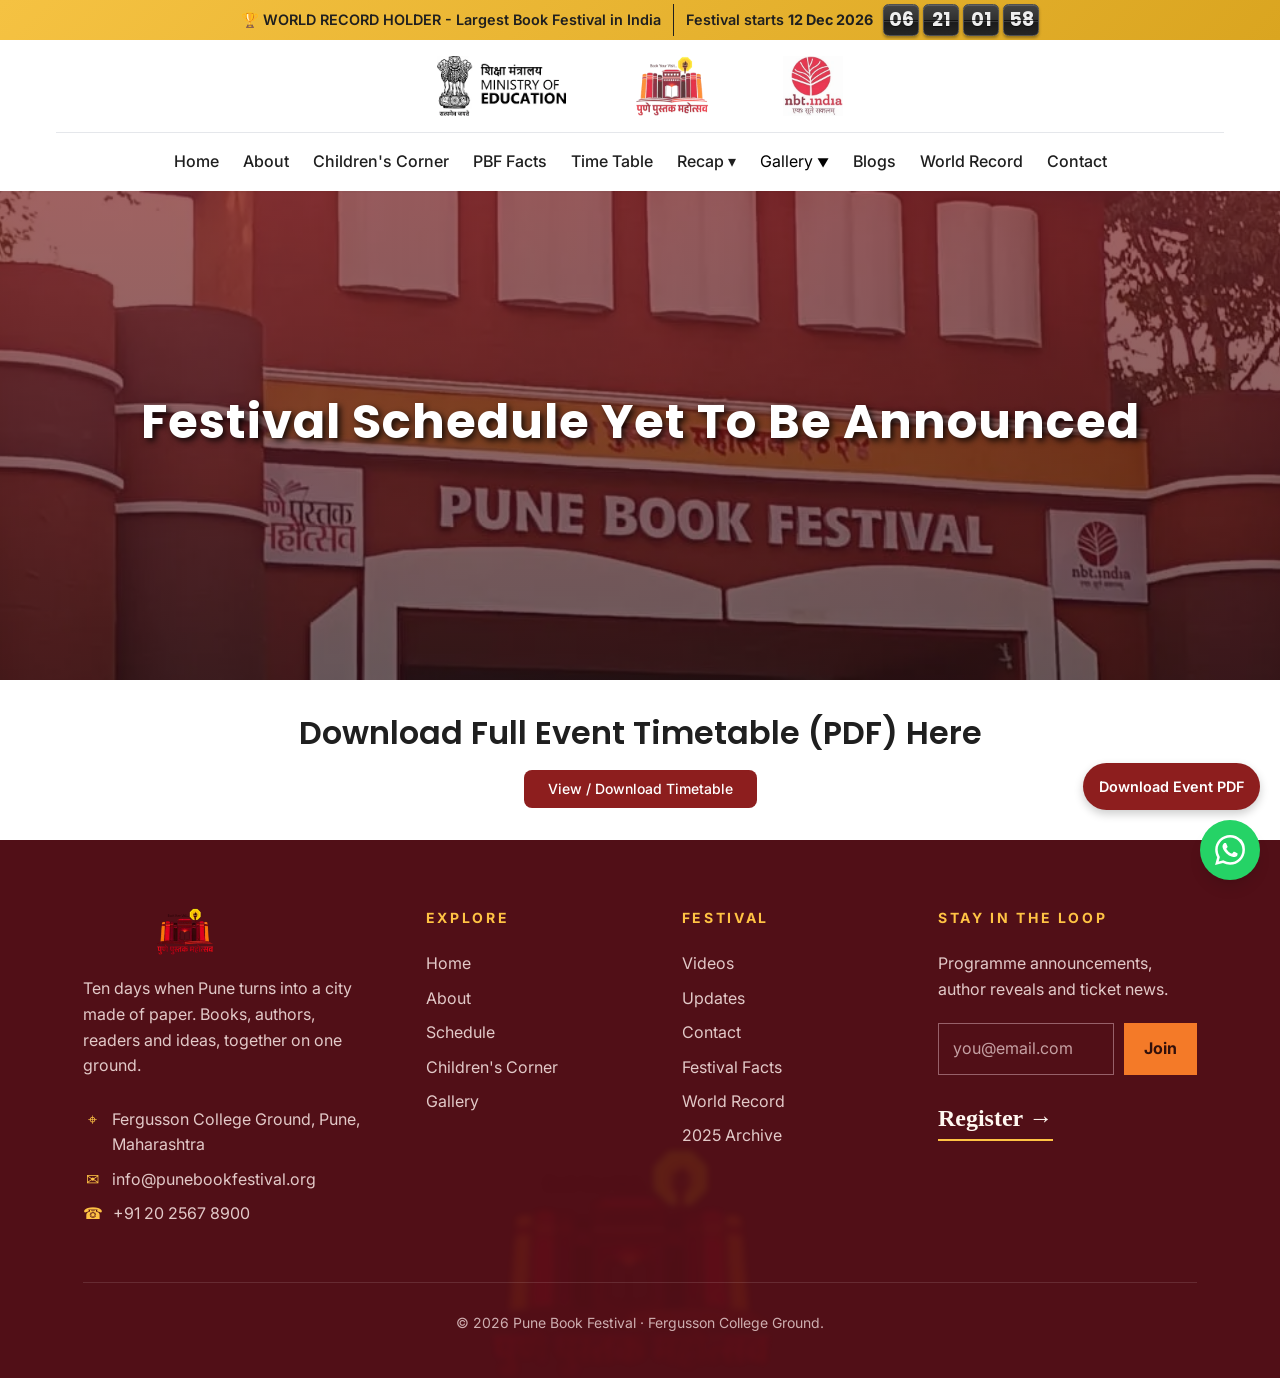
<file: timetable.html>
<!DOCTYPE html>
<html lang="en">

<head>
    <meta charset="UTF-8">
    <meta name="viewport" content="width=device-width, initial-scale=1.0">
    <meta name="description"
        content="Pune Book Festival 2025 Schedule - View detailed timetable of all events, workshops, author talks, and activities.">
    <meta name="keywords"
        content="Pune Book Festival schedule, timetable, events, workshops, author talks, literary events">
    <title>Time Table - Pune Book Festival 2025</title>
    <link rel="stylesheet" href="assets/css/style.css?v=countdown-split-flap">
    <script src="assets/js/countdown.js?v=3" defer></script>
    <link rel="icon" type="image/png" href="assets/favicon.png">
    <style>
        .filter-section {
            background-color: var(--gray-50);
            padding: 2rem 0;
            margin-bottom: 2rem;
        }

        .filter-controls {
            display: flex;
            flex-wrap: wrap;
            gap: 1rem;
            align-items: center;
            margin-bottom: 1rem;
        }

        .filter-group {
            display: flex;
            flex-wrap: wrap;
            gap: 0.5rem;
        }

        .filter-btn {
            padding: 0.5rem 1rem;
            border: 2px solid var(--gray-300);
            background-color: var(--white);
            color: var(--gray-700);
            border-radius: var(--radius-md);
            cursor: pointer;
            transition: all var(--transition-fast);
            font-size: 0.875rem;
        }

        .filter-btn:hover {
            border-color: var(--maroon);
            color: var(--maroon);
        }

        .filter-btn.active {
            background-color: var(--maroon);
            border-color: var(--maroon);
            color: var(--white);
        }

        .search-box {
            flex: 1;
            min-width: 250px;
        }

        .timetable-grid {
            display: grid;
            gap: 1.5rem;
        }

        .timetable-session {
            transition: transform var(--transition-fast);
        }

        .timetable-session:hover {
            transform: translateY(-2px);
        }

        .session-time {
            font-size: 1.25rem;
            font-weight: 600;
            color: var(--maroon);
        }

        .session-meta {
            display: flex;
            gap: 1rem;
            margin: 0.5rem 0;
            font-size: 0.875rem;
            color: var(--gray-600);
        }

        .session-actions {
            display: flex;
            gap: 0.5rem;
            flex-wrap: wrap;
            margin-top: 1rem;
        }

        @media (max-width: 768px) {
            .filter-controls {
                flex-direction: column;
                align-items: stretch;
            }

            .filter-group {
                justify-content: center;
            }

            .search-box {
                min-width: auto;
            }
        }
    </style>

    <style>
    @media (max-width: 768px) {
        .header-logos {
            flex-direction: column;
            text-align: center;
        }
        .header-logos .btn {
            max-width: 100%;
        }
        .header-logos .flex {
            flex: none;
        }
    }
</style>
</head>

<body>
    <!-- World Record Badge -->
    <div class="world-record-banner" style="background: linear-gradient(135deg, var(--gold) 0%, #DAA520 100%); color: var(--ink); text-align: center; padding: 0.5rem 0; font-weight: 600; font-size: 0.9rem; position: sticky; top: 0; z-index: 1001;">
        <span>🏆 WORLD RECORD HOLDER - Largest Book Festival in India</span>
        <div class="festival-countdown">
            <p><span id="festival-countdown-label">Festival starts</span> <time datetime="2026-12-12T00:00:00+05:30">12 Dec 2026</time></p>
            <p id="festival-countdown-timer" role="timer" hidden>
                <span class="countdown-tile"><b data-unit="days" aria-hidden="true"></b></span>
                <span class="countdown-tile"><b data-unit="hours" aria-hidden="true"></b></span>
                <span class="countdown-tile"><b data-unit="minutes" aria-hidden="true"></b></span>
                <span class="countdown-tile"><b data-unit="seconds" aria-hidden="true"></b></span>
            </p>
        </div>
    </div>

    <!-- Header -->
    <header class="header">
        <div class="container">
            <!-- Top Row with 3 Logos and Register Button -->
            <div class="header-logos" style="display: flex; justify-content: space-between; align-items: center; padding: 1rem 0; border-bottom: 1px solid var(--gray-200);">
                <div style="flex: 1;"></div>
                   <div style="display: flex; justify-content: center; align-items: center; gap: 2rem; flex: 1;">
                    <img src="assets/MOE.webp" alt="Pune Book Festival Logo" style="height: 60px;">
                    <img src="assets/PBF logo.webp" alt="Partner Logo 2" style="height: 60px; opacity: 0.8;">
                    <img src="assets/NBT_India_logo.webp" alt="Partner Logo 3" style="height: 60px; opacity: 0.8;">
                </div>

                <div style="flex: 1;"></div>

            </div>

            <div class="header-content" style="justify-content: center;">
                <nav class="nav">
                    <ul class="nav-links">
                        <li class="nav-item"><a href="index.html" class="nav-link">Home</a></li>
                        <li class="nav-item"><a href="about.html" class="nav-link">About</a></li>
                        <li class="nav-item"><a href="childrescorner.html" class="nav-link">Children's Corner</a></li>
                        <li class="nav-item"><a href="pbf-facts.html" class="nav-link">PBF Facts</a></li>
                        <li class="nav-item"><a href="timetable.html" class="nav-link">Time Table</a></li>
                        <li class="nav-item recap-nav">
                            <details>
                                <summary class="nav-link">Recap <span aria-hidden="true">&#9662;</span></summary>
                                <ul class="recap-year-menu">
                                    <li><a class="nav-link" href="/2025">2025</a></li>
                                    <li><a class="nav-link" href="recap.html#recap-2024">2024</a></li>
                                    <li><a class="nav-link" href="recap.html#recap-2023">2023</a></li>
                                </ul>
                            </details>
                        </li>
                        <li class="nav-item has-dropdown">
                            <a href="gallery.html" class="nav-item" style="color: #000;">Gallery <span class="dropdown-arrow">▼</span></a>
                            <div class="dropdown-menu">
                                <a href="photos.html" class="dropdown-item">📸 Photos</a>
                                <a href="videos.html" class="dropdown-item">🎥 Videos</a>
                                <a href="Reels.html" class="dropdown-item">🎬 Reels</a>
                            </div>
                        </li>
                        <li class="nav-item"><a href="blogs.html" class="nav-link">Blogs</a></li>
                        <li class="nav-item"><a href="world-record.html" class="nav-link">World Record</a></li>
                        <li class="nav-item"><a href="contact.html" class="nav-link">Contact</a></li>
                    </ul>
                </nav>

                <button class="mobile-menu-toggle" aria-label="Toggle mobile menu" aria-expanded="false">
                    ☰
                </button>
            </div>
        </div>
    </header>

    <!-- Main Content -->
  <main>
    <!-- Hero Section -->
    <section class="hero" style="padding: 3rem 0;">
        <div class="container">
            <h1>Festival Schedule Yet To Be Announced</h1>
            <!-- <p>Explore our comprehensive timetable of events, workshops, and literary activities</p> -->
        </div>
    </section>

    <section class="section" style="padding: 2rem 0;">
        <div class="container" style="text-align: center;">
            <h2 style="margin-bottom: 1rem;">Download Full Event Timetable (PDF) Here </h2>
            <a href="assets/pdf/Pune Lit Fest Brochure.pdf" target="_blank" rel="noopener" class="btn btn-primary">
                View / Download Timetable
            </a>

    <style>
        .download-float {
            position: fixed;
            right: 20px;
            bottom: 90px;
            z-index: 999;
            background: var(--maroon);
            color: #fff;
            padding: 0.75rem 1rem;
            border-radius: 999px;
            font-size: 0.9rem;
            font-weight: 600;
            text-decoration: none;
            box-shadow: 0 4px 10px rgba(0, 0, 0, 0.2);
            transition: transform 0.2s ease, box-shadow 0.2s ease, background 0.2s ease;
        }

        .download-float:hover {
            background: #6b1515;
            transform: translateY(-2px);
            box-shadow: 0 6px 14px rgba(0, 0, 0, 0.25);
        }

        @media (max-width: 480px) {
            .download-float {
                right: 16px;
                bottom: 90px;
                font-size: 0.8rem;
                padding: 0.6rem 0.9rem;
            }
        }
    </style>
        </div>
    </section>

    <!-- Filter Section
    <section class="filter-section">
        <div class="container">
            <div class="filter-controls">
                <div class="search-box">
                    <input type="text" class="form-input timetable-search" placeholder="Search events, speakers, or topics...">
                </div>
            </div>

            <div style="display: grid; grid-template-columns: repeat(auto-fit, minmax(200px, 1fr)); gap: 1.5rem;">
                Day Filter
                <div>
                    <h4 style="margin-bottom: 0.5rem; color: var(--ink);">Filter by Day</h4>
                    <div class="filter-group">
                        <button class="filter-btn active" data-filter-type="day" data-filter-value="all">All Days</button>
                        <button class="filter-btn" data-filter-type="day" data-filter-value="2024-02-15">Day 1</button>
                        <button class="filter-btn" data-filter-type="day" data-filter-value="2024-02-16">Day 2</button>
                        <button class="filter-btn" data-filter-type="day" data-filter-value="2024-02-17">Day 3</button>
                    </div>
                </div>

                Venue Filter
                <div>
                    <h4 style="margin-bottom: 0.5rem; color: var(--ink);">Filter by Venue</h4>
                    <div class="filter-group">
                        <button class="filter-btn" data-filter-type="venue" data-filter-value="all">All Venues</button>
                        <button class="filter-btn" data-filter-type="venue" data-filter-value="Main Auditorium">Main Hall</button>
                        <button class="filter-btn" data-filter-type="venue" data-filter-value="Hall B">Hall B</button>
                        <button class="filter-btn" data-filter-type="venue" data-filter-value="Kids Corner">Kids Corner</button>
                    </div>
                </div>

                Track Filter
                <div>
                    <h4 style="margin-bottom: 0.5rem; color: var(--ink);">Filter by Type</h4>
                    <div class="filter-group">
                        <button class="filter-btn" data-filter-type="track" data-filter-value="all">All Types</button>
                        <button class="filter-btn" data-filter-type="track" data-filter-value="Workshop">Workshops</button>
                        <button class="filter-btn" data-filter-type="track" data-filter-value="Panel">Panels</button>
                        <button class="filter-btn" data-filter-type="track" data-filter-value="Children">Children</button>
                    </div>
                </div>

                Language Filter
                <div>
                    <h4 style="margin-bottom: 0.5rem; color: var(--ink);">Filter by Language</h4>
                    <div class="filter-group">
                        <button class="filter-btn" data-filter-type="language" data-filter-value="all">All Languages</button>
                        <button class="filter-btn" data-filter-type="language" data-filter-value="English">English</button>
                        <button class="filter-btn" data-filter-type="language" data-filter-value="Hindi">Hindi</button>
                        <button class="filter-btn" data-filter-type="language" data-filter-value="Marathi">Marathi</button>
                    </div>
                </div>
            </div>
        </div>
    </section>

    Timetable Grid
    <section class="section">
        <div class="container">
            <div class="timetable-grid">
                Events will be loaded by JavaScript
            </div>
        </div>
    </section>

    Legend
    <section class="section" style="background-color: var(--gray-50); padding: 2rem 0;">
        <div class="container">
            <h3 style="text-align: center; margin-bottom: 1.5rem;">Event Types</h3>
            <div class="grid grid-4">
                <div class="text-center">
                    <div class="badge badge-workshop" style="margin-bottom: 0.5rem;">Workshop</div>
                    <p style="font-size: 0.875rem; color: var(--gray-600);">Hands-on learning sessions</p>
                </div>
                <div class="text-center">
                    <div class="badge badge-new" style="margin-bottom: 0.5rem;">Panel</div>
                    <p style="font-size: 0.875rem; color: var(--gray-600);">Discussion panels</p>
                </div>
                <div class="text-center">
                    <div class="badge badge-kids" style="margin-bottom: 0.5rem;">Children</div>
                    <p style="font-size: 0.875rem; color: var(--gray-600);">Kids activities</p>
                </div>
                <div class="text-center">
                    <div class="badge badge-new" style="margin-bottom: 0.5rem;">Launch</div>
                    <p style="font-size: 0.875rem; color: var(--gray-600);">Book launches</p>
                </div>
            </div>
        </div>
    </section>

    Instructions
    <section class="section">
        <div class="container">
            <div class="card" style="background-color: var(--cream);">
                <div class="card-body text-center">
                    <h3 style="margin-bottom: 1rem;">How to Use</h3>
                    <div class="grid grid-3">
                        <div>
                            <div style="font-size: 2rem; margin-bottom: 0.5rem;">🔍</div>
                            <h4>Search & Filter</h4>
                            <p style="font-size: 0.875rem;">Use the search box and filters to find events that interest you</p>
                        </div>
                        <div>
                            <div style="font-size: 2rem; margin-bottom: 0.5rem;">📅</div>
                            <h4>Add to Calendar</h4>
                            <p style="font-size: 0.875rem;">Click "Add to Calendar" to download event details to your calendar app</p>
                        </div>
                        <div>
                            <div style="font-size: 2rem; margin-bottom: 0.5rem;">📱</div>
                            <h4>Share Events</h4>
                            <p style="font-size: 0.875rem;">Share interesting events with friends via WhatsApp</p>
                        </div>
                    </div>
                </div>
            </div>
        </div>
    </section> -->
</main>


    <footer class="festival-footer">
        <div class="festival-footer-inner">
            <div class="festival-footer-grid">
                <div class="festival-footer-intro">
                    <a class="festival-footer-brand" href="index.html">
                        <img src="assets/PBF%20logo.webp" alt="Pune Book Festival" width="120" height="100" loading="lazy">
                    </a>
                    <p>Ten days when Pune turns into a city made of paper. Books, authors, readers and ideas, together on one ground.</p>
                    <address class="festival-footer-contact">
                        <a href="https://maps.google.com/maps/dir//Fergusson+College,+Shivajinagar,+Pune"><span aria-hidden="true">&#x2316;</span>Fergusson College Ground, Pune, Maharashtra</a>
                        <a href="mailto:info@punebookfestival.org"><span aria-hidden="true">&#x2709;</span>info@punebookfestival.org</a>
                        <a href="tel:+912025678900"><span aria-hidden="true">&#x260E;</span>+91 20 2567 8900</a>
                    </address>
                </div>
                <nav aria-label="Explore">
                    <h2>Explore</h2>
                    <ul>
                        <li><a href="index.html">Home</a></li>
                        <li><a href="about.html">About</a></li>
                        <li><a href="timetable.html">Schedule</a></li>
                        <li><a href="childrescorner.html">Children's Corner</a></li>
                        <li><a href="gallery.html">Gallery</a></li>
                    </ul>
                </nav>
                <nav aria-label="Festival">
                    <h2>Festival</h2>
                    <ul>
                        <li><a href="videos.html">Videos</a></li>
                        <li><a href="blogs.html">Updates</a></li>
                        <li><a href="contact.html">Contact</a></li>
                        <li><a href="pbf-facts.html">Festival Facts</a></li>
                        <li><a href="world-record.html">World Record</a></li>
                        <li><a href="/2025">2025 Archive</a></li>
                    </ul>
                </nav>
                <section aria-labelledby="festival-footer-newsletter">
                    <h2 id="festival-footer-newsletter">Stay in the loop</h2>
                    <p>Programme announcements, author reveals and ticket news.</p>
                    <form class="festival-footer-signup" action="mailto:info@punebookfestival.org?subject=Newsletter%20signup" method="post" enctype="text/plain">
                        <input type="email" name="email" aria-label="Email address" placeholder="you@email.com" autocomplete="email" required>
                        <button type="submit" title="Send a signup request using your email app">Join</button>
                    </form>
                    <a class="festival-footer-register" href="index.html#festival-registration">Register <span aria-hidden="true">&rarr;</span></a>
                </section>
            </div>
            <p class="festival-footer-bottom">&copy; 2026 Pune Book Festival &middot; Fergusson College Ground.</p>
        </div>
    </footer>

    <a href="assets/pdf/Pune Lit Fest Brochure.pdf" class="download-float" aria-label="Download Event Timetable PDF" target="_blank" rel="noopener">
        Download Event PDF
    </a>

    <!-- WhatsApp Floating Button -->
    <a href="#" class="whatsapp-float" aria-label="Contact us on WhatsApp">
        <svg viewBox="0 0 24 24">
            <path
                d="M17.472 14.382c-.297-.149-1.758-.867-2.03-.967-.273-.099-.471-.148-.67.15-.197.297-.767.966-.94 1.164-.173.199-.347.223-.644.075-.297-.15-1.255-.463-2.39-1.475-.883-.788-1.48-1.761-1.653-2.059-.173-.297-.018-.458.13-.606.134-.133.298-.347.446-.52.149-.174.198-.298.298-.497.099-.198.05-.371-.025-.52-.075-.149-.669-1.612-.916-2.207-.242-.579-.487-.5-.669-.51-.173-.008-.371-.01-.57-.01-.198 0-.52.074-.792.372-.272.297-1.04 1.016-1.04 2.479 0 1.462 1.065 2.875 1.213 3.074.149.198 2.096 3.2 5.077 4.487.709.306 1.262.489 1.694.625.712.227 1.36.195 1.871.118.571-.085 1.758-.719 2.006-1.413.248-.694.248-1.289.173-1.413-.074-.124-.272-.198-.57-.347m-5.421 7.403h-.004a9.87 9.87 0 01-5.031-1.378l-.361-.214-3.741.982.998-3.648-.235-.374a9.86 9.86 0 01-1.51-5.26c.001-5.45 4.436-9.884 9.888-9.884 2.64 0 5.122 1.03 6.988 2.898a9.825 9.825 0 012.893 6.994c-.003 5.45-4.437 9.884-9.885 9.884m8.413-18.297A11.815 11.815 0 0012.05 0C5.495 0 .16 5.335.157 11.892c0 2.096.547 4.142 1.588 5.945L.057 24l6.305-1.654a11.882 11.882 0 005.683 1.448h.005c6.554 0 11.89-5.335 11.893-11.893A11.821 11.821 0 0020.885 3.488" />
        </svg>
    </a>

</body>

</html>
</file>
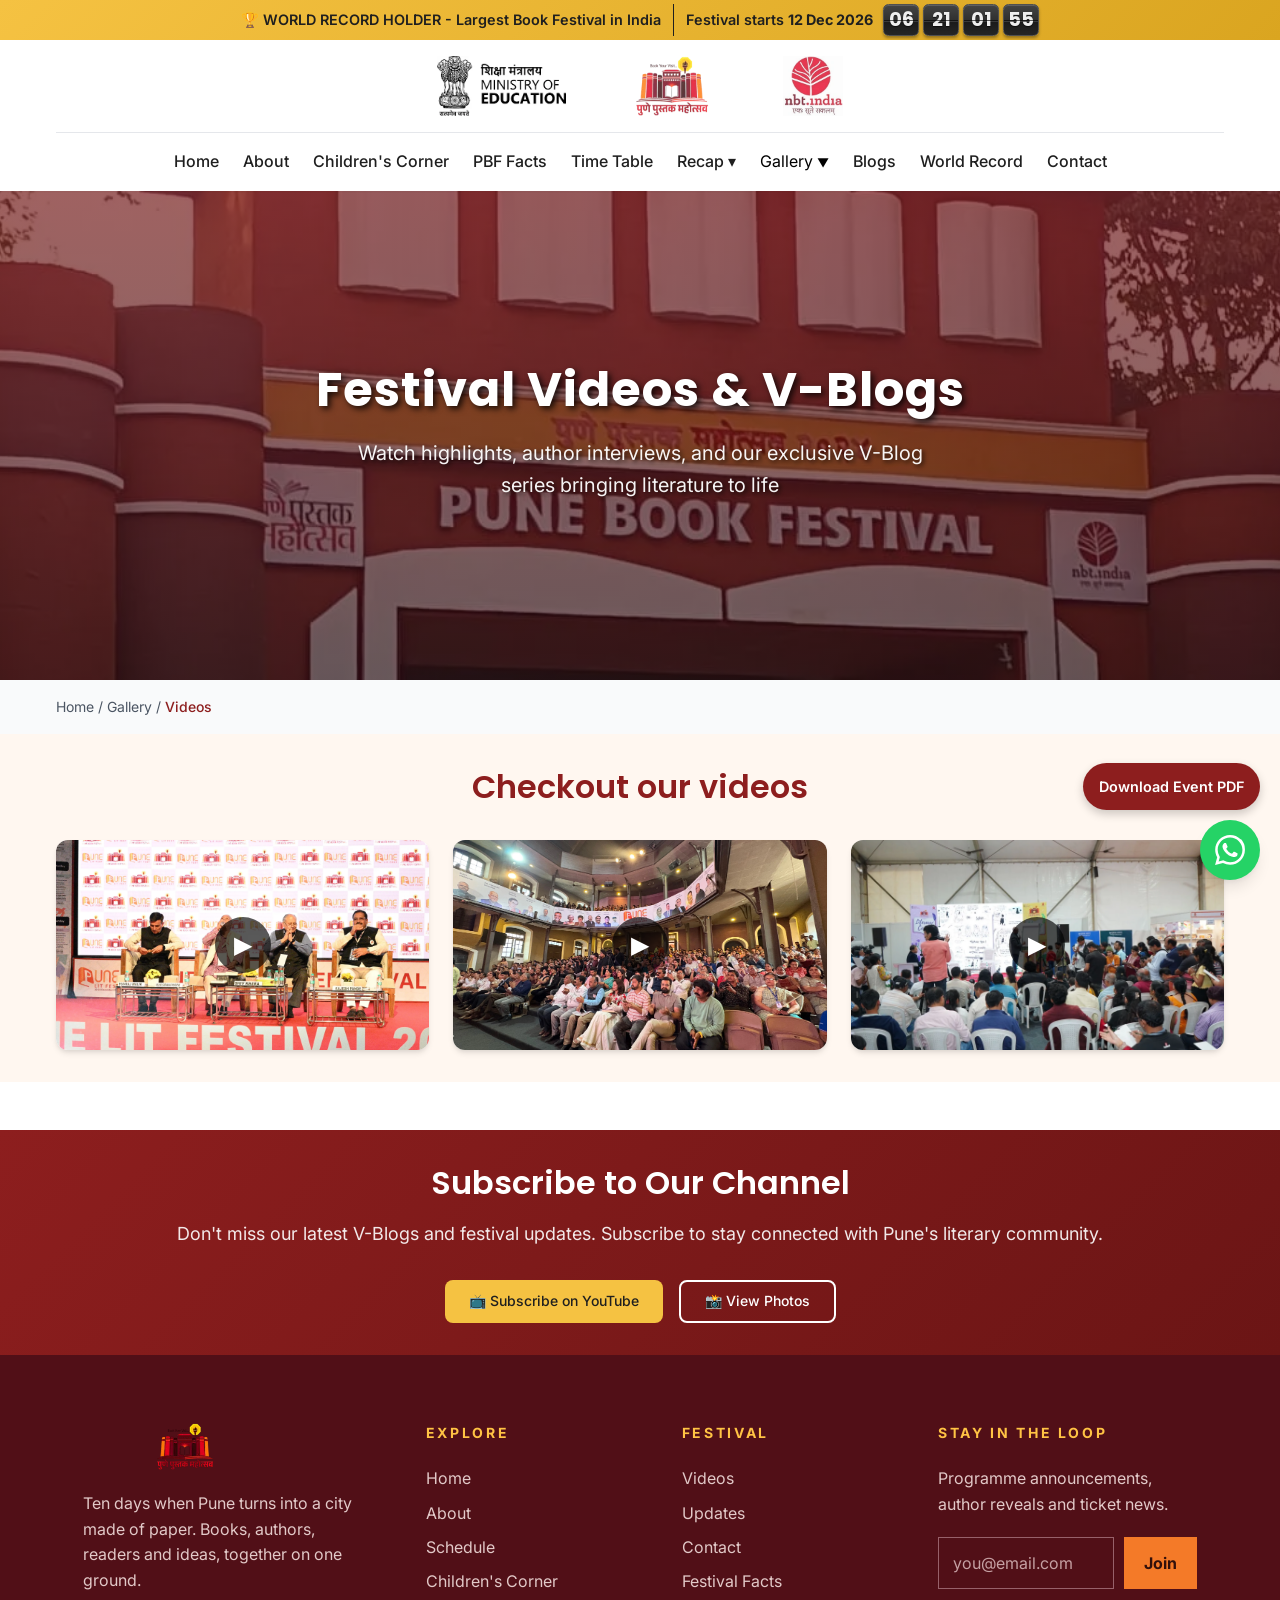
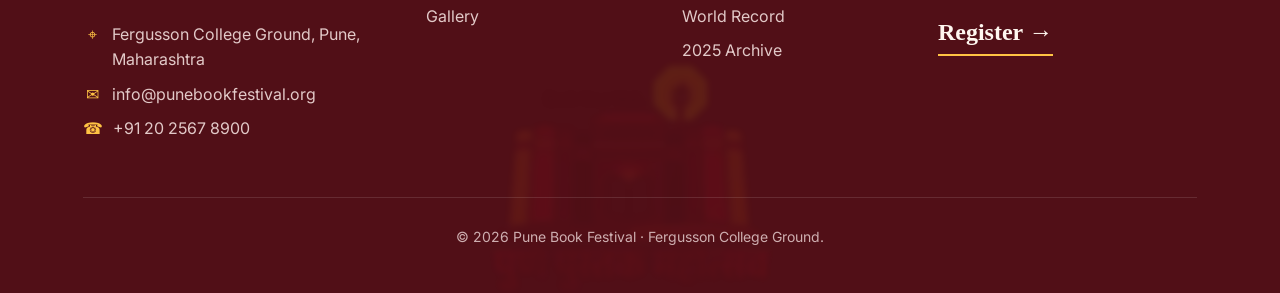
<file: videos.html>
<!DOCTYPE html>
<html lang="en">

<head>
    <meta charset="UTF-8">
    <meta name="viewport" content="width=device-width, initial-scale=1.0">
    <meta name="description"
        content="Pune Book Festival Videos - Watch highlights, V-blogs, author interviews, and festival moments from our literary celebration.">
    <meta name="keywords"
        content="Pune Book Festival videos, V-blogs, author interviews, festival highlights, literary videos">
    <title>Videos - Pune Book Festival 2024</title>
    <link rel="stylesheet" href="assets/css/style.css?v=countdown-split-flap">
    <script src="assets/js/countdown.js?v=3" defer></script>
    <link rel="icon" type="image/png" href="assets/favicon.png">
    <style>
        .videos-grid {
            display: grid;
            grid-template-columns: repeat(auto-fit, minmax(350px, 1fr));
            gap: 2rem;
        }

        .video-item {
            position: relative;
            overflow: hidden;
            border-radius: var(--radius-lg);
            cursor: pointer;
            transition: transform var(--transition-fast);
            background-color: var(--white);
            box-shadow: var(--shadow-md);
        }

        .video-item:hover {
            transform: translateY(-5px);
            box-shadow: var(--shadow-lg);
        }

        .video-thumbnail {
            position: relative;
            width: 100%;
            height: 200px;
            overflow: hidden;
        }

        .video-thumbnail img {
            width: 100%;
            height: 100%;
            object-fit: cover;
            transition: transform var(--transition-normal);
        }

        .video-item:hover .video-thumbnail img {
            transform: scale(1.05);
        }

        .video-overlay {
            position: absolute;
            top: 0;
            left: 0;
            right: 0;
            bottom: 0;
            background: rgba(0, 0, 0, 0.6);
            display: flex;
            align-items: center;
            justify-content: center;
            opacity: 0;
            transition: opacity var(--transition-fast);
        }

        .video-item:hover .video-overlay {
            opacity: 1;
        }

        .play-button {
            width: 60px;
            height: 60px;
            background-color: var(--maroon);
            border-radius: 50%;
            display: flex;
            align-items: center;
            justify-content: center;
            color: white;
            font-size: 1.5rem;
        }

        .video-content {
            padding: 1.5rem;
        }

        .video-title {
            font-size: 1.125rem;
            font-weight: 600;
            color: var(--ink);
            margin-bottom: 0.5rem;
            line-height: 1.4;
        }

        .video-description {
            color: var(--gray-600);
            font-size: 0.875rem;
            line-height: 1.5;
            margin-bottom: 1rem;
        }

        .video-meta {
            display: flex;
            justify-content: space-between;
            align-items: center;
            font-size: 0.75rem;
            color: var(--gray-500);
        }

        .video-category {
            margin-bottom: 3rem;
        }

        .category-header {
            margin-bottom: 2rem;
            text-align: center;
        }

        .category-title {
            font-size: 2rem;
            color: var(--maroon);
            margin-bottom: 0.5rem;
        }

        .category-description {
            color: var(--gray-600);
            font-size: 1.125rem;
        }

        .video-badge {
            position: absolute;
            top: 10px;
            right: 10px;
            background-color: var(--maroon);
            color: white;
            padding: 0.25rem 0.5rem;
            border-radius: var(--radius-sm);
            font-size: 0.75rem;
            font-weight: 500;
        }

        @media (max-width: 768px) {
            .videos-grid {
                grid-template-columns: 1fr;
            }

            .video-content {
                padding: 1rem;
            }
        }
    </style>
    <style>
    @media (max-width: 768px) {
        .header-logos {
            flex-direction: column;
            text-align: center;
        }
        .header-logos .btn {
            max-width: 100%;
        }
        .header-logos .flex {
            flex: none;
        }
    }
</style>
</head>

<body>
    <!-- World Record Badge -->
    <div class="world-record-banner" style="background: linear-gradient(135deg, var(--gold) 0%, #DAA520 100%); color: var(--ink); text-align: center; padding: 0.5rem 0; font-weight: 600; font-size: 0.9rem; position: sticky; top: 0; z-index: 1001;">
        <span>🏆 WORLD RECORD HOLDER - Largest Book Festival in India</span>
        <div class="festival-countdown">
            <p><span id="festival-countdown-label">Festival starts</span> <time datetime="2026-12-12T00:00:00+05:30">12 Dec 2026</time></p>
            <p id="festival-countdown-timer" role="timer" hidden>
                <span class="countdown-tile"><b data-unit="days" aria-hidden="true"></b></span>
                <span class="countdown-tile"><b data-unit="hours" aria-hidden="true"></b></span>
                <span class="countdown-tile"><b data-unit="minutes" aria-hidden="true"></b></span>
                <span class="countdown-tile"><b data-unit="seconds" aria-hidden="true"></b></span>
            </p>
        </div>
    </div>

    <!-- Header -->
    <header class="header">
        <div class="container">
            <!-- Top Row with 3 Logos and Register Button -->
            <div class="header-logos" style="display: flex; justify-content: space-between; align-items: center; padding: 1rem 0; border-bottom: 1px solid var(--gray-200);">
                <div style="flex: 1;"></div>
                 <div style="display: flex; justify-content: center; align-items: center; gap: 2rem; flex: 1;">
                    <img src="assets/MOE.webp" alt="Pune Book Festival Logo" style="height: 60px;">
                    <img src="assets/PBF logo.webp" alt="Partner Logo 2" style="height: 60px; opacity: 0.8;">
                    <img src="assets/NBT_India_logo.webp" alt="Partner Logo 3" style="height: 60px; opacity: 0.8;">
                </div>

                <div style="flex: 1;"></div>
            </div>

            <div class="header-content" style="justify-content: center;">
                <nav class="nav">
                    <ul class="nav-links">
                        <li class="nav-item"><a href="index.html" class="nav-link">Home</a></li>
                        <li class="nav-item"><a href="about.html" class="nav-link">About</a></li>
                        <li class="nav-item"><a href="childrescorner.html" class="nav-link">Children's Corner</a></li>
                        <li class="nav-item"><a href="pbf-facts.html" class="nav-link">PBF Facts</a></li>
                        <li class="nav-item"><a href="timetable.html" class="nav-link">Time Table</a></li>
                        <li class="nav-item recap-nav">
                            <details>
                                <summary class="nav-link">Recap <span aria-hidden="true">&#9662;</span></summary>
                                <ul class="recap-year-menu">
                                    <li><a class="nav-link" href="/2025">2025</a></li>
                                    <li><a class="nav-link" href="recap.html#recap-2024">2024</a></li>
                                    <li><a class="nav-link" href="recap.html#recap-2023">2023</a></li>
                                </ul>
                            </details>
                        </li>
                        <li class="nav-item has-dropdown">
                            <a href="gallery.html" class="nav-item" style="color: #000;">Gallery <span class="dropdown-arrow">▼</span></a>
                            <div class="dropdown-menu">
                                <a href="photos.html" class="dropdown-item">📸 Photos</a>
                                <a href="videos.html" class="dropdown-item">🎥 Videos</a>
                                 <a href="Reels.html" class="dropdown-item">🎬 Reels</a>
                            </div>
                        </li>
                        <li class="nav-item"><a href="blogs.html" class="nav-link">Blogs</a></li>
                        <li class="nav-item"><a href="world-record.html" class="nav-link">World Record</a></li>
                        <li class="nav-item"><a href="contact.html" class="nav-link">Contact</a></li>
                    </ul>
                </nav>

                <button class="mobile-menu-toggle" aria-label="Toggle mobile menu" aria-expanded="false">
                    ☰
                </button>
            </div>
        </div>
    </header>

    <!-- Main Content -->
    <main>
        <!-- Hero Section -->
        <section class="hero" style="padding: 3rem 0;">
            <div class="container">
                <h1>Festival Videos & V-Blogs</h1>
                <p>Watch highlights, author interviews, and our exclusive V-Blog series bringing literature to life</p>
            </div>
        </section>

        <!-- Navigation Breadcrumb -->
        <section style="background-color: var(--gray-50); padding: 1rem 0;">
            <div class="container">
                <nav style="font-size: 0.875rem; color: var(--gray-600);">
                    <a href="index.html" style="color: var(--gray-600);">Home</a>
                    <span> / </span>
                    <a href="gallery.html" style="color: var(--gray-600);">Gallery</a>
                    <span> / </span>
                    <span style="color: var(--maroon); font-weight: 500;">Videos</span>
                </nav>
            </div>
        </section>

        <section class="section video-category" style="background-color: var(--cream);">
            <div class="container">
                <div class="category-header">
                    <h2 class="category-title">Checkout our videos</h2>
                  
                </div>

                <div class="embedded-videos-grid">
                    <div class="embed-video-card">
                        <button class="embed-video-thumb" type="button" data-embed-src="https://www.youtube.com/embed/2mL2eRyizeM">
                            <img src="assets/pune book festival images/7.webp" alt="Pune Book Festival author session" loading="lazy">
                            <span class="embed-video-play" aria-hidden="true">▶</span>
                        </button>
                    </div>
                    <div class="embed-video-card">
                        <button class="embed-video-thumb" type="button" data-embed-src="https://www.youtube.com/embed/vny45ZKXTx8">
                            <img src="assets/pune book festival images/8.webp" alt="Pune Book Festival audience" loading="lazy">
                            <span class="embed-video-play" aria-hidden="true">▶</span>
                        </button>
                    </div>
                    <div class="embed-video-card">
                        <button class="embed-video-thumb" type="button" data-embed-src="https://www.youtube.com/embed/GZFxk9GyFcA">
                            <img src="assets/pune book festival images/5.webp" alt="Pune Book Festival stage session" loading="lazy">
                            <span class="embed-video-play" aria-hidden="true">▶</span>
                        </button>
                    </div>
                </div>
            </div>
        </section>

       
        <!-- Author Interviews -->
        <!-- <section class="section video-category" style="background-color: var(--gray-50);">
            <div class="container">
                <div class="category-header">
                    <h2 class="category-title">Author Interviews</h2>
                    <p class="category-description">Exclusive conversations with renowned authors about their work and
                        writing journey</p>
                </div>

                <div class="videos-grid">
                    <div class="video-item" onclick="openLightbox(3, 'video')">
                        <div class="video-thumbnail">
                            <img src="assets/pune book festival images/7.webp" alt="Author Interview" loading="lazy">
                            <div class="video-badge">Interview</div>
                            <div class="video-overlay">
                                <div class="play-button">▶</div>
                            </div>
                        </div>
                        <div class="video-content">
                            <h3 class="video-title">In Conversation with Bestselling Author Meera Joshi</h3>
                            <p class="video-description">Discussing her latest novel and the inspiration behind her
                                writing process.</p>
                            <div class="video-meta">
                                <span>📅 Feb 2024</span>
                                <span>⏱️ 25:15</span>
                            </div>
                        </div>
                    </div>

                    <div class="video-item" onclick="openLightbox(4, 'video')">
                        <div class="video-thumbnail">
                            <img src="assets/pune book festival images/5.webp" alt="Poetry Interview" loading="lazy">
                            <div class="video-badge">Interview</div>
                            <div class="video-overlay">
                                <div class="play-button">▶</div>
                            </div>
                        </div>
                        <div class="video-content">
                            <h3 class="video-title">Poetry & Life: A Chat with Amit Verma</h3>
                            <p class="video-description">Exploring the intersection of poetry and everyday life with
                                renowned poet Amit Verma.</p>
                            <div class="video-meta">
                                <span>📅 Jan 2024</span>
                                <span>⏱️ 18:45</span>
                            </div>
                        </div>
                    </div>
                </div>
            </div>
        </section> -->

        <!-- Festival Highlights -->
        <!-- <section class="section video-category">
            <div class="container">
                <div class="category-header">
                    <h2 class="category-title">Festival Highlights</h2>
                    <p class="category-description">Capturing the best moments from past Pune Book Festival events</p>
                </div>

                <div class="videos-grid">
                    <div class="video-item" onclick="openLightbox(5, 'video')">
                        <div class="video-thumbnail">
                            <img src="assets/pune book festival images/6.webp" alt="Festival Highlights 2023" loading="lazy">
                            <div class="video-badge">Highlights</div>
                            <div class="video-overlay">
                                <div class="play-button">▶</div>
                            </div>
                        </div>
                        <div class="video-content">
                            <h3 class="video-title">Pune Book Festival 2023: A Year to Remember</h3>
                            <p class="video-description">Relive the magical moments from our 2023 festival with this
                                comprehensive highlight reel.</p>
                            <div class="video-meta">
                                <span>📅 Mar 2023</span>
                                <span>⏱️ 22:30</span>
                            </div>
                        </div>
                    </div>

                    <div class="video-item" onclick="openLightbox(6, 'video')">
                        <div class="video-thumbnail">
                            <img src="assets/pune book festival images/1.webp" alt="Children's Corner Highlights" loading="lazy">
                            <div class="video-badge">Highlights</div>
                            <div class="video-overlay">
                                <div class="play-button">▶</div>
                            </div>
                        </div>
                        <div class="video-content">
                            <h3 class="video-title">Children's Corner: Joy of Reading</h3>
                            <p class="video-description">Heartwarming moments from our children's activities and
                                storytelling sessions.</p>
                            <div class="video-meta">
                                <span>📅 Feb 2023</span>
                                <span>⏱️ 14:20</span>
                            </div>
                        </div>
                    </div>

                    <div class="video-item" onclick="openLightbox(7, 'video')">
                        <div class="video-thumbnail">
                            <img src="assets/pune book festival images/4.webp" alt="Workshop Highlights" loading="lazy">
                            <div class="video-badge">Highlights</div>
                            <div class="video-overlay">
                                <div class="play-button">▶</div>
                            </div>
                        </div>
                        <div class="video-content">
                            <h3 class="video-title">Creative Workshops: Learning & Growing</h3>
                            <p class="video-description">Behind-the-scenes look at our popular writing and poetry
                                workshops.</p>
                            <div class="video-meta">
                                <span>📅 Feb 2023</span>
                                <span>⏱️ 16:45</span>
                            </div>
                        </div>
                    </div>
                </div>
            </div>
        </section> -->

        <!-- Call to Action -->
        <section class="section"
            style="background: linear-gradient(135deg, var(--maroon) 0%, #6B1515 100%); color: white;">
            <div class="container text-center">
                <h2 style="color: white; margin-bottom: 1rem;">Subscribe to Our Channel</h2>
                <p style="font-size: 1.125rem; margin-bottom: 2rem; opacity: 0.9;">
                    Don't miss our latest V-Blogs and festival updates. Subscribe to stay connected with Pune's literary
                    community.
                </p>

                <div style="display: flex; justify-content: center; gap: 1rem; flex-wrap: wrap;">
                    <a href="https://youtube.com/@punebook_festival?si=ojCYYHqnG2GaJ--7" target="_blank" rel="noopener" class="btn" style="background-color: var(--gold); color: var(--ink);">📺 Subscribe on
                        YouTube</a>
                    <a href="photos.html" class="btn btn-outline" style="color: white; border-color: white;">📸 View
                        Photos</a>
                </div>
            </div>
        </section>
    </main>

    <!-- Lightbox -->
    <div class="lightbox">
        <div class="lightbox-content">
            <button class="lightbox-close" onclick="closeLightbox()" aria-label="Close lightbox">&times;</button>
            <!-- Content will be loaded by JavaScript -->
        </div>
    </div>

    <script src="assets/js/app.js"></script>

    <script>
        // Countdown Timer
        function updateCountdown() {
            const targetDate = new Date('December 13, 2025 00:00:00').getTime();
            const now = new Date().getTime();
            const distance = targetDate - now;

            if (distance > 0) {
                const days = Math.floor(distance / (1000 * 60 * 60 * 24));
                const hours = Math.floor((distance % (1000 * 60 * 60 * 24)) / (1000 * 60 * 60));
                const minutes = Math.floor((distance % (1000 * 60 * 60)) / (1000 * 60));
                const seconds = Math.floor((distance % (1000 * 60)) / 1000);

                document.getElementById('countdown').innerHTML = `${days}d ${hours}h ${minutes}m ${seconds}s to PBF 2025!`;
            } else {
                document.getElementById('countdown').innerHTML = 'PBF 2025 is Live! 🎉';
            }
        }

        // Update countdown every second
        setInterval(updateCountdown, 1000);
        updateCountdown(); // Initial call

        document.querySelectorAll('.embed-video-thumb').forEach((btn) => {
            btn.addEventListener('click', () => {
                const src = btn.getAttribute('data-embed-src');
                const card = btn.closest('.embed-video-card');
                if (!src || !card) return;

                const iframe = document.createElement('iframe');
                iframe.src = src + (src.includes('?') ? '&' : '?') + 'autoplay=1&rel=0';
                iframe.title = 'Embedded Video';
                iframe.loading = 'lazy';
                iframe.allow = 'accelerometer; autoplay; clipboard-write; encrypted-media; gyroscope; picture-in-picture; web-share';
                iframe.allowFullscreen = true;
                iframe.style.width = '100%';
                iframe.style.height = '100%';
                iframe.style.border = '0';

                card.innerHTML = '';
                card.appendChild(iframe);
            });
        });
    </script>

    <footer class="festival-footer">
        <div class="festival-footer-inner">
            <div class="festival-footer-grid">
                <div class="festival-footer-intro">
                    <a class="festival-footer-brand" href="index.html">
                        <img src="assets/PBF%20logo.webp" alt="Pune Book Festival" width="120" height="100" loading="lazy">
                    </a>
                    <p>Ten days when Pune turns into a city made of paper. Books, authors, readers and ideas, together on one ground.</p>
                    <address class="festival-footer-contact">
                        <a href="https://maps.google.com/maps/dir//Fergusson+College,+Shivajinagar,+Pune"><span aria-hidden="true">&#x2316;</span>Fergusson College Ground, Pune, Maharashtra</a>
                        <a href="mailto:info@punebookfestival.org"><span aria-hidden="true">&#x2709;</span>info@punebookfestival.org</a>
                        <a href="tel:+912025678900"><span aria-hidden="true">&#x260E;</span>+91 20 2567 8900</a>
                    </address>
                </div>
                <nav aria-label="Explore">
                    <h2>Explore</h2>
                    <ul>
                        <li><a href="index.html">Home</a></li>
                        <li><a href="about.html">About</a></li>
                        <li><a href="timetable.html">Schedule</a></li>
                        <li><a href="childrescorner.html">Children's Corner</a></li>
                        <li><a href="gallery.html">Gallery</a></li>
                    </ul>
                </nav>
                <nav aria-label="Festival">
                    <h2>Festival</h2>
                    <ul>
                        <li><a href="videos.html">Videos</a></li>
                        <li><a href="blogs.html">Updates</a></li>
                        <li><a href="contact.html">Contact</a></li>
                        <li><a href="pbf-facts.html">Festival Facts</a></li>
                        <li><a href="world-record.html">World Record</a></li>
                        <li><a href="/2025">2025 Archive</a></li>
                    </ul>
                </nav>
                <section aria-labelledby="festival-footer-newsletter">
                    <h2 id="festival-footer-newsletter">Stay in the loop</h2>
                    <p>Programme announcements, author reveals and ticket news.</p>
                    <form class="festival-footer-signup" action="mailto:info@punebookfestival.org?subject=Newsletter%20signup" method="post" enctype="text/plain">
                        <input type="email" name="email" aria-label="Email address" placeholder="you@email.com" autocomplete="email" required>
                        <button type="submit" title="Send a signup request using your email app">Join</button>
                    </form>
                    <a class="festival-footer-register" href="index.html#festival-registration">Register <span aria-hidden="true">&rarr;</span></a>
                </section>
            </div>
            <p class="festival-footer-bottom">&copy; 2026 Pune Book Festival &middot; Fergusson College Ground.</p>
        </div>
    </footer>

    <a href="assets/pdf/Pune Lit Fest Brochure.pdf" class="download-float" aria-label="Download Event Timetable PDF" target="_blank" rel="noopener">
        Download Event PDF
    </a>

    <!-- WhatsApp Floating Button -->
    <a href="#" class="whatsapp-float" aria-label="Contact us on WhatsApp">
        <svg viewBox="0 0 24 24">
            <path
                d="M17.472 14.382c-.297-.149-1.758-.867-2.03-.967-.273-.099-.471-.148-.67.15-.197.297-.767.966-.94 1.164-.173.199-.347.223-.644.075-.297-.15-1.255-.463-2.39-1.475-.883-.788-1.48-1.761-1.653-2.059-.173-.297-.018-.458.13-.606.134-.133.298-.347.446-.52.149-.174.198-.298.298-.497.099-.198.05-.371-.025-.52-.075-.149-.669-1.612-.916-2.207-.242-.579-.487-.5-.669-.51-.173-.008-.371-.01-.57-.01-.198 0-.52.074-.792.372-.272.297-1.04 1.016-1.04 2.479 0 1.462 1.065 2.875 1.213 3.074.149.198 2.096 3.2 5.077 4.487.709.306 1.262.489 1.694.625.712.227 1.36.195 1.871.118.571-.085 1.758-.719 2.006-1.413.248-.694.248-1.289.173-1.413-.074-.124-.272-.198-.57-.347m-5.421 7.403h-.004a9.87 9.87 0 01-5.031-1.378l-.361-.214-3.741.982.998-3.648-.235-.374a9.86 9.86 0 01-1.51-5.26c.001-5.45 4.436-9.884 9.888-9.884 2.64 0 5.122 1.03 6.988 2.898a9.825 9.825 0 012.893 6.994c-.003 5.45-4.437 9.884-9.885 9.884m8.413-18.297A11.815 11.815 0 0012.05 0C5.495 0 .16 5.335.157 11.892c0 2.096.547 4.142 1.588 5.945L.057 24l6.305-1.654a11.882 11.882 0 005.683 1.448h.005c6.554 0 11.89-5.335 11.893-11.893A11.821 11.821 0 0020.885 3.488" />
        </svg>
    </a>

</body>

</html>
</file>
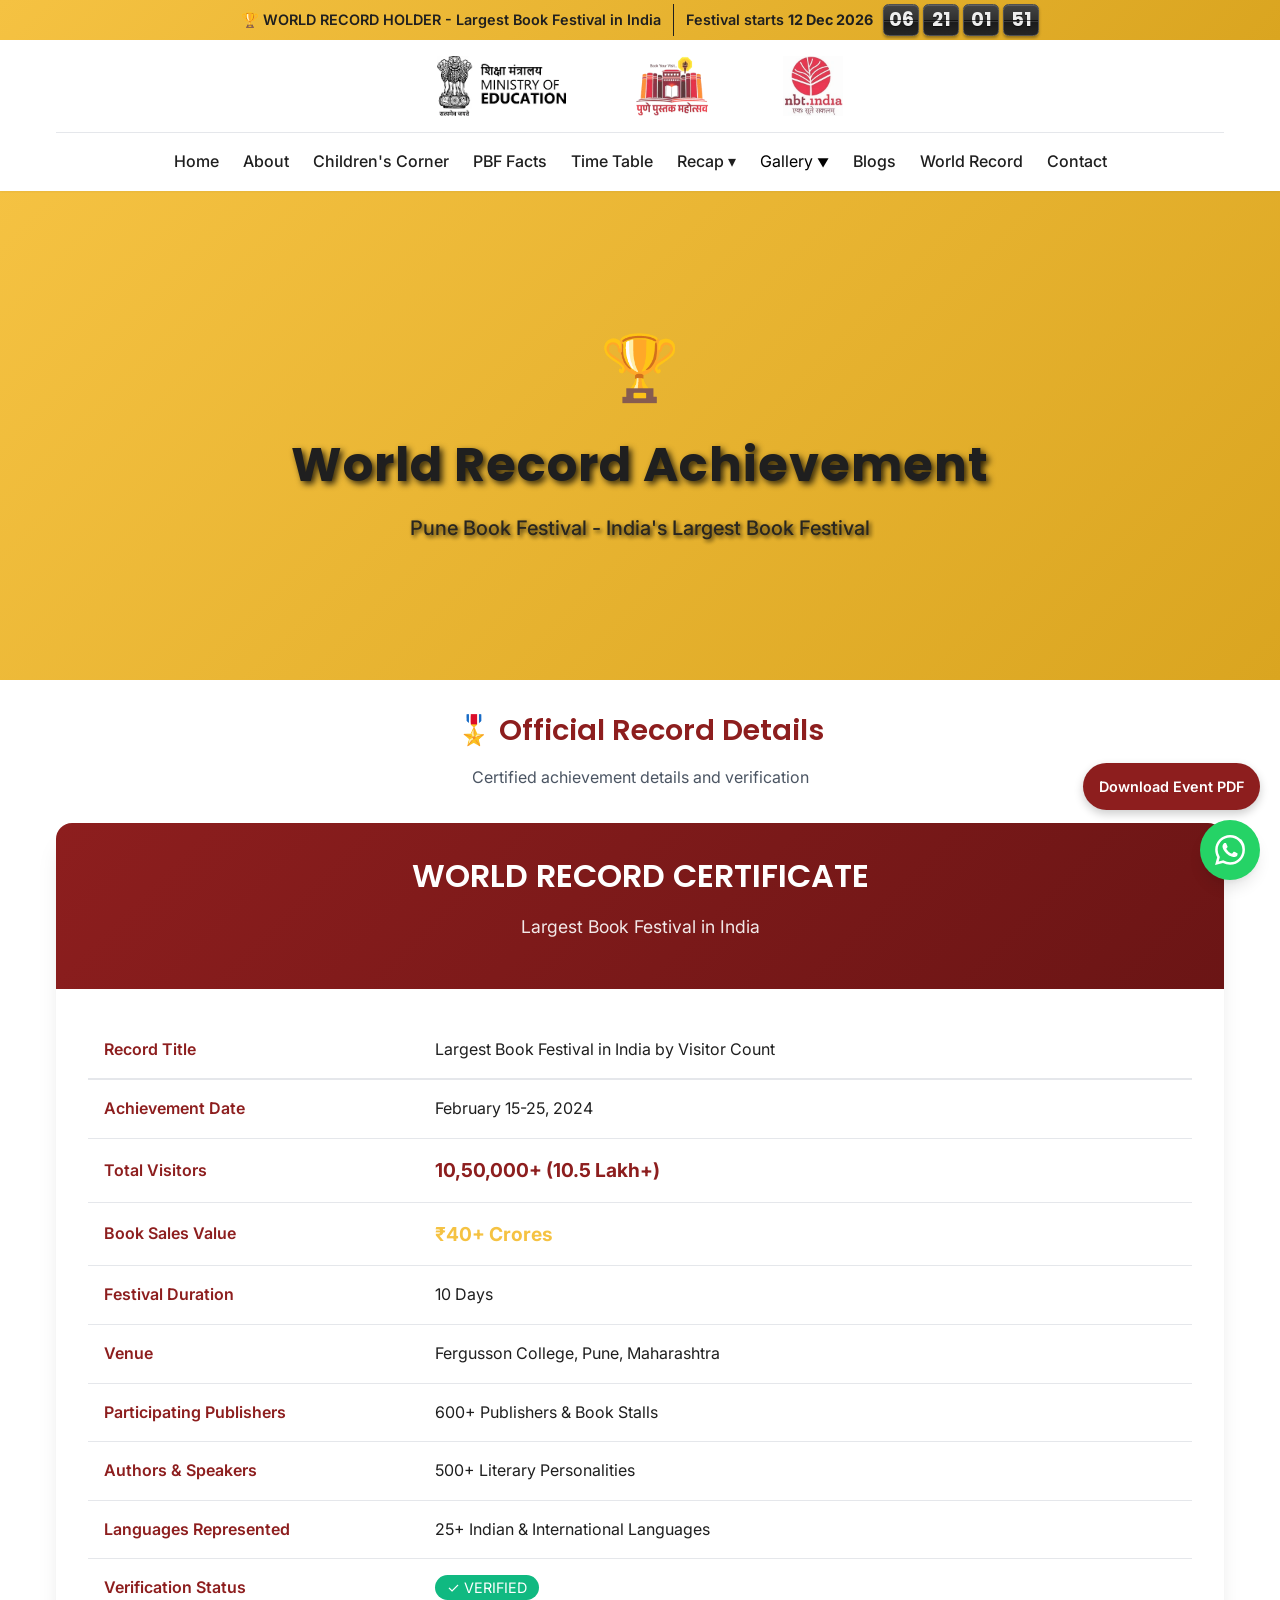
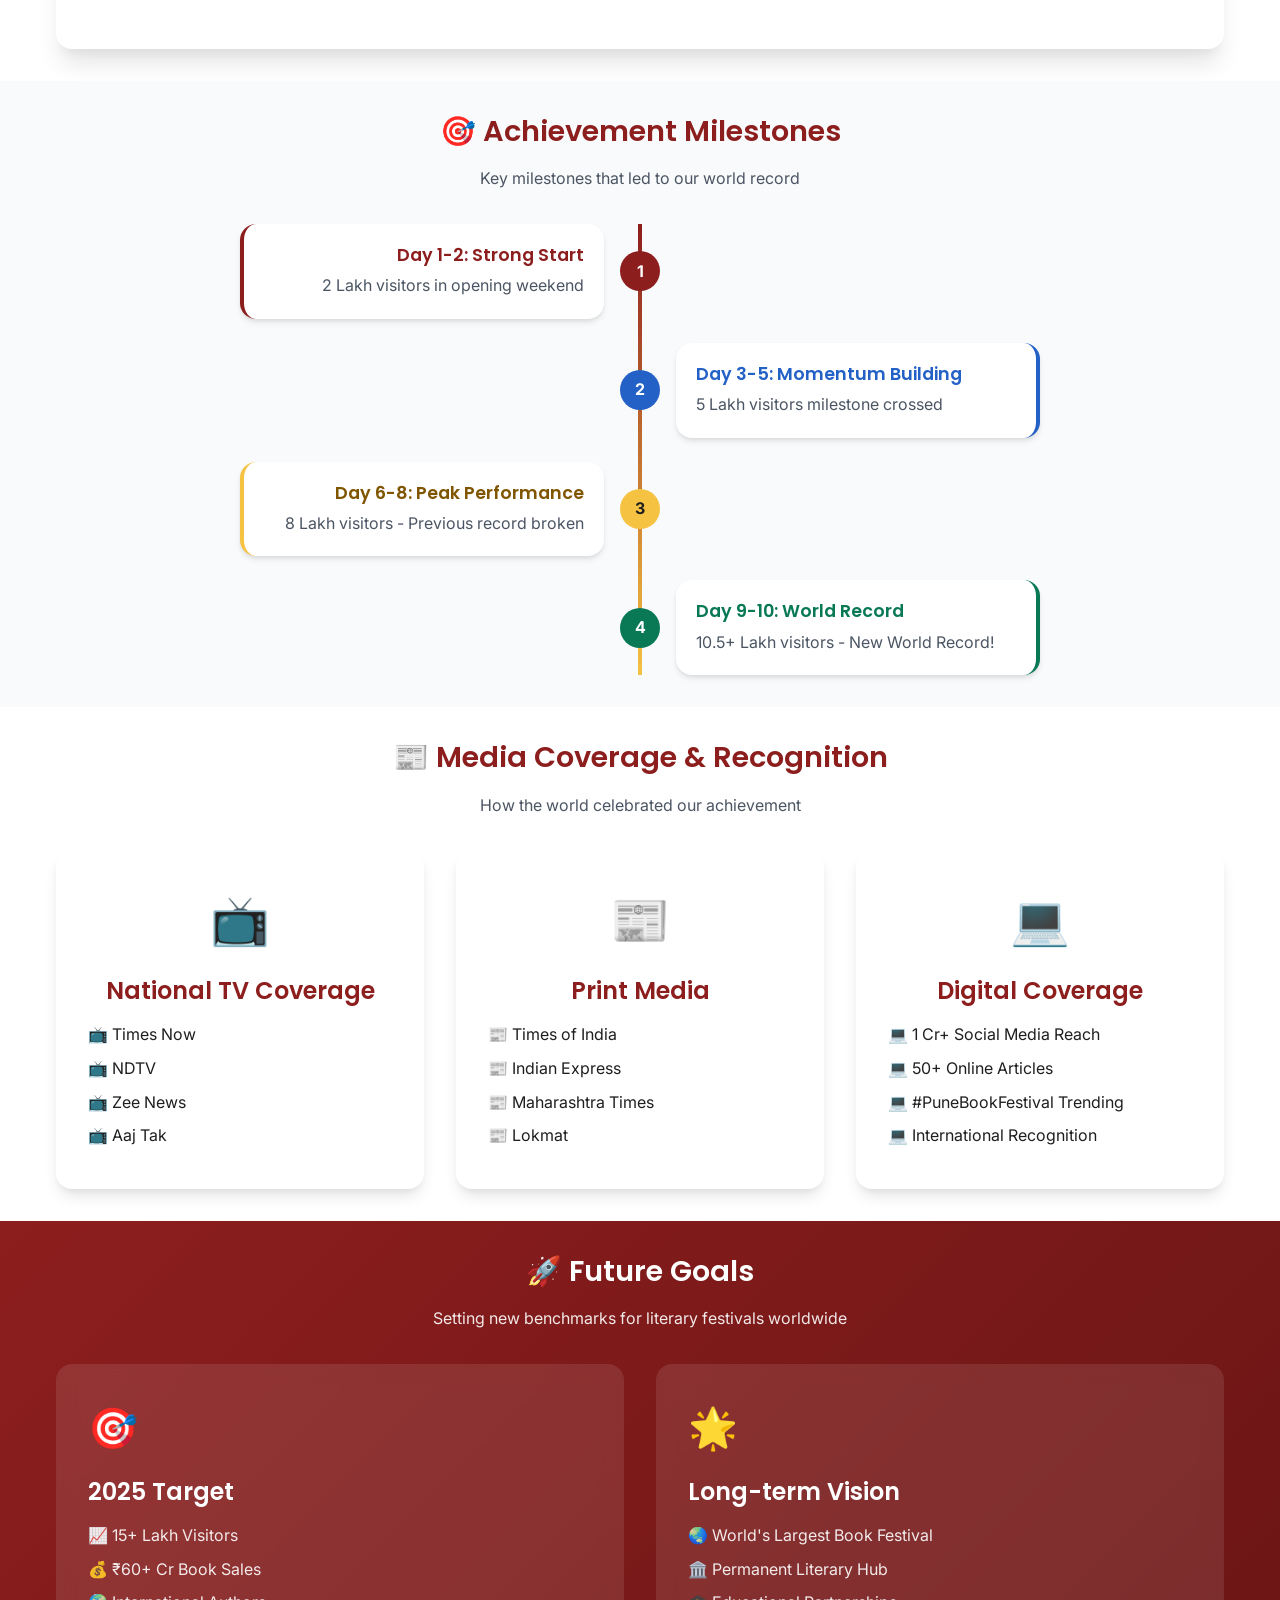
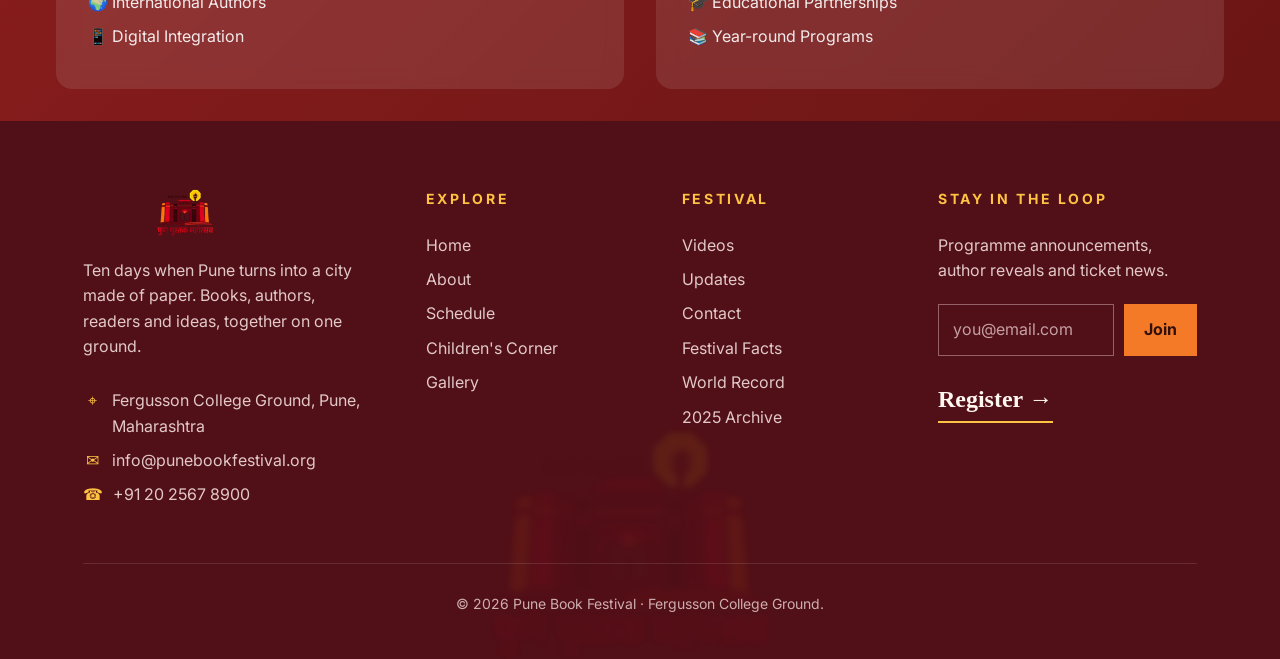
<file: world-record.html>
<!DOCTYPE html>
<html lang="en">

<head>
    <meta charset="UTF-8">
    <meta name="viewport" content="width=device-width, initial-scale=1.0">
    <meta name="description" content="Pune Book Festival World Record - Largest Book Festival in India with 10+ Lakh visitors and ₹40+ Cr book sales.">
    <meta name="keywords" content="Pune Book Festival world record, largest book festival India, achievement, recognition">
    <title>World Record - Pune Book Festival 2024</title>
    <link rel="stylesheet" href="assets/css/style.css?v=countdown-split-flap">
    <script src="assets/js/countdown.js?v=3" defer></script>
    <link rel="icon" type="image/png" href="assets/favicon.png">
    <style>
    @media (max-width: 768px) {
        .header-logos {
            flex-direction: column;
            text-align: center;
        }
        .header-logos .btn {
            max-width: 100%;
        }
        .header-logos .flex {
            flex: none;
        }
    }
</style>
</head>

<body>
    <!-- World Record Badge -->
    <div class="world-record-banner" style="background: linear-gradient(135deg, var(--gold) 0%, #DAA520 100%); color: var(--ink); text-align: center; padding: 0.5rem 0; font-weight: 600; font-size: 0.9rem; position: sticky; top: 0; z-index: 1001;">
        <span>🏆 WORLD RECORD HOLDER - Largest Book Festival in India</span>
        <div class="festival-countdown">
            <p><span id="festival-countdown-label">Festival starts</span> <time datetime="2026-12-12T00:00:00+05:30">12 Dec 2026</time></p>
            <p id="festival-countdown-timer" role="timer" hidden>
                <span class="countdown-tile"><b data-unit="days" aria-hidden="true"></b></span>
                <span class="countdown-tile"><b data-unit="hours" aria-hidden="true"></b></span>
                <span class="countdown-tile"><b data-unit="minutes" aria-hidden="true"></b></span>
                <span class="countdown-tile"><b data-unit="seconds" aria-hidden="true"></b></span>
            </p>
        </div>
    </div>

    <!-- Header -->
    <header class="header">
        <div class="container">
            <!-- Top Row with 3 Logos and Register Button -->
            <div class="header-logos" style="display: flex; justify-content: space-between; align-items: center; padding: 1rem 0; border-bottom: 1px solid var(--gray-200);">
                <div style="flex: 1;"></div>
                   <div style="display: flex; justify-content: center; align-items: center; gap: 2rem; flex: 1;">
                    <img src="assets/MOE.webp" alt="Pune Book Festival Logo" style="height: 60px;">
                    <img src="assets/PBF logo.webp" alt="Partner Logo 2" style="height: 60px; opacity: 0.8;">
                    <img src="assets/NBT_India_logo.webp" alt="Partner Logo 3" style="height: 60px; opacity: 0.8;">
                </div>

                <div style="flex: 1;"></div>

            </div>

            <div class="header-content" style="justify-content: center;">
                <nav class="nav">
                    <ul class="nav-links">
                        <li class="nav-item"><a href="index.html" class="nav-link">Home</a></li>
                        <li class="nav-item"><a href="about.html" class="nav-link">About</a></li>
                        <li class="nav-item"><a href="childrescorner.html" class="nav-link">Children's Corner</a></li>
                        <li class="nav-item"><a href="pbf-facts.html" class="nav-link">PBF Facts</a></li>
                        <li class="nav-item"><a href="timetable.html" class="nav-link">Time Table</a></li>
                        <li class="nav-item recap-nav">
                            <details>
                                <summary class="nav-link">Recap <span aria-hidden="true">&#9662;</span></summary>
                                <ul class="recap-year-menu">
                                    <li><a class="nav-link" href="/2025">2025</a></li>
                                    <li><a class="nav-link" href="recap.html#recap-2024">2024</a></li>
                                    <li><a class="nav-link" href="recap.html#recap-2023">2023</a></li>
                                </ul>
                            </details>
                        </li>
                        <li class="nav-item has-dropdown">
                            <a href="gallery.html" class="nav-item" style="color: #000;">Gallery <span class="dropdown-arrow">▼</span></a>
                            <div class="dropdown-menu">
                                <a href="photos.html" class="dropdown-item">📸 Photos</a>
                                <a href="videos.html" class="dropdown-item">🎥 Videos</a>
                                <a href="Reels.html" class="dropdown-item">🎬 Reels</a>
                            </div>
                        </li>
                        <li class="nav-item"><a href="blogs.html" class="nav-link">Blogs</a></li>
                        <li class="nav-item"><a href="world-record.html" class="nav-link">World Record</a></li>
                        <li class="nav-item"><a href="contact.html" class="nav-link">Contact</a></li>
                    </ul>
                </nav>

                <button class="mobile-menu-toggle" aria-label="Toggle mobile menu" aria-expanded="false">
                    ☰
                </button>
            </div>
        </div>
    </header>

    <!-- Main Content -->
    <main>
        <!-- Hero Section -->
        <section class="hero" style="background: linear-gradient(135deg, var(--gold) 0%, #DAA520 100%); color: var(--ink); padding: 4rem 0;">
            <div class="container text-center">
                <div style="font-size: 4rem; margin-bottom: 1rem;">🏆</div>
                <h1 style="color: var(--ink);">World Record Achievement</h1>
                <p style="font-size: 1.25rem; font-weight: 500;">Pune Book Festival - India's Largest Book Festival</p>
            </div>
        </section>

        <!-- Record Details Table -->
        <section class="section">
            <div class="container">
                <div class="section-header">
                    <h2 class="section-title">🎖️ Official Record Details</h2>
                    <p class="section-subtitle">Certified achievement details and verification</p>
                </div>

                <div class="record-table" style="background: white; border-radius: 1rem; box-shadow: var(--shadow-xl); overflow: hidden;">
                    <div style="background: linear-gradient(135deg, var(--maroon), #6B1515); color: white; padding: 2rem; text-align: center;">
                        <h3 style="color: white; margin-bottom: 1rem; font-size: 2rem;">WORLD RECORD CERTIFICATE</h3>
                        <p style="opacity: 0.9; font-size: 1.1rem;">Largest Book Festival in India</p>
                    </div>

                    <div style="padding: 2rem;">
                        <table style="width: 100%; border-collapse: collapse;">
                            <tr style="border-bottom: 2px solid var(--gray-200);">
                                <td style="padding: 1rem; font-weight: 600; color: var(--maroon); width: 30%;">Record Title</td>
                                <td style="padding: 1rem;">Largest Book Festival in India by Visitor Count</td>
                            </tr>
                            <tr style="border-bottom: 1px solid var(--gray-200);">
                                <td style="padding: 1rem; font-weight: 600; color: var(--maroon);">Achievement Date</td>
                                <td style="padding: 1rem;">February 15-25, 2024</td>
                            </tr>
                            <tr style="border-bottom: 1px solid var(--gray-200);">
                                <td style="padding: 1rem; font-weight: 600; color: var(--maroon);">Total Visitors</td>
                                <td style="padding: 1rem; font-size: 1.2rem; font-weight: 700; color: var(--maroon);">10,50,000+ (10.5 Lakh+)</td>
                            </tr>
                            <tr style="border-bottom: 1px solid var(--gray-200);">
                                <td style="padding: 1rem; font-weight: 600; color: var(--maroon);">Book Sales Value</td>
                                <td style="padding: 1rem; font-size: 1.2rem; font-weight: 700; color: var(--gold);">₹40+ Crores</td>
                            </tr>
                            <tr style="border-bottom: 1px solid var(--gray-200);">
                                <td style="padding: 1rem; font-weight: 600; color: var(--maroon);">Festival Duration</td>
                                <td style="padding: 1rem;">10 Days</td>
                            </tr>
                            <tr style="border-bottom: 1px solid var(--gray-200);">
                                <td style="padding: 1rem; font-weight: 600; color: var(--maroon);">Venue</td>
                                <td style="padding: 1rem;">Fergusson College, Pune, Maharashtra</td>
                            </tr>
                            <tr style="border-bottom: 1px solid var(--gray-200);">
                                <td style="padding: 1rem; font-weight: 600; color: var(--maroon);">Participating Publishers</td>
                                <td style="padding: 1rem;">600+ Publishers & Book Stalls</td>
                            </tr>
                            <tr style="border-bottom: 1px solid var(--gray-200);">
                                <td style="padding: 1rem; font-weight: 600; color: var(--maroon);">Authors & Speakers</td>
                                <td style="padding: 1rem;">500+ Literary Personalities</td>
                            </tr>
                            <tr style="border-bottom: 1px solid var(--gray-200);">
                                <td style="padding: 1rem; font-weight: 600; color: var(--maroon);">Languages Represented</td>
                                <td style="padding: 1rem;">25+ Indian & International Languages</td>
                            </tr>
                            <tr>
                                <td style="padding: 1rem; font-weight: 600; color: var(--maroon);">Verification Status</td>
                                <td style="padding: 1rem;"><span style="background: #10B981; color: white; padding: 0.25rem 0.75rem; border-radius: 1rem; font-size: 0.9rem;">✓ VERIFIED</span></td>
                            </tr>
                        </table>
                    </div>
                </div>
            </div>
        </section>

        <!-- Achievement Milestones -->
        <section class="section" style="background-color: var(--gray-50);">
            <div class="container">
                <div class="section-header">
                    <h2 class="section-title">🎯 Achievement Milestones</h2>
                    <p class="section-subtitle">Key milestones that led to our world record</p>
                </div>

                <ol class="milestone-timeline" role="list">
                    <li class="milestone">
                        <span class="milestone-badge" aria-hidden="true">1</span>
                        <div class="milestone-content">
                            <h3>Day 1-2: Strong Start</h3>
                            <p>2 Lakh visitors in opening weekend</p>
                        </div>
                    </li>
                    <li class="milestone">
                        <span class="milestone-badge" aria-hidden="true">2</span>
                        <div class="milestone-content">
                            <h3>Day 3-5: Momentum Building</h3>
                            <p>5 Lakh visitors milestone crossed</p>
                        </div>
                    </li>
                    <li class="milestone">
                        <span class="milestone-badge" aria-hidden="true">3</span>
                        <div class="milestone-content">
                            <h3>Day 6-8: Peak Performance</h3>
                            <p>8 Lakh visitors - Previous record broken</p>
                        </div>
                    </li>
                    <li class="milestone">
                        <span class="milestone-badge" aria-hidden="true">4</span>
                        <div class="milestone-content">
                            <h3>Day 9-10: World Record</h3>
                            <p>10.5+ Lakh visitors - New World Record!</p>
                        </div>
                    </li>
                </ol>
            </div>
        </section>

        <!-- Recognition & Media Coverage -->
        <section class="section">
            <div class="container">
                <div class="section-header">
                    <h2 class="section-title">📰 Media Coverage & Recognition</h2>
                    <p class="section-subtitle">How the world celebrated our achievement</p>
                </div>

                <div class="grid grid-3" style="gap: 2rem;">
                    <!-- National Media -->
                    <div class="media-card" style="background: white; padding: 2rem; border-radius: 1rem; box-shadow: var(--shadow-lg); text-align: center;">
                        <div style="font-size: 3rem; margin-bottom: 1rem;">📺</div>
                        <h3 style="color: var(--maroon); margin-bottom: 1rem;">National TV Coverage</h3>
                        <ul style="list-style: none; padding: 0; text-align: left;">
                            <li style="margin-bottom: 0.5rem;">📺 Times Now</li>
                            <li style="margin-bottom: 0.5rem;">📺 NDTV</li>
                            <li style="margin-bottom: 0.5rem;">📺 Zee News</li>
                            <li style="margin-bottom: 0.5rem;">📺 Aaj Tak</li>
                        </ul>
                    </div>

                    <!-- Print Media -->
                    <div class="media-card" style="background: white; padding: 2rem; border-radius: 1rem; box-shadow: var(--shadow-lg); text-align: center;">
                        <div style="font-size: 3rem; margin-bottom: 1rem;">📰</div>
                        <h3 style="color: var(--maroon); margin-bottom: 1rem;">Print Media</h3>
                        <ul style="list-style: none; padding: 0; text-align: left;">
                            <li style="margin-bottom: 0.5rem;">📰 Times of India</li>
                            <li style="margin-bottom: 0.5rem;">📰 Indian Express</li>
                            <li style="margin-bottom: 0.5rem;">📰 Maharashtra Times</li>
                            <li style="margin-bottom: 0.5rem;">📰 Lokmat</li>
                        </ul>
                    </div>

                    <!-- Digital Media -->
                    <div class="media-card" style="background: white; padding: 2rem; border-radius: 1rem; box-shadow: var(--shadow-lg); text-align: center;">
                        <div style="font-size: 3rem; margin-bottom: 1rem;">💻</div>
                        <h3 style="color: var(--maroon); margin-bottom: 1rem;">Digital Coverage</h3>
                        <ul style="list-style: none; padding: 0; text-align: left;">
                            <li style="margin-bottom: 0.5rem;">💻 1 Cr+ Social Media Reach</li>
                            <li style="margin-bottom: 0.5rem;">💻 50+ Online Articles</li>
                            <li style="margin-bottom: 0.5rem;">💻 #PuneBookFestival Trending</li>
                            <li style="margin-bottom: 0.5rem;">💻 International Recognition</li>
                        </ul>
                    </div>
                </div>
            </div>
        </section>

        <!-- Future Goals -->
        <section class="section" style="background: linear-gradient(135deg, var(--maroon) 0%, #6B1515 100%); color: white;">
            <div class="container">
                <div class="section-header">
                    <h2 class="section-title" style="color: white;">🚀 Future Goals</h2>
                    <p class="section-subtitle" style="color: rgba(255,255,255,0.9);">Setting new benchmarks for literary festivals worldwide</p>
                </div>

                <div class="grid grid-2" style="gap: 2rem;">
                    <div class="goal-card" style="background: rgba(255,255,255,0.1); padding: 2rem; border-radius: 1rem; backdrop-filter: blur(10px);">
                        <div style="font-size: 2.5rem; margin-bottom: 1rem;">🎯</div>
                        <h3 style="color: white; margin-bottom: 1rem;">2025 Target</h3>
                        <ul style="list-style: none; padding: 0;">
                            <li style="margin-bottom: 0.5rem; opacity: 0.9;">📈 15+ Lakh Visitors</li>
                            <li style="margin-bottom: 0.5rem; opacity: 0.9;">💰 ₹60+ Cr Book Sales</li>
                            <li style="margin-bottom: 0.5rem; opacity: 0.9;">🌍 International Authors</li>
                            <li style="margin-bottom: 0.5rem; opacity: 0.9;">📱 Digital Integration</li>
                        </ul>
                    </div>

                    <div class="goal-card" style="background: rgba(255,255,255,0.1); padding: 2rem; border-radius: 1rem; backdrop-filter: blur(10px);">
                        <div style="font-size: 2.5rem; margin-bottom: 1rem;">🌟</div>
                        <h3 style="color: white; margin-bottom: 1rem;">Long-term Vision</h3>
                        <ul style="list-style: none; padding: 0;">
                            <li style="margin-bottom: 0.5rem; opacity: 0.9;">🌏 World's Largest Book Festival</li>
                            <li style="margin-bottom: 0.5rem; opacity: 0.9;">🏛️ Permanent Literary Hub</li>
                            <li style="margin-bottom: 0.5rem; opacity: 0.9;">🎓 Educational Partnerships</li>
                            <li style="margin-bottom: 0.5rem; opacity: 0.9;">📚 Year-round Programs</li>
                        </ul>
                    </div>
                </div>
            </div>
        </section>
    </main>

    <footer class="festival-footer">
        <div class="festival-footer-inner">
            <div class="festival-footer-grid">
                <div class="festival-footer-intro">
                    <a class="festival-footer-brand" href="index.html">
                        <img src="assets/PBF%20logo.webp" alt="Pune Book Festival" width="120" height="100" loading="lazy">
                    </a>
                    <p>Ten days when Pune turns into a city made of paper. Books, authors, readers and ideas, together on one ground.</p>
                    <address class="festival-footer-contact">
                        <a href="https://maps.google.com/maps/dir//Fergusson+College,+Shivajinagar,+Pune"><span aria-hidden="true">&#x2316;</span>Fergusson College Ground, Pune, Maharashtra</a>
                        <a href="mailto:info@punebookfestival.org"><span aria-hidden="true">&#x2709;</span>info@punebookfestival.org</a>
                        <a href="tel:+912025678900"><span aria-hidden="true">&#x260E;</span>+91 20 2567 8900</a>
                    </address>
                </div>
                <nav aria-label="Explore">
                    <h2>Explore</h2>
                    <ul>
                        <li><a href="index.html">Home</a></li>
                        <li><a href="about.html">About</a></li>
                        <li><a href="timetable.html">Schedule</a></li>
                        <li><a href="childrescorner.html">Children's Corner</a></li>
                        <li><a href="gallery.html">Gallery</a></li>
                    </ul>
                </nav>
                <nav aria-label="Festival">
                    <h2>Festival</h2>
                    <ul>
                        <li><a href="videos.html">Videos</a></li>
                        <li><a href="blogs.html">Updates</a></li>
                        <li><a href="contact.html">Contact</a></li>
                        <li><a href="pbf-facts.html">Festival Facts</a></li>
                        <li><a href="world-record.html">World Record</a></li>
                        <li><a href="/2025">2025 Archive</a></li>
                    </ul>
                </nav>
                <section aria-labelledby="festival-footer-newsletter">
                    <h2 id="festival-footer-newsletter">Stay in the loop</h2>
                    <p>Programme announcements, author reveals and ticket news.</p>
                    <form class="festival-footer-signup" action="mailto:info@punebookfestival.org?subject=Newsletter%20signup" method="post" enctype="text/plain">
                        <input type="email" name="email" aria-label="Email address" placeholder="you@email.com" autocomplete="email" required>
                        <button type="submit" title="Send a signup request using your email app">Join</button>
                    </form>
                    <a class="festival-footer-register" href="index.html#festival-registration">Register <span aria-hidden="true">&rarr;</span></a>
                </section>
            </div>
            <p class="festival-footer-bottom">&copy; 2026 Pune Book Festival &middot; Fergusson College Ground.</p>
        </div>
    </footer>

    <a href="assets/pdf/Pune Lit Fest Brochure.pdf" class="download-float" aria-label="Download Event Timetable PDF" target="_blank" rel="noopener">
        Download Event PDF
    </a>

    <!-- WhatsApp Floating Button -->
    <a href="#" class="whatsapp-float" aria-label="Contact us on WhatsApp">
        <svg viewBox="0 0 24 24">
            <path d="M17.472 14.382c-.297-.149-1.758-.867-2.03-.967-.273-.099-.471-.148-.67.15-.197.297-.767.966-.94 1.164-.173.199-.347.223-.644.075-.297-.15-1.255-.463-2.39-1.475-.883-.788-1.48-1.761-1.653-2.059-.173-.297-.018-.458.13-.606.134-.133.298-.347.446-.52.149-.174.198-.298.298-.497.099-.198.05-.371-.025-.52-.075-.149-.669-1.612-.916-2.207-.242-.579-.487-.5-.669-.51-.173-.008-.371-.01-.57-.01-.198 0-.52.074-.792.372-.272.297-1.04 1.016-1.04 2.479 0 1.462 1.065 2.875 1.213 3.074.149.198 2.096 3.2 5.077 4.487.709.306 1.262.489 1.694.625.712.227 1.36.195 1.871.118.571-.085 1.758-.719 2.006-1.413.248-.694.248-1.289.173-1.413-.074-.124-.272-.198-.57-.347m-5.421 7.403h-.004a9.87 9.87 0 01-5.031-1.378l-.361-.214-3.741.982.998-3.648-.235-.374a9.86 9.86 0 01-1.51-5.26c.001-5.45 4.436-9.884 9.888-9.884 2.64 0 5.122 1.03 6.988 2.898a9.825 9.825 0 012.893 6.994c-.003 5.45-4.437 9.884-9.885 9.884m8.413-18.297A11.815 11.815 0 0012.05 0C5.495 0 .16 5.335.157 11.892c0 2.096.547 4.142 1.588 5.945L.057 24l6.305-1.654a11.882 11.882 0 005.683 1.448h.005c6.554 0 11.89-5.335 11.893-11.893A11.821 11.821 0 0020.885 3.488"/>
        </svg>
    </a>

</body>

</html>
</file>
<file: assets/css/style.css>
/*
 * Pune Book Festival Website
 * Brand Colors (fallback palette):
 * --maroon: #8D1E1E (primary brand color)
 * --gold: #F5C242 (accent/highlights)
 * --cream: #FFF7F0 (light background)
 * --ink: #1F1F1F (dark text)
 * --accent: #2E78FF (links/CTAs)
 */

/* Import Google Fonts */
@import url('https://fonts.googleapis.com/css2?family=Poppins:wght@300;400;500;600;700&family=Inter:wght@300;400;500;600&display=swap');

/* CSS Variables */
:root {
  /* Brand Colors */
  --maroon: #8D1E1E;
  --gold: #F5C242;
  --cream: #FFF7F0;
  --ink: #1F1F1F;
  --accent: #2E78FF;
  --whatsapp: #25D366;
  
  /* Neutral Colors */
  --white: #FFFFFF;
  --gray-50: #F9FAFB;
  --gray-100: #F3F4F6;
  --gray-200: #E5E7EB;
  --gray-300: #D1D5DB;
  --gray-400: #9CA3AF;
  --gray-500: #6B7280;
  --gray-600: #4B5563;
  --gray-700: #374151;
  --gray-800: #1F2937;
  --gray-900: #111827;
  
  /* Typography */
  --font-heading: 'Poppins', sans-serif;
  --font-body: 'Inter', sans-serif;
  
  /* Spacing */
  --space-xs: 0.25rem;
  --space-sm: 0.5rem;
  --space-md: 1rem;
  --space-lg: 1.5rem;
  --space-xl: 2rem;
  --space-2xl: 3rem;
  --space-3xl: 4rem;
  
  /* Border Radius */
  --radius-sm: 0.25rem;
  --radius-md: 0.5rem;
  --radius-lg: 0.75rem;
  --radius-xl: 1rem;
  
  /* Shadows */
  --shadow-sm: 0 1px 2px 0 rgba(0, 0, 0, 0.05);
  --shadow-md: 0 4px 6px -1px rgba(0, 0, 0, 0.1), 0 2px 4px -1px rgba(0, 0, 0, 0.06);
  --shadow-lg: 0 10px 15px -3px rgba(0, 0, 0, 0.1), 0 4px 6px -2px rgba(0, 0, 0, 0.05);
  --shadow-xl: 0 20px 25px -5px rgba(0, 0, 0, 0.1), 0 10px 10px -5px rgba(0, 0, 0, 0.04);
  
  /* Transitions */
  --transition-fast: 150ms ease-in-out;
  --transition-normal: 300ms ease-in-out;
  --transition-slow: 500ms ease-in-out;

  /* Sticky banner/header layout */
  --world-record-banner-height: 40px;
  --header-safe-space: 140px;
}

/* Reset and Base Styles */
* {
  margin: 0;
  padding: 0;
  box-sizing: border-box;
}

html {
  scroll-behavior: smooth;
}

html,
body {
  width: 100%;
  max-width: 100%;
  overflow-x: hidden;
}

body {
  font-family: var(--font-body);
  font-size: 16px;
  line-height: 1.6;
  color: var(--ink);
  background-color: var(--white);
  -webkit-font-smoothing: antialiased;
  -moz-osx-font-smoothing: grayscale;
  overflow-x: hidden;
  padding-top: calc(var(--world-record-banner-height) + var(--header-safe-space));
}

/* Typography */
h1, h2, h3, h4, h5, h6 {
  font-family: var(--font-heading);
  font-weight: 600;
  line-height: 1.3;
  margin-bottom: var(--space-md);
  color: var(--ink);
}

h1 { font-size: 2.5rem; }
h2 { font-size: 2rem; }
h3 { font-size: 1.5rem; }
h4 { font-size: 1.25rem; }
h5 { font-size: 1.125rem; }
h6 { font-size: 1rem; }

p {
  margin-bottom: var(--space-md);
}

a {
  color: var(--accent);
  text-decoration: none;
  transition: color var(--transition-fast);
}

a:hover {
  color: var(--maroon);
}

img {
  max-width: 100%;
  height: auto;
  display: block;
}

video,
iframe {
  max-width: 100%;
}

table {
  width: 100%;
  border-collapse: collapse;
}

@media (max-width: 768px) {
  table {
    display: block;
    overflow-x: auto;
    -webkit-overflow-scrolling: touch;
  }
}

/* Prevent long strings/URLs from breaking layout */
p,
h1,
h2,
h3,
h4,
h5,
h6,
a {
  overflow-wrap: anywhere;
  word-break: break-word;
}

.row {
  display: flex;
  flex-wrap: wrap;
  gap: var(--space-lg);
}

[class^="col-"],
[class*=" col-"] {
  max-width: 100%;
}

.col-md-3,
.col-md-6 {
  flex: 1 1 0;
}

/* Layout Utilities */
.container {
  max-width: 1200px;
  margin: 0 auto;
  padding: 0 var(--space-md);
}

.container-wide {
  max-width: 1400px;
  margin: 0 auto;
  padding: 0 var(--space-md);
}

.grid {
  display: grid;
  gap: var(--space-lg);
}

.grid-2 { grid-template-columns: repeat(2, 1fr); }
.grid-3 { grid-template-columns: repeat(3, 1fr); }
.grid-4 { grid-template-columns: repeat(4, 1fr); }

.flex {
  display: flex;
}

.flex-col {
  flex-direction: column;
}

.items-center {
  align-items: center;
}

.justify-center {
  justify-content: center;
}

.justify-between {
  justify-content: space-between;
}

.text-center {
  text-align: center;
}

.text-left {
  text-align: left;
}

.text-right {
  text-align: right;
}

/* Button Styles */
.btn {
  display: inline-flex;
  align-items: center;
  justify-content: center;
  padding: var(--space-sm) var(--space-lg);
  border: none;
  border-radius: var(--radius-md);
  font-family: var(--font-body);
  font-size: 0.875rem;
  font-weight: 500;
  text-decoration: none;
  cursor: pointer;
  transition: all var(--transition-fast);
  gap: var(--space-sm);
}

.btn-primary {
  background-color: var(--maroon);
  color: var(--white);
}

.btn-primary:hover {
  background-color: #6B1515;
  color: var(--white);
}

.btn-outline {
  background-color: transparent;
  color: var(--maroon);
  border: 2px solid var(--maroon);
}

.btn-outline:hover {
  background-color: var(--maroon);
  color: var(--white);
}

.btn-wa {
  background-color: var(--whatsapp);
  color: var(--white);
}

.btn-wa:hover {
  background-color: #1DA851;
  color: var(--white);
}

.btn-lg {
  padding: var(--space-md) var(--space-xl);
  font-size: 1rem;
}

.btn-sm {
  padding: var(--space-xs) var(--space-md);
  font-size: 0.75rem;
}

/* Badge Styles */
.badge {
  display: inline-flex;
  align-items: center;
  padding: var(--space-xs) var(--space-sm);
  border-radius: var(--radius-sm);
  font-size: 0.75rem;
  font-weight: 500;
  text-transform: uppercase;
  letter-spacing: 0.05em;
}

.badge-new {
  background-color: var(--accent);
  color: var(--white);
}

.badge-workshop {
  background-color: var(--gold);
  color: var(--ink);
}

.badge-kids {
  background-color: #10B981;
  color: var(--white);
}

/* Card Styles */
.card {
  background-color: var(--white);
  border-radius: var(--radius-lg);
  box-shadow: var(--shadow-md);
  overflow: hidden;
  transition: transform var(--transition-fast), box-shadow var(--transition-fast);
}

.card:hover {
  transform: translateY(-2px);
  box-shadow: var(--shadow-lg);
}

.card-header {
  padding: var(--space-lg);
  border-bottom: 1px solid var(--gray-200);
}

.card-body {
  padding: var(--space-lg);
}

.card-footer {
  padding: var(--space-lg);
  border-top: 1px solid var(--gray-200);
  background-color: var(--gray-50);
}

/* Header Styles */
.world-record-banner {
  height: var(--world-record-banner-height);
  display: flex;
  align-items: center;
  justify-content: center;
  padding: 0 0.75rem !important;
  white-space: nowrap;
  overflow-x: auto;
  -webkit-overflow-scrolling: touch;
  z-index: 1101 !important;
  top: 0 !important;
  position: fixed !important;
  left: 0;
  right: 0;
}

.header {
  background-color: var(--white);
  box-shadow: var(--shadow-sm);
  position: fixed;
  top: var(--world-record-banner-height);
  left: 0;
  right: 0;
  width: 100%;
  z-index: 1000;
}

.header-content {
  display: flex;
  align-items: center;
  justify-content: space-between;
  padding: var(--space-md) 0;
  position: relative;
}

.logo {
  font-family: var(--font-heading);
  font-size: 1.5rem;
  font-weight: 700;
  color: var(--maroon);
  text-decoration: none;
}

.nav {
  display: flex;
  align-items: center;
  gap: var(--space-xl);
}

.nav-links {
  display: flex;
  align-items: center;
  gap: var(--space-lg);
  list-style: none;
}

.nav-item {
  position: relative;
}

.nav-link {
  color: var(--ink);
  font-weight: 500;
  transition: color var(--transition-fast);
  display: flex;
  align-items: center;
  gap: var(--space-xs);
}

.nav-link:hover {
  color: var(--maroon);
}

.dropdown-arrow {
  font-size: 0.75rem;
  transition: transform var(--transition-fast);
}

.nav-item:hover .dropdown-arrow {
  transform: rotate(180deg);
}

.dropdown-menu {
  position: absolute;
  top: 100%;
  left: 0;
  background-color: var(--white);
  box-shadow: var(--shadow-lg);
  border-radius: var(--radius-md);
  padding: var(--space-sm) 0;
  min-width: 150px;
  opacity: 0;
  visibility: hidden;
  transform: translateY(-10px);
  transition: all var(--transition-fast);
  z-index: 1001;
}

.nav-item:hover .dropdown-menu {
  opacity: 1;
  visibility: visible;
  transform: translateY(0);
}

.dropdown-item {
  display: block;
  padding: var(--space-sm) var(--space-md);
  color: var(--ink);
  text-decoration: none;
  font-weight: 500;
  transition: background-color var(--transition-fast);
}

.dropdown-item:hover {
  background-color: var(--gray-50);
  color: var(--maroon);
}

.nav-cta {
  display: flex;
  align-items: center;
  gap: var(--space-sm);
}

.mobile-menu-toggle {
  display: none;
  background: none;
  border: none;
  font-size: 1.5rem;
  color: var(--ink);
  cursor: pointer;
}

/* Hero Section
.hero {
  background: linear-gradient(135deg, var(--maroon) 0%, #6B1515 100%);
  color: var(--white);
  padding: var(--space-3xl) 0;
  text-align: center;
}

.hero h1 {
  color: var(--white);
  font-size: 3rem;
  margin-bottom: var(--space-lg);
}

.hero p {
  font-size: 1.25rem;
  margin-bottom: var(--space-2xl);
  opacity: 0.9;
}

.hero-cta {
  display: flex;
  justify-content: center;
  gap: var(--space-md);
  flex-wrap: wrap;
} */

/* Section Styles */
.section {
  padding: var(--space-3xl) 0;
  padding: 2rem 0;
}

.section-header {
  text-align: center;
  margin-bottom: var(--space-2xl);
  margin-bottom: 2rem;
}

.section-title {
  font-size: 2.5rem;
  color: var(--maroon);
  margin-bottom: var(--space-md);
  font-size: 1.8rem;
}

.section-subtitle {
  font-size: 1.125rem;
  color: var(--gray-600);
  max-width: 600px;
  margin: 0 auto;
  font-size: 1rem;
}

/* Footer Styles */
.footer {
  background-color: var(--ink);
  color: var(--white);
  padding: var(--space-3xl) 0 var(--space-lg);
}

.footer-content {
  display: grid;
  grid-template-columns: repeat(auto-fit, minmax(250px, 1fr));
  gap: var(--space-2xl);
  margin-bottom: var(--space-2xl);
  grid-template-columns: 1fr;
  text-align: center;
}

.footer-section h3 {
  color: var(--white);
  margin-bottom: var(--space-lg);
}

.footer-links {
  list-style: none;
}

.footer-links li {
  margin-bottom: var(--space-sm);
}

.footer-links a {
  color: var(--gray-300);
  transition: color var(--transition-fast);
}

.footer-links a:hover {
  color: var(--white);
}

.footer-bottom {
  border-top: 1px solid var(--gray-700);
  padding-top: var(--space-lg);
  text-align: center;
  color: var(--gray-400);
}

/* WhatsApp Floating Button */
.whatsapp-float {
  position: fixed;
  bottom: 20px;
  right: 20px;
  width: 60px;
  height: 60px;
  background-color: var(--whatsapp);
  border-radius: 50%;
  display: flex;
  align-items: center;
  justify-content: center;
  box-shadow: var(--shadow-lg);
  z-index: 1000;
  transition: transform var(--transition-fast);
  text-decoration: none;
}

.whatsapp-float:hover {
  transform: scale(1.1);
}

.whatsapp-float svg {
  width: 30px;
  height: 30px;
  fill: var(--white);
}

/* Download Event PDF Floating Button */
.download-float {
  position: fixed;
  right: 20px;
  bottom: 90px;
  z-index: 999;
  background: var(--maroon);
  color: #fff;
  padding: 0.75rem 1rem;
  border-radius: 999px;
  font-size: 0.9rem;
  font-weight: 600;
  text-decoration: none;
  box-shadow: 0 4px 10px rgba(0, 0, 0, 0.2);
  transition: transform 0.2s ease, box-shadow 0.2s ease, background 0.2s ease;
}

.download-float:hover {
  background: #6B1515;
  transform: translateY(-2px);
  box-shadow: 0 6px 14px rgba(0, 0, 0, 0.25);
}

@media (max-width: 480px) {
  .download-float {
    right: 16px;
    bottom: 90px;
    font-size: 0.8rem;
    padding: 0.6rem 0.9rem;
  }
}

/* Tabs */
.tabs {
  border-bottom: 2px solid var(--gray-200);
  margin-bottom: var(--space-xl);
}

.tab-list {
  display: flex;
  list-style: none;
  gap: var(--space-lg);
  flex-wrap: wrap;
  gap: var(--space-sm);
}

.tab-button {
  background: none;
  border: none;
  padding: var(--space-md) 0;
  font-size: 1rem;
  font-weight: 500;
  color: var(--gray-600);
  cursor: pointer;
  border-bottom: 2px solid transparent;
  transition: all var(--transition-fast);
}

.tab-button.active {
  color: var(--maroon);
  border-bottom-color: var(--maroon);
}

.tab-content {
  display: none;
}

.tab-content.active {
  display: block;
}

/* Lightbox */
.lightbox {
  position: fixed;
  top: 0;
  left: 0;
  width: 100%;
  height: 100%;
  background-color: rgba(0, 0, 0, 0.9);
  display: none;
  align-items: center;
  justify-content: center;
  z-index: 2000;
}

.lightbox.active {
  display: flex;
}

.lightbox-content {
  max-width: 90%;
  max-height: 90%;
  position: relative;
}

.lightbox-close {
  position: absolute;
  top: -40px;
  right: 0;
  background: none;
  border: none;
  color: var(--white);
  font-size: 2rem;
  cursor: pointer;
}

/* Form Styles */
.form-group {
  margin-bottom: var(--space-lg);
}

.form-label {
  display: block;
  margin-bottom: var(--space-sm);
  font-weight: 500;
  color: var(--ink);
}

.form-input {
  width: 100%;
  padding: var(--space-md);
  border: 2px solid var(--gray-300);
  border-radius: var(--radius-md);
  font-size: 1rem;
  transition: border-color var(--transition-fast);
}

.form-input:focus {
  outline: none;
  border-color: var(--maroon);
}

.form-textarea {
  resize: vertical;
  min-height: 120px;
}

/* Toast Notifications */
.toast {
  position: fixed;
  top: 20px;
  right: 20px;
  padding: var(--space-md) var(--space-lg);
  border-radius: var(--radius-md);
  box-shadow: var(--shadow-lg);
  z-index: 2000;
  transform: translateX(100%);
  transition: transform var(--transition-normal);
}

.toast.show {
  transform: translateX(0);
}

.toast-success {
  background-color: #10B981;
  color: var(--white);
}

.toast-error {
  background-color: #EF4444;
  color: var(--white);
}

.instagram-reels-grid {
  display: grid;
  grid-template-columns: repeat(3, minmax(0, 1fr));
  gap: 1.5rem;
  align-items: start;
}

.instagram-reel-card {
  width: 100%;
  border-radius: 12px;
  overflow: hidden;
  box-shadow: var(--shadow-md);
  background: var(--white);
  height: 720px;
  display: flex;
  align-items: stretch;
}

.instagram-reel-card--short {
  height: 560px;
  overflow: hidden;
}

.instagram-reel-card--short .instagram-media {
  height: 100% !important;
  min-height: 100% !important;
}

.instagram-reel-card .instagram-media {
  width: 100% !important;
  max-width: 100% !important;
  margin: 0 !important;
}

.embedded-videos-grid {
  display: grid;
  grid-template-columns: repeat(3, minmax(0, 1fr));
  gap: 1.5rem;
  align-items: start;
}

.embed-video-card {
  width: 100%;
  border-radius: 12px;
  overflow: hidden;
  box-shadow: var(--shadow-md);
  background: var(--white);
  aspect-ratio: 16 / 9;
}

.embed-video-card iframe {
  width: 100%;
  height: 100%;
  border: 0;
}

.embed-video-thumb {
  width: 100%;
  height: 100%;
  display: block;
  padding: 0;
  border: 0;
  background: transparent;
  cursor: pointer;
  position: relative;
}

.embed-video-thumb img {
  width: 100%;
  height: 100%;
  object-fit: cover;
  display: block;
}

.embed-video-play {
  position: absolute;
  top: 50%;
  left: 50%;
  transform: translate(-50%, -50%);
  width: 56px;
  height: 56px;
  border-radius: 999px;
  background: rgba(0, 0, 0, 0.65);
  color: #fff;
  display: flex;
  align-items: center;
  justify-content: center;
  font-size: 1.5rem;
}

/* Responsive Design */
@media (max-width: 768px) {
  :root {
    --world-record-banner-height: 52px;
    --header-safe-space: 170px;
  }

  .container {
    padding: 0 1rem;
  }
  
  h1 { font-size: 2rem; }
  h2 { font-size: 1.75rem; }
  h3 { font-size: 1.25rem; }
  
  .hero h1 {
    font-size: 2.5rem;
  }
  
  .hero p {
    font-size: 1.125rem;
  }
  
  .section-title {
    font-size: 2rem;
  }
  
  .grid-2,
  .grid-3,
  .grid-4 {
    grid-template-columns: 1fr;
  }
  
  .nav-links {
    display: none;
    position: absolute;
    top: 100%;
    left: 0;
    right: 0;
    background-color: var(--white);
    flex-direction: column;
    padding: var(--space-lg);
    box-shadow: var(--shadow-md);
    width: 100%;
    max-width: 100vw;
    overflow-x: hidden;
  }
  
  .nav-links.active {
    display: flex;
  }

  .nav.active .nav-links {
    display: flex;
  }
  
  .dropdown-menu {
    position: static;
    opacity: 1;
    visibility: visible;
    transform: none;
    box-shadow: none;
    padding: var(--space-sm) 0 0 var(--space-lg);
    background: transparent;
  }
  
  .dropdown-item {
    padding: var(--space-xs) 0;
    font-size: 0.875rem;
    color: var(--gray-600);
  }
  
  .mobile-menu-toggle {
    display: block;
  }
  
  .hero-cta {
    flex-direction: column;
    align-items: center;
  }

  /* Mobile header layout: logos in one row, button below */
  .header-logos {
    display: flex !important;
    flex-wrap: wrap !important;
    justify-content: center !important;
    align-items: center !important;
    gap: 0.75rem !important;
    text-align: center !important;
  }

  /* Middle block that already contains the three logos */
  .header-logos > div:nth-child(2) {
    display: flex !important;
    justify-content: center !important;
    align-items: center !important;
    flex: 1 1 100% !important;
    gap: 1rem !important;
  }

  /* Hide the empty spacer div on the left on small screens */
  .header-logos > div:first-child {
    display: none !important;
  }

  /* Place the register button on its own full-width row and center it */
  .header-logos > div:last-child {
    display: flex !important;
    justify-content: center !important;
    align-items: center !important;
    flex: 1 1 100% !important;
  }

  .header-logos img {
    height: 44px;
  }

  /* Tidy header content row on mobile */
  .header-content {
    flex-direction: column;
    align-items: center;
    gap: 0.75rem;
  }

  .mobile-menu-toggle {
    margin-top: 0;
    order: 1;
    width: 36px;
    height: 36px;
    display: flex;
    align-items: center;
    justify-content: center;
    border-radius: 999px;
    background: var(--maroon);
    color: var(--white);
    box-shadow: var(--shadow-md);
    z-index: 1050;
    position: relative;
  }

  .header-content .nav {
    order: 2;
    width: 100%;
  }

  .instagram-reels-grid {
    grid-template-columns: 1fr;
    gap: 1rem;
  }

  .instagram-reel-card {
    height: 640px;
  }

  .instagram-reel-card--short {
    height: 520px;
    overflow: hidden;
  }

  .embedded-videos-grid {
    grid-template-columns: 1fr;
    gap: 1rem;
  }

  .whatsapp-float {
    width: 50px;
    height: 50px;
    bottom: 15px;
    right: 15px;
  }
  
  .whatsapp-float svg {
    width: 24px;
    height: 24px;
  }

  .hero {
    background-attachment: scroll;
    height: auto;
    min-height: 320px;
    padding: 2.5rem 0;
  }

  .card {
    min-height: unset;
    height: auto;
    padding: 1.25rem;
  }

  .row {
    gap: 1rem;
  }

  .col-md-3,
  .col-md-6 {
    flex: 1 1 100%;
  }

  .lightbox-content iframe,
  .lightbox-content video,
  .lightbox-content img {
    max-width: 100%;
    height: auto;
  }

  .btn {
    width: 100%;
    justify-content: center;
  }

  h1 { font-size: 1.75rem; }
  h2 { font-size: 1.5rem; }
  h3 { font-size: 1.125rem; }
}

.tab-list {
  flex-wrap: wrap;
  gap: var(--space-sm);
}

@media (max-width: 480px) {
  :root {
    --world-record-banner-height: 64px;
    --header-safe-space: 190px;
  }

  .world-record-banner {
    white-space: normal;
    overflow-x: hidden;
    text-align: center;
    font-size: 0.75rem;
    line-height: 1.2;
  }

  .mobile-menu-toggle {
    width: 34px;
    height: 34px;
    font-size: 1.1rem;
  }

  .header-logos img {
    height: 40px;
  }

  .hero {
    padding: var(--space-2xl) 0;
  }
  
  .section {
    padding: var(--space-2xl) 0;
  }
  
  .btn {
    width: 100%;
    justify-content: center;
  }
  
  .tab-list {
    flex-wrap: wrap;
    gap: var(--space-sm);
  }
}

/* Print Styles */
@media print {
  .header,
  .footer,
  .whatsapp-float,
  .btn {
    display: none !important;
  }
  
  body {
    font-size: 12pt;
    line-height: 1.4;
  }
  
  h1, h2, h3 {
    page-break-after: avoid;
  }
}

/* Focus Styles for Accessibility */
*:focus {
  outline: 2px solid var(--accent);
  outline-offset: 2px;
}

.btn:focus,
.form-input:focus {
  outline: 2px solid var(--maroon);
}

/* Reduced Motion */
@media (prefers-reduced-motion: reduce) {
  * {
    animation-duration: 0.01ms !important;
    animation-iteration-count: 1 !important;
    transition-duration: 0.01ms !important;
  }
}



.photos-grid .gallery-item img {
    width: 100%;
    height: 250px; /* fixed uniform height */
    object-fit: cover; /* crops images to fill without distortion */
    border-radius: var(--radius-sm);
}


@media (min-width: 1024px) {
  .photos-grid .gallery-item img {
    height: 300px;
  }
}


/* Main gallery items */
.gallery-item {
  position: relative;
  overflow: hidden;
  border-radius: var(--radius-lg);
  cursor: pointer;
  transition: transform 0.3s ease, box-shadow 0.3s ease;
}

.gallery-item img {
  width: 100%;
  height: 250px;   /* uniform size for main grid */
  object-fit: cover;
  transition: transform 0.5s ease;
}

/* Hover effect */
.gallery-item:hover img {
  transform: scale(1.1);
}

.gallery-item:hover {
  transform: scale(1.03);
  box-shadow: 0 0 15px rgba(141, 30, 30, 0.6);
}

/* Preview thumbnails (80px inside white cards) */
.photo-preview img {
  width: 100%;
  height: 80px;
  object-fit: cover;
  border-radius: var(--radius-sm);
  transition: transform 0.4s ease, box-shadow 0.3s ease;
}

.photo-preview img:hover {
  transform: scale(1.05);
  box-shadow: 0 0 10px rgba(141, 30, 30, 0.5);
}



/* New Auto Carousel Styles */
.auto-carousel {
    position: relative;
    width: 100%;
    max-width: 1901px;
    height: auto;
    aspect-ratio: 1901 / 625;
    margin: 0 auto;
    overflow: hidden;
    border-radius: 1rem;
    box-shadow: var(--shadow-lg);
}

.carousel-wrapper {
    position: relative;
    width: 100%;
    height: 100%;
}

.carousel-slide {
    position: absolute;
    top: 0;
    left: 0;
    width: 100%;
    height: 100%;
    opacity: 0;
    transition: opacity 1s ease-in-out;
}

.carousel-slide.active {
    opacity: 1;
}

.carousel-slide img {
    width: 100%;
    height: 100%;
    object-fit: cover;
    object-position: center;
}

/* Carousel dots */
.carousel-dots {
    position: absolute;
    bottom: 20px;
    left: 50%;
    transform: translateX(-50%);
    display: flex;
    gap: 12px;
}

.dot {
    width: 14px;
    height: 14px;
    border-radius: 50%;
    background: rgba(255, 255, 255, 0.5);
    cursor: pointer;
    transition: all 0.3s ease;
    border: 2px solid rgba(255, 255, 255, 0.8);
}

.dot.active {
    background: white;
    transform: scale(1.2);
}

.dot:hover {
    background: rgba(255, 255, 255, 0.8);
}



/* Hero Section with Background Banner */
.hero {
    background: linear-gradient(rgba(141, 30, 30, 0.7), rgba(0, 0, 0, 0.6)), 
                url('../About-images/11.webp');
    background-size: cover;
    background-position: center;
    background-repeat: no-repeat;
    background-attachment: fixed;
    width: 100%;
    height: 500px;
    display: flex;
    justify-content: center;
    align-items: center;
    color: white;
    text-align: center;
    padding: 3rem 0;
    position: relative;
}

.hero h1 {
    font-size: 3rem;
    font-weight: 700;
    margin-bottom: 1rem;
    text-shadow: 3px 3px 6px rgba(0, 0, 0, 0.8);
    color: white;
    letter-spacing: 1px;
}

.hero p {
    font-size: 1.25rem;
    opacity: 0.95;
    text-shadow: 2px 2px 4px rgba(0, 0, 0, 0.8);
    max-width: 600px;
    margin: 0 auto;
    font-weight: 400;
}

@media (max-width: 768px) {
    .auto-carousel {
        height: 250px;
    }
    .hero {
        height: 350px; /* Adjust height for mobile */
    }

    .hero h1 {
        font-size: 2rem; /* Adjust font size for mobile */
    }

    .hero p {
        font-size: 1rem; /* Adjust paragraph font size for mobile */
    }
}


/* Increase card size and styling */
.card {
    background-color: var(--white);
    border-radius: var(--radius-lg);
    box-shadow: var(--shadow-lg);
    transition: transform var(--transition-fast), box-shadow var(--transition-fast);
    padding: 2rem;
    min-height: 300px;
    display: flex;
    flex-direction: column;
    justify-content: center;
    align-items: center;
    text-align: center;
}

.card:hover {
    transform: scale(1.05);
    box-shadow: var(--shadow-xl);
}

.card div {
    margin-bottom: 1rem;
}

/* Responsive adjustments */
@media (max-width: 768px) {
    .col-md-3 {
        flex: 1 1 100%; /* Make the cards stack on smaller screens */
        margin-bottom: 2rem;
    }
}


/* Increase the size of the images */
.photos-grid img {
    width: 100%;  /* Ensure the images take full width of the grid item */
    height: 250px; /* Increased height for larger images */
    object-fit: cover;  /* Make sure the images cover the area without distortion */
    border-radius: var(--radius-sm);  /* Round the corners */
}

/* Responsive adjustments */
@media (max-width: 768px) {
    .photos-grid img {
        height: 200px; /* Adjust the height for smaller screens */
    }
}
/* Container for all videos */
.video-container {
    display: grid;
    grid-template-columns: repeat(auto-fit, minmax(300px, 1fr)); /* 3 columns or more on larger screens */
    gap: 1rem;
    margin-bottom: 2rem;
}

/* Each video card */
.video-card {
    position: relative;
    border-radius: var(--radius-md);
    overflow: hidden;
    box-shadow: var(--shadow-md);
}

/* Play button */
.play-button {
    position: absolute;
    top: 50%;
    left: 50%;
    transform: translate(-50%, -50%);
    background: rgba(141, 30, 30, 0.7); /* Dark semi-transparent background */
    color: white;
    width: 60px;
    height: 60px;
    border-radius: 50%;
    display: flex;
    align-items: center;
    justify-content: center;
    font-size: 2rem;
    cursor: pointer;
    transition: background-color 0.3s ease;
}

/* Hover effect on play button */
.play-button:hover {
    background-color: rgba(141, 30, 30, 0.9);
}

/* Responsive adjustments */
@media (max-width: 768px) {
    .video-container {
        grid-template-columns: repeat(auto-fit, minmax(250px, 1fr)); /* Stack columns on smaller screens */
    }

    .video-card video {
        height: 150px; /* Smaller video height on mobile */
    }
}


/* Footer Styles */
.footer {
  background-color: var(--ink);
  color: var(--white);
  padding: var(--space-3xl) 0 var(--space-lg);
}

.footer-content {
  display: grid;
  grid-template-columns: repeat(auto-fit, minmax(250px, 1fr));
  gap: var(--space-2xl);
  margin-bottom: var(--space-2xl);
  grid-template-columns: 1fr;
  text-align: center;
}

.footer-section h3 {
  color: var(--white);
  margin-bottom: var(--space-lg);
}

.footer-links {
  list-style: none;
}

.footer-links li {
  margin-bottom: var(--space-sm);
}

.footer-links a {
  color: var(--gray-300);
  transition: color var(--transition-fast);
}

.footer-links a:hover {
  color: var(--white);
}

.footer-bottom {
  border-top: 1px solid var(--gray-700);
  padding-top: var(--space-lg);
  text-align: center;
  color: var(--gray-400);
}






/* Festival footer */
.festival-footer {
  background: #510f17;
  color: #e2c9c8;
  font: 1rem/1.6 var(--font-body);
  padding: clamp(3rem, 5.3vw, 6.25rem) 0 2.75rem;
  position: relative;
  isolation: isolate;
  overflow: hidden;
}

.festival-footer::before {
  content: "";
  position: absolute;
  inset: 0;
  z-index: -1;
  background: url("../PBF%20logo.webp") center bottom / min(37rem, 85%) auto no-repeat;
  opacity: 0.08;
  filter: blur(3px);
}

.festival-footer-inner {
  width: 87%;
  max-width: 1650px;
  margin-inline: auto;
}

.festival-footer-grid {
  display: grid;
  grid-template-columns: minmax(0, 1.35fr) minmax(0, 0.95fr) minmax(0, 0.95fr) minmax(0, 1.2fr);
  gap: clamp(2rem, 4vw, 5rem);
}

.festival-footer h2 {
  margin: 0 0 1.5rem;
  color: #ffc344;
  font: 700 0.875rem/1.4 var(--font-body);
  letter-spacing: 0.19em;
  text-transform: uppercase;
}

.festival-footer p {
  margin: 0;
}

.festival-footer a {
  color: inherit;
  text-decoration: none;
}

.festival-footer a:hover {
  color: #ffc344;
}

.festival-footer :focus-visible {
  outline: 2px solid #ffc344;
  outline-offset: 4px;
}

.festival-footer-brand {
  display: block;
  width: fit-content;
  margin: 0 0 1.35rem clamp(0rem, 3.4vw, 4rem);
}

.festival-footer-brand img {
  display: block;
  object-fit: contain;
}

.festival-footer-contact,
.festival-footer ul {
  display: grid;
  gap: 0.55rem;
}

.festival-footer-contact {
  margin-top: 1.75rem;
  font-style: normal;
}

.festival-footer-contact a {
  display: flex;
  gap: 0.6rem;
  align-items: baseline;
  overflow-wrap: anywhere;
}

.festival-footer-contact span {
  flex: 0 0 1.2rem;
  color: #ffc344;
  text-align: center;
}

.festival-footer ul {
  padding: 0;
  margin: 0;
  list-style: none;
}

.festival-footer-signup {
  display: flex;
  gap: 0.625rem;
  margin: 1.25rem 0 1.75rem;
}

.festival-footer-signup input,
.festival-footer-signup button {
  min-height: 3.25rem;
  border-radius: 0;
  font: inherit;
}

.festival-footer-signup input {
  flex: 1;
  min-width: 0;
  width: 100%;
  padding: 0.65rem 0.9rem;
  background: transparent;
  border: 1px solid #97616a;
  color: #fff7f0;
}

.festival-footer-signup input::placeholder {
  color: #c5a0a3;
}

.festival-footer-signup button {
  padding: 0.65rem 1.25rem;
  border: 0;
  background: #f47a28;
  color: #32100b;
  font-weight: 700;
  cursor: pointer;
}

.festival-footer-signup button:hover {
  background: #ffc344;
}

.festival-footer .festival-footer-register {
  display: inline-block;
  padding-bottom: 0.35rem;
  border-bottom: 2px solid #ffc344;
  color: #fff7f0;
  font: 700 1.5rem/1.3 Georgia, serif;
}

.festival-footer .festival-footer-register:hover {
  color: #ffc344;
}

.festival-footer .festival-footer-bottom {
  margin-top: clamp(2.5rem, 4.3vw, 5rem);
  padding-top: 1.8rem;
  border-top: 1px solid rgba(255, 247, 240, 0.12);
  color: #ceaeb0;
  text-align: center;
  font-size: 0.875rem;
}

@media (max-width: 1050px) {
  .festival-footer-grid {
    grid-template-columns: repeat(2, minmax(0, 1fr));
  }

  .festival-footer-brand {
    margin-left: 0;
  }
}

@media (min-width: 561px) and (max-width: 1050px) {
  .festival-footer-intro {
    grid-row: 1 / 3;
  }
}

@media (max-width: 560px) {
  .festival-footer-intro,
  .festival-footer-grid > section {
    grid-column: 1 / -1;
  }
}

/* Homepage festival achievements */
.festival-achievements {
  display: grid;
  grid-template-columns: repeat(3, minmax(0, 1fr));
  gap: clamp(1rem, 2vw, 2rem);
  margin-bottom: 2rem;
  padding: clamp(1rem, 2.5vw, 2rem);
  border-radius: 1rem;
  background: white;
  box-shadow: var(--shadow-lg);
}

.festival-achievements h2 {
  grid-column: 1 / -1;
  margin: 0;
  color: var(--maroon);
  text-align: center;
}

.festival-achievement-card {
  min-width: 0;
  padding: clamp(1rem, 2.5vw, 2rem);
  border-radius: 0.75rem;
  background: linear-gradient(135deg, var(--maroon), #6b1515);
  color: white;
}

.festival-achievement-card:nth-of-type(2) {
  background: linear-gradient(135deg, var(--gold), #daa520);
  color: var(--ink);
}

.festival-achievement-card h3 {
  margin: 0;
  padding-bottom: 0.75rem;
  border-bottom: 1px solid currentColor;
  color: inherit;
  text-align: center;
  font-size: clamp(1.5rem, 2.5vw, 2.25rem);
}

.festival-achievement-card dl {
  display: grid;
  gap: 0.65rem;
  margin: 1rem 0 0;
}

.festival-achievement-card dl div {
  display: flex;
  flex-wrap: wrap;
  align-items: baseline;
  justify-content: space-between;
  gap: 0.15rem 0.5rem;
}

.festival-achievement-card dd {
  margin: 0;
  font-size: clamp(1rem, 1.65vw, 1.35rem);
  font-weight: 700;
  white-space: nowrap;
}

@media (max-width: 640px) {
  .festival-achievements {
    grid-template-columns: minmax(0, 1fr);
  }
}

/* Festival countdown in the world record banner */
.world-record-banner:has(.festival-countdown) {
  flex-wrap: wrap;
  align-content: center;
  gap: 0.25rem 0.75rem;
  white-space: normal;
}

.festival-countdown {
  display: flex;
  flex-wrap: wrap;
  justify-content: center;
  align-items: center;
  gap: 0.15rem 0.65rem;
  line-height: 1.25;
}

.festival-countdown p {
  margin: 0;
}

.festival-countdown time {
  font-weight: 700;
}

.festival-countdown #festival-countdown-timer:not([hidden]) {
  display: flex;
  gap: 0.28rem;
  font-variant-numeric: tabular-nums;
}

.countdown-tile {
  position: relative;
  display: grid;
  min-inline-size: 2.15em;
  block-size: 1.95em;
  place-items: center;
  padding-inline: 0.22em;
  overflow: hidden;
  border: 1px solid #505050;
  border-radius: 0.34rem;
  background: linear-gradient(#444 0%, #303030 49%, #191919 50%, #252525 100%);
  color: #eeeeee;
  box-shadow: inset 0 1px 0 #ffffff26, 0 2px 3px #0005;
  perspective: 5rem;
  font-size: 1.15em;
}

.countdown-tile b {
  font-family: var(--font-heading);
  font-size: 1.16em;
  font-weight: 700;
  line-height: 1;
  text-shadow: 0 1px 1px #000a;
}

.countdown-tile::after {
  content: "";
  position: absolute;
  inset: 50% 0 auto;
  height: 1px;
  background: #121212a8;
  box-shadow: 0 1px 0 #ffffff24;
  pointer-events: none;
}

@media (min-width: 901px) {
  .festival-countdown {
    border-inline-start: 1px solid currentColor;
    padding-inline-start: 0.75rem;
  }
}

@media (max-width: 900px) {
  :root {
    --world-record-banner-height: 76px;
  }

  .festival-countdown {
    flex-basis: 100%;
  }
}

/* Homepage partner logos */
.festival-home .featured-partners {
  margin-bottom: 2rem;
}

.festival-home .partner-card,
.festival-home .partner-grid .partner-logo-link {
  padding: 1.25rem;
  border-radius: 0.75rem;
  background: white;
  box-shadow: var(--shadow-md);
  text-align: center;
}

.festival-home .partner-logo-link {
  display: flex;
  flex-direction: column;
  align-items: center;
  justify-content: center;
  gap: 0.7rem;
  color: var(--maroon);
  font-weight: 600;
}

.festival-home a.partner-logo-link:hover span,
.festival-home a.partner-logo-link:focus-visible span {
  text-decoration: underline;
}

.festival-home .partner-logo-link img {
  width: min(100%, 170px);
  height: 74px;
  object-fit: contain;
}

.festival-home .featured-partners img {
  width: min(100%, 220px);
  height: 96px;
}

.festival-home .partner-card h4 {
  margin-top: 0.75rem;
}

.festival-home .partner-card p {
  color: var(--gray-600);
  font-size: 0.9rem;
}

/* Recap navigation and year links */
.recap-nav summary {
  cursor: pointer;
  list-style: none;
}

.recap-nav summary::-webkit-details-marker {
  display: none;
}

.recap-year-menu {
  position: absolute;
  z-index: 2;
  inset: 100% auto auto 0;
  min-width: 7rem;
  padding: 0.4rem;
  border-radius: 0.5rem;
  background: var(--white);
  box-shadow: var(--shadow-md);
  list-style: none;
}

.recap-year-menu a {
  display: block;
  padding: 0.35rem 0.75rem;
}

.festival-achievements article[id] {
  scroll-margin-top: calc(var(--world-record-banner-height) + var(--header-safe-space));
}

.festival-achievements article:target {
  outline: 3px solid var(--maroon);
  outline-offset: 4px;
}

@media (max-width: 768px) {
  .recap-year-menu {
    position: static;
    min-width: 0;
    box-shadow: none;
  }
}

/* Floating festival chat launcher */
.festival-chat-button:not([hidden]) {
  position: fixed;
  left: max(1.25rem, env(safe-area-inset-left));
  bottom: max(1.25rem, env(safe-area-inset-bottom));
  z-index: 1001;
  display: grid;
  place-items: center;
  width: 3.5rem;
  height: 3.5rem;
  border: 0;
  border-radius: 50%;
  background: #ff4971;
  box-shadow: var(--shadow-lg);
  cursor: pointer;
}

.festival-chat-button:hover {
  background: #e93962;
}

.festival-chat-button:focus-visible {
  outline: 3px solid var(--maroon);
  outline-offset: 3px;
}

.festival-chat-button span {
  position: relative;
  width: 1.55rem;
  height: 1.2rem;
  border: 2px solid white;
  border-radius: 0.45rem;
}

.festival-chat-button span::after {
  content: "";
  position: absolute;
  bottom: -0.28rem;
  left: 0.2rem;
  width: 0.42rem;
  height: 0.42rem;
  border-bottom: 2px solid white;
  border-left: 2px solid white;
  background: #ff4971;
  transform: skewY(-35deg);
}

.festival-chat-button:hover span::after {
  background: #e93962;
}

@media (max-width: 768px) {
  .festival-home {
    padding-top: 0;
  }

  .festival-home .world-record-banner {
    position: static !important;
    height: auto;
    padding: .55rem .75rem !important;
    font-size: .8rem !important;
    line-height: 1.3;
  }

  .festival-home .header {
    position: relative;
    top: auto;
  }

  .festival-home .header > .container {
    display: grid;
    grid-template-columns: minmax(0, 1fr) auto;
    align-items: center;
    gap: .5rem .75rem;
    padding-block: .65rem;
  }

  .festival-home .header-logos {
    display: contents !important;
  }

  .festival-home .header-logos > div:nth-child(2) {
    grid-column: 1 / -1;
    justify-content: space-between !important;
    gap: .5rem !important;
  }

  .festival-home .header-logos img {
    height: clamp(40px, 14vw, 56px) !important;
    width: auto;
    max-width: 38%;
    object-fit: contain;
  }

  .festival-home #festival-registration {
    width: 100%;
    min-height: 44px;
    padding: .5rem 1rem !important;
  }

  .festival-home .header-content {
    position: static;
    gap: 0;
    padding: 0;
  }

  .festival-home .mobile-menu-toggle {
    width: 44px;
    height: 44px;
    border-radius: var(--radius-md);
  }

  .festival-home .nav-links {
    max-height: 65dvh;
    overflow-y: auto;
  }

  .home-quick-actions .download-float {
    display: inline-flex;
    align-items: center;
    min-height: 44px;
    right: max(1rem, env(safe-area-inset-right));
    bottom: calc(4.25rem + env(safe-area-inset-bottom));
    padding: .5rem .85rem;
    font-size: .875rem;
  }

  .home-quick-actions .whatsapp-float,
  .home-quick-actions .festival-chat-button:not([hidden]) {
    bottom: calc(1rem + env(safe-area-inset-bottom));
    width: 44px;
    height: 44px;
  }

  .home-quick-actions .whatsapp-float {
    right: max(1rem, env(safe-area-inset-right));
  }

  .home-quick-actions .festival-chat-button:not([hidden]) {
    left: max(1rem, env(safe-area-inset-left));
  }
}

/* World Record milestones */
.milestone-timeline {
  position: relative;
  display: grid;
  gap: 1.5rem;
  max-width: 800px;
  margin: 0 auto;
  padding: 0;
  list-style: none;
}

.milestone-timeline::before {
  content: "";
  position: absolute;
  inset: 0 auto 0 50%;
  width: 4px;
  transform: translateX(-50%);
  background: linear-gradient(var(--maroon), var(--gold));
}

.milestone {
  display: grid;
  grid-template-columns: minmax(0, 1fr) 2.5rem minmax(0, 1fr);
  align-items: center;
  gap: 1rem;
  --milestone-color: var(--maroon);
  --milestone-heading: var(--milestone-color);
  --milestone-number: white;
}

.milestone:nth-child(2) { --milestone-color: #2461c7; }
.milestone:nth-child(3) {
  --milestone-color: var(--gold);
  --milestone-heading: #805500;
  --milestone-number: var(--ink);
}
.milestone:nth-child(4) { --milestone-color: #087855; }

.milestone-badge {
  grid-area: 1 / 2;
  z-index: 1;
  display: grid;
  place-items: center;
  width: 2.5rem;
  height: 2.5rem;
  border-radius: 50%;
  background: var(--milestone-color);
  color: var(--milestone-number);
  font-weight: 700;
}

.milestone-content {
  grid-area: 1 / 1;
  padding: 1.25rem;
  border-inline-start: 4px solid var(--milestone-color);
  border-radius: 1rem;
  background: white;
  box-shadow: var(--shadow-md);
  text-align: right;
}

.milestone:nth-child(even) .milestone-content {
  grid-column: 3;
  border-inline-start: 0;
  border-inline-end: 4px solid var(--milestone-color);
  text-align: left;
}

.milestone-content h3 {
  margin: 0 0 0.4rem;
  color: var(--milestone-heading);
  font-size: 1.1rem;
}

.milestone-content p {
  margin: 0;
  color: var(--gray-600);
}

@media (max-width: 640px) {
  .milestone-timeline::before { left: 1.25rem; }
  .milestone { grid-template-columns: 2.5rem minmax(0, 1fr); }
  .milestone-badge { grid-column: 1; }
  .milestone .milestone-content,
  .milestone:nth-child(even) .milestone-content {
    grid-column: 2;
    border-inline-start: 4px solid var(--milestone-color);
    border-inline-end: 0;
    text-align: left;
  }
}
</file>
<file: assets/css/archive-2025.css>
.archive-page {
  --archive-paper: var(--cream);
  --archive-rule: #e4d5c9;
  background: var(--archive-paper);
  padding-top: 0;
}
.archive-page .header { position: relative; top: auto; }
.archive-page main { margin-top: 0; padding-top: 0; }
.archive-page .header-logos > div:first-child,
.archive-page .header-logos > div:last-child { display: none !important; }
.archive-page .header-logos img { max-width: 30vw; object-fit: contain; }
.archive-skip { position: absolute; z-index: 2000; left: 1rem; top: 1rem; transform: translateY(-250%); background: white; padding: .75rem; }
.archive-skip:focus { transform: none; }
.archive-page :focus-visible { outline: 3px solid #ad7413; outline-offset: 4px; }
.archive-shell { width: min(100% - clamp(2rem, 8vw, 8rem), 72rem); margin-inline: auto; }
.archive-hero { background: linear-gradient(135deg, var(--maroon), #461518); color: var(--white); padding-block: clamp(3rem, 7vw, 6rem); }
.archive-hero-grid, .archive-split { display: grid; grid-template-columns: repeat(2, minmax(0, 1fr)); align-items: center; gap: clamp(1.5rem, 5vw, 5rem); }
.archive-kicker { color: var(--maroon); font-size: .875rem; font-weight: 700; letter-spacing: .13em; text-transform: uppercase; margin-bottom: .85rem; }
.archive-hero .archive-kicker { color: var(--gold); }
.archive-hero h1 { color: inherit; font-size: clamp(2rem, 5vw, 4.5rem); font-weight: 700; line-height: 1.08; letter-spacing: -.035em; margin: 0; }
.archive-theme { color: var(--gold); font: 600 clamp(1.35rem, 3vw, 2.25rem)/1.2 var(--font-heading); margin: 1rem 0; }
.archive-details { line-height: 1.6; margin-bottom: 1.5rem; }
.archive-details span { display: block; }
.archive-button { background: var(--gold); color: var(--ink); padding: .75rem 1.15rem; font-weight: 700; }
.archive-button:hover, .archive-button:focus-visible { background: #ffe2a3; color: var(--ink); }
.archive-cover { margin: 0; }
.archive-cover img, .archive-editorial-photo img { display: block; width: 100%; height: auto; border-radius: .55rem; }
.archive-cover img { border: 1px solid #d3a465; }
.archive-cover figcaption, .archive-editorial-photo figcaption { font-size: .85rem; margin-top: .5rem; }
.archive-cover figcaption { color: #f1d7bd; }
.archive-jump { background: #f6ebdf; border-bottom: 1px solid var(--archive-rule); }
.archive-jump > div { display: flex; flex-wrap: wrap; gap: .25rem 1.5rem; padding-block: .35rem; }
.archive-jump a { display: flex; align-items: center; min-height: 44px; color: #661d24; font-size: .9rem; font-weight: 700; }
.archive-jump a:hover { text-decoration: underline; }
.archive-section { padding-block: clamp(2.75rem, 6vw, 5.5rem); }
.archive-section h2 { color: var(--maroon); font-size: clamp(1.75rem, 3.6vw, 2.75rem); line-height: 1.15; letter-spacing: -.025em; margin: 0 0 1.45rem; }
.archive-section h3 { color: var(--ink); font-size: 1.25rem; line-height: 1.25; margin: 0 0 .6rem; }
.archive-band { background: #f6eee5; }
.archive-text-link { color: #7a2028; text-decoration: underline; text-underline-offset: .2em; }
.archive-text-link:hover { color: #48191b; }
#achievements dl, .archive-highlights, .archive-gallery { display: grid; grid-template-columns: repeat(3,minmax(0,1fr)); gap: 1rem; margin-bottom: 1rem; }
#achievements dl > div, .archive-highlights article { border: 1px solid var(--archive-rule); border-radius: .55rem; background: #fffdfa; padding: clamp(1.15rem, 3vw, 2rem); }
#achievements dl > div { display: flex; flex-direction: column; }
#achievements dd { order: -1; color: var(--maroon); font: 700 clamp(1.65rem, 3.6vw, 3rem)/1.15 var(--font-heading); margin: 0 0 .3rem; }
#achievements dt { font-weight: 600; }
.archive-announcements { padding-inline-start: 1.25rem; margin: .75rem 0 1rem; list-style: disc; }
.archive-announcements li + li { margin-top: .5rem; }
.archive-highlights article { border-top: 3px solid #ab7738; }
.archive-highlights p, .archive-timeline p { margin-bottom: 0; }
.archive-gallery a { display: block; overflow: hidden; color: #48191b; background: #fffdfa; border: 1px solid var(--archive-rule); border-radius: .55rem; }
.archive-gallery img { display: block; width: 100%; height: auto; aspect-ratio: 4 / 3; object-fit: cover; transition: filter .2s ease; }
.archive-gallery a:hover img { filter: brightness(.85); }
.archive-gallery span { display: block; padding: .8rem 1rem; font-weight: 700; }
.archive-gallery small { display: block; margin-top: .15rem; color: var(--gray-600); font-size: .8125rem; font-weight: 500; }
.archive-gallery a[hidden] { display: none; }
.archive-gallery-filters:not([hidden]) { display: flex; flex-wrap: wrap; gap: .5rem; margin-bottom: .75rem; }
.archive-gallery-filters button { min-height: 44px; padding: .45rem .85rem; border: 1px solid var(--maroon); border-radius: var(--radius-md); background: #fffdfa; color: var(--maroon); font: 600 .875rem/1.2 var(--font-body); cursor: pointer; }
.archive-gallery-filters button:hover { background: var(--cream); }
.archive-gallery-filters button[aria-pressed="true"] { background: var(--maroon); color: var(--white); }
.archive-gallery-count { color: var(--gray-600); font-size: .875rem; }
.archive-credit { font-size: .9rem; }
.archive-timeline { padding: 0; list-style: none; max-width: 55rem; }
.archive-timeline li { display: grid; grid-template-columns: 10rem 1fr; gap: .65rem 1.5rem; padding: 1.25rem 0; border-top: 1px solid var(--archive-rule); }
.archive-timeline time { color: #7a2028; font-weight: 700; }
.archive-page .festival-footer [aria-current] { text-decoration: underline; }
.archive-page .festival-footer-brand { max-width: 100%; margin-inline-start: 0; }
.archive-dialog { position: fixed; inset: 0; width: min(94vw, 65rem); max-height: 94dvh; overflow: auto; margin: auto; padding: 1rem; border: 0; border-radius: .65rem; background: #2c1516; color: #fff8ed; }
.archive-dialog::backdrop { background: rgb(20 10 10 / 85%); }
.archive-dialog figure { margin: 0; text-align: center; }
.archive-dialog figure img { display: block; width: min(100%, 84dvh); height: auto; aspect-ratio: 3 / 2; margin-inline: auto; object-fit: contain; background: #201011; }
.archive-dialog figcaption { margin-top: .5rem; }
.archive-album-thumbnails { display: flex; gap: .5rem; overflow-x: auto; margin-top: .65rem; padding: .35rem; }
.archive-dialog .archive-album-thumbnails button { flex: 0 0 4rem; min-height: 44px; padding: .15rem; border: 2px solid transparent; }
.archive-dialog .archive-album-thumbnails [aria-current="true"] { border-color: var(--gold); }
.archive-album-thumbnails img { width: 100%; aspect-ratio: 4 / 3; object-fit: cover; border-radius: .2rem; }
.archive-controls { display: flex; align-items: center; justify-content: center; gap: 1rem; margin-top: .65rem; }
.archive-dialog button { min-width: 44px; min-height: 44px; color: inherit; background: transparent; border: 1px solid #d5ad99; border-radius: .3rem; padding: .4rem .7rem; cursor: pointer; }
.archive-dialog button:hover { background: #582a2d; }
.archive-close { display: block; margin: 0 0 .5rem auto; font-size: 1.3rem; line-height: 1; }
body:has(.archive-dialog[open]) { overflow: hidden; }

@keyframes archive-rise {
  from { opacity: 0; transform: translateY(1.1rem); }
  to { opacity: 1; transform: translateY(0); }
}

@media (prefers-reduced-motion: no-preference) {
  .archive-hero-grid > * { animation: archive-rise 650ms ease-out both; }
  .archive-cover { animation-delay: 120ms; }
  .archive-dialog[open] { animation: archive-rise 220ms ease-out; }
  .archive-gallery img { transition: transform 350ms ease, filter 200ms ease; }
  .archive-highlights article { transition: transform 220ms ease, box-shadow 220ms ease; }
}

@media (hover: hover) and (prefers-reduced-motion: no-preference) {
  .archive-gallery a:hover img { transform: scale(1.045); }
  .archive-highlights article:hover { transform: translateY(-4px); box-shadow: var(--shadow-md); }
}
@media (max-width: 900px) {
  .archive-highlights, .archive-gallery { grid-template-columns: repeat(2,minmax(0,1fr)); }
}
@media (max-width: 768px) {
  .archive-page .mobile-menu-toggle { min-width: 44px; min-height: 44px; }
  .archive-page .nav-links { position: static; padding: .75rem; }
  .archive-page .nav-links :is(.nav-link, .dropdown-item) { display: flex; align-items: center; min-height: 44px; gap: .4rem; }
}
@media (max-width: 720px) {
  .archive-hero-grid, .archive-split { grid-template-columns: 1fr; }
  .archive-hero { padding-block: 2.25rem; }
  .archive-section { padding-block: 2.5rem; }
  .archive-page .festival-footer-inner { padding-inline: 1.25rem; }
}
@media (max-width: 520px) {
  #achievements dl, .archive-highlights, .archive-timeline li { grid-template-columns: 1fr; }
  .archive-jump > div { display: grid; grid-template-columns: repeat(2, minmax(0, 1fr)); column-gap: .75rem; }
  #achievements dl > div { flex-direction: row; align-items: baseline; justify-content: space-between; gap: .5rem 1rem; flex-wrap: wrap; }
  #achievements dd { margin-bottom: 0; }
  .archive-gallery { gap: .5rem; }
  .archive-gallery span { padding: .55rem; font-size: .875rem; }
}
@media (max-height: 480px) {
  .archive-dialog figure img { width: min(100%, 58.5dvh); }
}
@media (prefers-reduced-motion: reduce) {
  .archive-page *, .archive-page *::before, .archive-page *::after { scroll-behavior: auto !important; transition: none !important; }
  html:has(.archive-page) { scroll-behavior: auto; }
}
</file>
